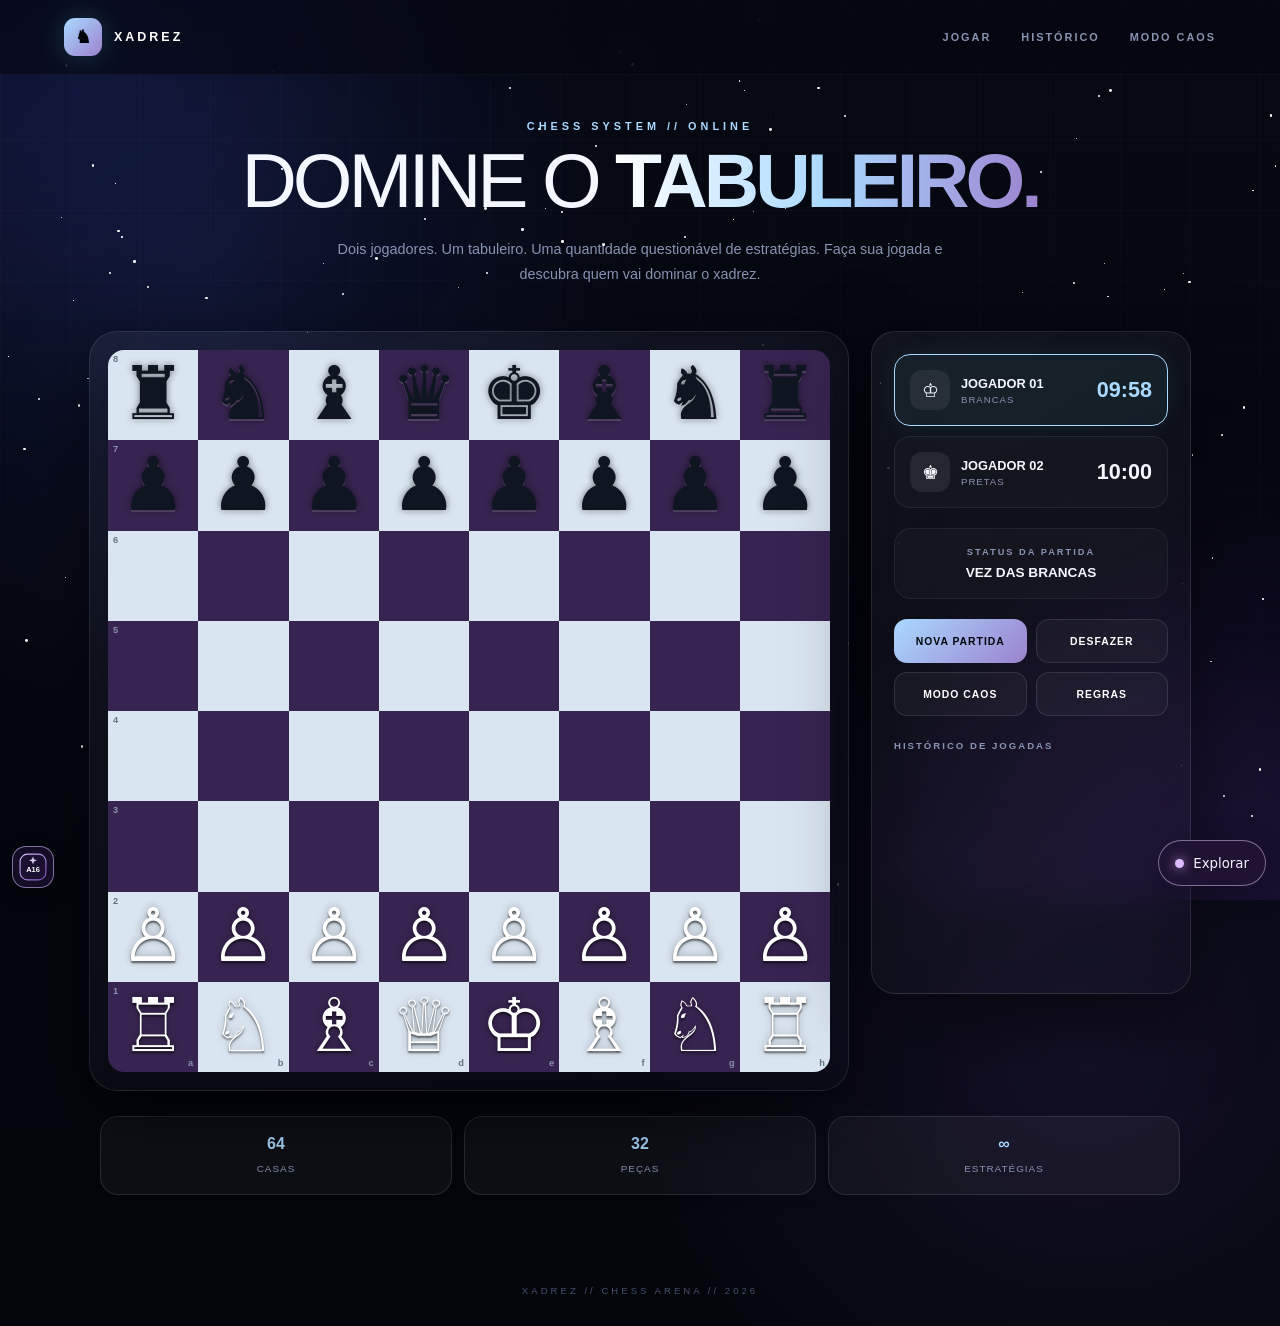
<file: chess.html>
<!DOCTYPE html>
<html lang="pt-BR">
<head>
<meta charset="UTF-8">
<meta name="viewport" content="width=device-width, initial-scale=1.0">
<title>Xadrez | Purple Dreams</title>

<style>
:root {
    --bg:#160b2d;
    --bg2:#211238;
    --white:#f4f7ff;
    --muted:#8993b2;
    --cyan:#63f4ff;
    --blue:#5577ff;
    --purple:#9a6cff;
    --green:#50e7a4;
    --red:#ff586b;
    --light-square:#d9e5f1;
    --dark-square:#382450;
    --panel:rgba(255,255,255,.045);
    --border:rgba(255,255,255,.11);
    --shadow:0 25px 80px rgba(0,0,0,.5);
}

* {
    margin:0;
    padding:0;
    box-sizing:border-box;
}

html {
    scroll-behavior:smooth;
}

body {
    min-height:100vh;
    overflow-x:hidden;
    color:var(--white);
    font-family:Inter,sans-serif;
    background:
        radial-gradient(circle at 15% 20%,rgba(85,119,255,.12),transparent 30%),
        radial-gradient(circle at 85% 80%,rgba(154,108,255,.1),transparent 30%),
        linear-gradient(180deg,#060813,#03050b);
}

.background {
    position:fixed;
    inset:0;
    z-index:-5;
    overflow:hidden;
}

.background::before {
    content:"";
    position:absolute;
    inset:0;
    background-image:
        linear-gradient(rgba(255,255,255,.025) 1px,transparent 1px),
        linear-gradient(90deg,rgba(255,255,255,.025) 1px,transparent 1px);
    background-size:70px 70px;
    mask-image:linear-gradient(to bottom,black,transparent);
}

.glow {
    position:absolute;
    width:500px;
    height:500px;
    border-radius:50%;
    filter:blur(130px);
    opacity:.12;
    animation:floatingGlow 12s ease-in-out infinite alternate;
}

.glow.one {
    background:#405cff;
    left:-200px;
    top:-200px;
}

.glow.two {
    background:#a34dff;
    right:-200px;
    bottom:-200px;
    animation-delay:-5s;
}

@keyframes floatingGlow {
    from {transform:translate(0,0) scale(1)}
    to {transform:translate(80px,60px) scale(1.15)}
}

#stars {
    position:fixed;
    inset:0;
    z-index:-4;
    pointer-events:none;
}

.star {
    position:absolute;
    width:2px;
    height:2px;
    background:white;
    border-radius:50%;
    animation:twinkle var(--duration) infinite;
}

@keyframes twinkle {
    0%,100% {
        opacity:.15;
        transform:scale(.5);
    }
    50% {
        opacity:1;
        transform:scale(1.5);
        box-shadow:0 0 10px white;
    }
}

header {
    position:fixed;
    top:0;
    left:0;
    width:100%;
    height:75px;
    z-index:100;
    display:flex;
    align-items:center;
    justify-content:space-between;
    padding:0 5%;
    background:rgba(5,7,17,.65);
    backdrop-filter:blur(18px);
    border-bottom:1px solid rgba(255,255,255,.04);
}

.logo {
    display:flex;
    align-items:center;
    gap:12px;
    color:white;
    text-decoration:none;
}

.logo-mark {
    width:38px;
    height:38px;
    display:grid;
    place-items:center;
    border-radius:11px;
    color:#02050c;
    font-size:18px;
    font-weight:900;
    background:linear-gradient(135deg,var(--cyan),var(--blue));
    box-shadow:0 0 30px rgba(99,244,255,.2);
}

.logo-text {
    font-size:.78rem;
    font-weight:800;
    letter-spacing:3px;
}

nav {
    display:flex;
    gap:30px;
}

nav a {
    color:var(--muted);
    text-decoration:none;
    font-size:.68rem;
    font-weight:700;
    letter-spacing:2px;
    transition:.25s;
}

nav a:hover {
    color:var(--cyan);
}

main {
    width:min(1250px,92%);
    margin:auto;
    padding-top:120px;
    padding-bottom:60px;
}

.hero {
    text-align:center;
    margin-bottom:45px;
}

.eyebrow {
    color:var(--cyan);
    font-size:.68rem;
    font-weight:800;
    letter-spacing:4px;
    margin-bottom:14px;
}

.hero h1 {
    font-size:clamp(2.7rem,6vw,5.5rem);
    line-height:.9;
    letter-spacing:-4px;
    font-weight:300;
}

.hero h1 strong {
    font-weight:900;
    background:linear-gradient(90deg,#fff,var(--cyan),var(--blue));
    background-clip:text;
    -webkit-background-clip:text;
    color:transparent;
}

.hero p {
    max-width:650px;
    margin:22px auto 0;
    color:var(--muted);
    line-height:1.7;
    font-size:.9rem;
}

.game-layout {
    display:grid;
    grid-template-columns:minmax(0,760px) 320px;
    gap:22px;
    align-items:start;
    justify-content:center;
}

.board-container {
    padding:18px;
    border:1px solid var(--border);
    border-radius:28px;
    background:linear-gradient(145deg,rgba(255,255,255,.06),rgba(255,255,255,.015));
    box-shadow:var(--shadow);
    backdrop-filter:blur(18px);
}

.board {
    width:100%;
    aspect-ratio:1;
    display:grid;
    grid-template-columns:1fr;
    grid-template-rows:repeat(8,minmax(0,1fr));
    overflow:hidden;
    border-radius:16px;
    box-shadow:0 20px 50px rgba(0,0,0,.4),0 0 50px rgba(85,119,255,.08);
}

.board-row {
    display:grid;
    grid-template-columns:repeat(8,minmax(0,1fr));
    min-height:0;
}

.square {
    position:relative;
    display:grid;
    place-items:center;
    cursor:pointer;
    user-select:none;
    touch-action:manipulation;
    transition:filter .15s,transform .15s;
}

.square:focus-visible,
.btn:focus-visible,
.close:focus-visible,
nav a:focus-visible,
.logo:focus-visible {
    outline:3px solid var(--cyan);
    outline-offset:2px;
    z-index:3;
}

.square.light {
    background:var(--light-square);
}

.square.dark {
    background:var(--dark-square);
}

.square:hover {
    filter:brightness(1.08);
}

.square.selected {
    box-shadow:
        inset 0 0 0 4px var(--cyan),
        inset 0 0 30px rgba(99,244,255,.35);
}

.square.valid::after {
    content:"";
    width:22%;
    height:22%;
    border-radius:50%;
    background:rgba(20,40,60,.45);
    position:absolute;
}

.square.capture::after {
    content:"";
    position:absolute;
    inset:8%;
    border-radius:50%;
    border:5px solid rgba(255,70,90,.55);
}

.square.check {
    box-shadow:
        inset 0 0 0 5px var(--red),
        inset 0 0 35px rgba(255,60,80,.65);
    animation:kingCheck .8s infinite alternate;
}

@keyframes kingCheck {
    from {filter:brightness(1)}
    to {filter:brightness(1.2)}
}

.piece {
    position:relative;
    z-index:2;
    font-family:"Segoe UI Symbol","Noto Sans Symbols 2",serif;
    font-size:clamp(2rem,7vw,4.6rem);
    line-height:1;
    transition:transform .15s,filter .15s;
}

.square:hover .piece {
    transform:scale(1.06);
}

.piece.white {
    color:#fff;
    text-shadow:0 2px 2px rgba(0,0,0,.55),0 0 8px rgba(0,0,0,.3);
}

.piece.black {
    color:#101621;
    text-shadow:0 2px 0 rgba(255,255,255,.15),0 0 7px rgba(0,0,0,.5);
}

.coordinate {
    position:absolute;
    font-size:.58rem;
    font-weight:800;
    pointer-events:none;
    opacity:.65;
}

.coordinate.rank {
    left:5px;
    top:4px;
}

.coordinate.file {
    right:5px;
    bottom:4px;
}

.light .coordinate {
    color:#26364e;
}

.dark .coordinate {
    color:#b7c6df;
}

.panel {
    border:1px solid var(--border);
    border-radius:24px;
    background:linear-gradient(145deg,rgba(255,255,255,.055),rgba(255,255,255,.015));
    backdrop-filter:blur(18px);
    padding:22px;
    box-shadow:var(--shadow);
}

.player {
    display:flex;
    align-items:center;
    justify-content:space-between;
    padding:15px;
    border:1px solid rgba(255,255,255,.07);
    border-radius:16px;
    background:rgba(255,255,255,.025);
    margin-bottom:10px;
    transition:.3s;
}

.player.active {
    border-color:var(--cyan);
    background:rgba(99,244,255,.06);
    box-shadow:0 0 25px rgba(99,244,255,.08);
}

.player-info {
    display:flex;
    align-items:center;
    gap:11px;
}

.player-icon {
    width:40px;
    height:40px;
    display:grid;
    place-items:center;
    border-radius:12px;
    background:rgba(255,255,255,.07);
    font-size:1.2rem;
}

.player-name {
    font-size:.8rem;
    font-weight:700;
}

.player-side {
    color:var(--muted);
    font-size:.6rem;
    letter-spacing:1px;
    margin-top:3px;
}

.timer {
    font-size:1.35rem;
    font-weight:800;
    font-variant-numeric:tabular-nums;
}

.active .timer {
    color:var(--cyan);
}

.status {
    margin:20px 0;
    padding:18px;
    border-radius:17px;
    text-align:center;
    background:rgba(255,255,255,.025);
    border:1px solid rgba(255,255,255,.06);
}

.status.check {
    border-color:rgba(255,88,107,.7);
    background:rgba(255,88,107,.08);
}

.status.mate {
    border-color:var(--red);
    background:rgba(255,88,107,.13);
}

.status.stalemate {
    border-color:var(--purple);
    background:rgba(154,108,255,.1);
}

.status-label {
    color:var(--muted);
    font-size:.58rem;
    font-weight:700;
    letter-spacing:2px;
    margin-bottom:8px;
}

.status-text {
    font-size:.85rem;
    font-weight:800;
}

.buttons {
    display:grid;
    grid-template-columns:1fr 1fr;
    gap:9px;
}

button {
    font-family:inherit;
}

.btn {
    border:1px solid var(--border);
    border-radius:13px;
    padding:13px 10px;
    color:white;
    background:rgba(255,255,255,.04);
    cursor:pointer;
    font-size:.65rem;
    font-weight:800;
    letter-spacing:1px;
    transition:.25s;
    min-height:44px;
}

.btn:hover {
    transform:translateY(-2px);
    border-color:var(--cyan);
    background:rgba(99,244,255,.07);
}

.btn.primary {
    color:#02070b;
    border:none;
    background:linear-gradient(135deg,var(--cyan),var(--blue));
}

.history-title {
    margin-top:24px;
    color:var(--muted);
    font-size:.6rem;
    font-weight:800;
    letter-spacing:2px;
}

.history {
    height:210px;
    overflow-y:auto;
    margin-top:10px;
    padding-right:5px;
}

.history::-webkit-scrollbar {
    width:4px;
}

.history::-webkit-scrollbar-thumb {
    background:#33415e;
    border-radius:10px;
}

.move {
    display:grid;
    grid-template-columns:30px 1fr 1fr;
    padding:8px 4px;
    border-bottom:1px solid rgba(255,255,255,.04);
    color:#aeb8d4;
    font-size:.68rem;
}

.move-number {
    color:#56617e;
}

.move-check {
    color:var(--red);
    font-weight:900;
}

footer {
    text-align:center;
    padding:30px;
    color:#46506d;
    font-size:.6rem;
    letter-spacing:3px;
}

.bottom-info {
    max-width:1080px;
    margin:25px auto 0;
    display:grid;
    grid-template-columns:repeat(3,1fr);
    gap:12px;
}

.info {
    padding:18px;
    border:1px solid var(--border);
    border-radius:18px;
    background:var(--panel);
    text-align:center;
}

.info strong {
    display:block;
    color:var(--cyan);
    font-size:1rem;
    margin-bottom:5px;
}

.info span {
    color:var(--muted);
    font-size:.62rem;
    letter-spacing:1px;
}

.modal {
    position:fixed;
    inset:0;
    z-index:999;
    display:grid;
    place-items:center;
    padding:20px;
    background:rgba(0,0,0,.8);
    backdrop-filter:blur(15px);
    opacity:0;
    pointer-events:none;
    transition:.3s;
}

.modal.active {
    opacity:1;
    pointer-events:auto;
}

.modal-box {
    width:min(500px,100%);
    padding:35px;
    border-radius:25px;
    border:1px solid var(--border);
    background:#090d1b;
    text-align:center;
    box-shadow:0 30px 100px rgba(0,0,0,.7);
    transform:scale(.9) translateY(20px);
    transition:.3s;
}

.modal.active .modal-box {
    transform:scale(1) translateY(0);
}

.modal-box h2 {
    font-size:2rem;
    margin-bottom:12px;
}

.modal-box p {
    color:var(--muted);
    line-height:1.7;
    font-size:.85rem;
}

.close {
    float:right;
    width:35px;
    height:35px;
    border:none;
    border-radius:50%;
    color:white;
    background:rgba(255,255,255,.07);
    cursor:pointer;
    font-size:1.2rem;
}

.chaos {
    position:fixed;
    z-index:9999;
    pointer-events:none;
    font-size:1.8rem;
    animation:chaosFly 2.5s ease-out forwards;
}

@keyframes chaosFly {
    0% {
        transform:translate(0,0) scale(.2) rotate(0);
        opacity:1;
    }
    100% {
        transform:translate(var(--x),-500px) scale(1.5) rotate(400deg);
        opacity:0;
    }
}

@media(max-width:1000px) {
    .game-layout {
        grid-template-columns:1fr;
    }

    .panel {
        max-width:760px;
        margin:auto;
        width:100%;
    }

    .bottom-info {
        grid-template-columns:1fr;
    }
}

@media(max-width:650px) {
    header {
        padding:0 20px;
    }

    nav {
        display:none;
    }

    main {
        width:100%;
        padding-top:105px;
    }

    .hero,
    .panel,
    .bottom-info {
        margin-left:12px;
        margin-right:12px;
    }

    .panel {
        width:calc(100% - 24px);
    }

    .bottom-info {
        width:calc(100% - 24px);
        margin-left:auto;
        margin-right:auto;
    }

    .game-layout {
        gap:14px;
    }

    .hero h1 {
        letter-spacing:-2px;
    }

    .board-container {
        padding:5px;
        border-radius:18px;
    }

    .board {
        border-radius:10px;
    }

    .piece {
        font-size:clamp(1.8rem,10vw,3.5rem);
    }

    .coordinate {
        font-size:.45rem;
    }

    .panel {
        padding:15px;
    }

    .btn {
        min-height:48px;
        padding:12px 8px;
        letter-spacing:.5px;
    }
}
</style>
  <link rel="stylesheet" href="assets/css/purple-dreams-brand.css">
    <link rel="stylesheet" href="assets/css/site-navigation.css">
  <link rel="icon" type="image/svg+xml" href="assets/images/a16-mark.svg">
  <link rel="stylesheet" href="assets/css/a16-mark.css">
  <link rel="stylesheet" href="assets/vendor/bootstrap-icons/font/bootstrap-icons.min.css">
</head>

<body>
<a class="a16-signature" href="index.html" aria-label="A16 — voltar ao início"><img src="assets/images/a16-mark.svg" alt="A16"></a>


<div class="background">
    <div class="glow one"></div>
    <div class="glow two"></div>
</div>

<div id="stars"></div>

<header>
    <a href="#" class="logo">
        <div class="logo-mark">♞</div>
        <span class="logo-text">XADREZ</span>
    </a>

    <nav>
        <a href="#jogo">JOGAR</a>
        <a href="#historico">HISTÓRICO</a>
        <a href="#" onclick="ativarCaos();return false;">MODO CAOS</a>
    </nav>
</header>

<main>

<section class="hero">
    <div class="eyebrow">CHESS SYSTEM // ONLINE</div>

    <h1>
        DOMINE O <strong>TABULEIRO.</strong>
    </h1>

    <p>
        Dois jogadores. Um tabuleiro.
        Uma quantidade questionável de estratégias.
            Faça sua jogada e descubra quem vai dominar o xadrez.
    </p>
</section>

<section id="jogo">

<div class="game-layout">

<div class="board-container">
    <div class="board" id="board" role="grid" aria-label="Tabuleiro de xadrez. Use as setas para navegar pelas casas e Enter ou Espaço para selecionar."></div>
</div>

<aside class="panel">

<div class="player active" id="whitePlayer">
    <div class="player-info">
        <div class="player-icon">♔</div>

        <div>
            <div class="player-name">JOGADOR 01</div>
            <div class="player-side">BRANCAS</div>
        </div>
    </div>

    <div class="timer" id="whiteTimer">10:00</div>
</div>

<div class="player" id="blackPlayer">
    <div class="player-info">
        <div class="player-icon">♚</div>

        <div>
            <div class="player-name">JOGADOR 02</div>
            <div class="player-side">PRETAS</div>
        </div>
    </div>

    <div class="timer" id="blackTimer">10:00</div>
</div>

<div class="status" id="statusBox">
    <div class="status-label">STATUS DA PARTIDA</div>
        <div class="status-text" id="status" aria-live="polite" aria-atomic="true">
        VEZ DAS BRANCAS
    </div>
</div>

<div class="buttons">
    <button class="btn primary" onclick="novoJogo()">
        NOVA PARTIDA
    </button>

    <button class="btn" onclick="desfazerJogada()">
        DESFAZER
    </button>

    <button class="btn" onclick="ativarCaos()">
        MODO CAOS
    </button>

    <button class="btn" onclick="mostrarRegras()">
        REGRAS
    </button>
</div>

<div id="historico">
    <div class="history-title">
        HISTÓRICO DE JOGADAS
    </div>

    <div class="history" id="history"></div>
</div>

</aside>

</div>

</section>

<div class="bottom-info">
    <div class="info">
        <strong>64</strong>
        <span>CASAS</span>
    </div>

    <div class="info">
        <strong>32</strong>
        <span>PEÇAS</span>
    </div>

    <div class="info">
        <strong>∞</strong>
        <span>ESTRATÉGIAS</span>
    </div>
</div>

</main>

<footer>
    XADREZ // CHESS ARENA // 2026
</footer>

<div class="modal" id="modal" aria-hidden="true" inert>
    <div class="modal-box" role="dialog" aria-modal="true" aria-labelledby="modalTitle" aria-describedby="modalText" tabindex="-1">

        <button class="close" type="button" aria-label="Fechar diálogo" onclick="fecharModal()">
            ×
        </button>

        <h2 id="modalTitle">
            XADREZ
        </h2>

        <p id="modalText">
            Informação.
        </p>

    </div>
</div>

<script>

/* =========================================================
   ESTRELAS
========================================================= */

const stars = document.getElementById("stars");

for(let i = 0; i < 180; i++){

    const star = document.createElement("div");

    star.className = "star";

    const size = Math.random() * 2.5 + .5;

    star.style.width = size + "px";
    star.style.height = size + "px";

    star.style.left = Math.random() * 100 + "%";
    star.style.top = Math.random() * 100 + "%";

    star.style.setProperty(
        "--duration",
        Math.random() * 4 + 2 + "s"
    );

    stars.appendChild(star);
}


/* =========================================================
   TABULEIRO INICIAL
========================================================= */

const initialBoard = [
    ["♜","♞","♝","♛","♚","♝","♞","♜"],
    ["♟","♟","♟","♟","♟","♟","♟","♟"],
    ["","","","","","","",""],
    ["","","","","","","",""],
    ["","","","","","","",""],
    ["","","","","","","",""],
    ["♙","♙","♙","♙","♙","♙","♙","♙"],
    ["♖","♘","♗","♕","♔","♗","♘","♖"]
];

let boardState;

let currentPlayer = "white";

let selectedSquare = null;

let validMoves = [];

let moveHistory = [];

let gameOver = false;

let castlingRights = {
    whiteKingSide:true,
    whiteQueenSide:true,
    blackKingSide:true,
    blackQueenSide:true
};

let enPassantTarget = null;

let focusedSquare = {row:7,col:0};

let timers = {
    white:600,
    black:600
};

let timerInterval;

const files = [
    "a","b","c","d",
    "e","f","g","h"
];


/* =========================================================
   IDENTIFICAÇÃO DE PEÇAS
========================================================= */

function getPieceColor(piece){

    if(!piece) return null;

    return "♔♕♖♗♘♙".includes(piece)
        ? "white"
        : "black";
}


function getOpponent(color){
    return color === "white"
        ? "black"
        : "white";
}


function clearRookCastlingRight(row,col,color){
    const homeRow = color === "white" ? 7 : 0;
    if(row !== homeRow) return;
    if(col === 7) castlingRights[color + "KingSide"] = false;
    if(col === 0) castlingRights[color + "QueenSide"] = false;
}


function isKing(piece){
    return piece === "♔" || piece === "♚";
}


function isPawn(piece){
    return piece === "♙" || piece === "♟";
}


function getPieceName(piece){
    const names = {
        "♔":"rei branco","♕":"dama branca","♖":"torre branca",
        "♗":"bispo branco","♘":"cavalo branco","♙":"peão branco",
        "♚":"rei preto","♛":"dama preta","♜":"torre preta",
        "♝":"bispo preto","♞":"cavalo preto","♟":"peão preto"
    };
    return names[piece] || "casa vazia";
}


/* =========================================================
   POSIÇÃO
========================================================= */

function inside(row,col){
    return (
        row >= 0 &&
        row < 8 &&
        col >= 0 &&
        col < 8
    );
}


function cloneBoard(board){
    return board.map(row => [...row]);
}


/* =========================================================
   ENCONTRA O REI
========================================================= */

function findKing(color){

    const king = color === "white"
        ? "♔"
        : "♚";

    for(let row = 0; row < 8; row++){

        for(let col = 0; col < 8; col++){

            if(boardState[row][col] === king){

                return {
                    row,
                    col
                };
            }
        }
    }

    return null;
}


/* =========================================================
   ATAQUES
   IMPORTANTE:
   Aqui descobrimos se uma casa está sendo atacada.
========================================================= */

function isSquareAttacked(row,col,attackerColor){

    /*
        PEÕES
    */

    const pawn = attackerColor === "white"
        ? "♙"
        : "♟";

    const pawnDirection =
        attackerColor === "white"
        ? -1
        : 1;

    const pawnRow = row - pawnDirection;

    for(const dc of [-1,1]){

        const pc = col + dc;

        if(
            inside(pawnRow,pc) &&
            boardState[pawnRow][pc] === pawn
        ){
            return true;
        }
    }


    /*
        CAVALOS
    */

    const knight = attackerColor === "white"
        ? "♘"
        : "♞";

    const knightMoves = [
        [-2,-1],
        [-2,1],
        [-1,-2],
        [-1,2],
        [1,-2],
        [1,2],
        [2,-1],
        [2,1]
    ];

    for(const [dr,dc] of knightMoves){

        const r = row + dr;
        const c = col + dc;

        if(
            inside(r,c) &&
            boardState[r][c] === knight
        ){
            return true;
        }
    }


    /*
        REI
    */

    const king = attackerColor === "white"
        ? "♔"
        : "♚";

    for(let dr = -1; dr <= 1; dr++){

        for(let dc = -1; dc <= 1; dc++){

            if(dr === 0 && dc === 0)
                continue;

            const r = row + dr;
            const c = col + dc;

            if(
                inside(r,c) &&
                boardState[r][c] === king
            ){
                return true;
            }
        }
    }


    /*
        TORRES / DAMAS
    */

    const rook = attackerColor === "white"
        ? "♖"
        : "♜";

    const queen = attackerColor === "white"
        ? "♕"
        : "♛";

    const straightDirections = [
        [-1,0],
        [1,0],
        [0,-1],
        [0,1]
    ];

    for(const [dr,dc] of straightDirections){

        let r = row + dr;
        let c = col + dc;

        while(inside(r,c)){

            const piece = boardState[r][c];

            if(piece){

                if(
                    piece === rook ||
                    piece === queen
                ){
                    return true;
                }

                break;
            }

            r += dr;
            c += dc;
        }
    }


    /*
        BISPOS / DAMAS
    */

    const bishop = attackerColor === "white"
        ? "♗"
        : "♝";

    const diagonalDirections = [
        [-1,-1],
        [-1,1],
        [1,-1],
        [1,1]
    ];

    for(const [dr,dc] of diagonalDirections){

        let r = row + dr;
        let c = col + dc;

        while(inside(r,c)){

            const piece = boardState[r][c];

            if(piece){

                if(
                    piece === bishop ||
                    piece === queen
                ){
                    return true;
                }

                break;
            }

            r += dr;
            c += dc;
        }
    }

    return false;
}


/* =========================================================
   XEQUE
========================================================= */

function isInCheck(color){

    const kingPosition = findKing(color);

    /*
        Se o rei não existir, consideramos a posição
        inválida para aquele lado.
    */

    if(!kingPosition){
        return true;
    }

    return isSquareAttacked(
        kingPosition.row,
        kingPosition.col,
        getOpponent(color)
    );
}


/* =========================================================
   MOVIMENTOS BÁSICOS
========================================================= */

function getPseudoMoves(row,col){

    const piece = boardState[row][col];

    if(!piece)
        return [];

    const color = getPieceColor(piece);

    let moves = [];


    /* ===============================
       PEÃO
    =============================== */

    if(isPawn(piece)){

        const direction =
            color === "white"
            ? -1
            : 1;

        const startRow =
            color === "white"
            ? 6
            : 1;

        const nextRow =
            row + direction;

        /*
            Movimento normal
        */

        if(
            inside(nextRow,col) &&
            !boardState[nextRow][col]
        ){

            moves.push({
                row:nextRow,
                col
            });

            /*
                Dois quadrados
            */

            const doubleRow =
                row + direction * 2;

            if(
                row === startRow &&
                !boardState[doubleRow][col]
            ){

                moves.push({
                    row:doubleRow,
                    col
                });
            }
        }

        /*
            Capturas
        */

        for(const dc of [-1,1]){

            const nr = row + direction;
            const nc = col + dc;

            if(
                inside(nr,nc) &&
                boardState[nr][nc] &&
                getPieceColor(boardState[nr][nc]) !== color
            ){

                moves.push({
                    row:nr,
                    col:nc
                });
            }

            if(
                enPassantTarget &&
                enPassantTarget.row === nr &&
                enPassantTarget.col === nc &&
                !boardState[nr][nc]
            ){
                moves.push({row:nr,col:nc,enPassant:true});
            }
        }
    }


    /* ===============================
       TORRE
    =============================== */

    if(piece === "♖" || piece === "♜"){

        moves.push(
            ...lineMoves(
                row,
                col,
                color,
                [
                    [-1,0],
                    [1,0],
                    [0,-1],
                    [0,1]
                ]
            )
        );
    }


    /* ===============================
       BISPO
    =============================== */

    if(piece === "♗" || piece === "♝"){

        moves.push(
            ...lineMoves(
                row,
                col,
                color,
                [
                    [-1,-1],
                    [-1,1],
                    [1,-1],
                    [1,1]
                ]
            )
        );
    }


    /* ===============================
       DAMA
    =============================== */

    if(piece === "♕" || piece === "♛"){

        moves.push(
            ...lineMoves(
                row,
                col,
                color,
                [
                    [-1,0],
                    [1,0],
                    [0,-1],
                    [0,1],
                    [-1,-1],
                    [-1,1],
                    [1,-1],
                    [1,1]
                ]
            )
        );
    }


    /* ===============================
       CAVALO
    =============================== */

    if(piece === "♘" || piece === "♞"){

        const jumps = [
            [-2,-1],
            [-2,1],
            [-1,-2],
            [-1,2],
            [1,-2],
            [1,2],
            [2,-1],
            [2,1]
        ];

        for(const [dr,dc] of jumps){

            const nr = row + dr;
            const nc = col + dc;

            if(
                inside(nr,nc) &&
                (
                    !boardState[nr][nc] ||
                    getPieceColor(boardState[nr][nc]) !== color
                )
            ){

                moves.push({
                    row:nr,
                    col:nc
                });
            }
        }
    }


    /* ===============================
       REI
    =============================== */

    if(piece === "♔" || piece === "♚"){

        for(let dr = -1; dr <= 1; dr++){

            for(let dc = -1; dc <= 1; dc++){

                if(dr === 0 && dc === 0)
                    continue;

                const nr = row + dr;
                const nc = col + dc;

                if(
                    inside(nr,nc) &&
                    (
                        !boardState[nr][nc] ||
                        getPieceColor(boardState[nr][nc]) !== color
                    )
                ){

                    moves.push({
                        row:nr,
                        col:nc
                    });
                }
            }
        }

        const homeRow = color === "white" ? 7 : 0;
        if(row === homeRow && col === 4 && !isInCheck(color)){
            const kingSideKey = color + "KingSide";
            const queenSideKey = color + "QueenSide";
            const rook = color === "white" ? "♖" : "♜";

            if(
                castlingRights[kingSideKey] &&
                boardState[homeRow][7] === rook &&
                !boardState[homeRow][5] &&
                !boardState[homeRow][6] &&
                isCastlePathSafe(homeRow,5,color) &&
                isCastlePathSafe(homeRow,6,color)
            ){
                moves.push({row:homeRow,col:6,castle:"kingSide"});
            }

            if(
                castlingRights[queenSideKey] &&
                boardState[homeRow][0] === rook &&
                !boardState[homeRow][1] &&
                !boardState[homeRow][2] &&
                !boardState[homeRow][3] &&
                isCastlePathSafe(homeRow,3,color) &&
                isCastlePathSafe(homeRow,2,color)
            ){
                moves.push({row:homeRow,col:2,castle:"queenSide"});
            }
        }
    }

    return moves;
}


function isCastlePathSafe(row,col,color){
    const previousBoard = boardState;
    const simulated = cloneBoard(boardState);
    simulated[row][col] = simulated[row][4];
    simulated[row][4] = "";
    boardState = simulated;
    const safe = !isSquareAttacked(row,col,getOpponent(color));
    boardState = previousBoard;
    return safe;
}


/* =========================================================
   MOVIMENTOS DE LINHA
========================================================= */

function lineMoves(row,col,color,directions){

    const moves = [];

    for(const [dr,dc] of directions){

        let r = row + dr;
        let c = col + dc;

        while(inside(r,c)){

            if(!boardState[r][c]){

                moves.push({
                    row:r,
                    col:c
                });

            }else{

                if(
                    getPieceColor(boardState[r][c]) !== color
                ){

                    moves.push({
                        row:r,
                        col:c
                    });
                }

                break;
            }

            r += dr;
            c += dc;
        }
    }

    return moves;
}


/* =========================================================
   SIMULA MOVIMENTO
========================================================= */

function simulateMove(fromRow,fromCol,toRow,toCol){

    const oldBoard = boardState;

    const simulated = cloneBoard(boardState);

    simulated[toRow][toCol] =
        simulated[fromRow][fromCol];

    simulated[fromRow][fromCol] = "";

    boardState = simulated;

    return oldBoard;
}


/* =========================================================
   MOVIMENTOS LEGAIS
   AQUI ESTÁ O CORAÇÃO DO CHECKMATE.
========================================================= */

function getLegalMoves(row,col){

    const piece = boardState[row][col];

    if(!piece)
        return [];

    const color = getPieceColor(piece);

    /*
        Primeiro pegamos todos os movimentos possíveis
        da peça.
    */

    const pseudoMoves =
        getPseudoMoves(row,col);

    const legalMoves = [];


    for(const move of pseudoMoves){

        const oldBoard = boardState;

        /*
            Simula o movimento.
        */

        boardState = cloneBoard(boardState);

        boardState[move.row][move.col] =
            boardState[row][col];

        boardState[row][col] = "";

        if(move.enPassant){
            boardState[row][move.col] = "";
        }

        if(move.castle){
            const rookFromCol = move.castle === "kingSide" ? 7 : 0;
            const rookToCol = move.castle === "kingSide" ? 5 : 3;
            boardState[row][rookToCol] = boardState[row][rookFromCol];
            boardState[row][rookFromCol] = "";
        }


        /*
            Se o movimento deixa o próprio rei em xeque,
            ele é ILEGAL.
        */

        const stillInCheck =
            isInCheck(color);


        /*
            Restaura o tabuleiro.
        */

        boardState = oldBoard;


        if(!stillInCheck){

            legalMoves.push(move);
        }
    }

    return legalMoves;
}


/* =========================================================
   TODOS OS MOVIMENTOS DO JOGADOR
========================================================= */

function getAllLegalMoves(color){

    const moves = [];

    for(let row = 0; row < 8; row++){

        for(let col = 0; col < 8; col++){

            const piece = boardState[row][col];

            if(
                piece &&
                getPieceColor(piece) === color
            ){

                const legal =
                    getLegalMoves(row,col);

                if(legal.length){

                    moves.push({
                        from:{
                            row,
                            col
                        },
                        moves:legal
                    });
                }
            }
        }
    }

    return moves;
}


/* =========================================================
   TEM MOVIMENTO?
========================================================= */

function hasLegalMoves(color){

    const allMoves =
        getAllLegalMoves(color);

    return allMoves.length > 0;
}


/* =========================================================
   XEQUE-MATE
========================================================= */

function isCheckmate(color){

    return (
        isInCheck(color) &&
        !hasLegalMoves(color)
    );
}


/* =========================================================
   AFOGAMENTO / STALEMATE
========================================================= */

function isStalemate(color){

    return (
        !isInCheck(color) &&
        !hasLegalMoves(color)
    );
}


/* =========================================================
   RENDER DO TABULEIRO
========================================================= */

function renderBoard(){

    const board =
        document.getElementById("board");

    const hadBoardFocus = board.contains(document.activeElement);
    if(hadBoardFocus){
        focusedSquare = {
            row:Number(document.activeElement.dataset.row),
            col:Number(document.activeElement.dataset.col)
        };
    }

    board.innerHTML = "";


    const checkedColor =
        isInCheck(currentPlayer)
        ? currentPlayer
        : null;


    for(let row = 0; row < 8; row++){

        const rowElement = document.createElement("div");
        rowElement.className = "board-row";
        rowElement.setAttribute("role","row");

        for(let col = 0; col < 8; col++){

            const square =
                document.createElement("div");

            square.className =
                "square " +
                (
                    (row + col) % 2 === 0
                    ? "light"
                    : "dark"
                );

            square.dataset.row = row;
            square.dataset.col = col;
            square.setAttribute("role","gridcell");
            square.tabIndex =
                focusedSquare.row === row && focusedSquare.col === col
                ? 0
                : -1;
            square.setAttribute(
                "aria-label",
                `${files[col]}${8-row}, ${getPieceName(boardState[row][col])}`
            );
            square.setAttribute(
                "aria-selected",
                Boolean(selectedSquare && selectedSquare.row === row && selectedSquare.col === col)
            );


            /*
                Coordenada vertical
            */

            if(col === 0){

                const rank =
                    document.createElement("span");

                rank.className =
                    "coordinate rank";

                rank.textContent =
                    8 - row;

                square.appendChild(rank);
            }


            /*
                Coordenada horizontal
            */

            if(row === 7){

                const file =
                    document.createElement("span");

                file.className =
                    "coordinate file";

                file.textContent =
                    files[col];

                square.appendChild(file);
            }


            const piece =
                boardState[row][col];


            /*
                Marca o rei em xeque.
            */

            if(
                checkedColor &&
                piece === (
                    checkedColor === "white"
                    ? "♔"
                    : "♚"
                )
            ){

                square.classList.add("check");
            }


            /*
                Peça
            */

            if(piece){

                const pieceElement =
                    document.createElement("span");

                pieceElement.className =
                    "piece " +
                    getPieceColor(piece);

                pieceElement.textContent =
                    piece;

                square.appendChild(pieceElement);
            }


            /*
                Seleção
            */

            if(
                selectedSquare &&
                selectedSquare.row === row &&
                selectedSquare.col === col
            ){

                square.classList.add("selected");
            }


            /*
                Movimentos possíveis
            */

            if(
                validMoves.some(
                    move =>
                        move.row === row &&
                        move.col === col
                )
            ){

                if(boardState[row][col]){

                    square.classList.add("capture");

                }else{

                    square.classList.add("valid");
                }
            }


            square.addEventListener(
                "click",
                () => handleSquareClick(row,col)
            );

            square.addEventListener("keydown", event => {
                const offsets = {
                    ArrowUp:[-1,0],ArrowDown:[1,0],
                    ArrowLeft:[0,-1],ArrowRight:[0,1]
                };
                if(offsets[event.key]){
                    event.preventDefault();
                    const [rowOffset,colOffset] = offsets[event.key];
                    const nextRow = Math.max(0,Math.min(7,row+rowOffset));
                    const nextCol = Math.max(0,Math.min(7,col+colOffset));
                    focusedSquare = {row:nextRow,col:nextCol};
                    board.querySelectorAll(".square").forEach(cell => {
                        cell.tabIndex = Number(cell.dataset.row) === nextRow && Number(cell.dataset.col) === nextCol ? 0 : -1;
                    });
                    board.querySelector(`.square[data-row="${nextRow}"][data-col="${nextCol}"]`).focus();
                }else if(event.key === "Enter" || event.key === " "){
                    event.preventDefault();
                    handleSquareClick(row,col);
                }
            });

            rowElement.appendChild(square);
        }

        board.appendChild(rowElement);
    }

    if(hadBoardFocus){
        board.querySelector(`.square[data-row="${focusedSquare.row}"][data-col="${focusedSquare.col}"]`).focus({preventScroll:true});
    }
}


/* =========================================================
   CLIQUE
========================================================= */

function handleSquareClick(row,col){

    if(gameOver)
        return;


    const piece =
        boardState[row][col];


    /*
        Se já existe uma peça selecionada
        e clicamos num movimento válido:
    */

    if(
        selectedSquare &&
        validMoves.some(
            move =>
                move.row === row &&
                move.col === col
        )
    ){

        makeMove(
            selectedSquare.row,
            selectedSquare.col,
            row,
            col
        );

        return;
    }


    /*
        Seleciona peça do jogador atual.
    */

    if(piece){

        const color =
            getPieceColor(piece);

        if(color === currentPlayer){

            selectedSquare = {
                row,
                col
            };

            validMoves =
                getLegalMoves(row,col);

            renderBoard();

            return;
        }
    }


    /*
        Clicou no vazio.
    */

    selectedSquare = null;

    validMoves = [];

    renderBoard();
}


/* =========================================================
   MOVIMENTO
========================================================= */

function makeMove(
    fromRow,
    fromCol,
    toRow,
    toCol
){

    const piece =
        boardState[fromRow][fromCol];

    const move = validMoves.find(
        candidate => candidate.row === toRow && candidate.col === toCol
    ) || {};

    const isEnPassant = Boolean(move.enPassant);
    const isCastle = move.castle || null;
    const captured = isEnPassant
        ? boardState[fromRow][toCol]
        : boardState[toRow][toCol];


    /*
        Salva estado completo para DESFAZER.
    */

    moveHistory.push({

        board:cloneBoard(boardState),

        castlingRights:{...castlingRights},

        enPassantTarget:enPassantTarget ? {...enPassantTarget} : null,

        currentPlayer,

        timers:{
            ...timers
        },

        gameOver,

        historyHTML:
            document.getElementById("history").innerHTML
    });

    if(isKing(piece)){
        castlingRights[currentPlayer + "KingSide"] = false;
        castlingRights[currentPlayer + "QueenSide"] = false;
    }

    if(piece === "♖" || piece === "♜"){
        clearRookCastlingRight(fromRow,fromCol,getPieceColor(piece));
    }

    if(captured === "♖" || captured === "♜"){
        clearRookCastlingRight(toRow,toCol,getPieceColor(captured));
    }

    enPassantTarget = null;


    /*
        Faz o movimento.
    */

    boardState[toRow][toCol] =
        piece;

    boardState[fromRow][fromCol] =
        "";

    if(isEnPassant){
        boardState[fromRow][toCol] = "";
    }

    if(isCastle){
        const rookFromCol = isCastle === "kingSide" ? 7 : 0;
        const rookToCol = isCastle === "kingSide" ? 5 : 3;
        boardState[toRow][rookToCol] = boardState[toRow][rookFromCol];
        boardState[toRow][rookFromCol] = "";
    }

    if(isPawn(piece) && Math.abs(toRow - fromRow) === 2){
        enPassantTarget = {
            row:(fromRow + toRow) / 2,
            col:fromCol
        };
    }


    /*
        PROMOÇÃO AUTOMÁTICA
        Peão chegando no final vira Dama.
    */

    if(piece === "♙" && toRow === 0){

        boardState[toRow][toCol] =
            "♕";
    }

    if(piece === "♟" && toRow === 7){

        boardState[toRow][toCol] =
            "♛";
    }


    /*
        Notação visual.
    */

    const fromNotation =
        files[fromCol] +
        (8 - fromRow);

    const toNotation =
        files[toCol] +
        (8 - toRow);


    let notation =
        `${fromNotation} → ${toNotation}`;

    if(isCastle) notation += " (roque)";
    if(isEnPassant) notation += " × e.p.";
    if(isPawn(piece) && (toRow === 0 || toRow === 7)){
        notation += " = Dama";
    }


    if(captured){

        notation += " ×";
    }


    /*
        Troca jogador.
    */

    currentPlayer =
        getOpponent(currentPlayer);


    /*
        Verifica situação do novo jogador.
    */

    const opponentInCheck =
        isInCheck(currentPlayer);

    const opponentCheckmate =
        isCheckmate(currentPlayer);

    const opponentStalemate =
        isStalemate(currentPlayer);


    /*
        CHECKMATE
    */

    if(opponentCheckmate){

        gameOver = true;

        clearInterval(timerInterval);

        notation += " ♚";

        appendHistory(
            notation,
            true
        );

        updatePanel(
            "checkmate"
        );

        renderBoard();

        mostrarFimDeJogo(
            "XEQUE-MATE!",
            currentPlayer === "white"
                ? "As Pretas venceram!"
                : "As Brancas venceram!"
        );

        return;
    }


    /*
        AFOGAMENTO
    */

    if(opponentStalemate){

        gameOver = true;

        clearInterval(timerInterval);

        appendHistory(
            notation
        );

        updatePanel(
            "stalemate"
        );

        renderBoard();

        mostrarFimDeJogo(
            "EMPATE!",
            "A partida terminou por afogamento."
        );

        return;
    }


    /*
        XEQUE
    */

    if(opponentInCheck){

        notation += " +";
    }


    appendHistory(
        notation,
        opponentInCheck
    );


    selectedSquare = null;

    validMoves = [];


    updatePanel(
        opponentInCheck
            ? "check"
            : "normal"
    );

    renderBoard();
}


/* =========================================================
   HISTÓRICO
========================================================= */

function appendHistory(
    text,
    check = false
){

    const historyEl =
        document.getElementById("history");

    const moveCount =
        historyEl.children.length + 1;

    const div =
        document.createElement("div");

    div.className = "move";

    div.innerHTML = `
        <span class="move-number">
            ${moveCount}.
        </span>

        <span class="${check ? "move-check" : ""}">
            ${text}
        </span>

        <span></span>
    `;

    historyEl.appendChild(div);

    historyEl.scrollTop =
        historyEl.scrollHeight;
}


/* =========================================================
   PAINEL
========================================================= */

function updatePanel(mode = "normal"){

    const whitePlayer =
        document.getElementById("whitePlayer");

    const blackPlayer =
        document.getElementById("blackPlayer");

    const statusText =
        document.getElementById("status");

    const statusBox =
        document.getElementById("statusBox");


    whitePlayer.classList.toggle(
        "active",
        currentPlayer === "white"
    );

    blackPlayer.classList.toggle(
        "active",
        currentPlayer === "black"
    );


    statusBox.classList.remove(
        "check",
        "mate",
        "stalemate"
    );


    if(mode === "check"){

        statusBox.classList.add("check");

        statusText.textContent =
            currentPlayer === "white"
            ? "⚠ XEQUE NAS BRANCAS"
            : "⚠ XEQUE NAS PRETAS";

        return;
    }


    if(mode === "checkmate"){

        statusBox.classList.add("mate");

        statusText.textContent =
            currentPlayer === "white"
            ? "♚ XEQUE-MATE — PRETAS VENCERAM"
            : "♔ XEQUE-MATE — BRANCAS VENCERAM";

        return;
    }


    if(mode === "stalemate"){

        statusBox.classList.add("stalemate");

        statusText.textContent =
            "EMPATE — AFOGAMENTO";

        return;
    }


    statusText.textContent =
        currentPlayer === "white"
        ? "VEZ DAS BRANCAS"
        : "VEZ DAS PRETAS";
}


/* =========================================================
   CRONÔMETRO
========================================================= */

function startTimer(){

    if(timerInterval)
        clearInterval(timerInterval);


    timerInterval =
        setInterval(() => {

            if(gameOver)
                return;


            timers[currentPlayer]--;

            updateTimersDisplay();


            if(timers[currentPlayer] <= 0){

                timers[currentPlayer] = 0;

                gameOver = true;

                clearInterval(timerInterval);

                const loser =
                    currentPlayer;

                const winner =
                    getOpponent(loser);


                document.getElementById("status").textContent =
                    `TEMPO ESGOTADO — ${
                        winner === "white"
                        ? "BRANCAS"
                        : "PRETAS"
                    } VENCERAM`;


                mostrarFimDeJogo(
                    "TEMPO ESGOTADO",
                    winner === "white"
                        ? "As Brancas venceram no tempo."
                        : "As Pretas venceram no tempo."
                );
            }

        },1000);
}


/* =========================================================
   DISPLAY DO TEMPO
========================================================= */

function updateTimersDisplay(){

    const formatTime =
        seconds => {

            const m =
                Math.floor(seconds / 60)
                .toString()
                .padStart(2,"0");

            const s =
                (seconds % 60)
                .toString()
                .padStart(2,"0");

            return `${m}:${s}`;
        };


    document.getElementById(
        "whiteTimer"
    ).textContent =
        formatTime(timers.white);


    document.getElementById(
        "blackTimer"
    ).textContent =
        formatTime(timers.black);
}


/* =========================================================
   NOVA PARTIDA
========================================================= */

function novoJogo(){

    boardState =
        cloneBoard(initialBoard);

    currentPlayer =
        "white";

    selectedSquare =
        null;

    validMoves =
        [];

    moveHistory =
        [];

    gameOver =
        false;

    castlingRights = {
        whiteKingSide:true,
        whiteQueenSide:true,
        blackKingSide:true,
        blackQueenSide:true
    };

    enPassantTarget = null;

    timers = {
        white:600,
        black:600
    };


    document.getElementById(
        "history"
    ).innerHTML = "";


    updatePanel();

    updateTimersDisplay();

    renderBoard();

    startTimer();
}


/* =========================================================
   DESFAZER
========================================================= */

function desfazerJogada(){

    if(moveHistory.length === 0)
        return;


    const lastState =
        moveHistory.pop();


    boardState =
        cloneBoard(lastState.board);

    castlingRights = {...lastState.castlingRights};

    enPassantTarget = lastState.enPassantTarget
        ? {...lastState.enPassantTarget}
        : null;


    currentPlayer =
        lastState.currentPlayer;


    timers = {
        ...lastState.timers
    };


    gameOver =
        lastState.gameOver;


    selectedSquare =
        null;

    validMoves =
        [];


    document.getElementById(
        "history"
    ).innerHTML =
        lastState.historyHTML;


    /*
        Se estava em xeque antes de desfazer,
        restaura o texto correto.
    */

    let mode = "normal";

    if(isCheckmate(currentPlayer)){
        mode = "checkmate";
    }else if(isInCheck(currentPlayer)){
        mode = "check";
    }else if(isStalemate(currentPlayer)){
        mode = "stalemate";
    }


    updatePanel(mode);

    updateTimersDisplay();

    renderBoard();


    if(!gameOver){

        startTimer();
    }
}


/* =========================================================
   MODAL DE FIM DE JOGO
========================================================= */

function mostrarFimDeJogo(
    title,
    text
){

    document.getElementById(
        "modalTitle"
    ).textContent = title;


    document.getElementById(
        "modalText"
    ).textContent = text;


    abrirModal();
}


/* =========================================================
   MODO CAOS
========================================================= */

function ativarCaos(){

    const emojis = [
        "💥",
        "🔥",
        "⚡",
        "✨",
        "🚀",
        "♛",
        "♞",
        "♜",
        "🧨",
        "💀"
    ];


    for(let i = 0; i < 15; i++){

        const chaos =
            document.createElement("div");

        chaos.className =
            "chaos";

        chaos.textContent =
            emojis[
                Math.floor(
                    Math.random() *
                    emojis.length
                )
            ];


        chaos.style.left =
            Math.random() *
            window.innerWidth +
            "px";


        chaos.style.top =
            window.innerHeight - 100 +
            "px";


        chaos.style.setProperty(
            "--x",
            Math.random() * 300 - 150 +
            "px"
        );


        document.body.appendChild(chaos);


        setTimeout(
            () => chaos.remove(),
            2500
        );
    }
}


/* =========================================================
   REGRAS
========================================================= */

function mostrarRegras(){

    document.getElementById(
        "modalTitle"
    ).textContent =
        "REGRAS DO XADREZ";


    document.getElementById(
        "modalText"
    ).textContent =
        "Movimente as peças alternando entre Brancas e Pretas. O Rei não pode permanecer em xeque. Quando um Rei estiver em xeque e não existir nenhum movimento legal para escapar, acontece o XEQUE-MATE. Se o jogador não estiver em xeque mas também não possuir movimentos legais, ocorre AFOGAMENTO e a partida termina empatada. É permitido rocar se o Rei e a Torre ainda não se moveram e as casas do trajeto não estiverem sob ataque. O en passant só pode ser feito imediatamente após um peão adversário avançar duas casas. Peões que chegam ao final do tabuleiro são promovidos automaticamente a Dama.";


    abrirModal();
}


/* =========================================================
   FECHAR MODAL
========================================================= */

function fecharModal(){
    const modal = document.getElementById("modal");
    if(!modal.classList.contains("active")) return;
    modal.classList.remove("active");
    modal.setAttribute("aria-hidden", "true");
    modal.inert = true;
    if(modalReturnFocus && modalReturnFocus.isConnected && typeof modalReturnFocus.focus === "function"){
        modalReturnFocus.focus();
    }
    modalReturnFocus = null;
}


/* =========================================================
   FECHAR MODAL CLICANDO FORA
========================================================= */

let modalReturnFocus = null;

function abrirModal(){
    const modal = document.getElementById("modal");
    if(!modal.classList.contains("active")){
        modalReturnFocus = document.activeElement;
    }
    modal.inert = false;
    modal.setAttribute("aria-hidden", "false");
    modal.classList.add("active");
    modal.querySelector(".close").focus();
}

document.getElementById("modal")
    .addEventListener(
        "click",
        function(event){

            if(event.target === this){

                fecharModal();
            }
        }
    );


/* =========================================================
   TECLA ESC
========================================================= */

document.addEventListener(
    "keydown",
    event => {

        if(event.key === "Escape"){
            if(document.getElementById("modal").classList.contains("active")){
                event.preventDefault();
                fecharModal();
            }
        }

        if(event.key === "Tab" && document.getElementById("modal").classList.contains("active")){
            const closeButton = document.querySelector("#modal .close");
            event.preventDefault();
            closeButton.focus();
        }
    }
);


/* =========================================================
   INICIAR
========================================================= */

novoJogo();

</script>

    <script src="assets/js/site-navigation.js"></script>
</body>
</html>
</file>
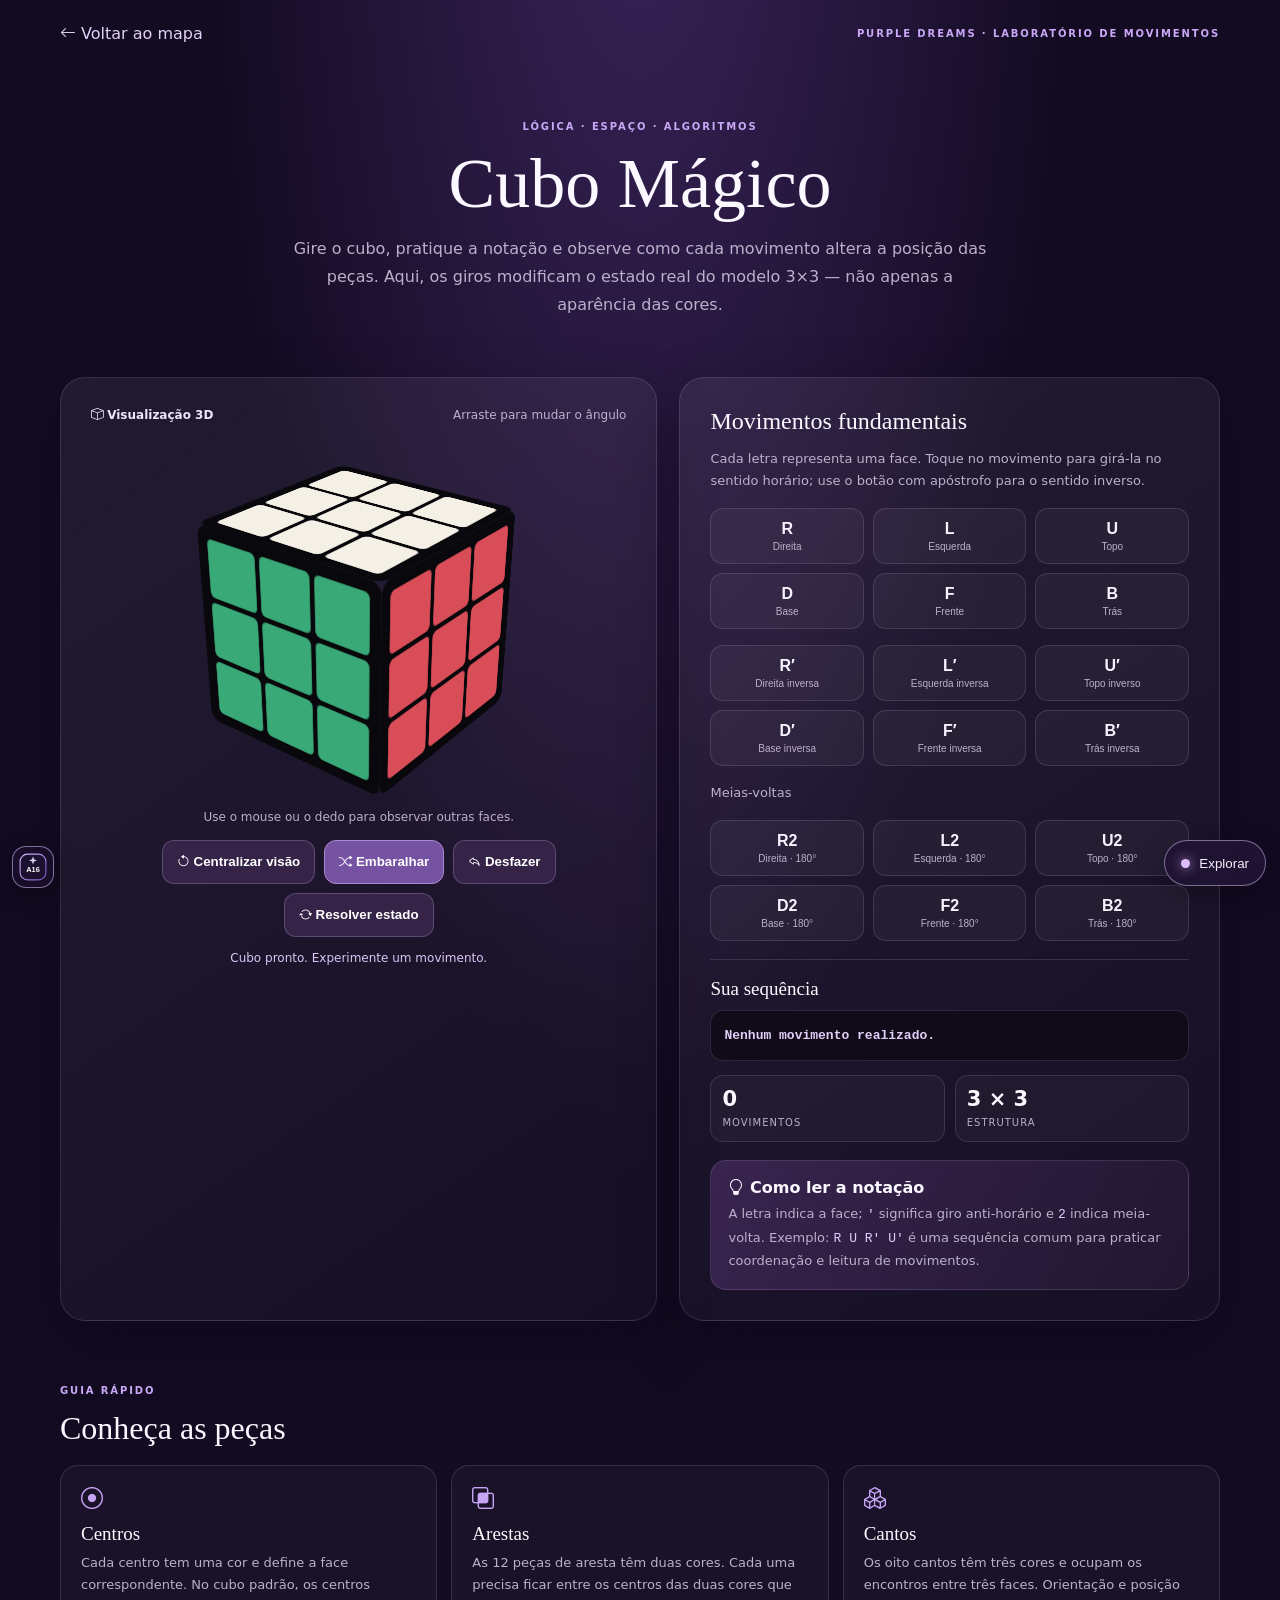
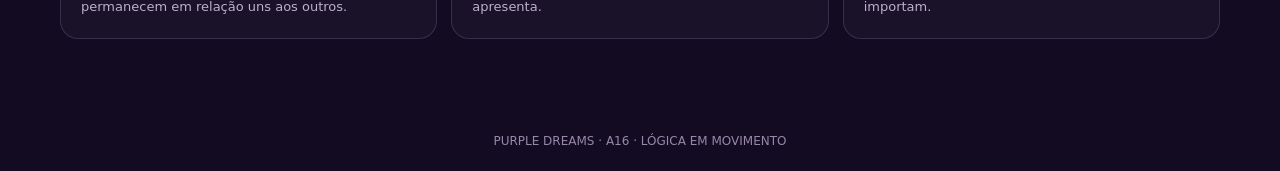
<file: cubo.html>
<!doctype html>
<html lang="pt-BR">
<head>
<meta charset="utf-8"><meta name="viewport" content="width=device-width,initial-scale=1"><meta name="theme-color" content="#160b2d">
<title>Cubo Mágico | Purple Dreams A16</title><meta name="description" content="Explore um cubo mágico 3×3 interativo, aprenda a notação e pratique movimentos reais.">
<link rel="icon" type="image/svg+xml" href="assets/images/a16-mark.svg"><link rel="stylesheet" href="assets/css/purple-dreams-brand.css"><link rel="stylesheet" href="assets/css/site-navigation.css"><link rel="stylesheet" href="assets/css/a16-mark.css"><link rel="stylesheet" href="assets/vendor/bootstrap-icons/font/bootstrap-icons.min.css">
<style>
:root{color-scheme:dark;--bg:#130b22;--panel:#201532;--panel2:#291b3d;--line:rgba(229,213,255,.14);--muted:#bcb0cb;--accent:#c7a5f6;--ink:#fbf8ff}*{box-sizing:border-box}body{margin:0;background:radial-gradient(ellipse at 50% -15%,#3b245b 0,transparent 48%),var(--bg);color:var(--ink);font-family:Inter,system-ui,sans-serif}.wrap{width:min(1160px,92%);margin:auto}.top{display:flex;align-items:center;justify-content:space-between;gap:16px;padding:24px 0}.top a{color:#e1d1f6;text-decoration:none}.eyebrow{font-size:10px;letter-spacing:.19em;font-weight:750;color:#c9a8f6}.hero{text-align:center;padding:48px 0 30px}.hero h1{font:500 clamp(40px,7vw,70px)/1.04 Georgia,serif;margin:14px 0}.hero p{max-width:700px;margin:auto;color:var(--muted);line-height:1.75}.workspace{display:grid;grid-template-columns:minmax(0,1.05fr) minmax(300px,.95fr);gap:22px;margin:28px auto 58px}.panel{min-width:0;background:linear-gradient(145deg,rgba(255,255,255,.065),rgba(255,255,255,.018));border:1px solid var(--line);border-radius:25px;padding:clamp(18px,3vw,30px);box-shadow:0 22px 60px #08040f55}.stage-head{display:flex;justify-content:space-between;align-items:center;gap:12px;color:var(--muted);font-size:12px}.stage-head strong{color:#eee4ff;font-weight:650}.cube-stage{height:390px;display:grid;place-items:center;perspective:1000px;overflow:hidden;touch-action:pan-y;cursor:grab;user-select:none}.cube-stage:active{cursor:grabbing}.cube{--size:216px;position:relative;width:var(--size);height:var(--size);transform-style:preserve-3d;transform:rotateX(-27deg) rotateY(-38deg);transition:transform .24s ease-out}.face{position:absolute;inset:0;display:grid;grid-template:repeat(3,1fr)/repeat(3,1fr);gap:5px;padding:7px;background:#09090d;border:5px solid #09090d;border-radius:12px;backface-visibility:hidden}.sticker{border-radius:6px;box-shadow:inset 0 0 0 1px #0003,0 1px 2px #0005}.front{transform:translateZ(calc(var(--size)/2))}.back{transform:rotateY(180deg) translateZ(calc(var(--size)/2))}.right{transform:rotateY(90deg) translateZ(calc(var(--size)/2))}.left{transform:rotateY(-90deg) translateZ(calc(var(--size)/2))}.topface{transform:rotateX(90deg) translateZ(calc(var(--size)/2))}.bottom{transform:rotateX(-90deg) translateZ(calc(var(--size)/2))}.white{background:#f4f0e6}.yellow{background:#f3d34f}.red{background:#d94d59}.orange{background:#ed9146}.blue{background:#397bc9}.green{background:#3aa978}.stage-hint{text-align:center;color:var(--muted);font-size:12px;margin:-2px 0 16px}.controls{display:flex;flex-wrap:wrap;justify-content:center;gap:9px}.btn{border:1px solid rgba(220,204,255,.23);background:#352448;color:#fff;border-radius:12px;padding:11px 14px;min-height:44px;font-weight:650;cursor:pointer;transition:background .18s,border-color .18s,transform .18s}.btn:hover{background:#493260;border-color:#9877c3}.btn:active{transform:translateY(1px)}.btn.primary{background:#7652a3;border-color:#a78acb}.btn:focus-visible,.move:focus-visible{outline:3px solid #eadbff;outline-offset:3px}.control-divider{height:1px;background:var(--line);margin:18px 0}.section-title{font:500 24px Georgia,serif;margin:0 0 10px}.muted{color:var(--muted);line-height:1.7;font-size:13px}.move-grid{display:grid;grid-template-columns:repeat(3,minmax(0,1fr));gap:9px;margin:16px 0}.move{min-width:0;padding:11px 7px;border-radius:13px;border:1px solid var(--line);background:rgba(255,255,255,.045);color:#f8f2ff;cursor:pointer;font-weight:750;font-size:16px}.move small{display:block;font-size:10px;color:var(--muted);font-weight:450;margin-top:3px}.move:active{background:#67488a}.sequence{font:600 13px/1.8 ui-monospace,monospace;color:#e0cff8;background:#100a19;border:1px solid var(--line);border-radius:13px;padding:13px;min-height:48px;overflow-wrap:anywhere}.stats{display:flex;gap:10px;margin-top:14px}.stat{flex:1;min-width:0;padding:11px;border-radius:13px;background:#ffffff08;border:1px solid var(--line)}.stat strong{display:block;font-size:21px}.stat span{font-size:10px;color:var(--muted);letter-spacing:.1em;text-transform:uppercase}.learn{margin:0 0 70px}.learn-grid{display:grid;grid-template-columns:repeat(3,1fr);gap:14px}.learn article{padding:20px;border:1px solid var(--line);border-radius:18px;background:#ffffff08}.learn .icon{font-size:22px;color:var(--accent)}.learn h3{font:500 19px Georgia,serif;margin:12px 0 7px}.learn p{font-size:13px;line-height:1.7;color:var(--muted);margin:0}.notation{margin-top:18px;padding:17px;border-radius:16px;background:linear-gradient(120deg,#39244f,#21162f);border:1px solid var(--line)}.notation strong{display:block;margin-bottom:6px}.notation code{color:#e2cfff}.status{min-height:22px;text-align:center;color:#d9c6f5;font-size:12px;margin:14px 0 0}footer{text-align:center;color:#9688a8;padding:25px;font-size:12px}@media(max-width:820px){.workspace{grid-template-columns:1fr}.cube-stage{height:340px}.cube{--size:190px}.learn-grid{grid-template-columns:1fr}}@media(max-width:430px){.top{align-items:flex-start;flex-direction:column}.hero{padding:34px 0 22px}.cube-stage{height:300px}.cube{--size:168px}.face{gap:4px;padding:6px;border-width:4px}.controls .btn{flex:1 1 calc(50% - 8px)}.panel{border-radius:19px}}@media(prefers-reduced-motion:reduce){*,*::before,*::after{scroll-behavior:auto!important;transition:none!important;animation:none!important}}
</style>
</head>
<body>
<a class="a16-signature" href="index.html" aria-label="A16 — voltar ao início"><img src="assets/images/a16-mark.svg" alt="A16"></a>
<header class="wrap top"><a href="page1.html"><i class="bi bi-arrow-left" aria-hidden="true"></i> Voltar ao mapa</a><span class="eyebrow">PURPLE DREAMS · LABORATÓRIO DE MOVIMENTOS</span></header>
<main class="wrap">
<section class="hero"><span class="eyebrow">LÓGICA · ESPAÇO · ALGORITMOS</span><h1>Cubo Mágico</h1><p>Gire o cubo, pratique a notação e observe como cada movimento altera a posição das peças. Aqui, os giros modificam o estado real do modelo 3×3 — não apenas a aparência das cores.</p></section>
<section class="workspace" aria-label="Simulador e controles do cubo">
<div class="panel"><div class="stage-head"><strong><i class="bi bi-box" aria-hidden="true"></i> Visualização 3D</strong><span>Arraste para mudar o ângulo</span></div><div class="cube-stage" id="cubeStage" aria-label="Área interativa: arraste para girar a visualização"><div class="cube" id="cube" aria-label="Cubo mágico tridimensional 3 por 3"><div class="face front" data-face="F"></div><div class="face back" data-face="B"></div><div class="face right" data-face="R"></div><div class="face left" data-face="L"></div><div class="face topface" data-face="U"></div><div class="face bottom" data-face="D"></div></div></div><p class="stage-hint">Use o mouse ou o dedo para observar outras faces.</p><div class="controls"><button class="btn" id="viewReset"><i class="bi bi-arrow-counterclockwise" aria-hidden="true"></i> Centralizar visão</button><button class="btn primary" id="shuffle"><i class="bi bi-shuffle" aria-hidden="true"></i> Embaralhar</button><button class="btn" id="undo"><i class="bi bi-reply" aria-hidden="true"></i> Desfazer</button><button class="btn" id="reset"><i class="bi bi-arrow-repeat" aria-hidden="true"></i> Resolver estado</button></div><p class="status" id="cubeStatus" role="status" aria-live="polite">Cubo pronto. Experimente um movimento.</p></div>
<div class="panel"><h2 class="section-title">Movimentos fundamentais</h2><p class="muted">Cada letra representa uma face. Toque no movimento para girá-la no sentido horário; use o botão com apóstrofo para o sentido inverso.</p><div class="move-grid" aria-label="Movimentos do cubo"> <button class="move" data-move="R">R <small>Direita</small></button><button class="move" data-move="L">L <small>Esquerda</small></button><button class="move" data-move="U">U <small>Topo</small></button><button class="move" data-move="D">D <small>Base</small></button><button class="move" data-move="F">F <small>Frente</small></button><button class="move" data-move="B">B <small>Trás</small></button></div><div class="move-grid" aria-label="Movimentos inversos"><button class="move" data-move="R'">R′ <small>Direita inversa</small></button><button class="move" data-move="L'">L′ <small>Esquerda inversa</small></button><button class="move" data-move="U'">U′ <small>Topo inverso</small></button><button class="move" data-move="D'">D′ <small>Base inversa</small></button><button class="move" data-move="F'">F′ <small>Frente inversa</small></button><button class="move" data-move="B'">B′ <small>Trás inversa</small></button></div><p class="muted" style="margin:4px 0 8px">Meias-voltas</p><div class="move-grid" aria-label="Meias-voltas"><button class="move" data-move="R2">R2 <small>Direita · 180°</small></button><button class="move" data-move="L2">L2 <small>Esquerda · 180°</small></button><button class="move" data-move="U2">U2 <small>Topo · 180°</small></button><button class="move" data-move="D2">D2 <small>Base · 180°</small></button><button class="move" data-move="F2">F2 <small>Frente · 180°</small></button><button class="move" data-move="B2">B2 <small>Trás · 180°</small></button></div><div class="control-divider"></div><h3 class="section-title" style="font-size:19px">Sua sequência</h3><div class="sequence" id="sequence">Nenhum movimento realizado.</div><div class="stats"><div class="stat"><strong id="moveCount">0</strong><span>Movimentos</span></div><div class="stat"><strong>3 × 3</strong><span>Estrutura</span></div></div><div class="notation"><strong><i class="bi bi-lightbulb" aria-hidden="true"></i> Como ler a notação</strong><p class="muted" style="margin:0">A letra indica a face; <code>′</code> significa giro anti-horário e <code>2</code> indica meia-volta. Exemplo: <code>R U R′ U′</code> é uma sequência comum para praticar coordenação e leitura de movimentos.</p></div></div>
</section>
<section class="learn"><span class="eyebrow">GUIA RÁPIDO</span><h2 class="section-title" style="font-size:32px;margin:12px 0 18px">Conheça as peças</h2><div class="learn-grid"><article><i class="bi bi-record-circle icon" aria-hidden="true"></i><h3>Centros</h3><p>Cada centro tem uma cor e define a face correspondente. No cubo padrão, os centros permanecem em relação uns aos outros.</p></article><article><i class="bi bi-intersect icon" aria-hidden="true"></i><h3>Arestas</h3><p>As 12 peças de aresta têm duas cores. Cada uma precisa ficar entre os centros das duas cores que apresenta.</p></article><article><i class="bi bi-boxes icon" aria-hidden="true"></i><h3>Cantos</h3><p>Os oito cantos têm três cores e ocupam os encontros entre três faces. Orientação e posição importam.</p></article></div></section>
</main><footer>PURPLE DREAMS · A16 · LÓGICA EM MOVIMENTO</footer>
<script>
(()=>{
const cube=document.getElementById('cube'),stage=document.getElementById('cubeStage'),status=document.getElementById('cubeStatus'),seqEl=document.getElementById('sequence'),countEl=document.getElementById('moveCount');
const faces={F:{n:[0,0,1],r:[1,0,0],d:[0,-1,0],color:'green'},B:{n:[0,0,-1],r:[-1,0,0],d:[0,-1,0],color:'blue'},R:{n:[1,0,0],r:[0,0,-1],d:[0,-1,0],color:'red'},L:{n:[-1,0,0],r:[0,0,1],d:[0,-1,0],color:'orange'},U:{n:[0,1,0],r:[1,0,0],d:[0,0,1],color:'white'},D:{n:[0,-1,0],r:[1,0,0],d:[0,0,-1],color:'yellow'}};
const colors=Object.fromEntries(Object.entries(faces).map(([k,v])=>[k,v.color]));let stickers=[],history=[],moves=[],rx=-27,ry=-38,drag=null;
const key=(p,n)=>p.join(',')+'|'+n.join(',');
function solved(){stickers=[];for(const [f,def] of Object.entries(faces)){for(let row=0;row<3;row++)for(let col=0;col<3;col++){const p=def.n.map((v,i)=>v+(col-1)*def.r[i]+(row-1)*def.d[i]);stickers.push({p,n:[...def.n],color:colors[f]});}}history=[];moves=[];render();update();}
function rot(v,axis,dir){const [x,y,z]=v;if(axis==='x')return dir===1?[x,-z,y]:[x,z,-y];if(axis==='y')return dir===1?[z,y,-x]:[-z,y,x];return dir===1?[-y,x,z]:[y,-x,z];}
function apply(token,record=true){const face=token[0],prime=token.includes("'"),twice=token.includes('2'),def=faces[face];if(!def)return; if(record)history.push(token);const axis=def.n[0]?'x':def.n[1]?'y':'z',sign=def.n[axis==='x'?0:axis==='y'?1:2],dir=(prime?1:-1)*sign,turns=twice?2:1;for(let t=0;t<turns;t++){for(const s of stickers){const coord=s.p[axis==='x'?0:axis==='y'?1:2];if(coord===sign){s.p=rot(s.p,axis,dir);s.n=rot(s.n,axis,dir);}}}if(record)moves.push(token);render();update();}
function render(){const map=new Map(stickers.map(s=>[key(s.p,s.n),s.color]));for(const [face,def] of Object.entries(faces)){const el=cube.querySelector(`[data-face="${face}"]`);el.replaceChildren();for(let row=0;row<3;row++)for(let col=0;col<3;col++){const p=def.n.map((v,i)=>v+(col-1)*def.r[i]+(row-1)*def.d[i]);const color=map.get(key(p,def.n))||'white';const tile=document.createElement('span');tile.className='sticker '+color;tile.setAttribute('aria-hidden','true');el.append(tile);}}}
function update(){countEl.textContent=moves.length;seqEl.textContent=moves.length?moves.join('  '):'Nenhum movimento realizado.';}
function say(message){status.textContent=message;}
document.querySelectorAll('[data-move]').forEach(b=>b.addEventListener('click',()=>{const t=b.dataset.move;apply(t);say(`Movimento ${t.replace("'",'′')} aplicado ao cubo.`);}));
document.getElementById('shuffle').addEventListener('click',()=>{const opts=['R','L','U','D','F','B'];let last='';for(let i=0;i<22;i++){let f=opts[Math.floor(Math.random()*opts.length)];while(f===last)f=opts[Math.floor(Math.random()*opts.length)];last=f;apply(f+(Math.random()<.5?"'":''));}say('Cubo embaralhado com 22 movimentos reais. Agora tente reorganizar as faces.');});
document.getElementById('undo').addEventListener('click',()=>{if(!history.length){say('Ainda não há movimentos para desfazer.');return;}const t=history.pop(),inv=t.includes("'")?t[0]:t[0]+"'";moves.pop();apply(inv,false);say(`Último movimento desfeito: ${t.replace("'",'′')}.`);});
document.getElementById('reset').addEventListener('click',()=>{solved();say('Cubo restaurado à configuração resolvida.');});
document.getElementById('viewReset').addEventListener('click',()=>{rx=-27;ry=-38;view();});
function view(){cube.style.transform=`rotateX(${rx}deg) rotateY(${ry}deg)`;}
stage.addEventListener('pointerdown',e=>{drag={x:e.clientX,y:e.clientY,rx,ry,id:e.pointerId};stage.setPointerCapture(e.pointerId);});stage.addEventListener('pointermove',e=>{if(!drag)return;const dx=e.clientX-drag.x,dy=e.clientY-drag.y;ry=drag.ry+dx*.55;rx=Math.max(-75,Math.min(75,drag.rx-dy*.45));view();});function endDrag(){drag=null;}stage.addEventListener('pointerup',endDrag);stage.addEventListener('pointercancel',endDrag);stage.addEventListener('lostpointercapture',endDrag);
solved();view();
})();
</script><script src="assets/js/site-navigation.js"></script>
</body></html>
</file>
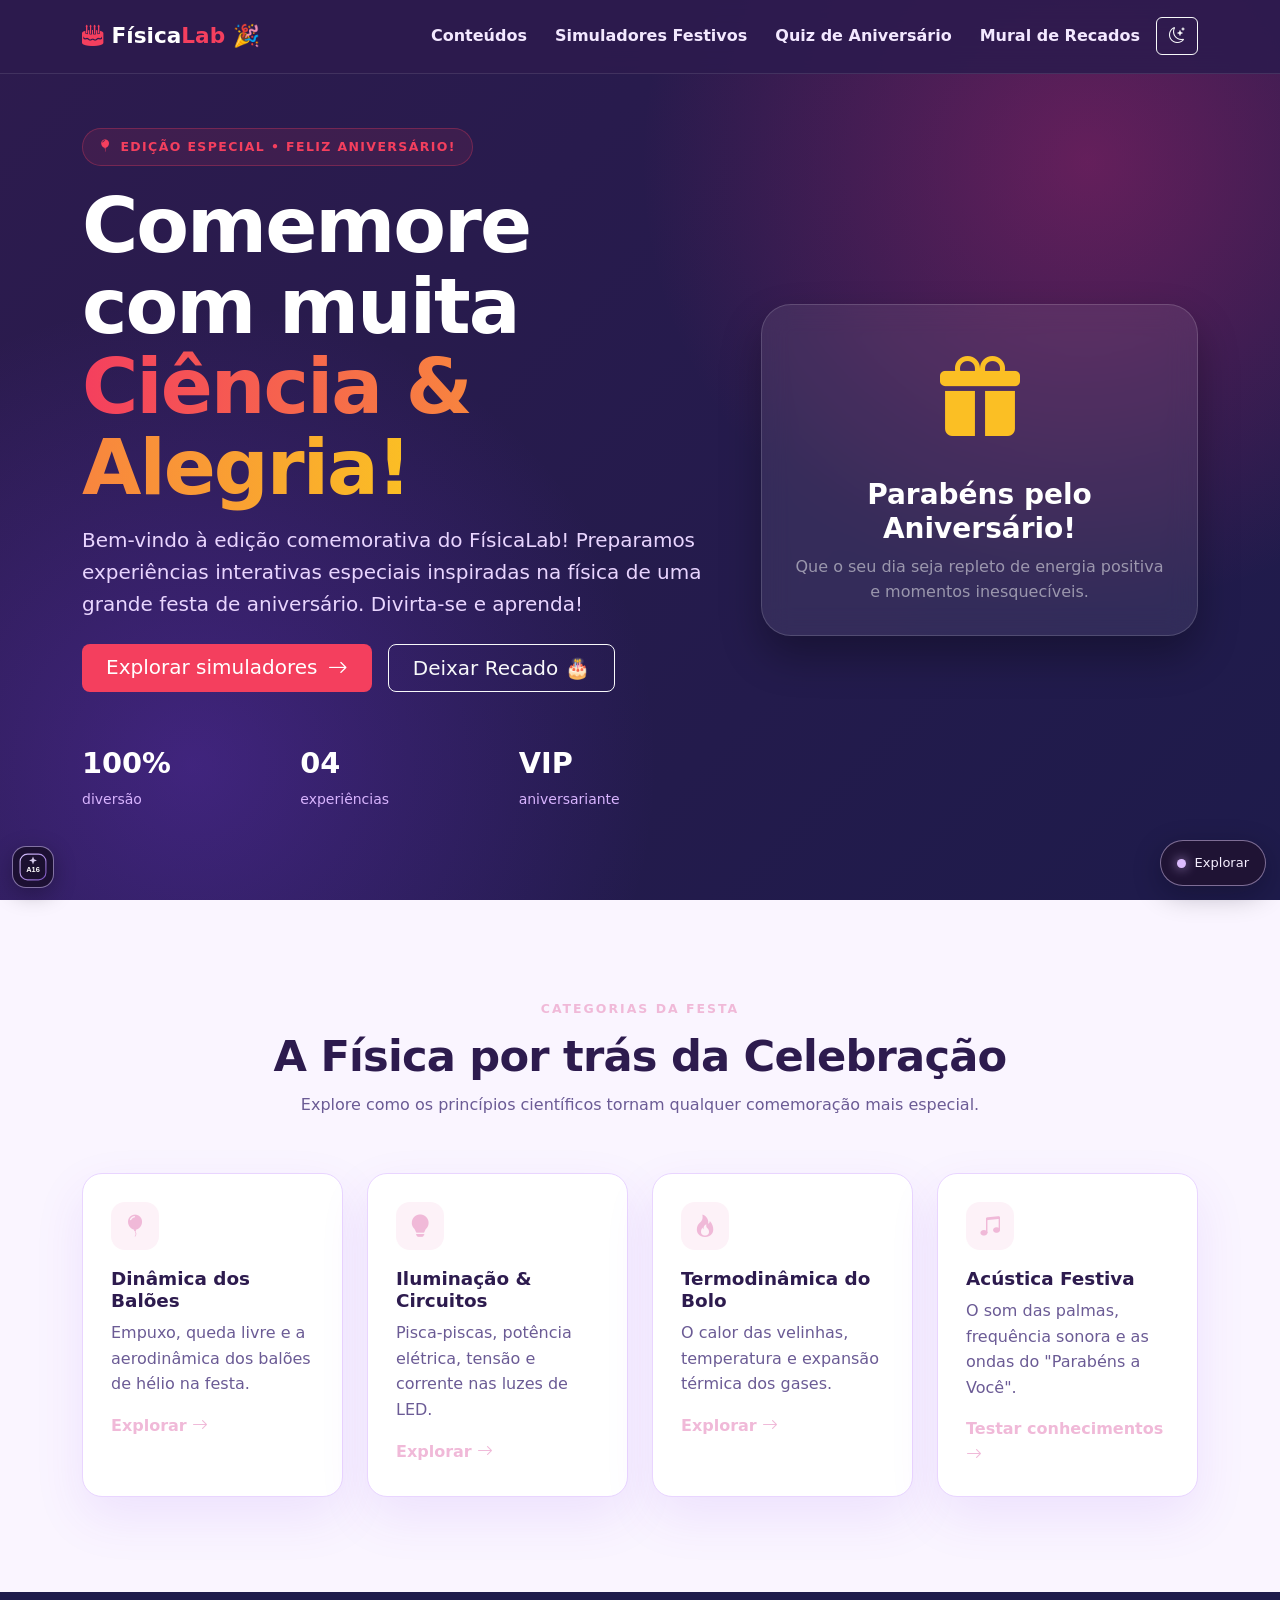
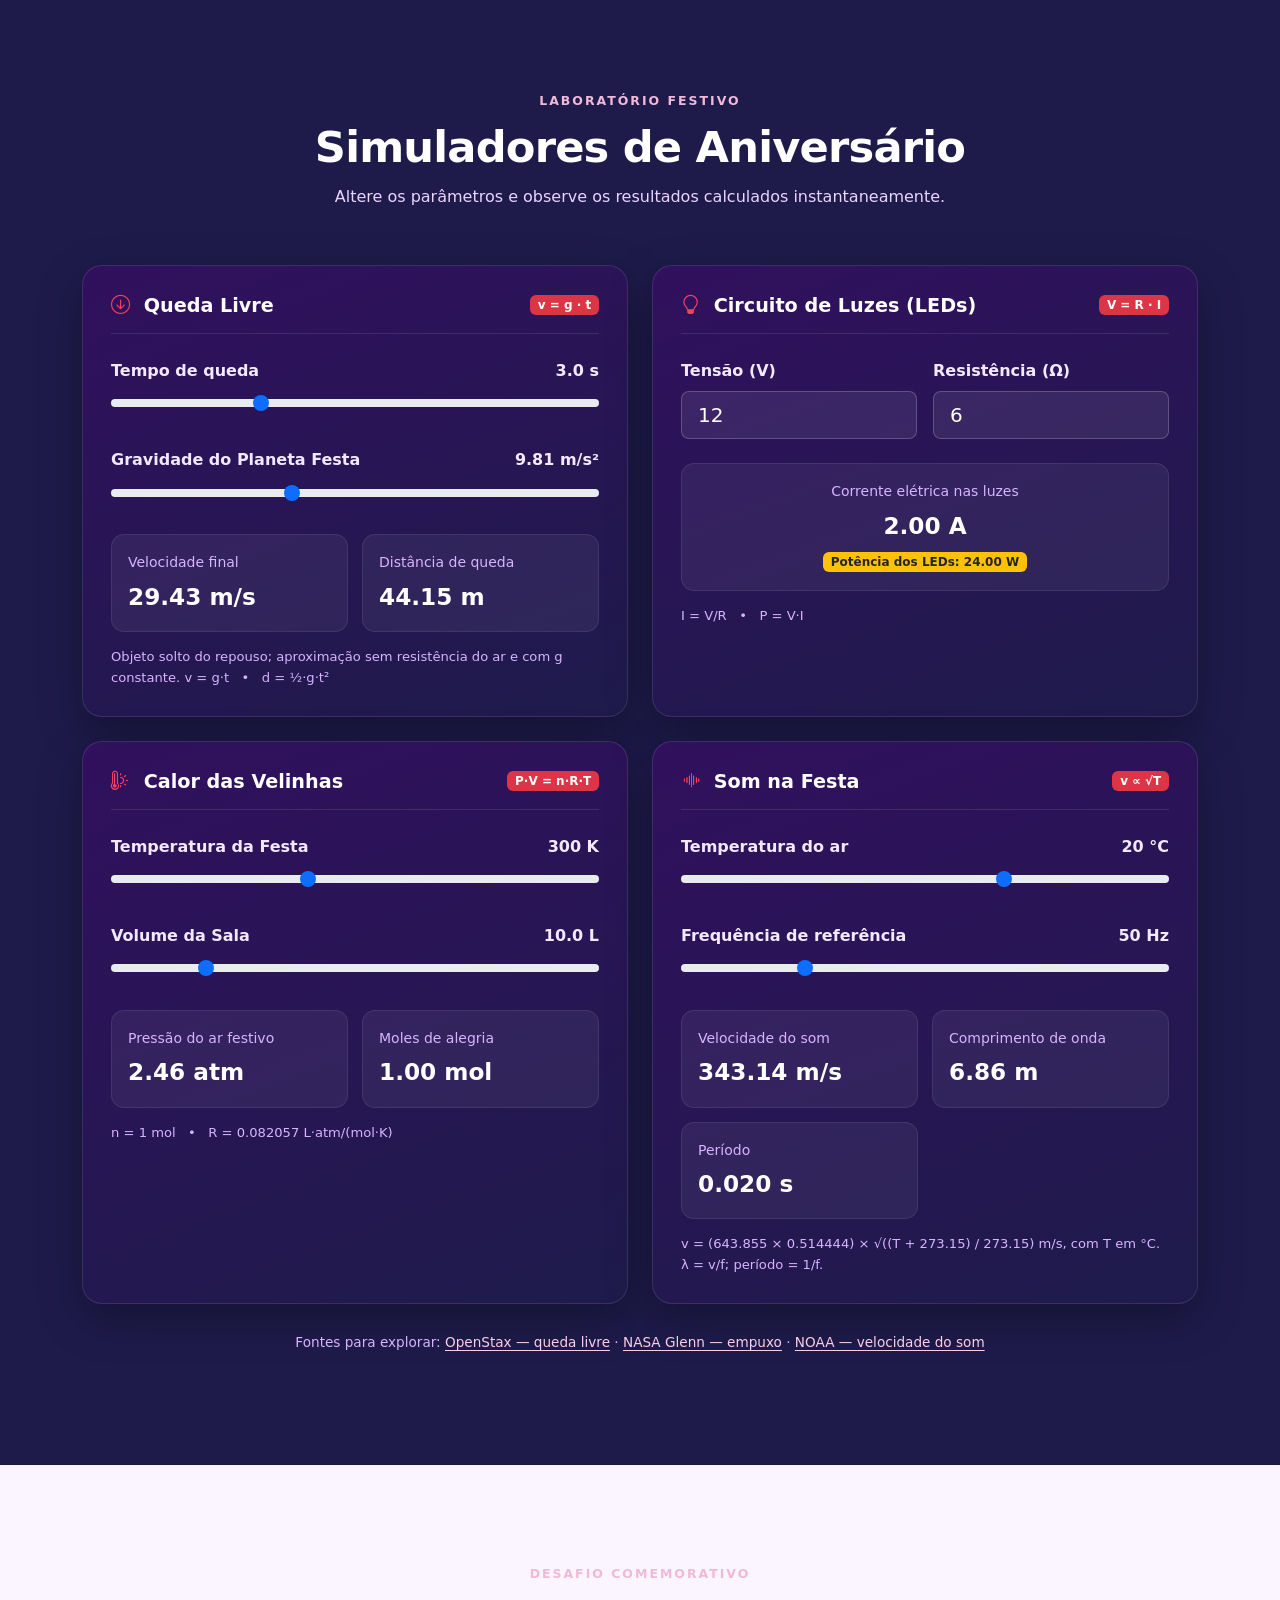
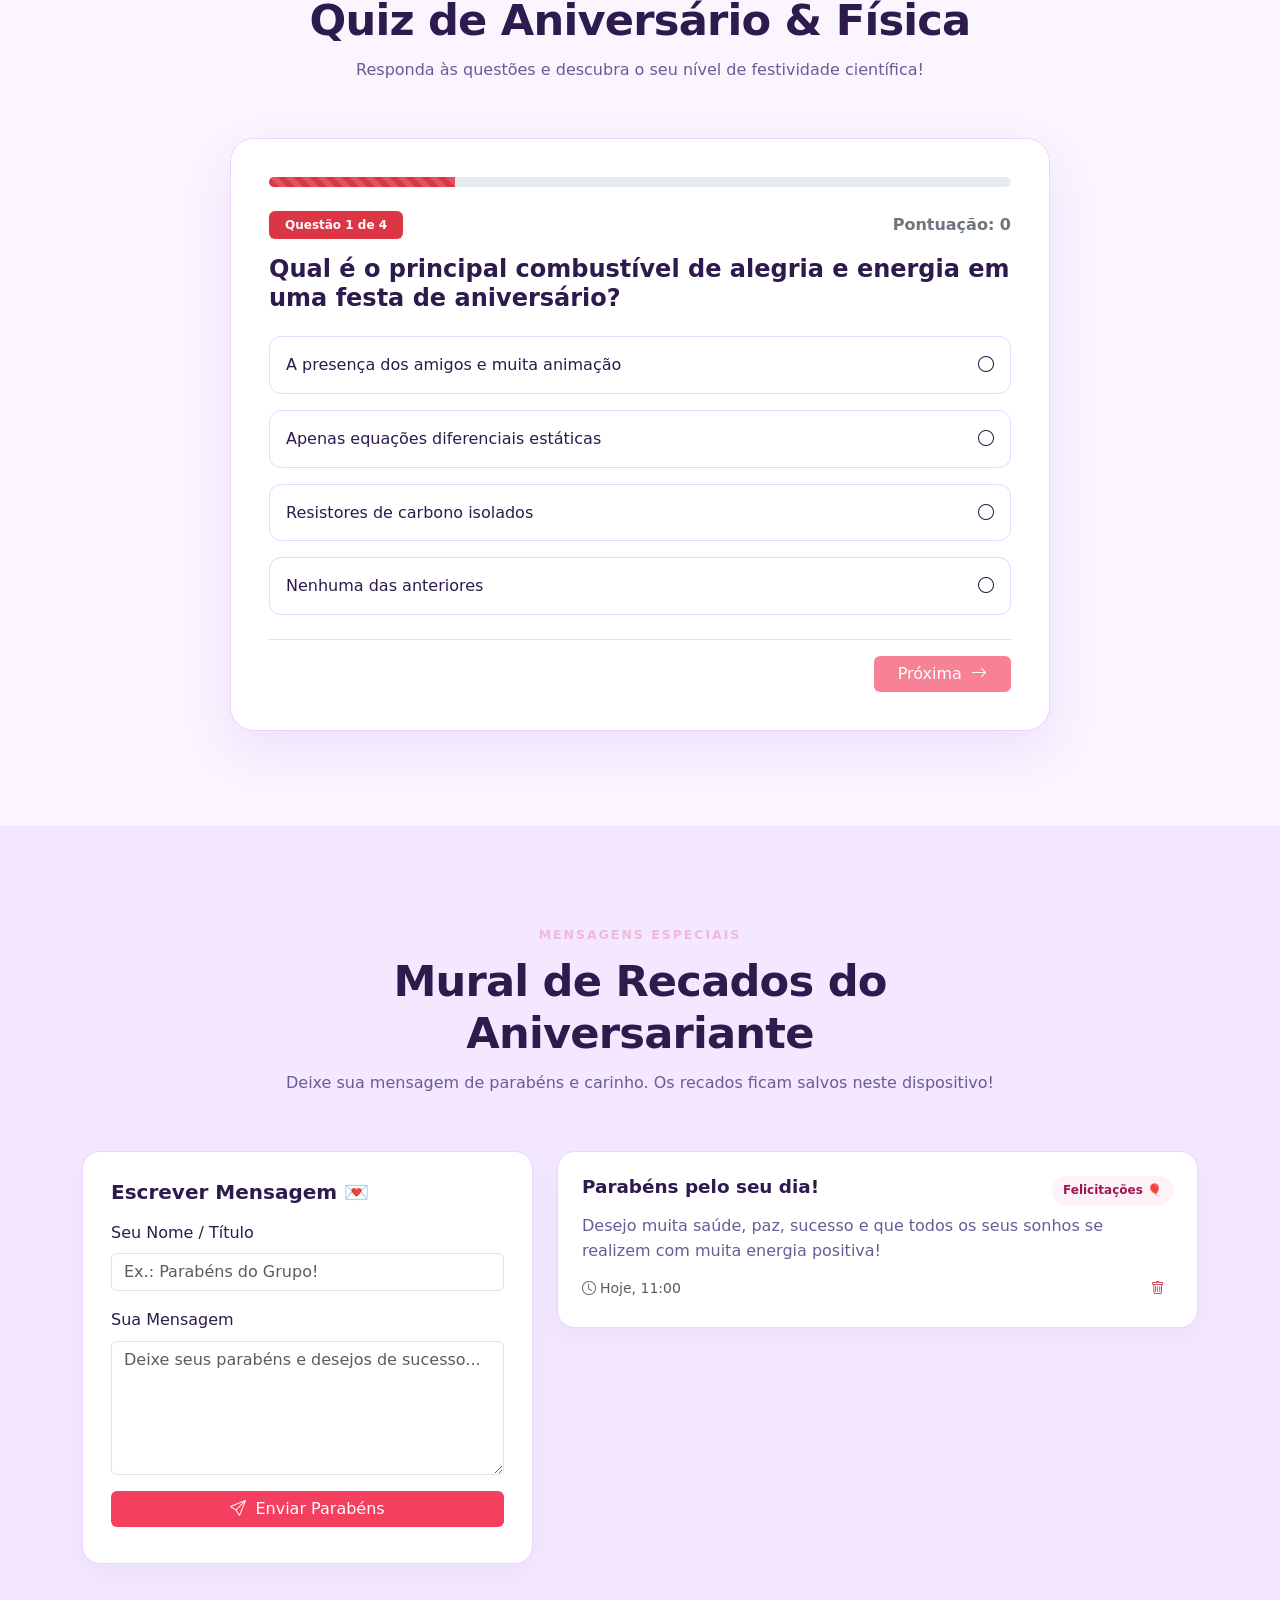
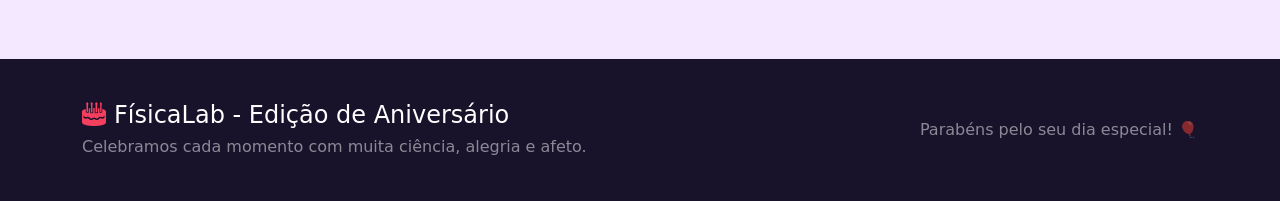
<file: fisica.html>
<!DOCTYPE html>
<html lang="pt-BR">
<head>
  <meta charset="UTF-8">
  <meta name="viewport" content="width=device-width, initial-scale=1.0">
  <meta name="description" content="FísicaLab Especial de Aniversário — Um laboratório virtual interativo e festivo.">
  <title>FísicaLab | Edição de Aniversário 🎂</title>

  <link href="assets/vendor/bootstrap/css/bootstrap.min.css" rel="stylesheet">
  <link href="assets/vendor/bootstrap-icons/font/bootstrap-icons.min.css" rel="stylesheet">

  <style>
    :root {
      --bg: #faf5ff;
      --surface: #ffffff;
      --surface-soft: #f3e8ff;
      --text: #2d1b4e;
      --muted: #6b5b95;
      --party-purple: #7c3aed;
      --party-pink: #db2777;
      --party-gold: #d97706;
      --cyan: #06b6d4;
      --success: #059669;
      --danger: #dc2626;
      --border: #e9d5ff;
      --shadow: 0 20px 50px rgba(124, 58, 237, .1);
    }

    html { scroll-behavior: smooth; }
    body {
      margin: 0;
      font-family: Inter, "Segoe UI", system-ui, -apple-system, sans-serif;
      background: var(--bg);
      color: var(--text);
      line-height: 1.6;
      transition: background .25s ease, color .25s ease;
    }

    section, header { scroll-margin-top: 80px; }

    .navbar {
      background: rgba(45, 27, 78, .9);
      backdrop-filter: blur(16px);
      border-bottom: 1px solid rgba(255,255,255,.1);
      padding: 14px 0;
    }

    .navbar-brand {
      color: #fff !important;
      font-weight: 800;
      font-size: 1.35rem;
    }
    .navbar-brand span, .navbar-brand i { color: #f43f5e; }
    .nav-link {
      color: #f3e8ff !important;
      margin-left: .75rem;
      font-weight: 600;
    }
    .nav-link:hover { color: #f43f5e !important; }

    .hero {
      min-height: 100vh;
      padding: 110px 0 70px;
      display: flex;
      align-items: center;
      color: #fff;
      background:
        radial-gradient(circle at 85% 18%, rgba(219,39,119,.35), transparent 34%),
        radial-gradient(circle at 15% 85%, rgba(124,58,237,.3), transparent 35%),
        linear-gradient(135deg, #2d1b4e, #1e1b4b);
      overflow: hidden;
      position: relative;
    }

    .badge-custom {
      display: inline-flex;
      gap: 8px;
      align-items: center;
      padding: 8px 16px;
      border: 1px solid rgba(244,63,94,.3);
      border-radius: 999px;
      color: #f43f5e;
      background: rgba(244,63,94,.1);
      font-size: .78rem;
      font-weight: 800;
      letter-spacing: 1.4px;
      text-transform: uppercase;
    }

    .hero h1 {
      margin: 20px 0 16px;
      max-width: 780px;
      font-size: clamp(2.7rem, 6vw, 4.8rem);
      line-height: 1.05;
      font-weight: 850;
      letter-spacing: -2px;
    }
    .hero h1 span {
      background: linear-gradient(90deg, #f43f5e, #fbbf24);
      -webkit-background-clip: text;
      background-clip: text;
      -webkit-text-fill-color: transparent;
    }
    .hero .lead { color: #e9d5ff; max-width: 680px; }

    .stat { display: block; font-size: 1.8rem; color: #fff; font-weight: 800; }
    .stat + small { color: #d8b4fe; }

    .party-box {
      min-height: 450px;
      position: relative;
      display: flex;
      align-items: center;
      justify-content: center;
    }
    .cake-badge {
      padding: 30px;
      border-radius: 30px;
      background: rgba(255,255,255,.08);
      border: 1px solid rgba(255,255,255,.15);
      backdrop-filter: blur(14px);
      text-align: center;
      box-shadow: 0 20px 40px rgba(0,0,0,.3);
      animation: float 4s ease-in-out infinite alternate;
    }
    .cake-badge i { font-size: 5rem; color: #fbbf24; }
    .cake-badge h3 { margin-top: 15px; font-weight: 800; color: #fff; }

    @keyframes float {
      from { transform: translateY(0); }
      to { transform: translateY(-12px); }
    }

    .section { padding: 95px 0; }
    .section-title { max-width: 760px; margin: 0 auto 55px; text-align: center; }
    .section-title > span {
      color: var(--party-pink);
      font-size: .78rem;
      font-weight: 800;
      letter-spacing: 2px;
    }
    .section-title h2 {
      margin: 10px 0;
      font-size: clamp(2rem, 4vw, 2.7rem);
      font-weight: 850;
      letter-spacing: -.8px;
    }
    .section-title p { color: var(--muted); margin: 0; }

    .topic-card {
      height: 100%;
      padding: 28px;
      background: var(--surface);
      border: 1px solid var(--border);
      border-radius: 20px;
      box-shadow: var(--shadow);
      transition: transform .25s ease, border-color .25s ease;
    }
    .topic-card:hover {
      transform: translateY(-5px);
      border-color: var(--party-pink);
    }
    .topic-card > i {
      display: inline-grid;
      width: 48px;
      height: 48px;
      place-items: center;
      margin-bottom: 18px;
      border-radius: 14px;
      color: var(--party-pink);
      background: #fdf2f8;
      font-size: 1.4rem;
    }
    .topic-card h3 { font-size: 1.15rem; font-weight: 800; }
    .topic-card p { color: var(--muted); }
    .topic-card a { color: var(--party-pink); font-weight: 700; text-decoration: none; }

    .simulator-section {
      color: #fff;
      background: #1e1b4b;
    }
    .simulator-section .section-title h2 { color: #fff; }
    .simulator-section .section-title p { color: #e9d5ff; }

    .simulator-card {
      height: 100%;
      padding: 28px;
      border-radius: 20px;
      background: linear-gradient(160deg, #31105e, #1e1b4b);
      border: 1px solid rgba(255,255,255,.1);
      box-shadow: 0 15px 45px rgba(0,0,0,.3);
    }
    .simulator-header {
      display: flex;
      justify-content: space-between;
      align-items: center;
      gap: 12px;
      margin-bottom: 24px;
      padding-bottom: 16px;
      border-bottom: 1px solid rgba(255,255,255,.1);
    }
    .simulator-header h3 { margin: 0; font-size: 1.2rem; font-weight: 800; }
    .simulator-header h3 i { color: #f43f5e; margin-right: 7px; }

    .simulator-card .form-label { color: #f3e8ff; font-weight: 600; }
    .simulator-card .form-control {
      border: 1px solid rgba(255,255,255,.2);
      background: rgba(255,255,255,.08);
      color: #fff;
    }
    .simulator-card .form-control:focus {
      border-color: #f43f5e;
      box-shadow: 0 0 0 .2rem rgba(244,63,94,.2);
    }
    .simulator-card .form-range { accent-color: #f43f5e; }

    .result-grid {
      display: grid;
      grid-template-columns: repeat(2, minmax(0,1fr));
      gap: 14px;
      margin-top: 22px;
    }
    .result-box {
      padding: 16px;
      border-radius: 13px;
      background: rgba(255,255,255,.06);
      border: 1px solid rgba(255,255,255,.08);
    }
    .result-box small { display: block; color: #d8b4fe; }
    .result-box strong { display: block; margin-top: 4px; color: #fff; font-size: 1.45rem; }

    .formula-note {
      margin-top: 14px;
      color: #d8b4fe;
      font-size: .82rem;
    }

    .science-sources {
      margin-top: 28px;
      color: #d8b4fe;
      font-size: .85rem;
      text-align: center;
    }
    .science-sources a { color: #fbcfe8; text-underline-offset: 3px; }

    .quiz-card {
      max-width: 820px;
      margin: auto;
      padding: 38px;
      background: var(--surface);
      border: 1px solid var(--border);
      border-radius: 24px;
      box-shadow: var(--shadow);
    }
    .answer-btn {
      width: 100%;
      padding: 15px 16px;
      display: flex;
      justify-content: space-between;
      align-items: center;
      gap: 12px;
      border: 1px solid var(--border);
      border-radius: 12px;
      background: var(--surface);
      color: var(--text);
      text-align: left;
      transition: .2s ease;
    }
    .answer-btn:hover:not(:disabled) {
      border-color: var(--party-pink);
      background: #fdf2f8;
      transform: translateX(2px);
    }
    .answer-btn.correct { background: #ecfdf5; border-color: #059669; }
    .answer-btn.wrong { background: #fef2f2; border-color: var(--danger); }
    .answer-btn:disabled { cursor: default; opacity: 1; }

    .forum-section { background: var(--surface-soft); }
    .new-post, .post {
      background: var(--surface);
      border: 1px solid var(--border);
      border-radius: 18px;
      box-shadow: 0 10px 30px rgba(0,0,0,.04);
    }
    .new-post { padding: 28px; }
    .post { padding: 24px; margin-bottom: 14px; }
    .post h3 { font-size: 1.15rem; }
    .post p { color: var(--muted); margin-bottom: 10px; }
    .tag {
      display: inline-block;
      padding: 5px 11px;
      border-radius: 999px;
      color: #9d174d;
      background: #fdf2f8;
      font-size: .75rem;
      font-weight: 700;
    }

    footer { padding: 42px 0; background: #18122b; color: #bca8df; }
    footer h4 { color: #fff; }
    footer i { color: #f43f5e; }

    .dark-mode {
      --bg: #110c1d;
      --surface: #1e1535;
      --surface-soft: #17102b;
      --text: #f5f3ff;
      --muted: #c4b5fd;
      --border: #3b2863;
      --shadow: 0 18px 50px rgba(0,0,0,.3);
    }
    .dark-mode .topic-card > i { background: #2e1d52; }
    .dark-mode .answer-btn { background: var(--surface); color: #fff; }
    .dark-mode .answer-btn:hover:not(:disabled) { background: #2e1d52; }
    .dark-mode .forum-section { background: var(--surface-soft); }
    .dark-mode .post p { color: #c4b5fd; }
    .dark-mode .form-control { background: #17102b; }

    @media (max-width: 991px) {
      .hero { padding-top: 100px; }
      .party-box { min-height: 360px; }
    }
    @media (max-width: 575px) {
      .section { padding: 70px 0; }
      .quiz-card, .simulator-card { padding: 22px; }
      .party-box { display: none; }
      .result-grid { grid-template-columns: 1fr; }
      .hero h1 { letter-spacing: -1px; }
    }
  </style>
  <link rel="stylesheet" href="assets/css/purple-dreams-brand.css">
    <link rel="stylesheet" href="assets/css/site-navigation.css">
  <link rel="icon" type="image/svg+xml" href="assets/images/a16-mark.svg">
  <link rel="stylesheet" href="assets/css/a16-mark.css">
</head>

<body>
<a class="a16-signature" href="index.html" aria-label="A16 — voltar ao início"><img src="assets/images/a16-mark.svg" alt="A16"></a>

  <nav class="navbar navbar-expand-lg navbar-dark fixed-top">
    <div class="container">
      <a class="navbar-brand" href="#inicio"><i class="bi bi-cake2-fill"></i> Física<span>Lab</span> 🎉</a>
      <button class="navbar-toggler" type="button" data-bs-toggle="collapse" data-bs-target="#menu"
              aria-controls="menu" aria-expanded="false" aria-label="Abrir menu">
        <span class="navbar-toggler-icon"></span>
      </button>

      <div class="collapse navbar-collapse" id="menu">
        <ul class="navbar-nav ms-auto align-items-lg-center">
          <li class="nav-item"><a class="nav-link" href="#conteudos">Conteúdos</a></li>
          <li class="nav-item"><a class="nav-link" href="#simuladores">Simuladores Festivos</a></li>
          <li class="nav-item"><a class="nav-link" href="#quiz">Quiz de Aniversário</a></li>
          <li class="nav-item"><a class="nav-link" href="#forum">Mural de Recados</a></li>
          <li class="nav-item ms-lg-2">
            <button id="themeBtn" class="btn btn-outline-light" type="button" aria-label="Alternar tema">
              <i class="bi bi-moon-stars"></i>
            </button>
          </li>
        </ul>
      </div>
    </div>
  </nav>

  <header id="inicio" class="hero">
    <div class="container">
      <div class="row align-items-center g-5">
        <div class="col-lg-7">
          <span class="badge-custom"><i class="bi bi-balloon-fill"></i> Edição Especial • Feliz Aniversário!</span>
          <h1>Comemore com muita <span>Ciência & Alegria!</span></h1>
          <p class="lead">
            Bem-vindo à edição comemorativa do FísicaLab! Preparamos experiências interativas especiais
            inspiradas na física de uma grande festa de aniversário. Divirta-se e aprenda!
          </p>

          <div class="d-flex flex-wrap gap-3 mt-4">
            <a href="#simuladores" class="btn btn-danger btn-lg px-4" style="background-color: #f43f5e; border: none;">
              Explorar simuladores <i class="bi bi-arrow-right ms-1"></i>
            </a>
            <a href="#forum" class="btn btn-outline-light btn-lg px-4">Deixar Recado 🎂</a>
          </div>

          <div class="row mt-5">
            <div class="col-4"><strong class="stat">100%</strong><small>diversão</small></div>
            <div class="col-4"><strong class="stat">04</strong><small>experiências</small></div>
            <div class="col-4"><strong class="stat">VIP</strong><small>aniversariante</small></div>
          </div>
        </div>

        <div class="col-lg-5">
          <div class="party-box" aria-hidden="true">
            <div class="cake-badge">
              <i class="bi bi-gift-fill"></i>
              <h3>Parabéns pelo Aniversário!</h3>
              <p class="text-white-50 mb-0">Que o seu dia seja repleto de energia positiva e momentos inesquecíveis.</p>
            </div>
          </div>
        </div>
      </div>
    </div>
  </header>

  <section id="conteudos" class="section">
    <div class="container">
      <div class="section-title">
        <span>CATEGORIAS DA FESTA</span>
        <h2>A Física por trás da Celebração</h2>
        <p>Explore como os princípios científicos tornam qualquer comemoração mais especial.</p>
      </div>

      <div class="row g-4">
        <div class="col-md-6 col-lg-3">
          <article class="topic-card">
            <i class="bi bi-balloon-fill"></i>
            <h3>Dinâmica dos Balões</h3>
            <p>Empuxo, queda livre e a aerodinâmica dos balões de hélio na festa.</p>
            <a href="#simuladores">Explorar <i class="bi bi-arrow-right"></i></a>
          </article>
        </div>
        <div class="col-md-6 col-lg-3">
          <article class="topic-card">
            <i class="bi bi-lightbulb-fill"></i>
            <h3>Iluminação & Circuitos</h3>
            <p>Pisca-piscas, potência elétrica, tensão e corrente nas luzes de LED.</p>
            <a href="#simuladores">Explorar <i class="bi bi-arrow-right"></i></a>
          </article>
        </div>
        <div class="col-md-6 col-lg-3">
          <article class="topic-card">
            <i class="bi bi-fire"></i>
            <h3>Termodinâmica do Bolo</h3>
            <p>O calor das velinhas, temperatura e expansão térmica dos gases.</p>
            <a href="#simuladores">Explorar <i class="bi bi-arrow-right"></i></a>
          </article>
        </div>
        <div class="col-md-6 col-lg-3">
          <article class="topic-card">
            <i class="bi bi-music-note-beamed"></i>
            <h3>Acústica Festiva</h3>
            <p>O som das palmas, frequência sonora e as ondas do "Parabéns a Você".</p>
            <a href="#quiz">Testar conhecimentos <i class="bi bi-arrow-right"></i></a>
          </article>
        </div>
      </div>
    </div>
  </section>

  <section id="simuladores" class="section simulator-section">
    <div class="container">
      <div class="section-title">
        <span>LABORATÓRIO FESTIVO</span>
        <h2>Simuladores de Aniversário</h2>
        <p>Altere os parâmetros e observe os resultados calculados instantaneamente.</p>
      </div>

      <div class="row g-4">
        <!-- QUEDA LIVRE -->
        <div class="col-lg-6">
          <article class="simulator-card">
            <div class="simulator-header">
              <h3><i class="bi bi-arrow-down-circle"></i> Queda Livre</h3>
              <span class="badge text-bg-danger">v = g · t</span>
            </div>

            <div class="mb-4">
              <label for="time" class="form-label d-flex justify-content-between">
                <span>Tempo de queda</span><strong><span id="timeValue">3.0</span> s</strong>
              </label>
              <input id="time" class="form-range" type="range" min="0" max="10" step="0.1" value="3">
            </div>

            <div class="mb-3">
              <label for="gravity" class="form-label d-flex justify-content-between">
                <span>Gravidade do Planeta Festa</span><strong><span id="gravityValue">9.81</span> m/s²</strong>
              </label>
              <input id="gravity" class="form-range" type="range" min="1" max="25" step="0.01" value="9.81">
            </div>

            <div class="result-grid">
              <div class="result-box"><small>Velocidade final</small><strong id="velocity">29.43 m/s</strong></div>
              <div class="result-box"><small>Distância de queda</small><strong id="distance">44.15 m</strong></div>
            </div>
            <div class="formula-note">Objeto solto do repouso; aproximação sem resistência do ar e com g constante. v = g·t &nbsp; • &nbsp; d = ½·g·t²</div>
          </article>
        </div>

        <!-- PISCA-PISCAS (LEI DE OHM) -->
        <div class="col-lg-6">
          <article class="simulator-card">
            <div class="simulator-header">
              <h3><i class="bi bi-lightbulb"></i> Circuito de Luzes (LEDs)</h3>
              <span class="badge text-bg-danger">V = R · I</span>
            </div>

            <div class="row g-3 mb-4">
              <div class="col-6">
                <label for="voltage" class="form-label">Tensão (V)</label>
                <input id="voltage" class="form-control form-control-lg" type="number" value="12" min="0" step="0.5">
              </div>
              <div class="col-6">
                <label for="resistance" class="form-label">Resistência (Ω)</label>
                <input id="resistance" class="form-control form-control-lg" type="number" value="6" min="0.1" step="0.5">
              </div>
            </div>

            <div class="result-box text-center">
              <small>Corrente elétrica nas luzes</small>
              <strong id="current">2.00 A</strong>
              <span id="power" class="badge text-bg-warning mt-2 text-dark">Potência dos LEDs: 24.00 W</span>
            </div>
            <div class="formula-note">I = V/R &nbsp; • &nbsp; P = V·I</div>
          </article>
        </div>

        <!-- AMBIENTE DO BOLO (GASES IDEAIS) -->
        <div class="col-lg-6">
          <article class="simulator-card">
            <div class="simulator-header">
              <h3><i class="bi bi-thermometer-sun"></i> Calor das Velinhas</h3>
              <span class="badge text-bg-danger">P·V = n·R·T</span>
            </div>

            <div class="mb-4">
              <label for="temperature" class="form-label d-flex justify-content-between">
                <span>Temperatura da Festa</span><strong><span id="tempValue">300</span> K</strong>
              </label>
              <input id="temperature" class="form-range" type="range" min="100" max="600" step="5" value="300">
            </div>

            <div class="mb-3">
              <label for="volume" class="form-label d-flex justify-content-between">
                <span>Volume da Sala</span><strong><span id="volumeValue">10.0</span> L</strong>
              </label>
              <input id="volume" class="form-range" type="range" min="1" max="50" step="0.5" value="10">
            </div>

            <div class="result-grid">
              <div class="result-box"><small>Pressão do ar festivo</small><strong id="pressure">2.46 atm</strong></div>
              <div class="result-box"><small>Moles de alegria</small><strong>1.00 mol</strong></div>
            </div>
            <div class="formula-note">n = 1 mol &nbsp; • &nbsp; R = 0.082057 L·atm/(mol·K)</div>
          </article>
        </div>

        <!-- SOM DE ANIVERSÁRIO -->
        <div class="col-lg-6">
          <article class="simulator-card">
            <div class="simulator-header">
              <h3><i class="bi bi-soundwave"></i> Som na Festa</h3>
              <span class="badge text-bg-danger">v ∝ √T</span>
            </div>

            <div class="mb-4">
              <label for="airTemperature" class="form-label d-flex justify-content-between">
                <span>Temperatura do ar</span><strong><span id="airTempValue">20</span> °C</strong>
              </label>
              <input id="airTemperature" class="form-range" type="range" min="-20" max="40" step="1" value="20">
            </div>

            <div class="mb-3">
              <label for="frequency" class="form-label d-flex justify-content-between">
                <span>Frequência de referência</span><strong><span id="freqValue">50</span> Hz</strong>
              </label>
              <input id="frequency" class="form-range" type="range" min="1" max="200" step="1" value="50">
            </div>

            <div class="result-grid">
              <div class="result-box"><small>Velocidade do som</small><strong id="waveSpeed">343.10 m/s</strong></div>
              <div class="result-box"><small>Comprimento de onda</small><strong id="waveLength">6.86 m</strong></div>
              <div class="result-box"><small>Período</small><strong id="wavePeriod">0.020 s</strong></div>
            </div>
            <div class="formula-note">v = (643.855 × 0.514444) × √((T + 273.15) / 273.15) m/s, com T em °C. λ = v/f; período = 1/f.</div>
          </article>
        </div>
      </div>
      <p class="science-sources">Fontes para explorar: <a href="https://openstax.org/books/college-physics-2e/pages/2-7-falling-objects" target="_blank" rel="noopener noreferrer">OpenStax — queda livre</a> · <a href="https://www.grc.nasa.gov/www/k-12/WindTunnel/Activities/buoy_Archimedes.html" target="_blank" rel="noopener noreferrer">NASA Glenn — empuxo</a> · <a href="https://www.weather.gov/epz/wxcalc_speedofsound" target="_blank" rel="noopener noreferrer">NOAA — velocidade do som</a></p>
    </div>
  </section>

  <section id="quiz" class="section">
    <div class="container">
      <div class="section-title">
        <span>DESAFIO COMEMORATIVO</span>
        <h2>Quiz de Aniversário & Física</h2>
        <p>Responda às questões e descubra o seu nível de festividade científica!</p>
      </div>

      <div class="quiz-card">
          <div class="progress mb-4" style="height:10px;">
            <div id="progress" class="progress-bar progress-bar-striped progress-bar-animated bg-danger"
               role="progressbar" aria-label="Progresso do quiz" style="width:25%" aria-valuenow="25" aria-valuemin="0" aria-valuemax="100" aria-valuetext="Questão 1 de 4"></div>
        </div>

        <div class="d-flex justify-content-between align-items-center mb-3">
          <span id="questionCount" class="badge text-bg-danger px-3 py-2">Questão 1 de 4</span>
          <span id="scoreText" class="fw-bold text-secondary">Pontuação: 0</span>
        </div>

        <p id="quizAnnouncement" class="visually-hidden" role="status" aria-live="polite" aria-atomic="true"></p>
        <h3 id="question" class="fs-4 fw-bold mb-4"></h3>
        <div id="answers" class="d-flex flex-column gap-3 mb-4"></div>

        <div class="pt-3 border-top d-flex justify-content-between align-items-center">
          <button id="restartBtn" class="btn btn-outline-secondary d-none" type="button">
            <i class="bi bi-arrow-counterclockwise me-1"></i> Reiniciar
          </button>
          <button id="nextBtn" class="btn btn-danger px-4 ms-auto" type="button" disabled style="background-color: #f43f5e; border: none;">
            Próxima <i class="bi bi-arrow-right ms-1"></i>
          </button>
        </div>
      </div>
    </div>
  </section>

  <section id="forum" class="section forum-section">
    <div class="container">
      <div class="section-title">
        <span>MENSAGENS ESPECIAIS</span>
        <h2>Mural de Recados do Aniversariante</h2>
        <p>Deixe sua mensagem de parabéns e carinho. Os recados ficam salvos neste dispositivo!</p>
      </div>

      <div class="row g-4">
        <div class="col-lg-5">
          <div class="new-post">
            <h3 class="h5 fw-bold mb-3">Escrever Mensagem 💌</h3>

            <label class="form-label" for="postTitle">Seu Nome / Título</label>
            <input id="postTitle" class="form-control mb-3" maxlength="100" placeholder="Ex.: Parabéns do Grupo!">

            <label class="form-label" for="postBody">Sua Mensagem</label>
            <textarea id="postBody" class="form-control mb-3" rows="5" maxlength="500"
                      placeholder="Deixe seus parabéns e desejos de sucesso..."></textarea>

            <button id="publishBtn" class="btn btn-danger w-100" type="button" style="background-color: #f43f5e; border: none;">
              <i class="bi bi-send me-1"></i> Enviar Parabéns
            </button>
            <div id="postMessage" class="small mt-2" role="status" aria-live="polite"></div>
          </div>
        </div>

        <div class="col-lg-7">
          <div id="posts" aria-live="polite"></div>
        </div>
      </div>
    </div>
  </section>

  <footer>
    <div class="container">
      <div class="row align-items-center gy-3">
        <div class="col-md-6 text-center text-md-start">
          <h4 class="mb-1"><i class="bi bi-cake2-fill me-2"></i>FísicaLab - Edição de Aniversário</h4>
          <p class="mb-0 text-white-50">Celebramos cada momento com muita ciência, alegria e afeto.</p>
        </div>
        <div class="col-md-6 text-center text-md-end">
          <p class="mb-0 text-white-50">Parabéns pelo seu dia especial! 🎈</p>
        </div>
      </div>
    </div>
  </footer>

  <script src="assets/vendor/bootstrap/js/bootstrap.bundle.min.js"></script>

  <script>
    "use strict";

    document.addEventListener("DOMContentLoaded", () => {
      initFreeFall();
      initOhm();
      initGasLaw();
      initWave();
      initQuiz();
      initForum();
      initTheme();
      initMobileMenu();
    });

    const $ = (selector) => document.querySelector(selector);

    const numberValue = (element, fallback = 0) => {
      const value = Number.parseFloat(element?.value);
      return Number.isFinite(value) ? value : fallback;
    };

    function initFreeFall() {
      const time = $("#time");
      const gravity = $("#gravity");
      if (!time || !gravity) return;

      const timeValue = $("#timeValue");
      const gravityValue = $("#gravityValue");
      const velocity = $("#velocity");
      const distance = $("#distance");

      function update() {
        const t = numberValue(time);
        const g = numberValue(gravity);

        const v = g * t;
        const h = Math.round((0.5 * g * t * t + Number.EPSILON) * 100) / 100;

        timeValue.textContent = t.toFixed(1);
        gravityValue.textContent = g.toFixed(2);
        velocity.textContent = `${v.toFixed(2)} m/s`;
        distance.textContent = `${h.toFixed(2)} m`;
      }

      time.addEventListener("input", update);
      gravity.addEventListener("input", update);
      update();
    }

    function initOhm() {
      const voltage = $("#voltage");
      const resistance = $("#resistance");
      if (!voltage || !resistance) return;

      const current = $("#current");
      const power = $("#power");

      function update() {
        const V = Math.max(0, numberValue(voltage));
        const R = Math.max(0.01, numberValue(resistance, 0.01));

        const I = V / R;
        const P = V * I;

        current.textContent = `${I.toFixed(2)} A`;
        power.textContent = `Potência dos LEDs: ${P.toFixed(2)} W`;
      }

      voltage.addEventListener("input", update);
      resistance.addEventListener("input", update);
      update();
    }

    function initGasLaw() {
      const temperature = $("#temperature");
      const volume = $("#volume");
      if (!temperature || !volume) return;

      const tempValue = $("#tempValue");
      const volumeValue = $("#volumeValue");
      const pressure = $("#pressure");

      const n = 1;
      const R = 0.082057;

      function update() {
        const T = Math.max(1, numberValue(temperature));
        const V = Math.max(0.01, numberValue(volume, 0.01));
        const P = (n * R * T) / V;

        tempValue.textContent = T.toFixed(0);
        volumeValue.textContent = V.toFixed(1);
        pressure.textContent = `${P.toFixed(2)} atm`;
      }

      temperature.addEventListener("input", update);
      volume.addEventListener("input", update);
      update();
    }

    function initWave() {
      const airTemperature = $("#airTemperature");
      const frequency = $("#frequency");
      if (!airTemperature || !frequency) return;

      const airTempValue = $("#airTempValue");
      const freqValue = $("#freqValue");
      const waveSpeed = $("#waveSpeed");
      const waveLength = $("#waveLength");
      const wavePeriod = $("#wavePeriod");

      function update() {
        const tempC = numberValue(airTemperature, 20);
        const f = Math.max(0.01, numberValue(frequency, 0.01));
        const v = (643.855 * 0.514444) * Math.sqrt((tempC + 273.15) / 273.15);
        const lambda = v / f;
        const period = 1 / f;

        airTempValue.textContent = tempC.toFixed(0);
        freqValue.textContent = f.toFixed(0);
        waveSpeed.textContent = `${v.toFixed(2)} m/s`;
        waveLength.textContent = `${lambda.toFixed(2)} m`;
        wavePeriod.textContent = `${period.toFixed(3)} s`;
      }

      airTemperature.addEventListener("input", update);
      frequency.addEventListener("input", update);
      update();
    }

    const quizQuestions = [
      {
        question: "Qual é o principal combustível de alegria e energia em uma festa de aniversário?",
        answers: [
          { text: "A presença dos amigos e muita animação", correct: true },
          { text: "Apenas equações diferenciais estáticas", correct: false },
          { text: "Resistores de carbono isolados", correct: false },
          { text: "Nenhuma das anteriores", correct: false }
        ]
      },
      {
        question: "O ar aquecido pelas velinhas tende a subir e circular. Qual processo de transferência de calor descreve esse movimento?",
        answers: [
          { text: "Convecção natural", correct: true },
          { text: "Fusão nuclear controlada", correct: false },
          { text: "Indução eletromagnética pura", correct: false },
          { text: "Condensação estelar instantânea", correct: false }
        ]
      },
      {
        question: "Se a festa está cheia de balões com gás hélio, por que eles tendem a subir?",
        answers: [
          { text: "Porque o empuxo do ar supera o peso do balão cheio de hélio", correct: true },
          { text: "Porque eles sofrem atração magnética terrestre", correct: false },
          { text: "Devido à inércia quântica do látex", correct: false },
          { text: "Por causa da velocidade da luz", correct: false }
        ]
      },
      {
        question: "Qual unidade do SI mede a potência elétrica de uma guirlanda de luzes?",
        answers: [
          { text: "Watt (W)", correct: true },
          { text: "Volt por segundo", correct: false },
          { text: "Quilograma (kg)", correct: false },
          { text: "Newton (N)", correct: false }
        ]
      }
    ];

    function initQuiz() {
      let currentQuestion = 0;
      let score = 0;
      let answered = false;

      const questionEl = $("#question");
      const answersEl = $("#answers");
      const progressEl = $("#progress");
      const announcementEl = $("#quizAnnouncement");
      const questionCountEl = $("#questionCount");
      const scoreTextEl = $("#scoreText");
      const nextBtn = $("#nextBtn");
      const restartBtn = $("#restartBtn");

      if (!questionEl || !answersEl) return;

      function loadQuestion() {
        answered = false;
        nextBtn.disabled = true;
        
        const q = quizQuestions[currentQuestion];
        questionCountEl.textContent = `Questão ${currentQuestion + 1} de ${quizQuestions.length}`;
        const progress = ((currentQuestion + 1) / quizQuestions.length) * 100;
        progressEl.style.width = `${progress}%`;
        progressEl.setAttribute("aria-valuenow", String(progress));
        progressEl.setAttribute("aria-valuetext", questionCountEl.textContent);
        scoreTextEl.textContent = `Pontuação: ${score}`;
        questionEl.textContent = q.question;
        announcementEl.textContent = `${questionCountEl.textContent}. ${q.question}`;
        
        answersEl.innerHTML = "";
        q.answers.forEach((ans) => {
          const btn = document.createElement("button");
          btn.className = "answer-btn";
          btn.type = "button";
          btn.innerHTML = `<span>${ans.text}</span><i class="bi bi-circle"></i>`;
          btn.addEventListener("click", () => selectAnswer(ans, btn));
          answersEl.appendChild(btn);
        });
      }

      function selectAnswer(ans, btn) {
        if (answered) return;
        answered = true;

        const buttons = answersEl.querySelectorAll("button");
        buttons.forEach(b => b.disabled = true);

        if (ans.correct) {
          score++;
          btn.classList.add("correct");
          btn.querySelector("i").className = "bi bi-check-circle-fill text-success";
        } else {
          btn.classList.add("wrong");
          btn.querySelector("i").className = "bi bi-x-circle-fill text-danger";
        }
        scoreTextEl.textContent = `Pontuação: ${score}`;
        announcementEl.textContent = `${ans.correct ? "Resposta correta." : "Resposta incorreta."} Pontuação: ${score}.`;
        nextBtn.disabled = false;

        if (currentQuestion === quizQuestions.length - 1) {
          nextBtn.innerHTML = `Ver resultado <i class="bi bi-flag ms-1"></i>`;
        }
      }

      nextBtn.addEventListener("click", () => {
        currentQuestion++;
        if (currentQuestion < quizQuestions.length) {
          loadQuestion();
        } else {
          showResults();
        }
      });

      function showResults() {
        questionEl.textContent = `Parabéns! Você concluiu o Quiz com ${score} de ${quizQuestions.length} acertos!`;
        announcementEl.textContent = questionEl.textContent;
        answersEl.innerHTML = `<div class="alert alert-success text-center py-4">🎂 Você é um verdadeiro expert em celebrar a vida e a física com alegria!</div>`;
        nextBtn.classList.add("d-none");
        restartBtn.classList.remove("d-none");
      }

      restartBtn.addEventListener("click", () => {
        currentQuestion = 0;
        score = 0;
        nextBtn.classList.remove("d-none");
        restartBtn.classList.add("d-none");
        nextBtn.innerHTML = `Próxima <i class="bi bi-arrow-right ms-1"></i>`;
        loadQuestion();
      });

      loadQuestion();
    }

    function initForum() {
      const postTitle = $("#postTitle");
      const postBody = $("#postBody");
      const publishBtn = $("#publishBtn");
      const postsContainer = $("#posts");
      const postMessage = $("#postMessage");

      if (!postTitle || !publishBtn || !postsContainer) return;

      let posts = JSON.parse(localStorage.getItem("fisicalab_birthday_posts") || "[]");

      if (posts.length === 0) {
        posts = [
          { title: "Parabéns pelo seu dia!", body: "Desejo muita saúde, paz, sucesso e que todos os seus sonhos se realizem com muita energia positiva!", time: "Hoje, 11:00" }
        ];
        savePosts();
      }

      function savePosts() {
        localStorage.setItem("fisicalab_birthday_posts", JSON.stringify(posts));
      }

      function renderPosts() {
        postsContainer.innerHTML = "";
        posts.forEach((p, index) => {
          const article = document.createElement("article");
          article.className = "post";
          article.innerHTML = `
            <div class="d-flex justify-content-between align-items-start mb-2">
              <h3 class="fw-bold mb-0">${escapeHtml(p.title)}</h3>
              <span class="tag">Felicitações 🎈</span>
            </div>
            <p>${escapeHtml(p.body)}</p>
            <div class="d-flex justify-content-between align-items-center text-muted small">
              <span><i class="bi bi-clock me-1"></i>${escapeHtml(p.time)}</span>
              <button class="btn btn-sm btn-outline-danger border-0 delete-post" data-index="${index}"><i class="bi bi-trash"></i></button>
            </div>
          `;
          postsContainer.appendChild(article);
        });

        postsContainer.querySelectorAll(".delete-post").forEach(btn => {
          btn.addEventListener("click", (e) => {
            const idx = e.currentTarget.getAttribute("data-index");
            posts.splice(idx, 1);
            savePosts();
            renderPosts();
          });
        });
      }

      function escapeHtml(str) {
        return str.replace(/&/g, "&amp;").replace(/</g, "&lt;").replace(/>/g, "&gt;");
      }

      publishBtn.addEventListener("click", () => {
        const title = postTitle.value.trim();
        const body = postBody.value.trim();

        if (!title || !body) {
          postMessage.className = "small mt-2 text-danger";
          postMessage.textContent = "Preencha seu nome e a mensagem de parabéns.";
          return;
        }

        posts.unshift({
          title,
          body,
          time: "Agora mesmo"
        });

        savePosts();
        renderPosts();

        postTitle.value = "";
        postBody.value = "";
        postMessage.className = "small mt-2 text-success";
        postMessage.textContent = "Mensagem enviada com sucesso! 🎂";
        setTimeout(() => postMessage.textContent = "", 3000);
      });

      renderPosts();
    }

    function initTheme() {
      const themeBtn = $("#themeBtn");
      if (!themeBtn) return;

      const currentTheme = localStorage.getItem("fisicalab_birthday_theme");
      if (currentTheme === "dark") {
        document.body.classList.add("dark-mode");
        themeBtn.innerHTML = `<i class="bi bi-sun"></i>`;
      }

      themeBtn.addEventListener("click", () => {
        document.body.classList.toggle("dark-mode");
        const isDark = document.body.classList.contains("dark-mode");
        localStorage.setItem("fisicalab_birthday_theme", isDark ? "dark" : "light");
        themeBtn.innerHTML = isDark ? `<i class="bi bi-sun"></i>` : `<i class="bi bi-moon-stars"></i>`;
      });
    }

    function initMobileMenu() {
      const navLinks = document.querySelectorAll(".navbar-nav .nav-link");
      const menuCollapse = $("#menu");
      if (!menuCollapse) return;

      navLinks.forEach(link => {
        link.addEventListener("click", () => {
          if (menuCollapse.classList.contains("show")) {
            const bsCollapse = bootstrap.Collapse.getInstance(menuCollapse);
            if (bsCollapse) bsCollapse.hide();
          }
        });
      });
    }
  </script>
    <script src="assets/js/site-navigation.js"></script>
</body>
</html>
</file>
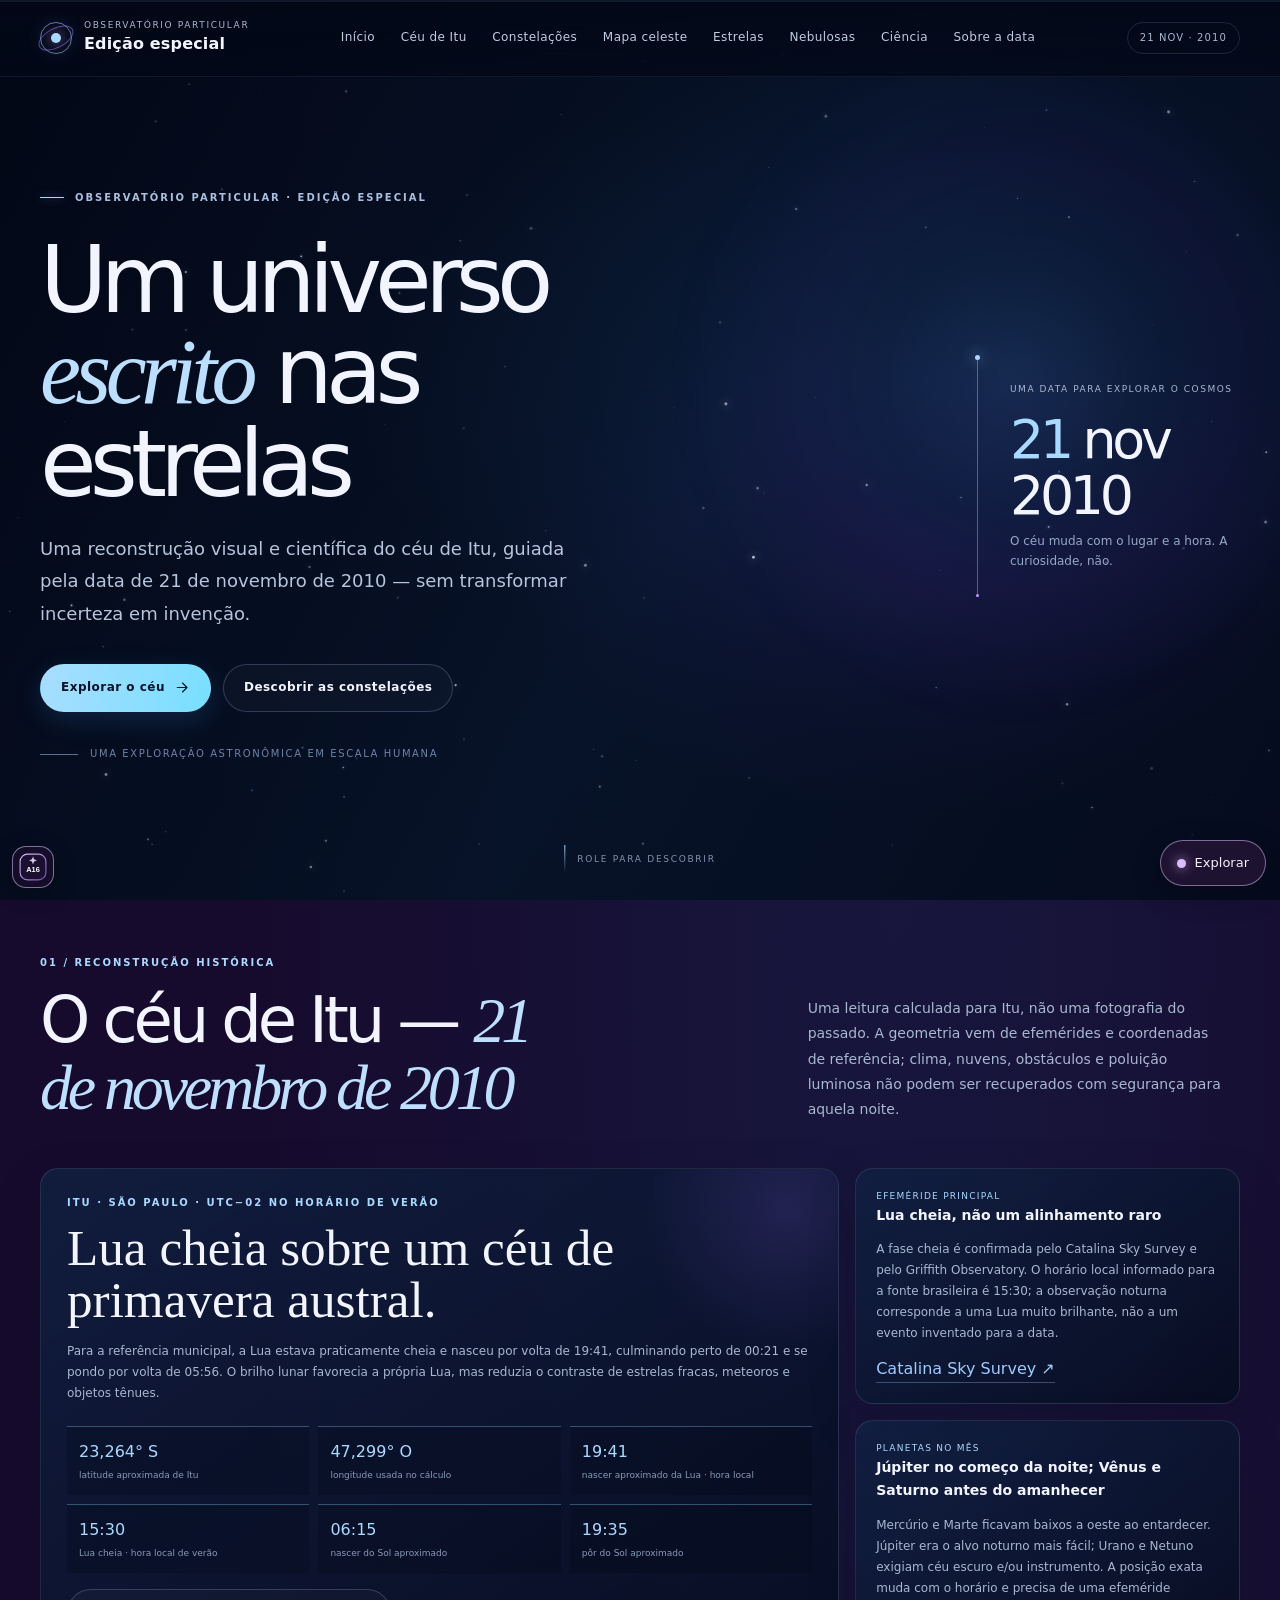
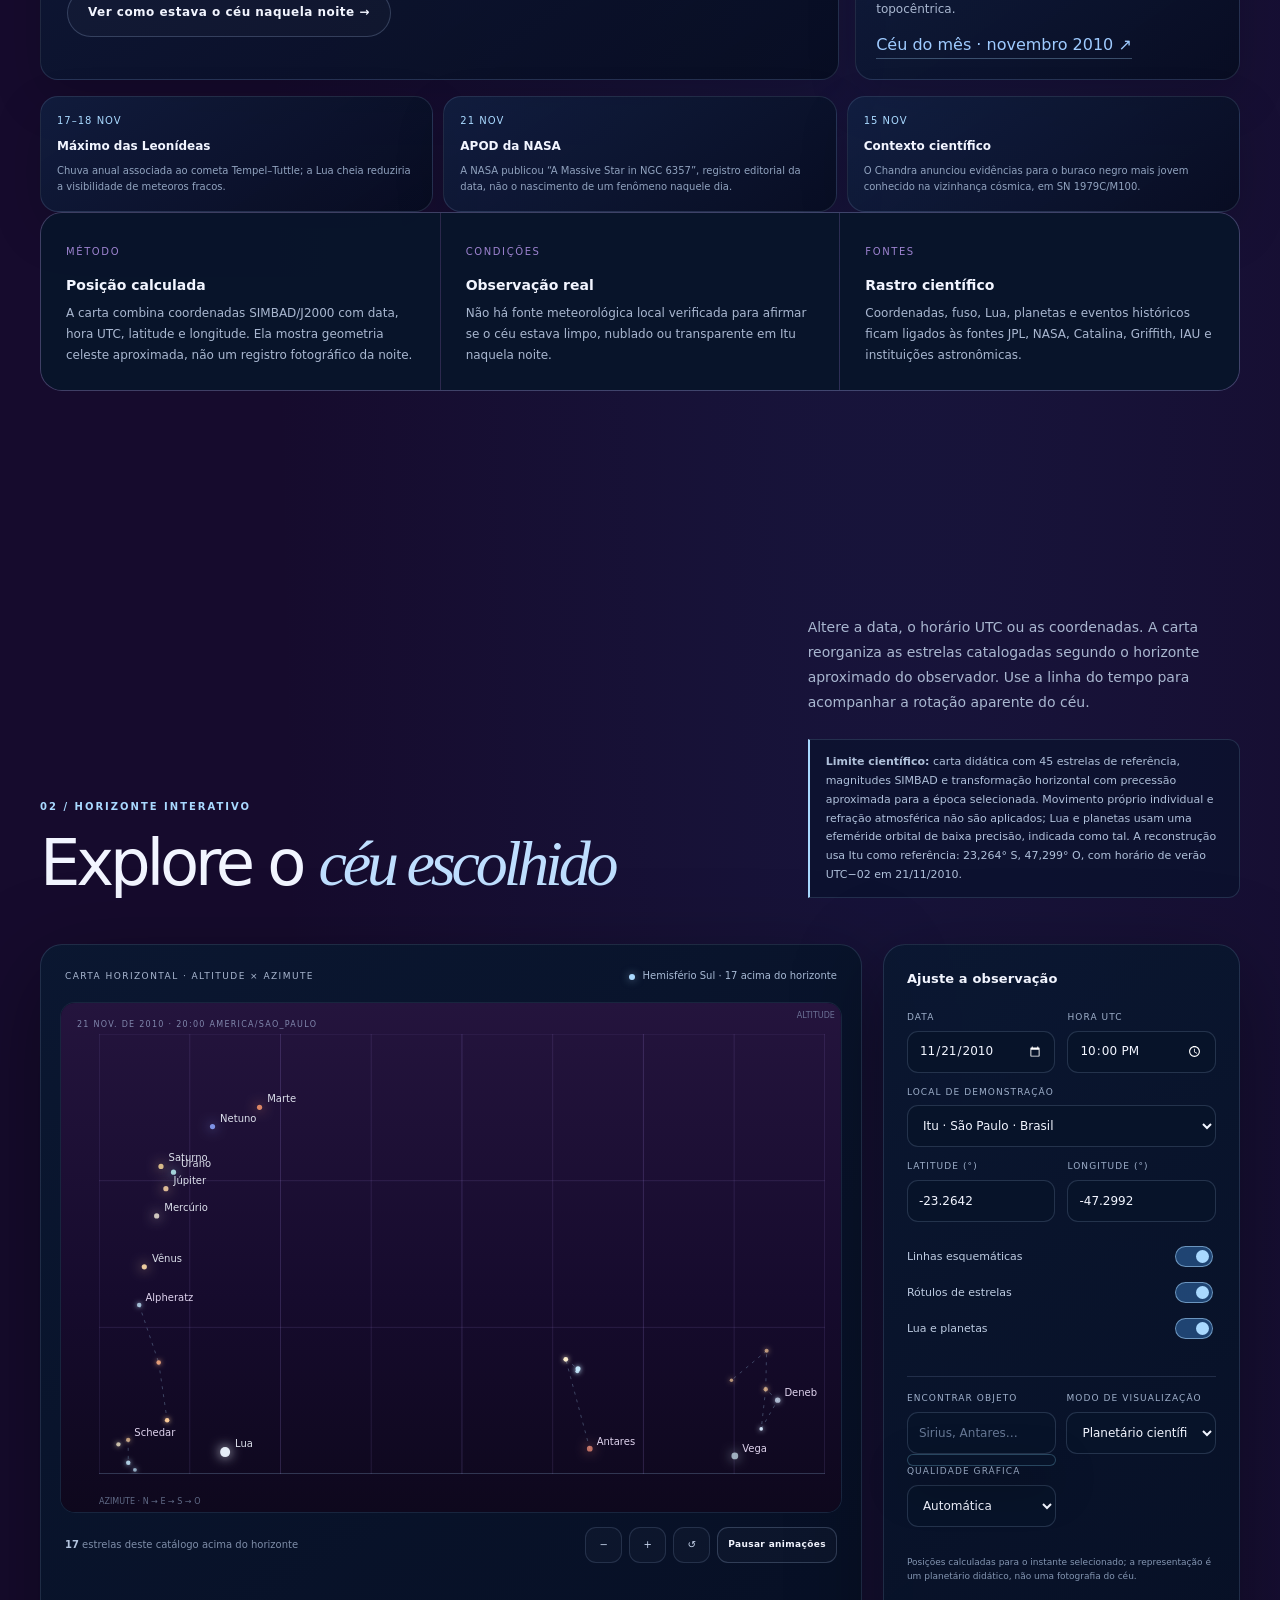
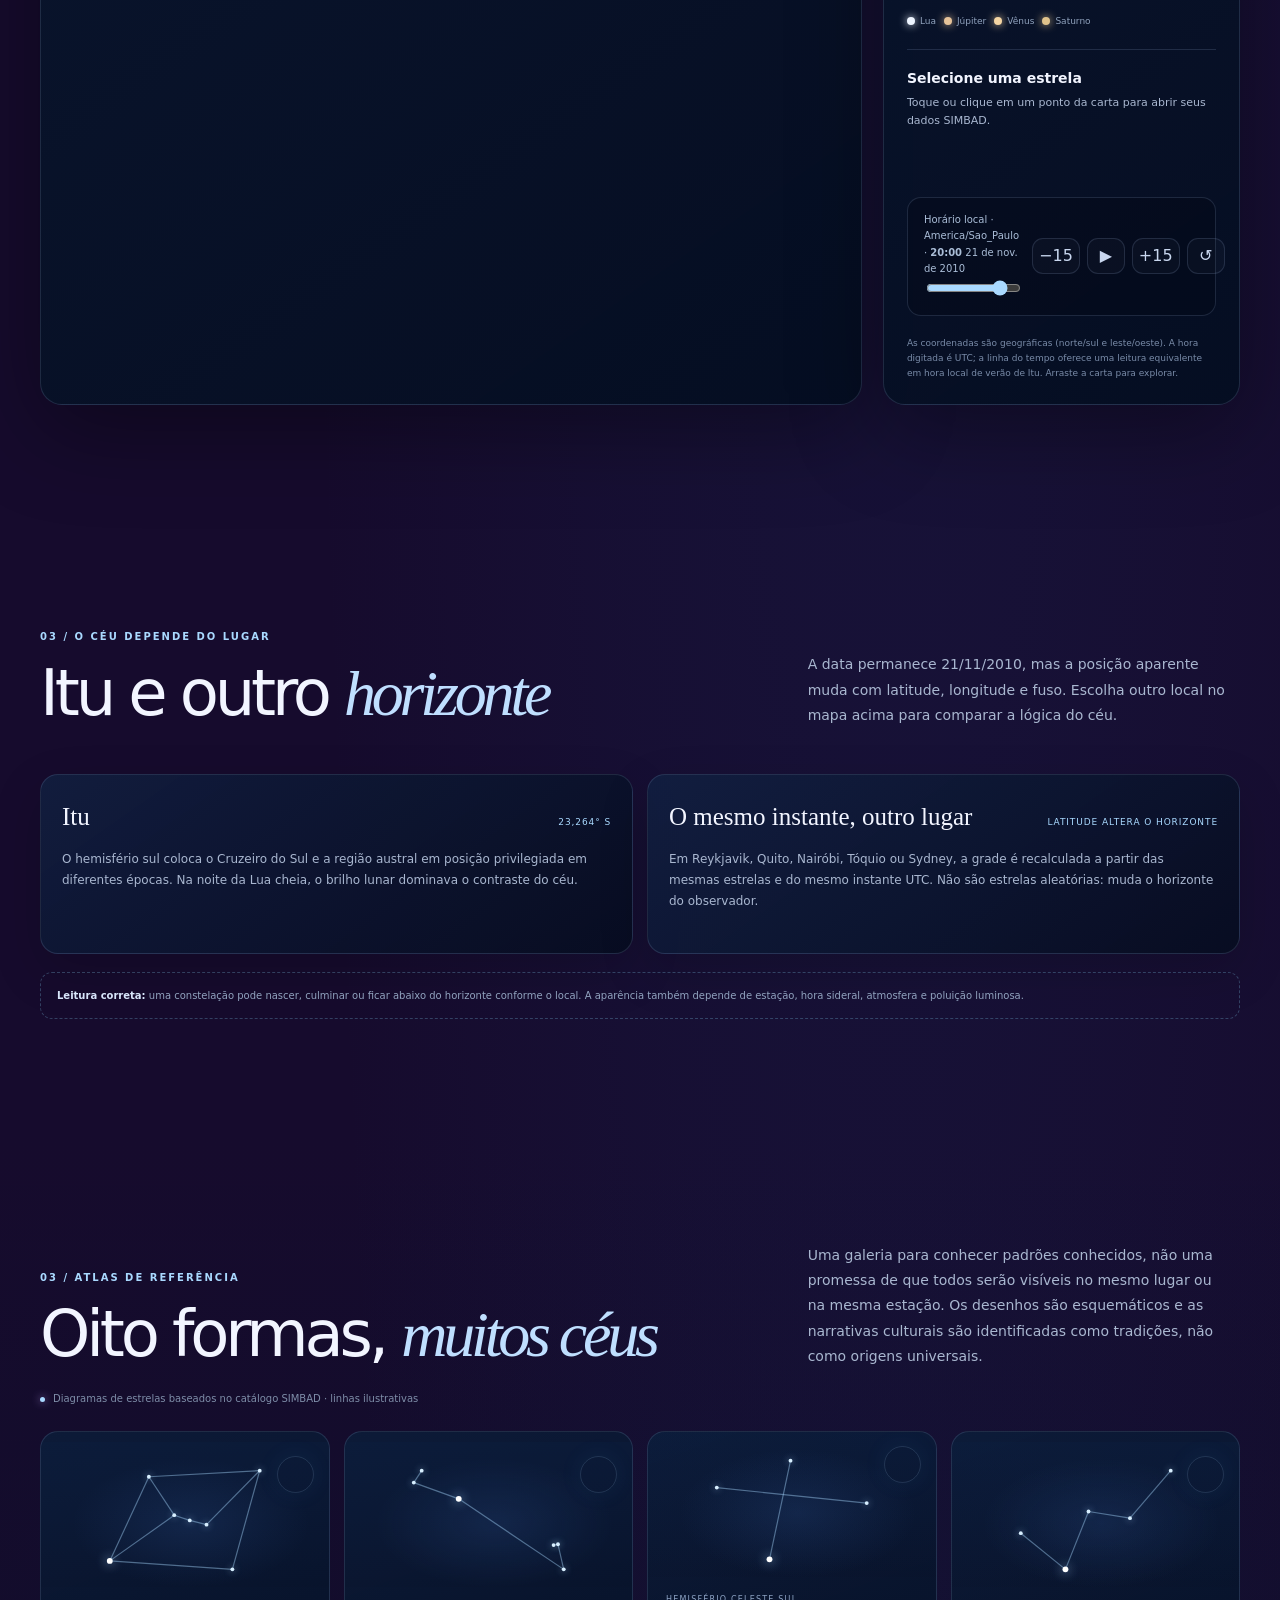
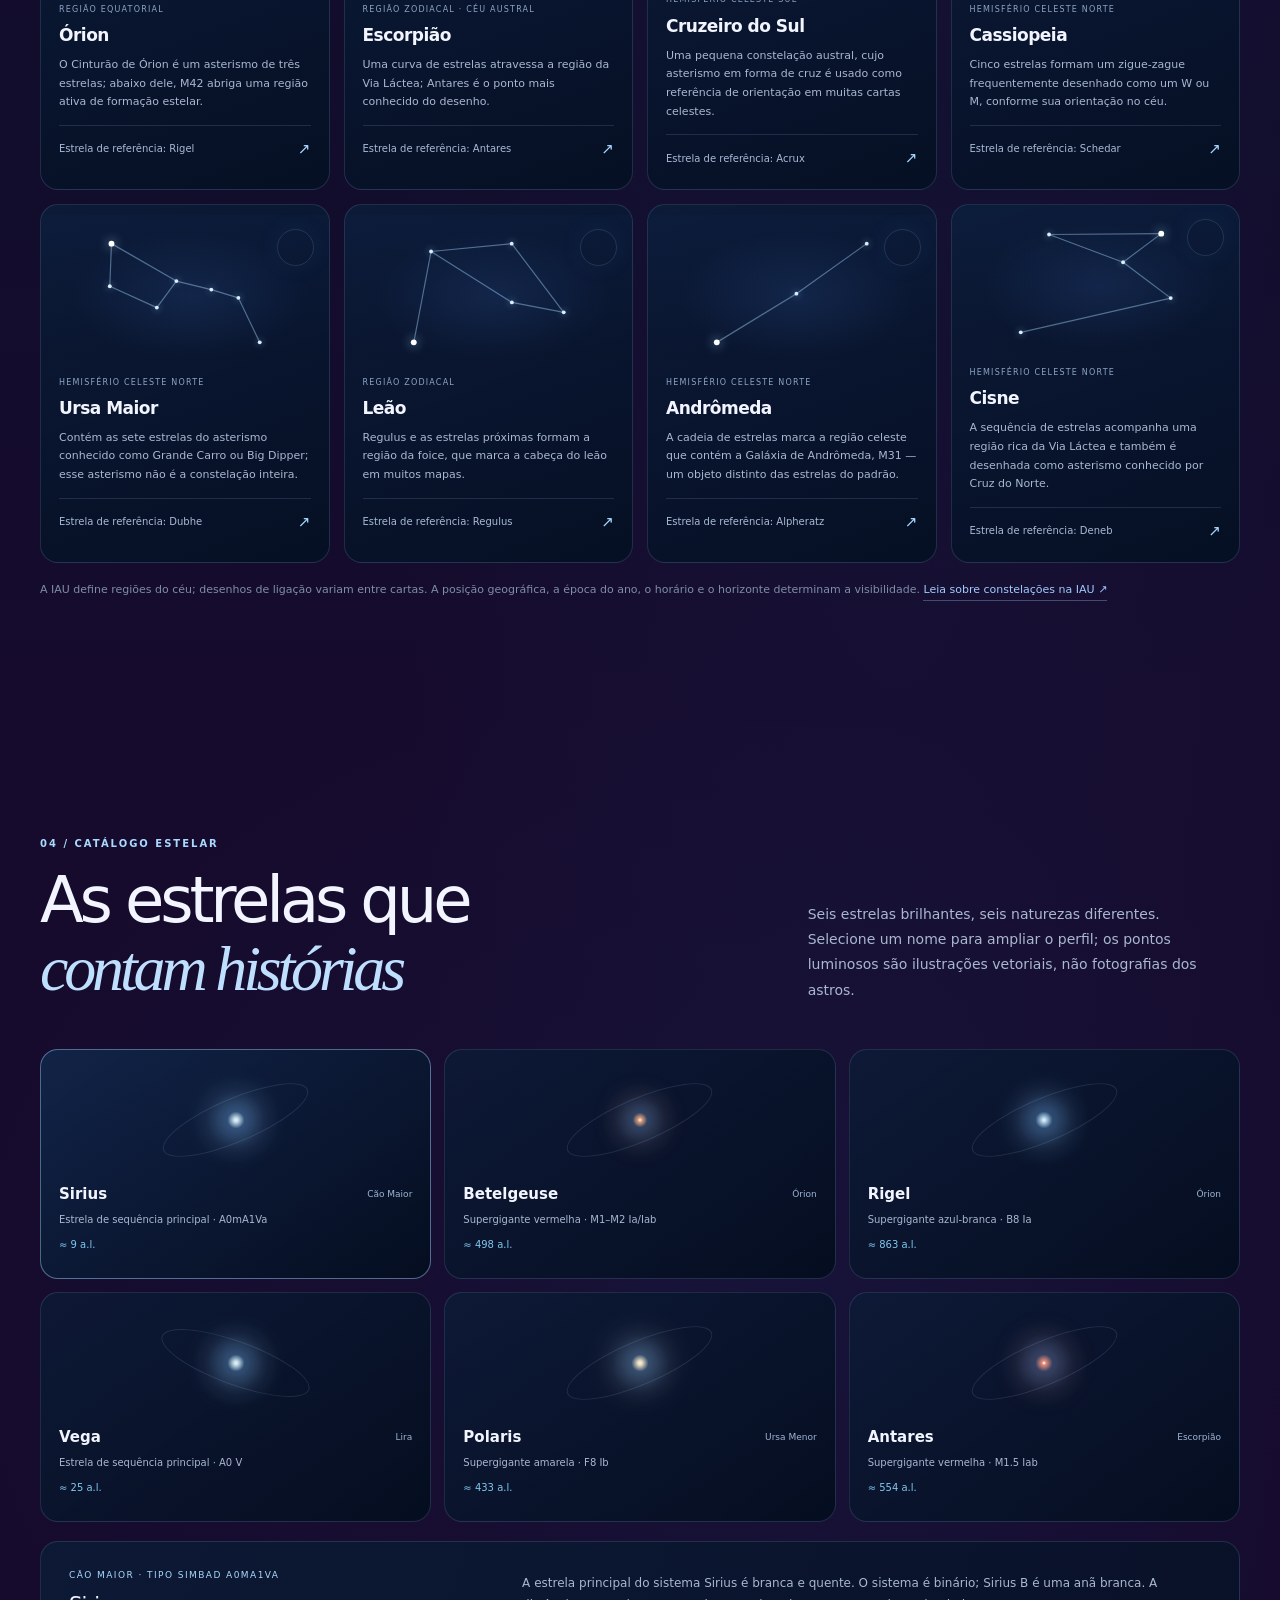
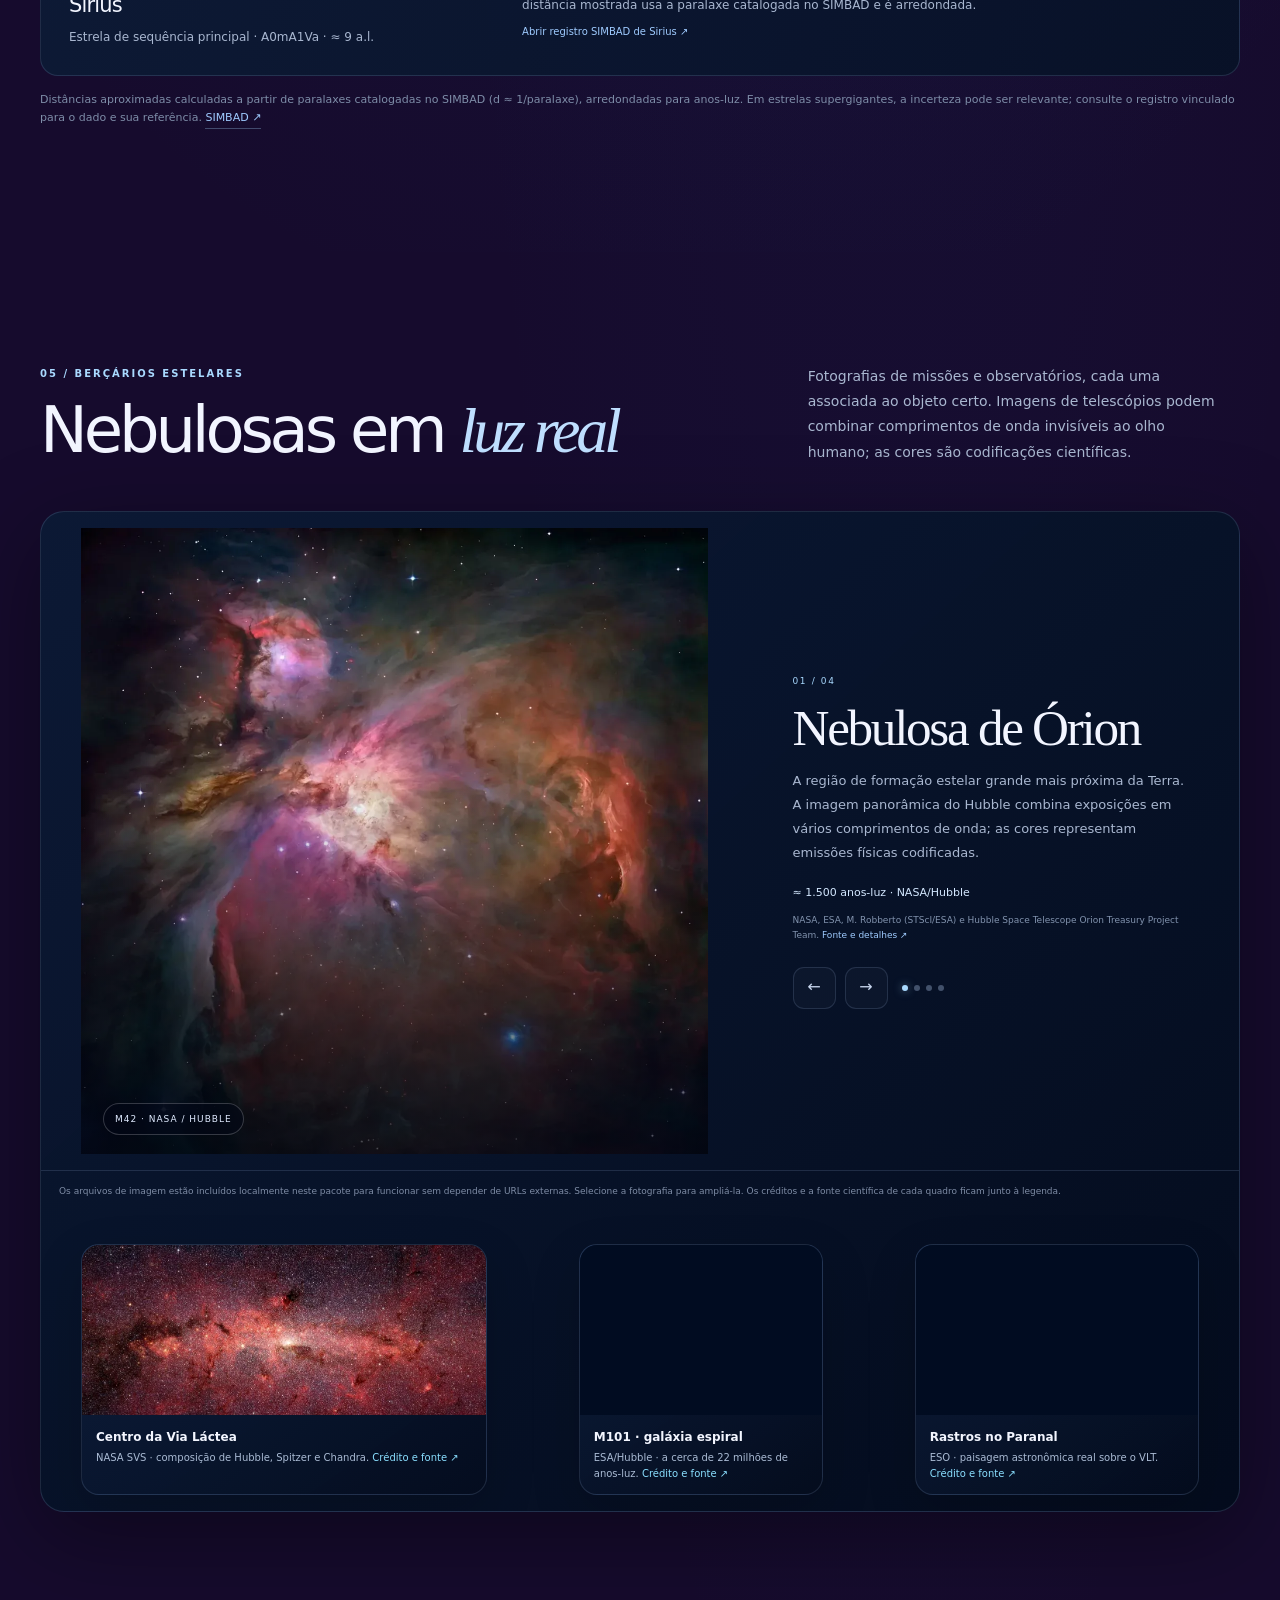
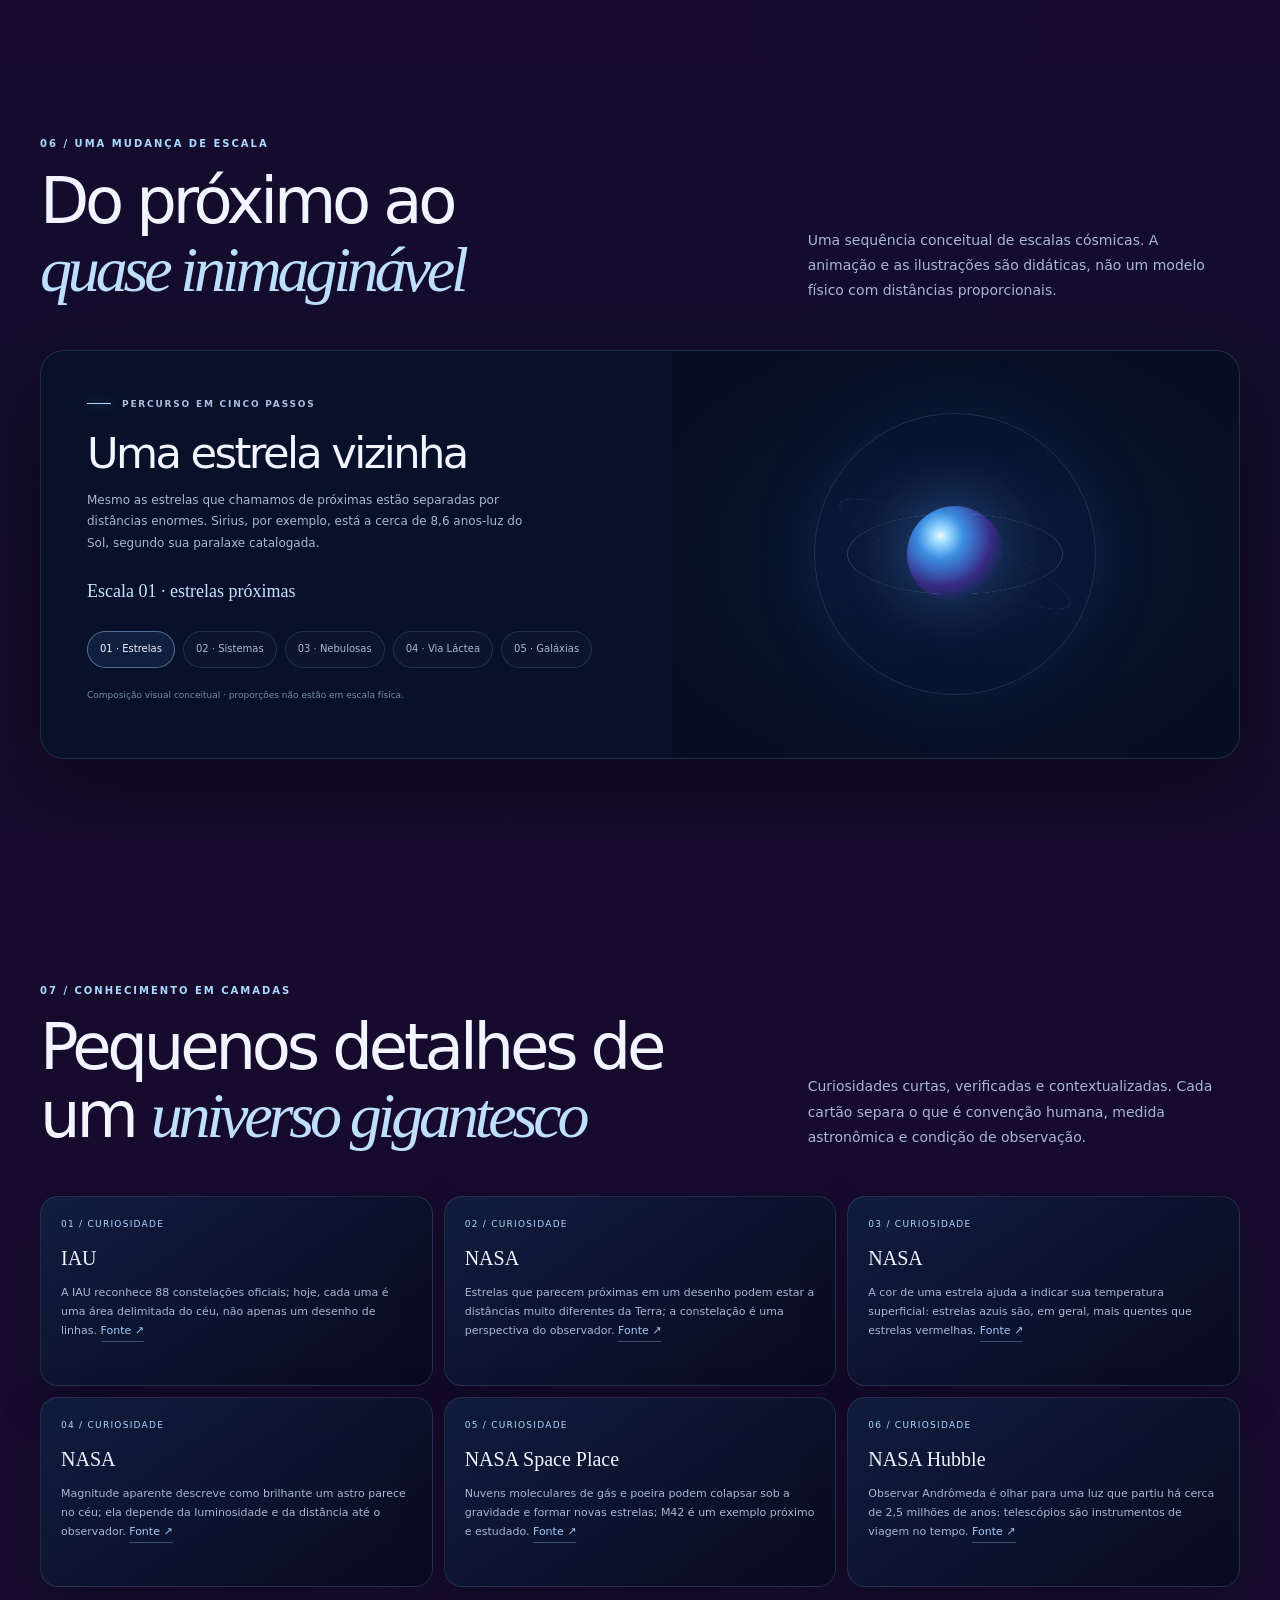
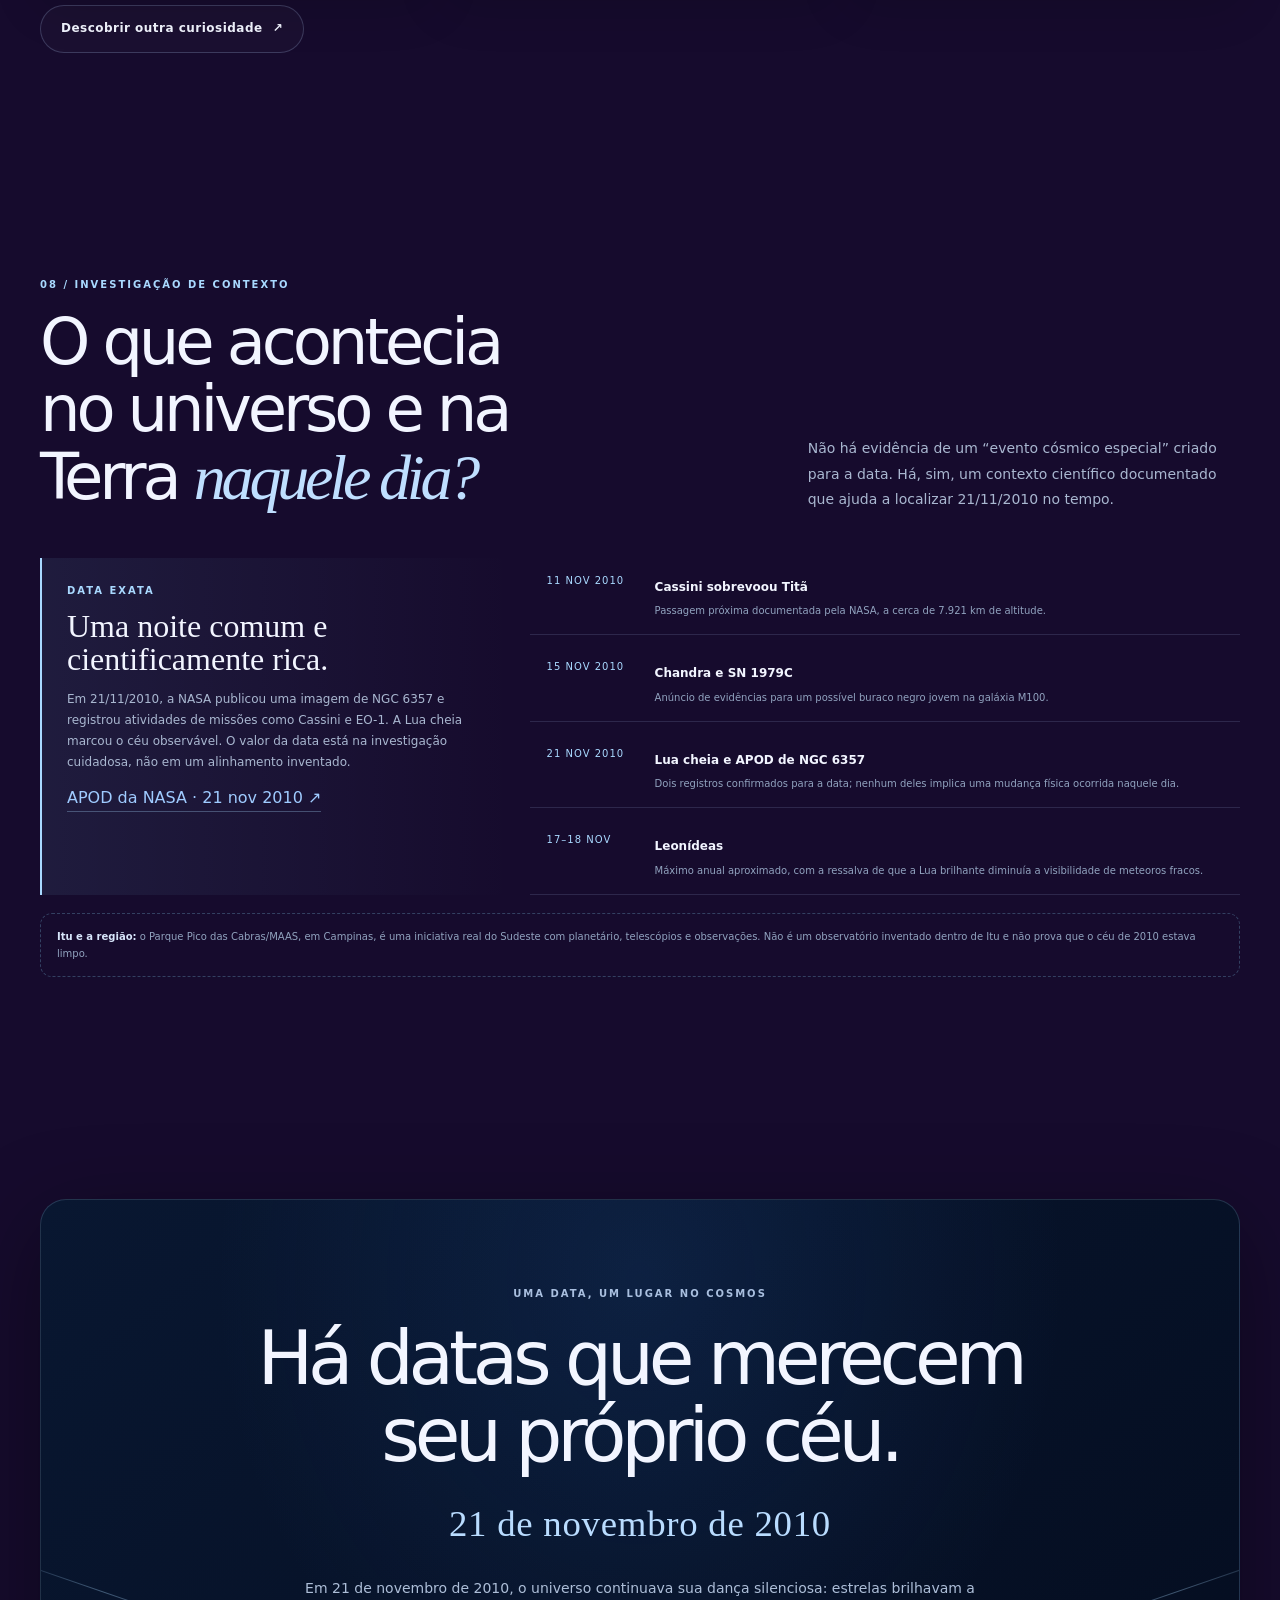
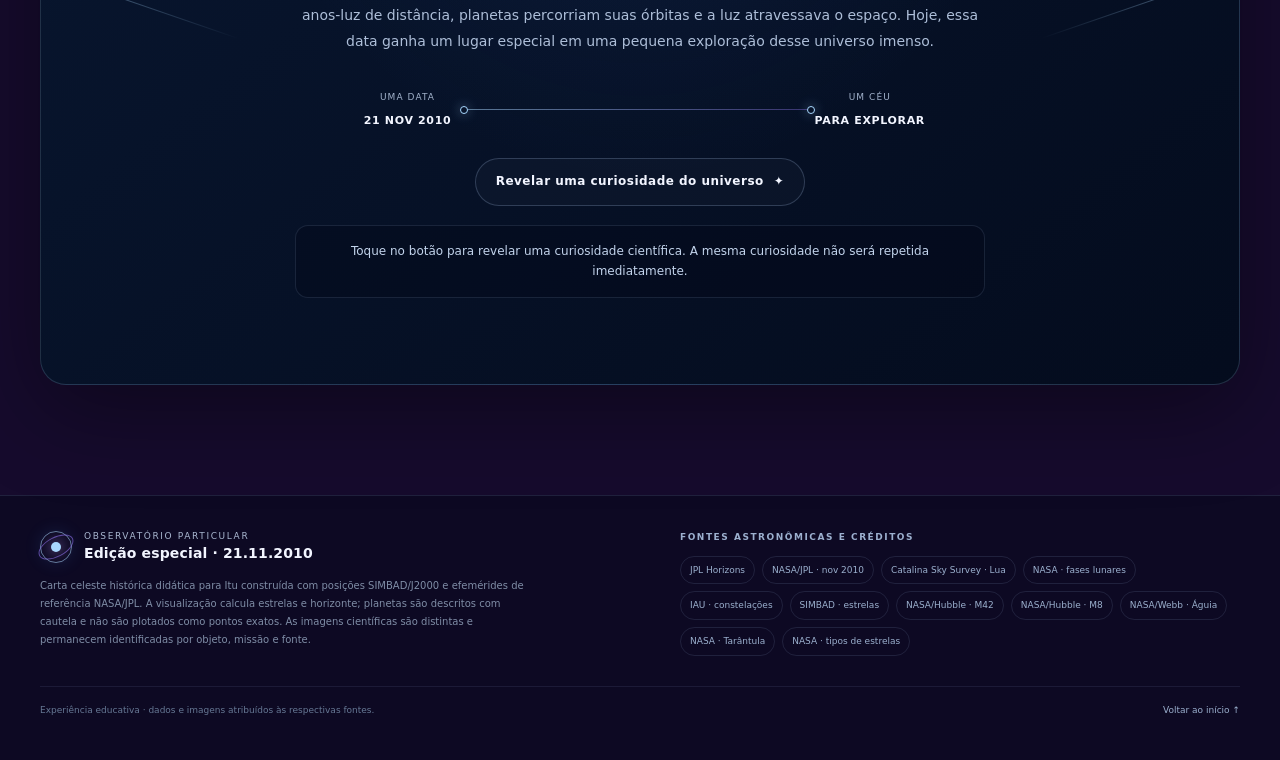
<file: index (2).html>
<!doctype html>
<html lang="pt-BR">
<head>
  <meta charset="utf-8">
  <meta name="viewport" content="width=device-width, initial-scale=1, viewport-fit=cover">
  <meta name="theme-color" content="#030817">
  <meta name="description" content="Um observatório particular para explorar o céu, as constelações e a astronomia em torno de 21 de novembro de 2010.">
  <title>Um universo escrito nas estrelas — 21.11.2010</title>
  <style>
    :root{
      color-scheme:dark;
      --ink:#160b2d;--deep:#211238;--surface:#291a40;--surface-2:#321f4b;
      --blue:#a78bd7;--cyan:#a9d9ff;--purple:#b99aff;--text:#f2f5ff;--muted:#a9b7d0;
      --soft:#7e8da8;--line:rgba(174,202,246,.15);--line-bright:rgba(174,202,246,.28);
      --shadow:0 24px 90px rgba(0,0,0,.38);--sans:Inter,Manrope,"Space Grotesk",system-ui,-apple-system,"Segoe UI",sans-serif;
      --serif:Georgia,"Times New Roman",serif;--radius:22px;--content:1200px;
    }
    *{box-sizing:border-box}
    html{scroll-behavior:smooth;scroll-padding-top:92px;background:var(--ink)}
    body{margin:0;color:var(--text);font-family:var(--sans);font-size:16px;line-height:1.65;background:radial-gradient(ellipse at 70% 0%,rgba(32,78,148,.17),transparent 40rem),var(--ink);overflow-x:hidden}
    body::before{content:"";position:fixed;inset:0;z-index:-1;pointer-events:none;background:radial-gradient(circle at 8% 33%,rgba(46,109,200,.055),transparent 28rem),radial-gradient(circle at 92% 71%,rgba(84,40,168,.045),transparent 26rem)}
    img{display:block;max-width:100%}button,input,select{font:inherit}button{color:inherit}a{color:inherit;text-decoration:none}button:focus-visible,a:focus-visible,input:focus-visible,select:focus-visible,canvas:focus-visible{outline:2px solid var(--cyan);outline-offset:4px}
    .skip-link{position:fixed;top:8px;left:8px;z-index:1000;padding:10px 16px;background:var(--text);color:var(--ink);border-radius:10px;transform:translateY(-150%)}.skip-link:focus{transform:translateY(0)}
    .container{width:min(var(--content),calc(100% - 48px));margin-inline:auto}
    .progress-track{position:fixed;top:0;left:0;width:100%;height:2px;z-index:120;background:rgba(169,217,255,.08)}.progress-fill{height:100%;width:100%;background:linear-gradient(90deg,var(--blue),var(--cyan),var(--purple));transform:scaleX(0);transform-origin:left}
    .site-header{position:fixed;inset:0 0 auto;z-index:100;backdrop-filter:blur(18px);background:linear-gradient(180deg,rgba(3,8,23,.92),rgba(3,8,23,.73));border-bottom:1px solid rgba(180,209,255,.08)}
    .header-inner{height:76px;display:flex;align-items:center;justify-content:space-between;gap:26px}
    .brand{display:inline-flex;align-items:center;gap:12px;font-weight:650;letter-spacing:.01em;white-space:nowrap}.brand-mark{width:32px;height:32px;border-radius:50%;border:1px solid rgba(169,217,255,.55);display:grid;place-items:center;position:relative;box-shadow:0 0 18px rgba(77,163,255,.12)}.brand-mark::before{content:"";width:10px;height:10px;background:var(--cyan);border-radius:50%;box-shadow:0 0 14px var(--blue)}.brand-mark::after{content:"";position:absolute;inset:5px -4px;border:1px solid rgba(155,123,255,.55);border-radius:50%;transform:rotate(-28deg)}.brand small{display:block;font-weight:500;font-size:9px;letter-spacing:.18em;color:var(--muted);line-height:1.35;text-transform:uppercase}
    .main-nav{display:flex;align-items:center;gap:clamp(12px,2vw,27px)}.main-nav a{font-size:12px;color:#c0cce0;letter-spacing:.035em;transition:color .2s}.main-nav a:hover,.main-nav a[aria-current="location"]{color:var(--cyan)}
    .header-utility{display:flex;align-items:center;gap:12px}.date-pill{border:1px solid var(--line);border-radius:999px;padding:7px 12px;color:var(--muted);font-size:10px;letter-spacing:.11em;white-space:nowrap}.menu-toggle{display:none;width:44px;height:44px;border:1px solid var(--line);border-radius:50%;background:rgba(255,255,255,.035);cursor:pointer}.menu-toggle span,.menu-toggle span::before,.menu-toggle span::after{display:block;width:16px;height:1px;background:var(--text);position:relative;margin:auto;transition:transform .2s}.menu-toggle span::before,.menu-toggle span::after{content:"";position:absolute;left:0}.menu-toggle span::before{transform:translateY(-5px)}.menu-toggle span::after{transform:translateY(5px)}
    .hero{min-height:760px;min-height:100svh;position:relative;isolation:isolate;display:flex;align-items:center;padding:130px 0 78px;overflow:hidden;background:radial-gradient(ellipse at 72% 42%,rgba(40,91,160,.16),transparent 36rem),linear-gradient(120deg,#030817 5%,#071329 54%,#050b1d 100%)}
    .hero::before{content:"";position:absolute;z-index:-2;inset:0;background:linear-gradient(90deg,rgba(3,8,23,.16),transparent 55%),radial-gradient(ellipse at 73% 62%,rgba(84,40,168,.12),transparent 27rem)}
    .hero-canvas{position:absolute;inset:0;width:100%;height:100%;z-index:-1;pointer-events:none;opacity:.88}
    .hero-aura{position:absolute;width:min(52vw,710px);aspect-ratio:1;border-radius:50%;right:-3%;top:7%;z-index:-1;pointer-events:none;background:radial-gradient(circle at 55% 47%,rgba(78,137,224,.14),rgba(39,78,158,.07) 27%,rgba(84,40,168,.07) 42%,transparent 68%);filter:blur(12px);transform:translate3d(var(--px,0),var(--py,0),0);transition:transform .45s ease-out}
    .hero-grid{display:grid;grid-template-columns:minmax(0,1.15fr) minmax(290px,.75fr);align-items:center;gap:clamp(48px,8vw,112px);position:relative;z-index:2}
    .eyebrow{display:flex;align-items:center;gap:11px;color:#a9bfdf;text-transform:uppercase;font-size:10px;font-weight:600;letter-spacing:.2em}.eyebrow::before{content:"";width:24px;height:1px;background:var(--cyan);box-shadow:0 0 8px rgba(169,217,255,.5)}
    .hero h1{font-size:clamp(3.2rem,7.2vw,6.65rem);font-weight:500;letter-spacing:-.075em;line-height:.99;max-width:820px;margin:29px 0 23px;text-wrap:balance}.hero h1 em{font-family:var(--serif);font-weight:400;color:#bcdfff;letter-spacing:-.06em}.hero-copy{color:#b6c4dc;max-width:540px;font-size:clamp(15px,1.5vw,18px);line-height:1.8}.hero-actions{display:flex;flex-wrap:wrap;gap:12px;margin-top:34px}
    .button{border:1px solid transparent;display:inline-flex;align-items:center;justify-content:center;gap:10px;min-height:48px;padding:0 20px;border-radius:999px;font-size:12px;font-weight:650;letter-spacing:.04em;cursor:pointer;transition:transform .22s ease,background .22s ease,border-color .22s ease,box-shadow .22s ease}.button:hover{transform:translateY(-2px)}.button-primary{color:#071329;background:linear-gradient(105deg,#a8ddff,#78dfff);box-shadow:0 8px 28px rgba(77,163,255,.16)}.button-primary:hover{box-shadow:0 12px 35px rgba(77,163,255,.27)}.button-secondary{color:var(--text);border-color:rgba(178,204,244,.22);background:rgba(255,255,255,.025)}.button-secondary:hover{background:rgba(169,217,255,.075);border-color:rgba(169,217,255,.45)}.button svg{width:15px;height:15px}
    .hero-date{position:relative;padding:27px 0 25px 32px;border-left:1px solid rgba(169,217,255,.38);max-width:390px;margin-left:auto}.hero-date::before{content:"";position:absolute;top:0;left:-3px;width:5px;height:5px;border-radius:50%;background:var(--cyan);box-shadow:0 0 14px var(--cyan)}.hero-date::after{content:"";position:absolute;bottom:0;left:-2px;width:3px;height:3px;border-radius:50%;background:var(--purple)}.date-overline{color:var(--muted);letter-spacing:.17em;text-transform:uppercase;font-size:9px}.date-hero{font-size:clamp(2.7rem,4.2vw,4.55rem);font-weight:450;letter-spacing:-.08em;line-height:1.04;margin:15px 0 8px;color:var(--text)}.date-hero span{color:var(--cyan)}.date-caption{color:#97a8c6;font-size:12px;max-width:230px}.hero-index{display:flex;align-items:center;gap:12px;margin-top:34px;color:#6e83a7;font-size:10px;letter-spacing:.16em;text-transform:uppercase}.hero-index::before{content:"";width:38px;height:1px;background:rgba(169,217,255,.5)}.scroll-cue{position:absolute;bottom:27px;left:50%;transform:translateX(-50%);display:flex;align-items:center;gap:12px;color:#8392ad;font-size:9px;letter-spacing:.19em;text-transform:uppercase}.scroll-cue i{display:block;width:1px;height:28px;background:linear-gradient(var(--cyan),transparent);animation:cue 1.9s ease-in-out infinite}@keyframes cue{0%,100%{transform:scaleY(.55);transform-origin:top;opacity:.55}50%{transform:scaleY(1);opacity:1}}
    .section{padding:112px 0;position:relative}.section-kicker{font-size:10px;letter-spacing:.2em;text-transform:uppercase;color:var(--cyan);font-weight:600}.section-head{display:grid;grid-template-columns:minmax(0,1.1fr) minmax(250px,.65fr);align-items:end;gap:36px;margin-bottom:46px}.section-head h2{font-size:clamp(2.35rem,5vw,4.45rem);line-height:1.06;font-weight:500;letter-spacing:-.065em;margin:15px 0 0;text-wrap:balance}.section-head h2 em{font-family:var(--serif);font-weight:400;color:#bfdfff}.section-head p{max-width:420px;margin:0;color:var(--muted);font-size:14px;line-height:1.8}.fine-note{font-size:11px;color:var(--soft);line-height:1.7}.inline-source{display:inline-flex;align-items:center;gap:5px;color:#9fcbff;border-bottom:1px solid rgba(169,217,255,.3);font-size:inherit}.inline-source:hover{color:var(--cyan);border-color:var(--cyan)}
    .context-section{padding-top:55px}.date-context{display:grid;grid-template-columns:1.1fr .9fr;gap:24px;margin-bottom:27px}.date-feature,.context-card{background:linear-gradient(142deg,rgba(13,28,56,.84),rgba(7,19,41,.78));border:1px solid var(--line);border-radius:var(--radius);box-shadow:var(--shadow)}.date-feature{min-height:290px;padding:34px;position:relative;overflow:hidden;display:flex;flex-direction:column;justify-content:space-between}.date-feature::after{content:"21";position:absolute;right:14px;bottom:-88px;font-family:var(--serif);font-size:310px;line-height:1;color:rgba(169,217,255,.035);pointer-events:none}.date-feature .big-date{font-size:clamp(2.4rem,5.4vw,5rem);font-weight:450;letter-spacing:-.085em;line-height:1}.date-feature .big-date span{color:var(--cyan)}.date-feature p{max-width:470px;color:#b4c4dc;font-size:14px;line-height:1.8;position:relative;z-index:1;margin:18px 0 0}.moon-fact{border-left:1px solid rgba(169,217,255,.36);padding-left:23px;margin-top:14px;color:var(--muted);font-size:12px}.moon-fact strong{display:block;font-size:18px;color:var(--text);font-weight:550;margin-bottom:3px}.context-side{display:grid;gap:24px}.context-card{padding:26px 28px;display:flex;gap:18px;align-items:flex-start}.context-icon{width:42px;height:42px;flex:0 0 auto;display:grid;place-items:center;border:1px solid rgba(169,217,255,.18);border-radius:14px;background:rgba(77,163,255,.07);color:var(--cyan)}.context-icon svg{width:20px;height:20px}.context-card h3{font-size:14px;margin:1px 0 7px;font-weight:600}.context-card p{font-size:12px;color:var(--muted);margin:0;line-height:1.7}.concept-grid{display:grid;grid-template-columns:repeat(3,1fr);gap:1px;border:1px solid var(--line);background:var(--line);border-radius:var(--radius);overflow:hidden}.concept{background:rgba(7,19,41,.96);padding:24px 25px}.concept .number{color:var(--blue);font-size:10px;letter-spacing:.16em}.concept h3{font-weight:550;font-size:14px;margin:10px 0 6px}.concept p{color:var(--muted);font-size:12px;line-height:1.75;margin:0}
    .explorer-section{padding-top:112px}.sky-intro{max-width:690px}.sky-intro p{color:var(--muted)}.sky-note{padding:13px 16px;border:1px solid rgba(169,217,255,.15);border-left:2px solid var(--cyan);background:rgba(8,20,44,.64);border-radius:0 12px 12px 0;color:#afc0da;font-size:11px;line-height:1.7;margin-top:24px}.sky-layout{display:grid;grid-template-columns:minmax(0,1.45fr) minmax(275px,.63fr);gap:21px;align-items:stretch}.sky-panel,.control-panel{border:1px solid var(--line);border-radius:var(--radius);background:linear-gradient(145deg,rgba(10,24,49,.95),rgba(5,14,33,.96));box-shadow:var(--shadow)}.sky-panel{padding:19px;min-width:0}.sky-panel-top{display:flex;justify-content:space-between;align-items:center;gap:12px;padding:4px 5px 17px}.panel-eyebrow{color:var(--muted);font-size:9px;letter-spacing:.16em;text-transform:uppercase}.sky-status{display:inline-flex;align-items:center;gap:8px;font-size:10px;color:#a8bad5}.status-dot{width:6px;height:6px;border-radius:50%;background:var(--cyan);box-shadow:0 0 9px rgba(169,217,255,.55)}.sky-canvas-wrap{width:100%;position:relative;border:1px solid rgba(129,175,239,.16);border-radius:15px;overflow:hidden;background:#040b1b;aspect-ratio:1.53;min-height:300px}.sky-canvas{position:absolute;inset:0;width:100%;height:100%;touch-action:none;cursor:grab}.sky-canvas:active{cursor:grabbing}.sky-overlay-label{position:absolute;top:15px;left:16px;pointer-events:none;color:rgba(190,212,247,.6);font-size:8px;letter-spacing:.16em;text-transform:uppercase}.sky-caption{display:flex;justify-content:space-between;gap:15px;align-items:center;padding:14px 5px 2px;color:var(--soft);font-size:10px}.sky-caption strong{font-weight:550;color:#b3c4de}.chart-controls{display:flex;gap:7px;align-items:center}.icon-button{min-width:37px;height:36px;border:1px solid var(--line);border-radius:11px;background:rgba(255,255,255,.025);color:#c9d7ef;cursor:pointer;transition:background .2s,border-color .2s}.icon-button:hover{background:rgba(169,217,255,.09);border-color:rgba(169,217,255,.4)}.icon-button:disabled{opacity:.45;cursor:not-allowed}.control-panel{padding:23px;display:flex;flex-direction:column;gap:20px}.control-title{font-size:13px;font-weight:600;letter-spacing:.01em;margin:0}.field-grid{display:grid;grid-template-columns:1fr 1fr;gap:12px}.field{display:grid;gap:6px}.field.full{grid-column:1/-1}.field label{font-size:9px;color:#9eafca;letter-spacing:.12em;text-transform:uppercase}.field input,.field select{width:100%;height:42px;padding:0 11px;border-radius:11px;background:#071329;color:var(--text);border:1px solid rgba(175,204,245,.17);font-size:12px}.field select{appearance:auto}.field input::placeholder{color:#667794}.control-toggles{display:grid;gap:9px;padding-top:1px}.toggle-row{display:flex;align-items:center;justify-content:space-between;gap:12px;color:#bdcbe1;font-size:11px;cursor:pointer}.switch{appearance:none;width:38px;height:21px;border:1px solid rgba(174,202,246,.2);border-radius:999px;background:#101d35;position:relative;cursor:pointer;transition:background .2s,border .2s;flex:0 0 auto}.switch::after{content:"";position:absolute;left:3px;top:3px;width:13px;height:13px;border-radius:50%;background:#7f90aa;transition:transform .2s,background .2s}.switch:checked{background:rgba(77,163,255,.34);border-color:rgba(169,217,255,.55)}.switch:checked::after{transform:translateX(17px);background:var(--cyan)}.object-info{border-top:1px solid var(--line);padding-top:17px;min-height:112px}.object-info h4{font-size:14px;margin:0 0 4px;font-weight:600}.object-info p{font-size:11px;color:var(--muted);line-height:1.7;margin:0}.object-info a{display:inline-block;margin-top:7px;font-size:10px;color:#9fcbff}.control-foot{margin-top:auto;color:#798ba8;font-size:9px;line-height:1.65}.touch-note{display:none}
    .atlas-section{background:linear-gradient(180deg,transparent,rgba(7,19,41,.25),transparent)}.atlas-legend{display:flex;align-items:center;gap:8px;color:var(--soft);font-size:10px;margin:-24px 0 24px}.legend-star{width:5px;height:5px;border-radius:50%;background:var(--cyan);box-shadow:0 0 9px var(--blue)}.constellation-grid{display:grid;grid-template-columns:repeat(4,minmax(0,1fr));gap:14px}.constellation-card{padding:0;border:1px solid var(--line);border-radius:18px;background:linear-gradient(160deg,rgba(12,28,57,.94),rgba(6,16,36,.97));text-align:left;overflow:hidden;cursor:pointer;transition:transform .28s ease,border-color .28s ease,box-shadow .28s ease;min-width:0}.constellation-card:hover{transform:translateY(-4px);border-color:rgba(169,217,255,.4);box-shadow:0 18px 44px rgba(0,0,0,.28)}.constellation-art{height:145px;padding:14px 16px 3px;position:relative;background:radial-gradient(ellipse at 52% 56%,rgba(61,111,191,.16),transparent 56%),linear-gradient(180deg,rgba(11,31,64,.34),rgba(3,8,23,.05))}.constellation-art::after{content:"";position:absolute;right:15px;top:14px;width:35px;height:35px;border:1px solid rgba(169,217,255,.14);border-radius:50%;box-shadow:0 0 24px rgba(77,163,255,.08)}.constellation-art svg{position:relative;z-index:1;width:100%;height:100%;overflow:visible}.atlas-star-line{stroke:rgba(169,217,255,.43);stroke-width:.65;fill:none}.atlas-star-dot{fill:#d8efff;filter:drop-shadow(0 0 2px rgba(169,217,255,.72))}.atlas-star-dot.bright{fill:#fff;filter:drop-shadow(0 0 3px rgba(169,217,255,.95))}.atlas-card-content{padding:16px 18px 18px}.card-meta{font-size:8px;letter-spacing:.15em;text-transform:uppercase;color:#8da3c4}.atlas-card-content h3{font-size:17px;font-weight:550;letter-spacing:-.03em;margin:5px 0 7px}.atlas-card-content p{min-height:54px;color:var(--muted);font-size:11px;line-height:1.7;margin:0 0 13px}.card-foot{display:flex;align-items:center;justify-content:space-between;border-top:1px solid var(--line);padding-top:11px;font-size:10px;color:#a9bad5}.card-foot span:last-child{color:var(--cyan);font-size:15px;transition:transform .2s}.constellation-card:hover .card-foot span:last-child{transform:translateX(3px)}.atlas-note{margin-top:18px}
    .stars-section{background:radial-gradient(ellipse at 52% 52%,rgba(31,67,128,.09),transparent 45rem)}.star-grid{display:grid;grid-template-columns:repeat(3,minmax(0,1fr));gap:13px}.star-card{position:relative;min-height:230px;border:1px solid var(--line);border-radius:18px;text-align:left;padding:18px;background:linear-gradient(145deg,rgba(12,27,55,.85),rgba(5,14,32,.98));cursor:pointer;overflow:hidden;transition:border-color .22s,transform .22s,background .22s}.star-card:hover,.star-card[aria-pressed="true"]{border-color:rgba(169,217,255,.44);transform:translateY(-2px);background:linear-gradient(145deg,rgba(17,38,74,.9),rgba(5,14,32,.98))}.star-art{height:104px;position:relative;display:grid;place-items:center;margin:-6px 0 10px;overflow:hidden}.star-art::before{content:"";width:92px;height:92px;border-radius:50%;background:radial-gradient(circle,rgba(255,255,255,.98) 0 1.2%,var(--star-color) 3%,rgba(77,163,255,.23) 13%,rgba(77,163,255,.04) 44%,transparent 70%);filter:drop-shadow(0 0 15px var(--star-color));opacity:.92}.star-art::after{content:"";position:absolute;width:155px;height:42px;border:1px solid rgba(169,217,255,.13);border-radius:50%;transform:rotate(-23deg)}.star-card:nth-child(2) .star-art::before{width:80px;height:80px}.star-card:nth-child(4) .star-art::after{transform:rotate(20deg)}.star-label{display:flex;align-items:center;justify-content:space-between;gap:10px}.star-label h3{font-size:15px;font-weight:550;margin:0}.star-label span{font-size:9px;color:#9fb4d3}.star-kind{font-size:10px;color:var(--muted);margin-top:5px}.star-distance{font-size:10px;color:#80c8ef;margin-top:8px}.star-detail{display:grid;grid-template-columns:.62fr 1fr;gap:26px;align-items:center;margin-top:19px;padding:25px 28px;border:1px solid var(--line);border-radius:18px;background:linear-gradient(110deg,rgba(12,27,54,.9),rgba(7,18,39,.9));min-height:135px}.star-detail .detail-overline{font-size:9px;letter-spacing:.16em;text-transform:uppercase;color:var(--cyan)}.star-detail h3{font-size:21px;font-weight:500;letter-spacing:-.04em;margin:5px 0}.star-detail p{font-size:12px;line-height:1.8;color:var(--muted);margin:0}.star-detail a{font-size:10px;color:#9fcbff}.star-caveat{margin-top:15px}
    .nebula-section{overflow:hidden}.nebula-shell{border:1px solid var(--line);border-radius:24px;background:linear-gradient(138deg,rgba(11,26,53,.95),rgba(4,12,29,.98));box-shadow:var(--shadow);overflow:hidden}.nebula-layout{display:grid;grid-template-columns:minmax(0,1.15fr) minmax(280px,.8fr);min-height:470px}.nebula-visual{position:relative;min-height:380px;background:#071329;overflow:hidden}.nebula-visual img{width:100%;height:100%;min-height:380px;object-fit:cover;transition:opacity .35s ease,transform 1.1s ease;cursor:zoom-in}.nebula-visual:hover img{transform:scale(1.025)}.nebula-visual::after{content:"";position:absolute;inset:40% 0 0;background:linear-gradient(transparent,rgba(3,8,23,.72));pointer-events:none}.nebula-image-tag{position:absolute;left:22px;bottom:19px;z-index:1;padding:8px 11px;border:1px solid rgba(255,255,255,.2);background:rgba(3,8,23,.48);backdrop-filter:blur(12px);border-radius:999px;color:#e0ebff;font-size:9px;letter-spacing:.11em;text-transform:uppercase}.nebula-info{padding:clamp(25px,4vw,45px);display:flex;flex-direction:column;justify-content:center}.nebula-count{font-size:9px;color:var(--cyan);letter-spacing:.18em;text-transform:uppercase}.nebula-info h3{font-family:var(--serif);font-size:clamp(2.2rem,4vw,3.5rem);font-weight:400;letter-spacing:-.045em;line-height:1.06;margin:13px 0}.nebula-info p{font-size:13px;line-height:1.85;color:var(--muted);margin:0}.nebula-distance{font-size:11px;color:#d4e8ff;margin-top:19px}.nebula-credit{color:#8293ae;font-size:9px;line-height:1.7;margin-top:11px}.nebula-credit a{color:#9fcbff}.nebula-controls{display:flex;align-items:center;gap:9px;margin-top:23px}.nebula-controls .icon-button{width:43px;height:42px}.nebula-dots{display:flex;align-items:center;gap:6px;margin-left:5px}.nebula-dot{width:6px;height:6px;border:none;border-radius:50%;background:#42516b;padding:0;cursor:pointer}.nebula-dot[aria-current="true"]{background:var(--cyan);box-shadow:0 0 9px rgba(169,217,255,.5)}.nebula-footnote{padding:13px 18px;border-top:1px solid var(--line);color:#7e8ca5;font-size:9px;line-height:1.6}
    .journey-section{background:linear-gradient(180deg,transparent,rgba(9,23,48,.22),transparent)}.journey-shell{display:grid;grid-template-columns:minmax(0,1fr) minmax(320px,.9fr);border:1px solid var(--line);border-radius:24px;overflow:hidden;background:rgba(7,19,41,.88);box-shadow:var(--shadow)}.journey-copy{padding:clamp(27px,4vw,46px)}.journey-copy .eyebrow{font-size:9px}.journey-copy h3{font-size:clamp(1.75rem,3.4vw,2.7rem);line-height:1.12;font-weight:500;letter-spacing:-.06em;margin:18px 0 11px}.journey-copy p{font-size:12px;color:var(--muted);line-height:1.8;max-width:460px}.journey-scale{font-family:var(--serif);font-size:18px;color:#c4e4ff;margin-top:22px}.journey-visual{min-height:335px;position:relative;display:grid;place-items:center;overflow:hidden;background:radial-gradient(ellipse at center,rgba(26,59,119,.34),rgba(7,19,41,.3) 48%,rgba(3,8,23,.4));transition:background .4s}.journey-visual::before{content:"";position:absolute;width:280px;height:280px;border-radius:50%;border:1px solid rgba(169,217,255,.15);box-shadow:0 0 80px rgba(77,163,255,.08),inset 0 0 80px rgba(77,163,255,.04);transition:all .5s}.journey-object{position:relative;width:96px;height:96px;border-radius:50%;background:radial-gradient(circle at 35% 31%,#e8f8ff,#9ad9ff 9%,#3d8fe3 25%,rgba(84,40,168,.55) 56%,transparent 73%);filter:drop-shadow(0 0 34px rgba(77,163,255,.45));transition:all .45s}.journey-object::before,.journey-object::after{content:"";position:absolute;inset:-60px;border:1px solid rgba(169,217,255,.21);border-radius:50%;transform:rotateX(68deg)}.journey-object::after{inset:-78px;border-color:rgba(155,123,255,.18);transform:rotateY(65deg) rotateX(64deg)}.journey-visual[data-kind="system"] .journey-object{width:55px;height:55px;background:radial-gradient(circle at 35% 30%,#fff,#9fdcff 13%,#3c88df 54%,#123064 72%)}.journey-visual[data-kind="nebula"] .journey-object{width:200px;height:125px;border-radius:50%;filter:blur(5px);background:radial-gradient(ellipse,#9f8dff 0,rgba(76,145,255,.62) 24%,rgba(111,70,198,.34) 48%,transparent 76%)}.journey-visual[data-kind="galaxy"] .journey-object{width:210px;height:90px;border-radius:50%;transform:rotate(-24deg);background:repeating-conic-gradient(from 30deg at 50% 50%,rgba(121,193,255,.05) 0 12deg,rgba(124,89,222,.38) 17deg 22deg,rgba(255,255,255,.64) 23deg 24deg,transparent 26deg 41deg);filter:drop-shadow(0 0 28px rgba(77,163,255,.42))}.journey-visual[data-kind="deep"] .journey-object{width:50px;height:50px;background:radial-gradient(circle,#e8f7ff 0 3%,rgba(169,217,255,.8) 5%,rgba(77,163,255,.17) 15%,transparent 56%);box-shadow:170px -70px 0 -15px rgba(169,217,255,.8),-150px 50px 0 -19px rgba(155,123,255,.7),-55px -140px 0 -21px rgba(212,236,255,.8),120px 125px 0 -18px rgba(169,217,255,.5)}.journey-steps{display:flex;flex-wrap:wrap;gap:8px;margin-top:25px}.journey-step{padding:9px 12px;border:1px solid var(--line);border-radius:999px;background:rgba(255,255,255,.02);color:#aab9d0;font-size:10px;cursor:pointer;transition:all .2s}.journey-step:hover,.journey-step[aria-pressed="true"]{border-color:rgba(169,217,255,.42);color:var(--text);background:rgba(77,163,255,.1)}.journey-note{font-size:9px!important;color:#7789a5!important;margin-top:19px!important}
    .birthday-section{padding-top:110px;padding-bottom:110px}.birthday-card{position:relative;overflow:hidden;border:1px solid rgba(169,217,255,.17);border-radius:26px;padding:clamp(33px,7vw,86px);background:radial-gradient(ellipse at 50% 10%,rgba(39,92,167,.18),transparent 50%),linear-gradient(142deg,rgba(9,24,50,.96),rgba(4,12,29,.98));box-shadow:var(--shadow);text-align:center}.birthday-card::before,.birthday-card::after{content:"";position:absolute;top:50%;width:22vw;height:1px;background:linear-gradient(90deg,transparent,rgba(169,217,255,.35),transparent)}.birthday-card::before{left:-6vw;transform:rotate(19deg)}.birthday-card::after{right:-6vw;transform:rotate(-19deg)}.birthday-card .eyebrow{justify-content:center}.birthday-card .eyebrow::before{display:none}.birthday-card h2{font-size:clamp(2.3rem,5.8vw,5rem);font-weight:450;letter-spacing:-.07em;line-height:1.04;max-width:830px;margin:18px auto 20px;text-wrap:balance}.birthday-date{font-family:var(--serif);font-size:clamp(1.45rem,3vw,2.3rem);color:#b9dcff;letter-spacing:.02em;margin:0 auto 20px}.birthday-card>p{max-width:680px;margin:0 auto;color:#adbed8;font-size:14px;line-height:1.9}.timeline{display:flex;align-items:center;justify-content:center;gap:0;max-width:570px;margin:35px auto 28px}.timeline-node{min-width:105px;color:#a1b1ca;font-size:9px;letter-spacing:.12em;text-transform:uppercase}.timeline-node strong{display:block;color:var(--text);font-size:11px;letter-spacing:.06em;margin-top:7px}.timeline-point{width:8px;height:8px;border:1px solid var(--cyan);border-radius:50%;background:#071329;box-shadow:0 0 12px rgba(169,217,255,.42);flex:0 0 auto}.timeline-line{height:1px;width:min(20vw,150px);background:linear-gradient(90deg,rgba(169,217,255,.5),rgba(155,123,255,.35));flex:1}.curiosity-box{min-height:63px;max-width:690px;margin:19px auto 0;padding:15px 18px;border:1px solid rgba(174,202,246,.12);border-radius:13px;background:rgba(3,8,23,.35);color:#c2d3eb;font-size:12px;line-height:1.7}.curiosity-box a{color:var(--cyan);border-bottom:1px solid rgba(169,217,255,.4)}
    .site-footer{padding:34px 0 42px;border-top:1px solid rgba(174,202,246,.12);background:rgba(3,8,23,.45)}.footer-top{display:flex;justify-content:space-between;gap:30px;align-items:flex-start}.footer-brand{font-size:14px}.footer-note{max-width:490px;color:#7f8da6;font-size:10px;line-height:1.8;margin-top:12px}.footer-sources{max-width:560px}.footer-sources h3{font-size:9px;letter-spacing:.17em;text-transform:uppercase;color:#9cb0cf;font-weight:600;margin:0 0 11px}.source-links{display:flex;flex-wrap:wrap;gap:7px}.source-links a{font-size:9px;color:#9bb0ce;padding:6px 9px;border:1px solid rgba(174,202,246,.12);border-radius:999px;transition:all .2s}.source-links a:hover{color:var(--cyan);border-color:rgba(169,217,255,.35)}.footer-bottom{display:flex;justify-content:space-between;gap:16px;margin-top:27px;padding-top:16px;border-top:1px solid rgba(174,202,246,.09);color:#667894;font-size:9px}.back-top{color:#9bb0ce}.back-top:hover{color:var(--cyan)}
    dialog{color:var(--text)}.detail-dialog{width:min(780px,calc(100vw - 26px));max-width:none;max-height:min(90dvh,920px);padding:0;border:1px solid rgba(169,217,255,.24);border-radius:22px;background:#071329;box-shadow:0 30px 120px rgba(0,0,0,.72);overflow:hidden}.detail-dialog::backdrop{background:rgba(1,5,16,.78);backdrop-filter:blur(8px)}.dialog-header{position:sticky;top:0;z-index:2;display:flex;justify-content:space-between;align-items:flex-start;gap:20px;padding:19px 23px;border-bottom:1px solid var(--line);background:rgba(7,19,41,.94);backdrop-filter:blur(12px)}.dialog-kicker{font-size:9px;letter-spacing:.17em;color:var(--cyan);text-transform:uppercase}.dialog-header h2{font-size:22px;font-weight:500;letter-spacing:-.04em;margin:4px 0 0}.dialog-close{width:38px;height:38px;border-radius:50%;border:1px solid var(--line);background:rgba(255,255,255,.03);font-size:20px;line-height:1;cursor:pointer;color:#c6d5ec;flex:0 0 auto}.dialog-body{padding:24px;overflow:auto;max-height:calc(90dvh - 78px)}.dialog-grid{display:grid;grid-template-columns:minmax(220px,.78fr) minmax(0,1fr);gap:22px;align-items:start}.dialog-map{border:1px solid var(--line);border-radius:15px;padding:12px;background:radial-gradient(ellipse at center,rgba(48,94,168,.17),rgba(3,8,23,.55))}.dialog-map svg{width:100%;height:210px}.dialog-copy h3{font-family:var(--serif);font-size:28px;font-weight:400;line-height:1.12;margin:0 0 10px}.dialog-copy p{font-size:12px;line-height:1.8;color:var(--muted);margin:0 0 12px}.dialog-facts{display:grid;gap:8px;margin-top:15px}.dialog-fact{padding:10px 12px;border:1px solid rgba(174,202,246,.11);border-radius:11px;background:rgba(255,255,255,.02);font-size:11px;color:#bccce3}.dialog-fact strong{color:var(--text);font-weight:600}.dialog-stars{display:grid;grid-template-columns:repeat(2,1fr);gap:7px;margin-top:16px}.dialog-star{padding:10px;border:1px solid rgba(174,202,246,.11);border-radius:10px;font-size:10px;color:#b7c7df}.dialog-star strong{display:block;font-size:11px;color:var(--text);font-weight:550;margin-bottom:3px}.dialog-star a{font-size:9px;color:#91c4ff}.dialog-credit{font-size:9px;color:#8192ad;margin-top:14px;line-height:1.6}.lightbox-image{width:100%;max-height:72vh;object-fit:contain;border-radius:12px;background:#030817}.lightbox-caption{color:#aabbd4;font-size:11px;line-height:1.7;margin-top:13px}.modal-actions{display:flex;justify-content:flex-end;margin-top:20px}
    .reveal{opacity:0;transform:translateY(20px);transition:opacity .75s ease,transform .75s cubic-bezier(.2,.7,.2,1)}.reveal.is-visible{opacity:1;transform:translateY(0)}.delay-1{transition-delay:.1s}.delay-2{transition-delay:.18s}.delay-3{transition-delay:.26s}
    @media(max-width:1050px){.main-nav{gap:13px}.main-nav a{font-size:11px}.date-pill{display:none}.hero-grid{gap:45px}.constellation-grid{grid-template-columns:repeat(4,minmax(0,1fr))}.atlas-card-content p{min-height:72px}}
    @media(max-width:850px){.header-inner{height:68px}.menu-toggle{display:grid;place-items:center}.header-utility{margin-left:auto}.main-nav{display:none;position:absolute;top:68px;left:12px;right:12px;padding:14px;border:1px solid var(--line);border-radius:16px;background:rgba(5,14,32,.98);box-shadow:var(--shadow);align-items:stretch;flex-direction:column;gap:0}.main-nav.is-open{display:flex}.main-nav a{padding:12px 10px;border-bottom:1px solid rgba(174,202,246,.08);font-size:12px}.main-nav a:last-child{border-bottom:0}.hero-grid{grid-template-columns:1fr .7fr;gap:35px}.hero h1{font-size:clamp(3rem,8vw,5.2rem)}.date-hero{font-size:clamp(2.5rem,5.5vw,3.6rem)}.section{padding:88px 0}.context-section{padding-top:50px}.sky-layout{grid-template-columns:1fr}.control-panel{display:grid;grid-template-columns:1fr 1fr;align-items:start}.control-panel>.control-title,.control-foot{grid-column:1/-1}.control-toggles{border-left:1px solid var(--line);padding-left:18px}.object-info{border-top:0;padding-top:0}.constellation-grid{grid-template-columns:repeat(2,minmax(0,1fr))}.atlas-card-content p{min-height:42px}.star-grid{grid-template-columns:repeat(2,minmax(0,1fr))}.nebula-layout{grid-template-columns:1fr .9fr}.nebula-visual,.nebula-visual img{min-height:360px}}
    @media(max-width:620px){.container{width:min(100% - 34px,var(--content))}.hero{min-height:800px;min-height:100svh;padding:120px 0 68px}.hero-grid{grid-template-columns:1fr;gap:32px}.hero h1{font-size:clamp(3.05rem,14vw,4.9rem);max-width:560px;margin-top:22px}.hero-copy{font-size:14px}.hero-date{margin-left:7px;margin-right:auto;padding:17px 0 17px 21px;max-width:330px}.date-hero{font-size:3rem;margin:9px 0 4px}.hero-index{margin-top:20px}.hero-aura{width:100vw;right:-34%;top:18%}.scroll-cue{bottom:17px}.section{padding:76px 0}.section-head{grid-template-columns:1fr;gap:14px;margin-bottom:32px}.section-head h2{font-size:clamp(2.25rem,10vw,3.4rem)}.section-head p{font-size:13px}.context-section{padding-top:36px}.date-context{grid-template-columns:1fr;gap:13px}.date-feature{min-height:265px;padding:25px}.date-feature::after{font-size:245px;bottom:-72px}.context-side{gap:13px}.context-card{padding:19px}.concept-grid{grid-template-columns:1fr}.concept{padding:18px 20px}.concept p{font-size:11px}.sky-panel{padding:12px}.sky-panel-top{padding:4px 3px 13px}.sky-canvas-wrap{aspect-ratio:1.05;min-height:310px}.sky-caption{align-items:flex-start;flex-direction:column;padding:12px 4px 3px}.touch-note{display:inline;color:#7184a3;font-size:9px}.control-panel{grid-template-columns:1fr;padding:19px;gap:18px}.control-panel>.control-title,.control-foot{grid-column:auto}.control-toggles{border-left:0;border-top:1px solid var(--line);padding:14px 0 0}.object-info{border-top:1px solid var(--line);padding-top:14px}.field-grid{gap:10px}.atlas-legend{margin:-12px 0 19px}.constellation-grid{grid-template-columns:repeat(2,minmax(0,1fr));gap:9px}.constellation-art{height:120px;padding:11px 10px}.atlas-card-content{padding:13px}.atlas-card-content h3{font-size:15px}.atlas-card-content p{font-size:10px;min-height:67px}.card-foot{font-size:9px}.star-grid{grid-template-columns:repeat(2,minmax(0,1fr));gap:9px}.star-card{padding:13px;min-height:210px}.star-art{height:85px}.star-art::before{width:73px;height:73px}.star-art::after{width:125px}.star-label h3{font-size:13px}.star-label span{font-size:8px}.star-kind,.star-distance{font-size:9px}.star-detail{grid-template-columns:1fr;gap:9px;padding:20px}.nebula-layout{grid-template-columns:1fr}.nebula-visual,.nebula-visual img{min-height:290px;height:290px}.nebula-info{padding:24px}.nebula-info h3{font-size:2.4rem}.journey-shell{grid-template-columns:1fr}.journey-visual{min-height:270px;grid-row:1}.journey-visual::before{width:230px;height:230px}.journey-copy{padding:24px}.journey-step{font-size:9px;padding:8px 10px}.birthday-card{padding:39px 21px}.birthday-card h2{font-size:clamp(2.35rem,11vw,3.5rem)}.birthday-card>p{font-size:12px}.timeline-node{min-width:86px;font-size:8px}.timeline-line{width:12vw}.footer-top{flex-direction:column}.footer-bottom{flex-direction:column;gap:8px}.dialog-body{padding:16px}.dialog-grid{grid-template-columns:1fr}.dialog-map svg{height:175px}.dialog-stars{grid-template-columns:repeat(2,1fr)}.dialog-header{padding:15px 17px}.dialog-header h2{font-size:18px}}
    @media(max-width:380px){.container{width:calc(100% - 26px)}.constellation-card .card-foot{gap:6px}.constellation-art{height:108px}.atlas-card-content p{min-height:78px}.field-grid{grid-template-columns:1fr 1fr}.hero-actions .button{padding:0 15px;font-size:10px}}
    @media(prefers-reduced-motion:reduce){html{scroll-behavior:auto}*,*::before,*::after{animation-duration:.01ms!important;animation-iteration-count:1!important;transition-duration:.01ms!important;scroll-behavior:auto!important}.reveal{opacity:1;transform:none}.scroll-cue i{animation:none}}


    .historical-grid{display:grid;grid-template-columns:1.35fr .65fr;gap:16px;margin-top:30px}.historical-card,.evidence-card,.science-card,.photo-card,.compare-card,.timeline-event{border:1px solid rgba(174,202,246,.14);border-radius:18px;background:linear-gradient(145deg,rgba(16,35,68,.72),rgba(4,12,29,.78));box-shadow:0 18px 50px rgba(0,0,0,.16)}.historical-card{padding:26px;min-height:310px;position:relative;overflow:hidden}.historical-card:before{content:"";position:absolute;width:300px;height:300px;right:-100px;top:-110px;border-radius:50%;background:radial-gradient(circle,rgba(118,84,207,.2),transparent 68%)}.historical-card h3{font-family:var(--serif);font-size:clamp(2rem,4vw,3.7rem);font-weight:400;line-height:1.02;max-width:570px;margin:10px 0 15px}.historical-card p,.evidence-card p,.compare-card p,.science-card p{font-size:12px;line-height:1.75;color:var(--muted)}.metric-grid{display:grid;grid-template-columns:repeat(3,1fr);gap:9px;margin-top:22px}.metric{padding:12px;border-top:1px solid rgba(138,223,255,.32);background:rgba(3,8,23,.28)}.metric strong{display:block;color:var(--cyan);font-size:16px;font-weight:500}.metric span{display:block;color:#899ab6;font-size:9px;line-height:1.5;margin-top:4px}.evidence-stack{display:grid;gap:16px}.evidence-card{padding:20px}.evidence-card h3,.compare-card h3,.science-card h3{font-size:14px;font-weight:600;margin:0 0 8px}.evidence-label{font-size:9px;letter-spacing:.14em;text-transform:uppercase;color:var(--cyan)}.event-strip{display:grid;grid-template-columns:repeat(3,1fr);gap:10px;margin-top:16px}.timeline-event{padding:16px}.timeline-event time{display:block;color:var(--cyan);font-size:10px;letter-spacing:.1em;margin-bottom:8px}.timeline-event strong{display:block;font-size:12px;margin-bottom:6px}.timeline-event p{font-size:10px;line-height:1.6;color:#91a3bf;margin:0}.sim-controls{display:grid;grid-template-columns:1fr auto;gap:13px;align-items:center;margin-top:16px;padding:14px 16px;border:1px solid var(--line);border-radius:14px;background:rgba(3,8,23,.42)}.sim-controls label{font-size:10px;color:#aabdD7}.sim-controls input[type=range]{width:100%;accent-color:var(--cyan)}.sim-buttons{display:flex;gap:7px}.sim-buttons button{min-width:38px}.compare-grid{display:grid;grid-template-columns:repeat(2,1fr);gap:14px;margin-top:26px}.compare-card{padding:21px;min-height:180px}.compare-card .compare-top{display:flex;justify-content:space-between;gap:10px;align-items:baseline;margin-bottom:12px}.compare-card .compare-top strong{font-family:var(--serif);font-size:25px;font-weight:400}.compare-card .compare-top span{font-size:9px;color:var(--cyan);letter-spacing:.1em;text-transform:uppercase}.photo-strip{display:grid;grid-template-columns:1.2fr .8fr .9fr;gap:12px;margin-top:16px}.photo-card{overflow:hidden;min-height:235px}.photo-card img{width:100%;height:170px;display:block;object-fit:cover;filter:saturate(.9) contrast(1.06)}.photo-card figcaption{padding:13px 14px;font-size:10px;line-height:1.55;color:#aabbd4}.photo-card strong{display:block;color:#f3f6ff;font-size:12px;margin-bottom:4px}.photo-card a{color:#8adfff}.science-intro{max-width:690px}.science-grid{display:grid;grid-template-columns:repeat(3,1fr);gap:11px;margin-top:28px}.science-card{padding:20px;min-height:190px}.science-card .fact-index{font-size:9px;color:var(--cyan);letter-spacing:.14em}.science-card h3{font-family:var(--serif);font-size:20px;font-weight:400;margin:10px 0 8px}.science-card p{font-size:11px;margin:0}.filters{display:flex;flex-wrap:wrap;gap:8px;margin:16px 0}.filter-chip{border:1px solid var(--line);border-radius:999px;background:rgba(255,255,255,.03);color:#a8b8d1;padding:8px 11px;font-size:9px;cursor:pointer}.filter-chip.is-active,.filter-chip:hover{border-color:rgba(138,223,255,.55);color:var(--cyan);background:rgba(138,223,255,.08)}.history-layout{display:grid;grid-template-columns:.8fr 1.2fr;gap:16px;margin-top:28px}.history-lead{padding:25px;border-left:2px solid var(--cyan);background:linear-gradient(90deg,rgba(138,223,255,.08),transparent);border-radius:0 18px 18px 0}.history-lead h3{font-family:var(--serif);font-size:32px;font-weight:400;line-height:1.05;margin:10px 0}.history-lead p{font-size:12px;line-height:1.75;color:var(--muted)}.history-list{display:grid;gap:9px}.history-item{padding:15px 17px;border-bottom:1px solid var(--line);display:grid;grid-template-columns:92px 1fr;gap:16px}.history-item time{color:var(--cyan);font-size:10px;letter-spacing:.1em}.history-item strong{font-size:12px}.history-item p{font-size:10px;line-height:1.6;color:#91a3bf;margin:4px 0 0}.location-note{margin-top:18px;padding:14px 16px;border:1px dashed rgba(138,223,255,.25);border-radius:12px;font-size:10px;line-height:1.7;color:#91a3bf}.location-note strong{color:#d8e6fb}.photo-card img{background:#071329}.historical-link{display:inline-flex;margin-top:16px}
    @media(max-width:850px){.historical-grid,.history-layout{grid-template-columns:1fr}.science-grid{grid-template-columns:repeat(2,1fr)}.photo-strip{grid-template-columns:1fr 1fr}.photo-card:first-child{grid-column:1/-1}.compare-grid{grid-template-columns:1fr}}
    @media(max-width:620px){.historical-card{padding:21px}.metric-grid,.event-strip,.science-grid,.photo-strip{grid-template-columns:1fr}.photo-card:first-child{grid-column:auto}.sim-controls{grid-template-columns:1fr}.sim-buttons{justify-content:flex-start}.history-item{grid-template-columns:1fr;gap:6px}.historical-card h3{font-size:2.5rem}}


    .planetarium-tools{display:grid;grid-template-columns:1fr 1fr;gap:10px;margin-top:14px;padding-top:14px;border-top:1px solid var(--line)}.planetarium-tools .field{min-width:0}.planetarium-tools input,.planetarium-tools select{width:100%}.sky-mode-note{font-size:9px;color:#8395b1;line-height:1.55;margin-top:9px}.search-results{position:relative}.search-results-list{position:absolute;z-index:5;left:0;right:0;top:100%;display:grid;gap:3px;padding:5px;border:1px solid rgba(138,223,255,.25);border-radius:10px;background:#071329;box-shadow:0 18px 44px rgba(0,0,0,.4)}.search-results-list button{border:0;border-radius:7px;padding:9px;text-align:left;background:transparent;color:#cbd9ee;font-size:10px;cursor:pointer}.search-results-list button:hover,.search-results-list button:focus{background:rgba(138,223,255,.1);color:var(--cyan)}.solar-legend{display:flex;flex-wrap:wrap;gap:8px;margin-top:10px;font-size:9px;color:#90a2bd}.solar-legend span{display:inline-flex;align-items:center;gap:5px}.solar-dot{display:inline-block;width:8px;height:8px;border-radius:50%;background:var(--dot);box-shadow:0 0 9px var(--dot)}.mode-observation .sky-canvas{filter:saturate(.78) brightness(.82)}.mode-technical .sky-canvas{filter:saturate(.9) contrast(1.08)}
    @media(max-width:620px){.planetarium-tools{grid-template-columns:1fr}.solar-legend{gap:6px}}
  </style>
  <link rel="stylesheet" href="assets/css/purple-dreams-brand.css">
    <link rel="stylesheet" href="assets/css/site-navigation.css">
  <link rel="icon" type="image/svg+xml" href="assets/images/a16-mark.svg">
  <link rel="stylesheet" href="assets/css/a16-mark.css">
  <link rel="stylesheet" href="assets/vendor/bootstrap-icons/font/bootstrap-icons.min.css">
</head>
<body>
<a class="a16-signature" href="index.html" aria-label="A16 — voltar ao início"><img src="assets/images/a16-mark.svg" alt="A16"></a>

  <a class="skip-link" href="#conteudo">Pular para o conteúdo</a>
  <div class="progress-track" aria-hidden="true"><div class="progress-fill" id="progressFill"></div></div>
  <header class="site-header">
    <div class="container header-inner">
      <a class="brand" href="#inicio" aria-label="Observatório Particular — início"><span class="brand-mark" aria-hidden="true"></span><span><small>Observatório particular</small>Edição especial</span></a>
      <nav class="main-nav" id="mainNav" aria-label="Navegação principal">
        <a href="#inicio">Início</a><a href="#data">Céu de Itu</a><a href="#constelacoes">Constelações</a><a href="#mapa">Mapa celeste</a><a href="#estrelas">Estrelas</a><a href="#nebulosas">Nebulosas</a><a href="#ciencia">Ciência</a><a href="#aniversario">Sobre a data</a>
      </nav>
      <div class="header-utility"><span class="date-pill">21 NOV · 2010</span><button class="menu-toggle" id="menuToggle" type="button" aria-label="Abrir menu" aria-expanded="false" aria-controls="mainNav"><span aria-hidden="true"></span></button></div>
    </div>
  </header>

  <main id="conteudo">
    <section class="hero" id="inicio" aria-labelledby="heroTitle">
      <canvas class="hero-canvas" id="heroCanvas" aria-hidden="true"></canvas><div class="hero-aura" id="heroAura" aria-hidden="true"></div>
      <div class="container hero-grid">
        <div class="hero-main">
          <div class="eyebrow"><span>OBSERVATÓRIO PARTICULAR · EDIÇÃO ESPECIAL</span></div>
          <h1 id="heroTitle">Um universo <em>escrito</em> nas estrelas</h1>
          <p class="hero-copy">Uma reconstrução visual e científica do céu de Itu, guiada pela data de 21 de novembro de 2010 — sem transformar incerteza em invenção.</p>
          <div class="hero-actions">
            <a class="button button-primary" href="#mapa">Explorar o céu <svg viewBox="0 0 20 20" fill="none" aria-hidden="true"><path d="M3 10h13M10 4l6 6-6 6" stroke="currentColor" stroke-width="1.5" stroke-linecap="round" stroke-linejoin="round"/></svg></a>
            <a class="button button-secondary" href="#constelacoes">Descobrir as constelações</a>
          </div>
          <div class="hero-index">Uma exploração astronômica em escala humana</div>
        </div>
        <div class="hero-date" aria-label="Data em destaque: 21 de novembro de 2010">
          <div class="date-overline">Uma data para explorar o cosmos</div>
          <div class="date-hero"><span>21</span> nov<br>2010</div>
          <div class="date-caption">O céu muda com o lugar e a hora. A curiosidade, não.</div>
        </div>
      </div>
      <a class="scroll-cue" href="#data" aria-label="Rolar até a próxima seção"><i aria-hidden="true"></i>Role para descobrir</a>
    </section>

    <section class="section context-section" id="data" aria-labelledby="dataTitle">
      <div class="container">
        <div class="section-head reveal">
          <div><div class="section-kicker">01 / Reconstrução histórica</div><h2 id="dataTitle">O céu de Itu — <em>21 de novembro de 2010</em></h2></div>
          <p>Uma leitura calculada para Itu, não uma fotografia do passado. A geometria vem de efemérides e coordenadas de referência; clima, nuvens, obstáculos e poluição luminosa não podem ser recuperados com segurança para aquela noite.</p>
        </div>
        <div class="historical-grid">
          <article class="historical-card reveal"><div class="section-kicker">Itu · São Paulo · UTC−02 no horário de verão</div><h3>Lua cheia sobre um céu de primavera austral.</h3><p>Para a referência municipal, a Lua estava praticamente cheia e nasceu por volta de 19:41, culminando perto de 00:21 e se pondo por volta de 05:56. O brilho lunar favorecia a própria Lua, mas reduzia o contraste de estrelas fracas, meteoros e objetos tênues.</p><div class="metric-grid"><div class="metric"><strong>23,264° S</strong><span>latitude aproximada de Itu</span></div><div class="metric"><strong>47,299° O</strong><span>longitude usada no cálculo</span></div><div class="metric"><strong>19:41</strong><span>nascer aproximado da Lua · hora local</span></div><div class="metric"><strong>15:30</strong><span>Lua cheia · hora local de verão</span></div><div class="metric"><strong>06:15</strong><span>nascer do Sol aproximado</span></div><div class="metric"><strong>19:35</strong><span>pôr do Sol aproximado</span></div></div><a class="button button-secondary historical-link" href="#mapa">Ver como estava o céu naquela noite →</a></article>
          <div class="evidence-stack"><article class="evidence-card reveal delay-1"><div class="evidence-label">Efeméride principal</div><h3>Lua cheia, não um alinhamento raro</h3><p>A fase cheia é confirmada pelo Catalina Sky Survey e pelo Griffith Observatory. O horário local informado para a fonte brasileira é 15:30; a observação noturna corresponde a uma Lua muito brilhante, não a um evento inventado para a data.</p><a class="inline-source" href="https://catalina.lpl.arizona.edu/moon-phases/month/2010-11" target="_blank" rel="noopener noreferrer">Catalina Sky Survey ↗</a></article><article class="evidence-card reveal delay-2"><div class="evidence-label">Planetas no mês</div><h3>Júpiter no começo da noite; Vênus e Saturno antes do amanhecer</h3><p>Mercúrio e Marte ficavam baixos a oeste ao entardecer. Júpiter era o alvo noturno mais fácil; Urano e Netuno exigiam céu escuro e/ou instrumento. A posição exata muda com o horário e precisa de uma efeméride topocêntrica.</p><a class="inline-source" href="https://astro2009.wordpress.com/o_ceu_do_mes/ano-de-2010/o-ceu-do-mes-novembro-de-2010/" target="_blank" rel="noopener noreferrer">Céu do mês · novembro 2010 ↗</a></article></div>
        </div>
        <div class="event-strip reveal"><article class="timeline-event"><time>17–18 NOV</time><strong>Máximo das Leonídeas</strong><p>Chuva anual associada ao cometa Tempel–Tuttle; a Lua cheia reduziria a visibilidade de meteoros fracos.</p></article><article class="timeline-event"><time>21 NOV</time><strong>APOD da NASA</strong><p>A NASA publicou “A Massive Star in NGC 6357”, registro editorial da data, não o nascimento de um fenômeno naquele dia.</p></article><article class="timeline-event"><time>15 NOV</time><strong>Contexto científico</strong><p>O Chandra anunciou evidências para o buraco negro mais jovem conhecido na vizinhança cósmica, em SN 1979C/M100.</p></article></div>
        <div class="concept-grid reveal" aria-label="Limites e método da reconstrução"><article class="concept"><span class="number">MÉTODO</span><h3>Posição calculada</h3><p>A carta combina coordenadas SIMBAD/J2000 com data, hora UTC, latitude e longitude. Ela mostra geometria celeste aproximada, não um registro fotográfico da noite.</p></article><article class="concept"><span class="number">CONDIÇÕES</span><h3>Observação real</h3><p>Não há fonte meteorológica local verificada para afirmar se o céu estava limpo, nublado ou transparente em Itu naquela noite.</p></article><article class="concept"><span class="number">FONTES</span><h3>Rastro científico</h3><p>Coordenadas, fuso, Lua, planetas e eventos históricos ficam ligados às fontes JPL, NASA, Catalina, Griffith, IAU e instituições astronômicas.</p></article></div>
      </div>
    </section>

    <section class="section explorer-section" id="mapa" aria-labelledby="mapTitle">
      <div class="container">
        <div class="section-head reveal">
          <div><div class="section-kicker">02 / Horizonte interativo</div><h2 id="mapTitle">Explore o <em>céu escolhido</em></h2></div>
          <div class="sky-intro"><p>Altere a data, o horário UTC ou as coordenadas. A carta reorganiza as estrelas catalogadas segundo o horizonte aproximado do observador. Use a linha do tempo para acompanhar a rotação aparente do céu.</p><div class="sky-note"><strong>Limite científico:</strong> carta didática com 45 estrelas de referência, magnitudes SIMBAD e transformação horizontal com precessão aproximada para a época selecionada. Movimento próprio individual e refração atmosférica não são aplicados; Lua e planetas usam uma efeméride orbital de baixa precisão, indicada como tal. A reconstrução usa Itu como referência: 23,264° S, 47,299° O, com horário de verão UTC−02 em 21/11/2010.</div></div>
        </div>
        <div class="sky-layout reveal delay-1">
          <div class="sky-panel">
            <div class="sky-panel-top"><span class="panel-eyebrow">Carta horizontal · altitude × azimute</span><span class="sky-status"><i class="status-dot" aria-hidden="true"></i><span id="skyStatus">Preparando a carta</span></span></div>
            <div class="sky-canvas-wrap"><canvas class="sky-canvas" id="skyCanvas" tabindex="0" role="application" aria-label="Mapa celeste interativo. Use as setas para percorrer as estrelas acima do horizonte e Enter para inspecionar. Arraste para mover; use os botões mais e menos para zoom."></canvas><span class="sky-overlay-label" id="skyOverlayLabel">21 nov 2010 · 20:00 America/Sao_Paulo</span></div>
            <div class="sky-caption"><span><strong id="visibleCount">—</strong> estrelas deste catálogo acima do horizonte</span><span class="touch-note">Arraste para mover · toque numa estrela para inspecionar</span><div class="chart-controls"><button class="icon-button" id="zoomOut" type="button" aria-label="Diminuir zoom">−</button><button class="icon-button" id="zoomIn" type="button" aria-label="Aumentar zoom">+</button><button class="icon-button" id="resetView" type="button" aria-label="Restaurar visualização inicial">↺</button><button class="button button-secondary" id="motionToggle" type="button" aria-pressed="false" style="min-height:36px;padding:0 10px;font-size:9px;border-radius:11px">Pausar animações</button></div></div>
          </div>
          <aside class="control-panel" aria-label="Controles da carta celeste">
            <h3 class="control-title">Ajuste a observação</h3>
            <div class="field-grid">
              <div class="field"><label for="skyDate">Data</label><input id="skyDate" type="date" value="2010-11-21"></div>
              <div class="field"><label for="skyTime">Hora UTC</label><input id="skyTime" type="time" value="22:00"></div>
              <div class="field full"><label for="locationPreset">Local de demonstração</label><select id="locationPreset"><option value="itu">Itu · São Paulo · Brasil</option><option value="sao-paulo">São Paulo · Brasil</option><option value="reykjavik">Reykjavík · Islândia</option><option value="quito">Quito · Equador</option><option value="nairobi">Nairóbi · Quênia</option><option value="tokyo">Tóquio · Japão</option><option value="sydney">Sydney · Austrália</option><option value="manual">Coordenadas manuais</option></select></div>
              <div class="field"><label for="latitude">Latitude (°)</label><input id="latitude" type="number" min="-90" max="90" step="0.01" value="-23.2642" inputmode="decimal"></div>
              <div class="field"><label for="longitude">Longitude (°)</label><input id="longitude" type="number" min="-180" max="180" step="0.01" value="-47.2992" inputmode="decimal"></div>
            </div>
            <div class="control-toggles">
              <label class="toggle-row" for="toggleLines"><span>Linhas esquemáticas</span><input class="switch" id="toggleLines" type="checkbox" checked></label>
              <label class="toggle-row" for="toggleLabels"><span>Rótulos de estrelas</span><input class="switch" id="toggleLabels" type="checkbox" checked></label>
              <label class="toggle-row" for="toggleSolar"><span>Lua e planetas</span><input class="switch" id="toggleSolar" type="checkbox" checked></label>
            </div>
            <div class="planetarium-tools">
              <div class="field search-results"><label for="starSearch">Encontrar objeto</label><input id="starSearch" type="search" placeholder="Sirius, Antares…" autocomplete="off"><div id="searchResults" class="search-results-list" hidden></div></div>
              <div class="field"><label for="skyMode">Modo de visualização</label><select id="skyMode"><option value="planetarium">Planetário científico</option><option value="horizon">Horizonte local</option><option value="observation">Observação a olho nu</option><option value="technical">Visão técnica</option></select></div>
              <div class="field"><label for="qualityMode">Qualidade gráfica</label><select id="qualityMode"><option value="auto">Automática</option><option value="high">Alta</option><option value="low">Economia de bateria</option></select></div>
            </div>
            <div class="sky-mode-note" id="skyModeNote">Posições calculadas para o instante selecionado; a representação é um planetário didático, não uma fotografia do céu.</div>
            <div class="solar-legend" id="solarLegend" aria-label="Legenda dos objetos do Sistema Solar"></div>
            <div class="object-info" id="objectInfo" aria-live="polite"><h4>Selecione uma estrela</h4><p>Toque ou clique em um ponto da carta para abrir seus dados SIMBAD.</p></div>
            <div class="sim-controls"><label for="skyTimeSlider">Horário local · America/Sao_Paulo · <strong id="skyTimeReadout">20:00</strong> <span id="skyLocalDateReadout">21 nov. 2010</span><input id="skyTimeSlider" type="range" min="0" max="1439" step="15" value="1200"></label><div class="sim-buttons"><button class="icon-button" id="skyBack" type="button" aria-label="Retroceder quinze minutos">−15</button><button class="icon-button" id="skyPlay" type="button" aria-label="Reproduzir a simulação">▶</button><button class="icon-button" id="skyForward" type="button" aria-label="Avançar quinze minutos">+15</button><button class="icon-button" id="skyReset" type="button" aria-label="Voltar ao horário inicial">↺</button></div></div><div class="control-foot">As coordenadas são geográficas (norte/sul e leste/oeste). A hora digitada é UTC; a linha do tempo oferece uma leitura equivalente em hora local de verão de Itu. Arraste a carta para explorar.</div>
          </aside>
        </div>
      </div>
    </section>

    <section class="section comparison-section" id="comparacao" aria-labelledby="compareTitle"><div class="container"><div class="section-head reveal"><div><div class="section-kicker">03 / O céu depende do lugar</div><h2 id="compareTitle">Itu e outro <em>horizonte</em></h2></div><p>A data permanece 21/11/2010, mas a posição aparente muda com latitude, longitude e fuso. Escolha outro local no mapa acima para comparar a lógica do céu.</p></div><div class="compare-grid"><article class="compare-card reveal"><div class="compare-top"><strong>Itu</strong><span>23,264° S</span></div><p>O hemisfério sul coloca o Cruzeiro do Sul e a região austral em posição privilegiada em diferentes épocas. Na noite da Lua cheia, o brilho lunar dominava o contraste do céu.</p></article><article class="compare-card reveal delay-1"><div class="compare-top"><strong>O mesmo instante, outro lugar</strong><span>latitude altera o horizonte</span></div><p>Em Reykjavik, Quito, Nairóbi, Tóquio ou Sydney, a grade é recalculada a partir das mesmas estrelas e do mesmo instante UTC. Não são estrelas aleatórias: muda o horizonte do observador.</p></article></div><div class="location-note reveal"><strong>Leitura correta:</strong> uma constelação pode nascer, culminar ou ficar abaixo do horizonte conforme o local. A aparência também depende de estação, hora sideral, atmosfera e poluição luminosa.</div></div></section>

    <section class="section atlas-section" id="constelacoes" aria-labelledby="atlasTitle">
      <div class="container">
        <div class="section-head reveal">
          <div><div class="section-kicker">03 / Atlas de referência</div><h2 id="atlasTitle">Oito formas, <em>muitos céus</em></h2></div>
          <p>Uma galeria para conhecer padrões conhecidos, não uma promessa de que todos serão visíveis no mesmo lugar ou na mesma estação. Os desenhos são esquemáticos e as narrativas culturais são identificadas como tradições, não como origens universais.</p>
        </div>
        <div class="atlas-legend"><span class="legend-star" aria-hidden="true"></span> Diagramas de estrelas baseados no catálogo SIMBAD · linhas ilustrativas</div>
        <div class="constellation-grid" id="constellationGrid" aria-label="Atlas de oito constelações"></div>
        <p class="fine-note atlas-note">A IAU define regiões do céu; desenhos de ligação variam entre cartas. A posição geográfica, a época do ano, o horário e o horizonte determinam a visibilidade. <a class="inline-source" href="https://www.iau.org/IAU/IAU/Astronomy-FAQs/Constellations.aspx" target="_blank" rel="noopener noreferrer">Leia sobre constelações na IAU ↗</a></p>
      </div>
    </section>

    <section class="section stars-section" id="estrelas" aria-labelledby="starsTitle">
      <div class="container">
        <div class="section-head reveal">
          <div><div class="section-kicker">04 / Catálogo estelar</div><h2 id="starsTitle">As estrelas que <em>contam histórias</em></h2></div>
          <p>Seis estrelas brilhantes, seis naturezas diferentes. Selecione um nome para ampliar o perfil; os pontos luminosos são ilustrações vetoriais, não fotografias dos astros.</p>
        </div>
        <div class="star-grid" id="starGrid" aria-label="Perfis de seis estrelas"></div>
        <div class="star-detail" id="starDetail" aria-live="polite"></div>
        <p class="fine-note star-caveat">Distâncias aproximadas calculadas a partir de paralaxes catalogadas no SIMBAD (d ≈ 1/paralaxe), arredondadas para anos-luz. Em estrelas supergigantes, a incerteza pode ser relevante; consulte o registro vinculado para o dado e sua referência. <a class="inline-source" href="https://simbad.cds.unistra.fr/simbad/" target="_blank" rel="noopener noreferrer">SIMBAD ↗</a></p>
      </div>
    </section>

    <section class="section nebula-section" id="nebulosas" aria-labelledby="nebulaTitle">
      <div class="container">
        <div class="section-head reveal">
          <div><div class="section-kicker">05 / Berçários estelares</div><h2 id="nebulaTitle">Nebulosas em <em>luz real</em></h2></div>
          <p>Fotografias de missões e observatórios, cada uma associada ao objeto certo. Imagens de telescópios podem combinar comprimentos de onda invisíveis ao olho humano; as cores são codificações científicas.</p>
        </div>
        <div class="nebula-shell reveal delay-1">
          <div class="nebula-layout">
            <figure class="nebula-visual" id="nebulaFigure"><img id="nebulaImage" alt="" loading="lazy" decoding="async"><figcaption class="nebula-image-tag" id="nebulaImageTag">Imagem de observatório</figcaption></figure>
            <div class="nebula-info"><div class="nebula-count" id="nebulaCount">01 / 04</div><h3 id="nebulaName">Nebulosa de Órion</h3><p id="nebulaDescription"></p><div class="nebula-distance" id="nebulaDistance"></div><div class="nebula-credit" id="nebulaCredit"></div><div class="nebula-controls"><button class="icon-button" id="nebulaPrev" type="button" aria-label="Nebulosa anterior">←</button><button class="icon-button" id="nebulaNext" type="button" aria-label="Próxima nebulosa">→</button><div class="nebula-dots" id="nebulaDots" aria-label="Selecionar nebulosa"></div></div></div>
          </div>
          <div class="nebula-footnote">Os arquivos de imagem estão incluídos localmente neste pacote para funcionar sem depender de URLs externas. Selecione a fotografia para ampliá-la. Os créditos e a fonte científica de cada quadro ficam junto à legenda.</div>
        <div class="photo-strip reveal" aria-label="Fotografias astronômicas complementares"><figure class="photo-card"><img src="assets/observatory/optimized/galaxy-center.webp" alt="Centro da Via Láctea em múltiplos comprimentos de onda, imagem NASA" loading="lazy" decoding="async"><figcaption><strong>Centro da Via Láctea</strong>NASA SVS · composição de Hubble, Spitzer e Chandra. <a href="https://svs.gsfc.nasa.gov/30961/" target="_blank" rel="noopener noreferrer">Crédito e fonte ↗</a></figcaption></figure><figure class="photo-card"><img src="assets/observatory/optimized/m101-spiral.webp" alt="Galáxia espiral M101, imagem ESA/Hubble" loading="lazy" decoding="async"><figcaption><strong>M101 · galáxia espiral</strong>ESA/Hubble · a cerca de 22 milhões de anos-luz. <a href="https://esahubble.org/images/opo0907h/" target="_blank" rel="noopener noreferrer">Crédito e fonte ↗</a></figcaption></figure><figure class="photo-card"><img src="assets/observatory/optimized/paranal-stars.webp" alt="Rastros de estrelas sobre os telescópios do Paranal, ESO" loading="lazy" decoding="async"><figcaption><strong>Rastros no Paranal</strong>ESO · paisagem astronômica real sobre o VLT. <a href="https://www.eso.org/public/images/potw1350a/" target="_blank" rel="noopener noreferrer">Crédito e fonte ↗</a></figcaption></figure></div>
      </div>
    </section>

    <section class="section journey-section" id="viagem" aria-labelledby="journeyTitle">
      <div class="container">
        <div class="section-head reveal">
          <div><div class="section-kicker">06 / Uma mudança de escala</div><h2 id="journeyTitle">Do próximo ao <em>quase inimaginável</em></h2></div>
          <p>Uma sequência conceitual de escalas cósmicas. A animação e as ilustrações são didáticas, não um modelo físico com distâncias proporcionais.</p>
        </div>
        <div class="journey-shell reveal delay-1">
          <div class="journey-copy"><div class="eyebrow">Percurso em cinco passos</div><h3 id="journeyHeading">Uma estrela vizinha</h3><p id="journeyDescription">Mesmo as estrelas que chamamos de próximas estão separadas por distâncias enormes. Sirius, por exemplo, está a cerca de 8,6 anos-luz do Sol, segundo sua paralaxe catalogada.</p><div class="journey-scale" id="journeyScale">Escala 01 · estrelas próximas</div><div class="journey-steps" id="journeySteps" role="group" aria-label="Escolher escala cósmica"></div><p class="journey-note">Composição visual conceitual · proporções não estão em escala física.</p></div>
          <div class="journey-visual" id="journeyVisual" data-kind="near" role="img" aria-label="Ilustração conceitual de estrelas próximas"><div class="journey-object" aria-hidden="true"></div></div>
        </div>
      </div>
    </section>

    <section class="section science-section" id="ciencia" aria-labelledby="scienceTitle"><div class="container"><div class="section-head reveal"><div><div class="section-kicker">07 / Conhecimento em camadas</div><h2 id="scienceTitle">Pequenos detalhes de um <em>universo gigantesco</em></h2></div><p class="science-intro">Curiosidades curtas, verificadas e contextualizadas. Cada cartão separa o que é convenção humana, medida astronômica e condição de observação.</p></div><div class="science-grid" id="scienceGrid"></div><button class="button button-secondary" id="scienceNext" type="button" style="margin-top:18px">Descobrir outra curiosidade <span aria-hidden="true">↗</span></button></div></section>

    <section class="section history-section" id="historia" aria-labelledby="historyTitle"><div class="container"><div class="section-head reveal"><div><div class="section-kicker">08 / Investigação de contexto</div><h2 id="historyTitle">O que acontecia no universo e na Terra <em>naquele dia?</em></h2></div><p>Não há evidência de um “evento cósmico especial” criado para a data. Há, sim, um contexto científico documentado que ajuda a localizar 21/11/2010 no tempo.</p></div><div class="history-layout"><article class="history-lead reveal"><div class="section-kicker">Data exata</div><h3>Uma noite comum e cientificamente rica.</h3><p>Em 21/11/2010, a NASA publicou uma imagem de NGC 6357 e registrou atividades de missões como Cassini e EO-1. A Lua cheia marcou o céu observável. O valor da data está na investigação cuidadosa, não em um alinhamento inventado.</p><a class="inline-source" href="https://science.nasa.gov/image-article/apod-2010-november-21-a-massive-star-in-ngc-6357/" target="_blank" rel="noopener noreferrer">APOD da NASA · 21 nov 2010 ↗</a></article><div class="history-list reveal delay-1"><div class="history-item"><time>11 NOV 2010</time><div><strong>Cassini sobrevoou Titã</strong><p>Passagem próxima documentada pela NASA, a cerca de 7.921 km de altitude.</p></div></div><div class="history-item"><time>15 NOV 2010</time><div><strong>Chandra e SN 1979C</strong><p>Anúncio de evidências para um possível buraco negro jovem na galáxia M100.</p></div></div><div class="history-item"><time>21 NOV 2010</time><div><strong>Lua cheia e APOD de NGC 6357</strong><p>Dois registros confirmados para a data; nenhum deles implica uma mudança física ocorrida naquele dia.</p></div></div><div class="history-item"><time>17–18 NOV</time><div><strong>Leonídeas</strong><p>Máximo anual aproximado, com a ressalva de que a Lua brilhante diminuía a visibilidade de meteoros fracos.</p></div></div></div></div><div class="location-note reveal"><strong>Itu e a região:</strong> o Parque Pico das Cabras/MAAS, em Campinas, é uma iniciativa real do Sudeste com planetário, telescópios e observações. Não é um observatório inventado dentro de Itu e não prova que o céu de 2010 estava limpo.</div></div></section>

    <section class="section birthday-section" id="aniversario" aria-labelledby="birthdayTitle">
      <div class="container">
        <div class="birthday-card reveal">
          <div class="eyebrow">Uma data, um lugar no cosmos</div>
          <h2 id="birthdayTitle">Há datas que merecem seu próprio céu.</h2>
          <div class="birthday-date">21 de novembro de 2010</div>
          <p>Em 21 de novembro de 2010, o universo continuava sua dança silenciosa: estrelas brilhavam a anos-luz de distância, planetas percorriam suas órbitas e a luz atravessava o espaço. Hoje, essa data ganha um lugar especial em uma pequena exploração desse universo imenso.</p>
          <div class="timeline" aria-label="Linha do tempo simbólica"><div class="timeline-node">Uma data<strong>21 nov 2010</strong></div><span class="timeline-point" aria-hidden="true"></span><span class="timeline-line" aria-hidden="true"></span><span class="timeline-point" aria-hidden="true"></span><div class="timeline-node">Um céu<strong>para explorar</strong></div></div>
          <button class="button button-secondary" id="curiosityButton" type="button">Revelar uma curiosidade do universo <span aria-hidden="true">✦</span></button>
          <div class="curiosity-box" id="curiosityBox" aria-live="polite">Toque no botão para revelar uma curiosidade científica. A mesma curiosidade não será repetida imediatamente.</div>
        </div>
      </div>
    </section>
  </main>

  <footer class="site-footer">
    <div class="container">
      <div class="footer-top">
        <div><a class="brand footer-brand" href="#inicio"><span class="brand-mark" aria-hidden="true"></span><span><small>Observatório particular</small>Edição especial · 21.11.2010</span></a><p class="footer-note">Carta celeste histórica didática para Itu construída com posições SIMBAD/J2000 e efemérides de referência NASA/JPL. A visualização calcula estrelas e horizonte; planetas são descritos com cautela e não são plotados como pontos exatos. As imagens científicas são distintas e permanecem identificadas por objeto, missão e fonte.</p></div>
        <div class="footer-sources"><h3>Fontes astronômicas e créditos</h3><div class="source-links"><a href="https://ssd.jpl.nasa.gov/horizons/" target="_blank" rel="noopener noreferrer">JPL Horizons</a><a href="https://www.jpl.nasa.gov/videos/whats-up-november-2010-venus-gas-giants-and-meteors/" target="_blank" rel="noopener noreferrer">NASA/JPL · nov 2010</a><a href="https://catalina.lpl.arizona.edu/moon-phases/month/2010-11" target="_blank" rel="noopener noreferrer">Catalina Sky Survey · Lua</a><a href="https://science.nasa.gov/moon/moon-phases/" target="_blank" rel="noopener noreferrer">NASA · fases lunares</a><a href="https://www.iau.org/IAU/IAU/Astronomy-FAQs/Constellations.aspx" target="_blank" rel="noopener noreferrer">IAU · constelações</a><a href="https://simbad.cds.unistra.fr/simbad/" target="_blank" rel="noopener noreferrer">SIMBAD · estrelas</a><a href="https://science.nasa.gov/mission/hubble/science/explore-the-night-sky/hubble-messier-catalog/messier-42/" target="_blank" rel="noopener noreferrer">NASA/Hubble · M42</a><a href="https://science.nasa.gov/mission/hubble/science/explore-the-night-sky/hubble-messier-catalog/messier-8/" target="_blank" rel="noopener noreferrer">NASA/Hubble · M8</a><a href="https://science.nasa.gov/missions/webb/nasas-webb-takes-star-filled-portrait-of-pillars-of-creation/" target="_blank" rel="noopener noreferrer">NASA/Webb · Águia</a><a href="https://www.nasa.gov/image-article/colorful-collage-of-tarantula-nebula/" target="_blank" rel="noopener noreferrer">NASA · Tarântula</a><a href="https://science.nasa.gov/universe/stars/types/" target="_blank" rel="noopener noreferrer">NASA · tipos de estrelas</a></div></div>
      </div>
      <div class="footer-bottom"><span>Experiência educativa · dados e imagens atribuídos às respectivas fontes.</span><a class="back-top" href="#inicio">Voltar ao início ↑</a></div>
    </div>
  </footer>

  <dialog class="detail-dialog" id="detailDialog" aria-labelledby="dialogTitle"><div class="dialog-header"><div><div class="dialog-kicker" id="dialogKicker">Atlas do céu</div><h2 id="dialogTitle">Detalhes</h2></div><button class="dialog-close" id="dialogClose" type="button" aria-label="Fechar janela">×</button></div><div class="dialog-body" id="dialogBody"></div></dialog>

  <script>
    const simbadRows = [{"id":"* alf And","main_id":"* alf And","ra":"2.0969161856756404","dec":"29.090431118059698","sp_type":"B8IV-VHgMn","plx_value":"33.62"},{"id":"* alf Cas","main_id":"* alf Cas","ra":"10.126846007691249","dec":"56.537329217042775","sp_type":"K0-IIIa","plx_value":"14.091"},{"id":"* alf CMa","main_id":"* alf CMa","ra":"101.28715533333335","dec":"-16.71611586111111","sp_type":"A0mA1Va","plx_value":"379.21"},{"id":"* alf Cru","main_id":"* alf Cru","ra":"186.64956340120452","dec":"-63.099092857925115","sp_type":"B0.5IV+B1V","plx_value":"10.13"},{"id":"* alf Cyg","main_id":"* alf Cyg","ra":"310.35797975307673","dec":"45.280338806527574","sp_type":"A2Ia","plx_value":"2.31"},{"id":"* alf Leo","main_id":"* alf Leo","ra":"152.09296243828146","dec":"11.967208776100023","sp_type":"B8IVn","plx_value":"41.13"},{"id":"* alf Lyr","main_id":"* alf Lyr","ra":"279.234734787025","dec":"38.783688956244","sp_type":"A0V","plx_value":"130.23"},{"id":"* alf Ori","main_id":"* alf Ori","ra":"88.79293899077537","dec":"7.407063995272694","sp_type":"M1-M2Ia-Iab","plx_value":"6.55"},{"id":"* alf Sco","main_id":"* alf Sco","ra":"247.3519154198264","dec":"-26.432002611950832","sp_type":"M1.5Iab+B2Vn","plx_value":"5.89"},{"id":"* alf UMa","main_id":"* alf UMa","ra":"165.9319646738126","dec":"61.751034687818226","sp_type":"G9III+A7.5","plx_value":"26.54"},{"id":"* alf UMi","main_id":"* alf UMi","ra":"37.954560670189856","dec":"89.26410896994187","sp_type":"F8Ib","plx_value":"7.54"},{"id":"* bet And","main_id":"* bet And","ra":"17.43301617293042","dec":"35.62055765052624","sp_type":"M0+IIIa","plx_value":"16.52"},{"id":"* bet Cas","main_id":"* bet Cas","ra":"2.2945215777878776","dec":"59.14978109800713","sp_type":"F2III","plx_value":"59.58"},{"id":"* bet Cru","main_id":"* bet Cru","ra":"191.9302865619529","dec":"-59.68877199622606","sp_type":"B1IV","plx_value":"11.71"},{"id":"* bet Leo","main_id":"* bet Leo","ra":"177.26490975591017","dec":"14.572058064829658","sp_type":"A3Va","plx_value":"90.91"},{"id":"* bet Ori","main_id":"* bet Ori","ra":"78.63446706693006","dec":"-8.201638364722209","sp_type":"B8Ia","plx_value":"3.78"},{"id":"* bet Sco","main_id":"* bet Sco","ra":"241.35929166666665","dec":"-19.80538888888889","sp_type":"B1V+B2V","plx_value":""},{"id":"* bet UMa","main_id":"* bet UMa","ra":"165.46033229797294","dec":"56.382433649496384","sp_type":"A1IVps","plx_value":"38.6031"},{"id":"* del Cas","main_id":"* del Cas","ra":"21.453964462083334","dec":"60.23528402972222","sp_type":"A5IV","plx_value":"32.81"},{"id":"* del Cru","main_id":"* del Cru","ra":"183.78632699611498","dec":"-58.748924076838335","sp_type":"B2IV","plx_value":"7.1681"},{"id":"* del Cyg","main_id":"* del Cyg","ra":"296.24365384430797","dec":"45.13081463141527","sp_type":"B9.5IV","plx_value":"21.1474"},{"id":"* del Leo","main_id":"* del Leo","ra":"168.52708926588556","dec":"20.523718139047475","sp_type":"A5IV(n)","plx_value":"55.82"},{"id":"* del Ori","main_id":"* del Ori","ra":"83.00166705557675","dec":"-0.29909510708333326","sp_type":"O9.5IINwk","plx_value":"4.71"},{"id":"* del Sco","main_id":"* del Sco","ra":"240.08335534565887","dec":"-22.621706426005783","sp_type":"B0.3IV","plx_value":"6.64"},{"id":"* del UMa","main_id":"* del UMa","ra":"183.85649936126705","dec":"57.03261697773611","sp_type":"A2Vn","plx_value":"40.3279"},{"id":"* eps Cas","main_id":"* eps Cas","ra":"28.5988920257","dec":"63.670100066329994","sp_type":"B3Vp_sh","plx_value":"7.0037"},{"id":"* eps Cyg","main_id":"* eps Cyg","ra":"311.55280115351087","dec":"33.97032834364584","sp_type":"K0III","plx_value":"43.1769"},{"id":"* eps Ori","main_id":"* eps Ori","ra":"84.05338894077023","dec":"-1.2019191358333312","sp_type":"B0Ia","plx_value":"1.65"},{"id":"* eps UMa","main_id":"* eps UMa","ra":"193.5072899675","dec":"55.95982295694445","sp_type":"A1III-IVpkB9","plx_value":"39.51"},{"id":"* eta UMa","main_id":"* eta UMa","ra":"206.88515734206297","dec":"49.31326672942533","sp_type":"B3V","plx_value":"31.38"},{"id":"* gam And","main_id":"* gam01 And","ra":"30.97480120653972","dec":"42.32972842352701","sp_type":"K2+IIb","plx_value":"8.3"},{"id":"* gam Cas","main_id":"* gam Cas","ra":"14.17721289375","dec":"60.71674002472222","sp_type":"B0.5IVpe","plx_value":"5.94"},{"id":"* gam Cru","main_id":"* gam Cru","ra":"187.79149837560794","dec":"-57.11321345705891","sp_type":"M3.5III","plx_value":"36.83"},{"id":"* gam Cyg","main_id":"* gam Cyg","ra":"305.55709098208337","dec":"40.25667915638889","sp_type":"F8Ib","plx_value":"1.78"},{"id":"* gam Leo","main_id":"* gam Leo","ra":"154.99312733272745","dec":"19.84148521911754","sp_type":"K1-III+G7IIIb","plx_value":"25.07"},{"id":"* gam Ori","main_id":"* gam Ori","ra":"81.28276355652378","dec":"6.3497032644440665","sp_type":"B2III","plx_value":"12.92"},{"id":"* gam UMa","main_id":"* gam UMa","ra":"178.45769715249997","dec":"53.69475972916666","sp_type":"A0V","plx_value":"39.21"},{"id":"* kap Ori","main_id":"* kap Ori","ra":"86.93912016833333","dec":"-9.66960491861111","sp_type":"B0.5Ia","plx_value":"5.04"},{"id":"* lam Sco","main_id":"* lam Sco","ra":"263.40216718438023","dec":"-37.10382355111976","sp_type":"B2IV+DA7.9","plx_value":"5.71"},{"id":"NAME Albireo","main_id":"* bet01 Cyg","ra":"292.68031501400833","dec":"27.959673631221666","sp_type":"K3II+B9.5V","plx_value":"8.9816"},{"id":"* tet Leo","main_id":"* tet Leo","ra":"168.56002362722833","dec":"15.429571086424442","sp_type":"A2IV","plx_value":"20.316"},{"id":"* tet Sco","main_id":"* tet Sco","ra":"264.3297077207907","dec":"-42.99782799333082","sp_type":"F1III","plx_value":"10.86"},{"id":"* ups Sco","main_id":"* ups Sco","ra":"262.6909880116666","dec":"-37.295813475277775","sp_type":"B2IV","plx_value":"5.66"},{"id":"* zet Ori","main_id":"* zet Ori","ra":"85.18969442793068","dec":"-1.9425735859722049","sp_type":"O9.7Ib+B0III","plx_value":"4.43"},{"id":"* zet UMa","main_id":"* zet UMa","ra":"200.98141866666666","dec":"54.92535197222222","sp_type":"","plx_value":"38.01"}];
    const IMAGE_DATA = {"orion":"assets/observatory/optimized/nebula-orion.webp","lagoon":"assets/observatory/optimized/nebula-lagoon.webp","eagle":"assets/observatory/optimized/nebula-eagle.webp","tarantula":"assets/observatory/optimized/nebula-tarantula.webp"};
    const STAR_META = {
      "* alf Ori":{name:"Betelgeuse",group:"orion",constellation:"Órion",mag:.5,tone:"#ffb083",label:true},"* bet Ori":{name:"Rigel",group:"orion",constellation:"Órion",mag:.13,tone:"#c6eaff",label:true},"* gam Ori":{name:"Bellatrix",group:"orion",constellation:"Órion",mag:1.64,tone:"#b9ddff"},"* kap Ori":{name:"Saiph",group:"orion",constellation:"Órion",mag:2.07,tone:"#c6eaff"},"* zet Ori":{name:"Alnitak",group:"orion",constellation:"Órion",mag:1.74,tone:"#c6eaff"},"* eps Ori":{name:"Alnilam",group:"orion",constellation:"Órion",mag:1.69,tone:"#d7eaff"},"* del Ori":{name:"Mintaka",group:"orion",constellation:"Órion",mag:2.23,tone:"#d7eaff"},
      "* alf Sco":{name:"Antares",group:"scorpius",constellation:"Escorpião",mag:.96,tone:"#ff967d",label:true},"* del Sco":{name:"Dschubba",group:"scorpius",constellation:"Escorpião",mag:2.32,tone:"#c6eaff"},"* bet Sco":{name:"Acrab",group:"scorpius",constellation:"Escorpião",mag:2.62,tone:"#c6eaff"},"* tet Sco":{name:"Sargas",group:"scorpius",constellation:"Escorpião",mag:1.87,tone:"#fff1cf"},"* lam Sco":{name:"Shaula",group:"scorpius",constellation:"Escorpião",mag:1.63,tone:"#c6eaff"},"* ups Sco":{name:"Lesath",group:"scorpius",constellation:"Escorpião",mag:2.7,tone:"#c6eaff"},
      "* alf Cru":{name:"Acrux",group:"crux",constellation:"Cruzeiro do Sul",mag:.76,tone:"#c6eaff",label:true},"* bet Cru":{name:"Mimosa",group:"crux",constellation:"Cruzeiro do Sul",mag:1.25,tone:"#c6eaff"},"* gam Cru":{name:"Gacrux",group:"crux",constellation:"Cruzeiro do Sul",mag:1.63,tone:"#ffb083"},"* del Cru":{name:"Delta Crucis",group:"crux",constellation:"Cruzeiro do Sul",mag:2.8,tone:"#c6eaff"},
      "* alf Cas":{name:"Schedar",group:"cassiopeia",constellation:"Cassiopeia",mag:2.23,tone:"#ffcf9b"},"* bet Cas":{name:"Caph",group:"cassiopeia",constellation:"Cassiopeia",mag:2.28,tone:"#fff1cf"},"* gam Cas":{name:"Gamma Cassiopeiae",group:"cassiopeia",constellation:"Cassiopeia",mag:2.15,tone:"#c6eaff"},"* del Cas":{name:"Ruchbah",group:"cassiopeia",constellation:"Cassiopeia",mag:2.68,tone:"#c6eaff"},"* eps Cas":{name:"Segin",group:"cassiopeia",constellation:"Cassiopeia",mag:3.37,tone:"#c6eaff"},
      "* alf UMa":{name:"Dubhe",group:"ursa-major",constellation:"Ursa Maior",mag:1.79,tone:"#ffcf9b",label:true},"* bet UMa":{name:"Merak",group:"ursa-major",constellation:"Ursa Maior",mag:2.37,tone:"#d7eaff"},"* gam UMa":{name:"Phecda",group:"ursa-major",constellation:"Ursa Maior",mag:2.44,tone:"#d7eaff"},"* del UMa":{name:"Megrez",group:"ursa-major",constellation:"Ursa Maior",mag:3.3,tone:"#d7eaff"},"* eps UMa":{name:"Alioth",group:"ursa-major",constellation:"Ursa Maior",mag:1.77,tone:"#d7eaff"},"* zet UMa":{name:"Mizar",group:"ursa-major",constellation:"Ursa Maior",mag:2.23,tone:"#d7eaff"},"* eta UMa":{name:"Alkaid",group:"ursa-major",constellation:"Ursa Maior",mag:1.86,tone:"#d7eaff"},
      "* alf Leo":{name:"Regulus",group:"leo",constellation:"Leão",mag:1.35,tone:"#c6eaff",label:true},"* gam Leo":{name:"Algieba",group:"leo",constellation:"Leão",mag:2.08,tone:"#ffcf9b"},"* del Leo":{name:"Zosma",group:"leo",constellation:"Leão",mag:2.56,tone:"#d7eaff"},"* tet Leo":{name:"Chertan",group:"leo",constellation:"Leão",mag:3.34,tone:"#d7eaff"},"* bet Leo":{name:"Denebola",group:"leo",constellation:"Leão",mag:2.14,tone:"#d7eaff"},
      "* alf And":{name:"Alpheratz",group:"andromeda",constellation:"Andrômeda",mag:2.06,tone:"#c6eaff"},"* bet And":{name:"Mirach",group:"andromeda",constellation:"Andrômeda",mag:2.05,tone:"#ffb083"},"* gam And":{name:"Almach",group:"andromeda",constellation:"Andrômeda",mag:2.1,tone:"#ffcf9b"},
      "* alf Cyg":{name:"Deneb",group:"cygnus",constellation:"Cisne",mag:1.25,tone:"#d7eaff",label:true},"* gam Cyg":{name:"Sadr",group:"cygnus",constellation:"Cisne",mag:2.23,tone:"#ffcf9b"},"* eps Cyg":{name:"Gienah",group:"cygnus",constellation:"Cisne",mag:2.48,tone:"#ffcf9b"},"* del Cyg":{name:"Delta Cygni",group:"cygnus",constellation:"Cisne",mag:2.87,tone:"#d7eaff"},"NAME Albireo":{name:"Albireo",group:"cygnus",constellation:"Cisne",mag:3.05,tone:"#ffcf9b"},
      "* alf CMa":{name:"Sirius",group:"canis-major",constellation:"Cão Maior",mag:-1.46,tone:"#d9f4ff",label:true},"* alf Lyr":{name:"Vega",group:"lyra",constellation:"Lira",mag:.03,tone:"#d9f4ff",label:true},"* alf UMi":{name:"Polaris",group:"ursa-minor",constellation:"Ursa Menor",mag:1.98,tone:"#fff1cf",label:true}
    };
    const stars = simbadRows.map(row=>{const m=STAR_META[row.id];return m?{...m,id:row.id,ra:Number(row.ra),dec:Number(row.dec),spectralType:row.sp_type||"não informado",parallax:row.plx_value?Number(row.plx_value):null}:null}).filter(Boolean);
    const starsByName = Object.fromEntries(stars.map(s=>[s.name,s]));
    const simbadLink = id => "https://simbad.cds.unistra.fr/simbad/sim-id?Ident="+encodeURIComponent(id);
    const groups = [
      {id:"orion",title:"Órion",latin:"Orion",region:"Região equatorial",primary:"Rigel",starNames:["Betelgeuse","Rigel","Bellatrix","Saiph","Alnitak","Alnilam","Mintaka"],lines:[["Betelgeuse","Bellatrix"],["Betelgeuse","Saiph"],["Bellatrix","Rigel"],["Saiph","Rigel"],["Alnitak","Alnilam"],["Alnilam","Mintaka"],["Betelgeuse","Alnitak"],["Bellatrix","Mintaka"],["Mintaka","Rigel"]],desc:"O Cinturão de Órion é um asterismo de três estrelas; abaixo dele, M42 abriga uma região ativa de formação estelar.",tradition:"Na tradição greco-romana, representa o caçador Órion. Esta é uma leitura cultural específica, não universal.",features:"A figura é reconhecida pelo Cinturão e por estrelas de brilho e cor diferentes. A Nebulosa de Órion fica dentro dos limites da constelação."},
      {id:"scorpius",title:"Escorpião",latin:"Scorpius",region:"Região zodiacal · céu austral",primary:"Antares",starNames:["Antares","Dschubba","Acrab","Sargas","Shaula","Lesath"],lines:[["Acrab","Dschubba"],["Dschubba","Antares"],["Antares","Sargas"],["Sargas","Shaula"],["Shaula","Lesath"]],desc:"Uma curva de estrelas atravessa a região da Via Láctea; Antares é o ponto mais conhecido do desenho.",tradition:"Na tradição greco-romana, o escorpião aparece associado ao mito de Órion. Tradições de outras culturas reconhecem outros padrões no céu.",features:"Antares é uma supergigante vermelha. A silhueta do escorpião é um desenho esquemático e sua visibilidade muda com latitude, estação e horário."},
      {id:"crux",title:"Cruzeiro do Sul",latin:"Crux",region:"Hemisfério celeste sul",primary:"Acrux",starNames:["Acrux","Mimosa","Gacrux","Delta Crucis"],lines:[["Gacrux","Acrux"],["Mimosa","Delta Crucis"]],desc:"Uma pequena constelação austral, cujo asterismo em forma de cruz é usado como referência de orientação em muitas cartas celestes.",tradition:"O nome e a figura de cruz são uma convenção histórica em cartas europeias e náuticas; diferentes povos também interpretam a região de outras maneiras.",features:"Quatro estrelas brilhantes compõem o desenho esquemático do Cruzeiro. Ser uma constelação austral não significa que seja visível de qualquer latitude sul."},
      {id:"cassiopeia",title:"Cassiopeia",latin:"Cassiopeia",region:"Hemisfério celeste norte",primary:"Schedar",starNames:["Caph","Schedar","Gamma Cassiopeiae","Ruchbah","Segin"],lines:[["Caph","Schedar"],["Schedar","Gamma Cassiopeiae"],["Gamma Cassiopeiae","Ruchbah"],["Ruchbah","Segin"]],desc:"Cinco estrelas formam um zigue-zague frequentemente desenhado como um W ou M, conforme sua orientação no céu.",tradition:"Na tradição grega, Cassiopeia é uma rainha da mitologia. Esse relato pertence a uma tradição cultural, não é uma explicação astronômica.",features:"Sua figura de zigue-zague é um padrão visual, enquanto a constelação oficial é uma região delimitada do céu."},
      {id:"ursa-major",title:"Ursa Maior",latin:"Ursa Major",region:"Hemisfério celeste norte",primary:"Dubhe",starNames:["Dubhe","Merak","Phecda","Megrez","Alioth","Mizar","Alkaid"],lines:[["Dubhe","Merak"],["Merak","Phecda"],["Phecda","Megrez"],["Megrez","Dubhe"],["Megrez","Alioth"],["Alioth","Mizar"],["Mizar","Alkaid"]],desc:"Contém as sete estrelas do asterismo conhecido como Grande Carro ou Big Dipper; esse asterismo não é a constelação inteira.",tradition:"A figura da ursa pertence à tradição greco-romana. As sete estrelas receberam outros nomes e leituras em diferentes culturas.",features:"A IAU cita o grupo de sete estrelas da Ursa Maior como exemplo de asterismo: um desenho conhecido dentro de uma região maior."},
      {id:"leo",title:"Leão",latin:"Leo",region:"Região zodiacal",primary:"Regulus",starNames:["Regulus","Algieba","Zosma","Chertan","Denebola"],lines:[["Regulus","Algieba"],["Algieba","Zosma"],["Zosma","Denebola"],["Algieba","Chertan"],["Chertan","Denebola"]],desc:"Regulus e as estrelas próximas formam a região da foice, que marca a cabeça do leão em muitos mapas.",tradition:"A figura de leão é uma associação tradicional de cartas greco-romanas; não representa uma leitura universal das estrelas.",features:"Leo inclui várias estrelas brilhantes e uma região próxima à eclíptica. A posição visível depende do momento e do horizonte local."},
      {id:"andromeda",title:"Andrômeda",latin:"Andromeda",region:"Hemisfério celeste norte",primary:"Alpheratz",starNames:["Alpheratz","Mirach","Almach"],lines:[["Alpheratz","Mirach"],["Mirach","Almach"]],desc:"A cadeia de estrelas marca a região celeste que contém a Galáxia de Andrômeda, M31 — um objeto distinto das estrelas do padrão.",tradition:"Andrômeda é uma personagem da mitologia grega. O nome latino oficial identifica uma região do céu, não a história em si.",features:"A galáxia M31 é um objeto extragaláctico próximo em termos cosmológicos; esta carta mostra apenas estrelas de referência e não desenha sua posição."},
      {id:"cygnus",title:"Cisne",latin:"Cygnus",region:"Hemisfério celeste norte",primary:"Deneb",starNames:["Deneb","Sadr","Gienah","Delta Cygni","Albireo"],lines:[["Deneb","Sadr"],["Sadr","Gienah"],["Gienah","Albireo"],["Sadr","Delta Cygni"],["Delta Cygni","Deneb"]],desc:"A sequência de estrelas acompanha uma região rica da Via Láctea e também é desenhada como asterismo conhecido por Cruz do Norte.",tradition:"O cisne é uma associação mitológica greco-romana comum em cartas europeias. Outros repertórios culturais descrevem padrões diferentes.",features:"Deneb compõe o asterismo do Triângulo de Verão junto com Vega e Altair, que pertencem a outras constelações."}
    ];
    const groupById=Object.fromEntries(groups.map(g=>[g.id,g]));
    const profileData = {
      "Sirius":{kind:"Estrela de sequência principal · A0mA1Va",summary:"A estrela principal do sistema Sirius é branca e quente. O sistema é binário; Sirius B é uma anã branca. A distância mostrada usa a paralaxe catalogada no SIMBAD e é arredondada."},
      "Betelgeuse":{kind:"Supergigante vermelha · M1–M2 Ia/Iab",summary:"Uma supergigante vermelha variável em Órion, em estágio avançado de evolução estelar. A paralaxe de estrelas muito luminosas e variáveis tem limitações; a distância é uma estimativa aproximada."},
      "Rigel":{kind:"Supergigante azul-branca · B8 Ia",summary:"Uma estrela muito luminosa da constelação de Órion. Seu tipo espectral B8 Ia descreve uma supergigante azul-branca; a distância exibida é derivada da paralaxe listada no SIMBAD."},
      "Vega":{kind:"Estrela de sequência principal · A0 V",summary:"Vega é uma estrela branca da constelação da Lira. Sua distância aproximada vem da paralaxe registrada no SIMBAD, convertida e arredondada para anos-luz."},
      "Polaris":{kind:"Supergigante amarela · F8 Ib",summary:"Polaris está muito próxima do polo norte celeste, mas não coincide exatamente com ele. O valor de distância é aproximado e vem da paralaxe catalogada no SIMBAD."},
      "Antares":{kind:"Supergigante vermelha · M1.5 Iab",summary:"Antares é uma supergigante vermelha em Escorpião; o registro SIMBAD também identifica uma companheira quente do tipo B. Sua distância é aproximada a partir da paralaxe catalogada."}
    };
    const starProfiles=["Sirius","Betelgeuse","Rigel","Vega","Polaris","Antares"];
    const nebulae=[
      {name:"Nebulosa de Órion",tag:"M42 · NASA / Hubble",key:"orion",description:"A região de formação estelar grande mais próxima da Terra. A imagem panorâmica do Hubble combina exposições em vários comprimentos de onda; as cores representam emissões físicas codificadas.",distance:"≈ 1.500 anos-luz · NASA/Hubble",credit:"NASA, ESA, M. Robberto (STScI/ESA) e Hubble Space Telescope Orion Treasury Project Team.",source:"https://science.nasa.gov/mission/hubble/science/explore-the-night-sky/hubble-messier-catalog/messier-42/",alt:"Imagem do Hubble da Nebulosa de Órion, M42: nuvens de gás e poeira em tons de azul, rosa e laranja, com estrelas jovens",src:null},
      {name:"Nebulosa da Águia",tag:"Pilares da Criação · Webb / NIRCam",key:"eagle",description:"Os Pilares da Criação são colunas de gás e poeira dentro da Nebulosa da Águia, uma região onde novas estrelas se formam. Esta vista foi observada em infravermelho próximo pelo Webb.",distance:"Nebulosa da Águia ≈ 6.500 anos-luz · NASA",credit:"NASA, ESA, CSA e STScI · imagem NIRCam do James Webb Space Telescope.",source:"https://science.nasa.gov/missions/webb/nasas-webb-takes-star-filled-portrait-of-pillars-of-creation/",alt:"Pilares da Criação, colunas de gás e poeira da Nebulosa da Águia observadas em infravermelho pelo telescópio Webb",src:null},
      {name:"Nebulosa da Lagoa",tag:"M8 · NASA / Hubble",key:"lagoon",description:"Uma nuvem de gás interestelar e poeira onde estrelas jovens ionizam o material ao redor. A imagem do centro de M8 mapeia emissões do gás; as cores não correspondem necessariamente à visão humana.",distance:"≈ 5.200 anos-luz · NASA/Hubble",credit:"NASA Science · imagem do catálogo Messier do Hubble.",source:"https://science.nasa.gov/mission/hubble/science/explore-the-night-sky/hubble-messier-catalog/messier-8/",alt:"Vista do Hubble da Nebulosa da Lagoa, M8, com nuvens escuras de poeira e gás iluminado por estrelas jovens",src:null},
      {name:"Nebulosa da Tarântula",tag:"30 Doradus · imagem composta NASA",key:"tarantula",description:"Uma região de formação estelar na Grande Nuvem de Magalhães. A imagem composta reúne observações de raios X, infravermelho e luz visível de diferentes telescópios da NASA e parceiros.",distance:"≈ 160.000 anos-luz · fonte NASA",credit:"Raios X: NASA/CXC/Ohio State Univ./J. Rodriguez et al.; infravermelho: NASA/ESA/CSA/STScI; óptico: NASA/ESA/STScI; processamento: NASA/CXC/SAO/P. Edmonds.",source:"https://www.nasa.gov/image-article/colorful-collage-of-tarantula-nebula/",alt:"Imagem composta da Nebulosa da Tarântula, 30 Doradus, com gás luminoso, poeira e estrelas jovens em diferentes cores de observação",src:null}
    ];
    const locations={"itu":{name:"Itu, São Paulo, Brasil",lat:-23.2642,lon:-47.2992},"sao-paulo":{name:"São Paulo, Brasil",lat:-23.55,lon:-46.63},reykjavik:{name:"Reykjavík, Islândia",lat:64.15,lon:-21.94},quito:{name:"Quito, Equador",lat:-0.18,lon:-78.47},nairobi:{name:"Nairóbi, Quênia",lat:-1.29,lon:36.82},tokyo:{name:"Tóquio, Japão",lat:35.68,lon:139.69},sydney:{name:"Sydney, Austrália",lat:-33.87,lon:151.21}};
    const curatedFacts=[
      {text:"A IAU reconhece 88 constelações oficiais; hoje, cada uma é uma área delimitada do céu, não apenas um desenho de linhas.",label:"IAU · constelações",url:"https://www.iau.org/IAU/IAU/Astronomy-FAQs/Constellations.aspx"},
      {text:"Estrelas que parecem próximas em um desenho podem estar a distâncias muito diferentes da Terra; a constelação é uma perspectiva do observador.",label:"NASA · constelações",url:"https://spaceplace.nasa.gov/constellations/"},
      {text:"A cor de uma estrela ajuda a indicar sua temperatura superficial: estrelas azuis são, em geral, mais quentes que estrelas vermelhas.",label:"NASA · tipos de estrelas",url:"https://science.nasa.gov/universe/stars/types/"},
      {text:"Magnitude aparente descreve como brilhante um astro parece no céu; ela depende da luminosidade e da distância até o observador.",label:"NASA · estrelas",url:"https://science.nasa.gov/universe/stars/"},
      {text:"Nuvens moleculares de gás e poeira podem colapsar sob a gravidade e formar novas estrelas; M42 é um exemplo próximo e estudado.",label:"NASA Space Place · nebulosas",url:"https://spaceplace.nasa.gov/nebula/"},
      {text:"Observar Andrômeda é olhar para uma luz que partiu há cerca de 2,5 milhões de anos: telescópios são instrumentos de viagem no tempo.",label:"NASA Hubble · história cósmica",url:"https://science.nasa.gov/mission/hubble/science/science-behind-the-discoveries/time-travel-observing-cosmic-history/"},
      {text:"O ano-luz é unidade de distância: quase 9,5 trilhões de quilômetros percorridos pela luz em um ano.",label:"NASA · escalas",url:"https://science.nasa.gov/universe/stars/"},
      {text:"A Via Láctea contém mais de 100 bilhões de estrelas e o Sistema Solar leva cerca de 240 milhões de anos para orbitar seu centro.",label:"NASA · galáxias",url:"https://science.nasa.gov/universe/galaxies/"},
      {text:"O céu urbano fica mais claro por causa do skyglow: a luz espalhada reduz a visibilidade de estrelas fracas e da Via Láctea.",label:"NASA · bons lugares para observar",url:"https://science.nasa.gov/solar-system/how-to-find-good-places-to-stargaze/"},
      {text:"Planetas podem parecer estrelas a olho nu, mas mudam de posição aparente em relação ao fundo de estrelas ao longo das noites.",label:"NASA · observar o céu",url:"https://science.nasa.gov/skywatching/"},
      {text:"A atmosfera pode fazer estrelas cintilarem mais que planetas, porque a luz de uma estrela chega de uma fonte angular muito pequena.",label:"NASA · FAQ de observação",url:"https://science.nasa.gov/skywatching/faq/"},
      {text:"Em Itu, a Lua cheia de 21/11/2010 favorecia a observação lunar, mas dificultava objetos tênues; geometria acima do horizonte não garante céu limpo.",label:"JPL Horizons · efemérides",url:"https://ssd.jpl.nasa.gov/horizons/"}
    ];
    const scaleSteps=[
      {kind:"near",heading:"Uma estrela vizinha",description:"Mesmo as estrelas que chamamos de próximas estão separadas por distâncias enormes. Sirius, por exemplo, está a cerca de 8,6 anos-luz do Sol, segundo sua paralaxe catalogada.",scale:"Escala 01 · estrelas próximas"},
      {kind:"system",heading:"Sistemas estelares",description:"Uma estrela pode fazer parte de um sistema com companheiras e planetas. O sistema Sirius, por exemplo, inclui Sirius A e a anã branca Sirius B.",scale:"Escala 02 · sistemas estelares"},
      {kind:"nebula",heading:"Nebulosas",description:"Nuvens de gás e poeira podem colapsar e formar novas estrelas. M42, a Nebulosa de Órion, é um dos exemplos próximos mais conhecidos.",scale:"Escala 03 · nebulosas"},
      {kind:"galaxy",heading:"A Via Láctea",description:"Nossa galáxia reúne estrelas, gás, poeira e sistemas planetários. As distâncias galácticas são tão vastas que usamos anos-luz e outras unidades astronômicas.",scale:"Escala 04 · a Via Láctea"},
      {kind:"deep",heading:"Galáxias distantes",description:"Em escalas extragalácticas, observatórios registram sistemas muito além da Via Láctea. A passagem entre etapas aqui é ilustrativa, sem proporção física ou tempo de viagem calculados.",scale:"Escala 05 · galáxias distantes"}
    ];
    const $=selector=>document.querySelector(selector);
    const $$=selector=>Array.from(document.querySelectorAll(selector));
    const clamp=(v,min,max)=>Math.min(max,Math.max(min,v));
    const mod=(n,m)=>((n%m)+m)%m;
    const esc=value=>String(value??"").replace(/[&<>"']/g,ch=>({"&":"&amp;","<":"&lt;",">":"&gt;","\"":"&quot;","'":"&#39;"}[ch]));
    function distanceLy(star){return star&&Number.isFinite(star.parallax)&&star.parallax>0?3261.56/star.parallax:null}
    function distanceText(star){const d=distanceLy(star);return d?"≈ "+Math.round(d).toLocaleString("pt-BR")+" anos-luz":"distância não exibida"}
    function formatDistanceShort(star){const d=distanceLy(star);return d?"≈ "+Math.round(d).toLocaleString("pt-BR")+" a.l.":"paralaxe indisponível"}
    function createConstellationSvg(group,large=false){
      const points=group.starNames.map(name=>starsByName[name]).filter(Boolean);
      if(!points.length)return "";
      const ras=points.map(s=>s.ra),decs=points.map(s=>s.dec),minRa=Math.min(...ras),maxRa=Math.max(...ras),minDec=Math.min(...decs),maxDec=Math.max(...decs);
      const xOf=s=>maxRa-minRa<.01?50:9+(s.ra-minRa)/(maxRa-minRa)*82;
      const yOf=s=>maxDec-minDec<.01?35:8+(maxDec-s.dec)/(maxDec-minDec)*54;
      const byName=Object.fromEntries(points.map(s=>[s.name,s]));
      const lines=group.lines.map(([a,b])=>byName[a]&&byName[b]?`<line class="atlas-star-line" x1="${xOf(byName[a]).toFixed(2)}" y1="${yOf(byName[a]).toFixed(2)}" x2="${xOf(byName[b]).toFixed(2)}" y2="${yOf(byName[b]).toFixed(2)}"/>`:"").join("");
      const dots=points.map(s=>`<circle class="atlas-star-dot ${s.name===group.primary?"bright":""}" cx="${xOf(s).toFixed(2)}" cy="${yOf(s).toFixed(2)}" r="${s.name===group.primary?1.6:1.05}"/>`).join("");
      return `<svg viewBox="0 0 100 70" role="img" aria-label="Mapa esquemático de ${esc(group.title)}">${large?"<title>Diagrama esquemático de "+esc(group.title)+"</title>":""}<g>${lines}${dots}</g></svg>`;
    }
    function renderConstellations(){
      const grid=$("#constellationGrid");
      grid.innerHTML=groups.map(g=>{const primary=starsByName[g.primary];return `<button class="constellation-card reveal" type="button" data-group="${g.id}" aria-label="Explorar a constelação ${esc(g.title)}"><div class="constellation-art">${createConstellationSvg(g)}</div><div class="atlas-card-content"><div class="card-meta">${esc(g.region)}</div><h3>${esc(g.title)}</h3><p>${esc(g.desc)}</p><div class="card-foot"><span>Estrela de referência: ${esc(g.primary)}</span><span aria-hidden="true">↗</span></div></div></button>`}).join("");
      grid.querySelectorAll("[data-group]").forEach(button=>button.addEventListener("click",()=>openConstellation(groupById[button.dataset.group],button)));
      observeReveals(grid);
    }
    const dialog=$("#detailDialog");let lastDialogFocus=null;
    function showDialog(kicker,title,html,focusReturn=document.activeElement){lastDialogFocus=focusReturn;$("#dialogKicker").textContent=kicker;$("#dialogTitle").textContent=title;$("#dialogBody").innerHTML=html;if(typeof dialog.showModal==="function")dialog.showModal();else dialog.setAttribute("open","")}
    function closeDialog(){if(dialog.open&&typeof dialog.close==="function")dialog.close();else dialog.removeAttribute("open")}
    function openConstellation(group,button){
      const primary=starsByName[group.primary];
      const names=group.starNames.map(name=>{const s=starsByName[name];if(!s)return "";return `<div class="dialog-star"><strong>${esc(s.name)}</strong>${esc(s.spectralType)} · ${esc(formatDistanceShort(s))}<br><a href="${simbadLink(s.id)}" target="_blank" rel="noopener noreferrer">Registro SIMBAD ↗</a></div>`}).join("");
      const body=`<div class="dialog-grid"><div class="dialog-map">${createConstellationSvg(group,true)}<p class="fine-note">Mapa esquemático · coordenadas estelares J2000</p></div><div class="dialog-copy"><h3>${esc(group.title)}</h3><p>${esc(group.features)}</p><div class="dialog-facts"><div class="dialog-fact"><strong>Região:</strong> ${esc(group.region)}. Visibilidade depende da localização e do horário.</div><div class="dialog-fact"><strong>Estrela de referência:</strong> ${esc(group.primary)} · ${esc(primary?.spectralType||"tipo espectral não informado")}.</div><div class="dialog-fact"><strong>Tradição cultural:</strong> ${esc(group.tradition)}</div><div class="dialog-fact"><strong>Curiosidade:</strong> ${esc(group.desc)}</div></div></div></div><h3 style="font-size:13px;font-weight:600;margin:22px 0 10px">Estrelas principais do diagrama</h3><div class="dialog-stars">${names}</div><p class="dialog-credit">As distâncias são estimativas calculadas a partir das paralaxes listadas no SIMBAD, quando disponíveis. Os desenhos e as ligações são esquemáticos e não representam limites oficiais da IAU.</p>`;
      showDialog("Atlas de referência · diagrama esquemático",group.title,body,button);
    }
    $("#dialogClose").addEventListener("click",closeDialog);
    dialog.addEventListener("click",event=>{if(event.target===dialog)closeDialog()});
    dialog.addEventListener("close",()=>{if(lastDialogFocus&&typeof lastDialogFocus.focus==="function")lastDialogFocus.focus()});

    function renderStarCards(){
      const grid=$("#starGrid");
      grid.innerHTML=starProfiles.map((name,index)=>{const s=starsByName[name],p=profileData[name];return `<button class="star-card reveal ${index%3===1?"delay-1":""}" type="button" data-profile="${esc(name)}" aria-pressed="${index===0?"true":"false"}" style="--star-color:${s.tone}" aria-label="Ver perfil de ${esc(name)}"><div class="star-art" aria-hidden="true"></div><div class="star-label"><h3>${esc(name)}</h3><span>${esc(s.constellation)}</span></div><div class="star-kind">${esc(p.kind)}</div><div class="star-distance">${esc(formatDistanceShort(s))}</div></button>`}).join("");
      grid.querySelectorAll("[data-profile]").forEach(button=>button.addEventListener("click",()=>selectProfile(button.dataset.profile)));
      observeReveals(grid);selectProfile("Sirius");
    }
    function selectProfile(name){
      const star=starsByName[name],profile=profileData[name];if(!star||!profile)return;
      $$(".star-card").forEach(card=>card.setAttribute("aria-pressed",String(card.dataset.profile===name)));
      $("#starDetail").innerHTML=`<div><div class="detail-overline">${esc(star.constellation)} · tipo SIMBAD ${esc(star.spectralType)}</div><h3>${esc(star.name)}</h3><p>${esc(profile.kind)} · ${esc(formatDistanceShort(star))}</p></div><div><p>${esc(profile.summary)}</p><a href="${simbadLink(star.id)}" target="_blank" rel="noopener noreferrer">Abrir registro SIMBAD de ${esc(star.name)} ↗</a></div>`;
    }

    let currentNebula=0;
    function renderNebula(){
      const item=nebulae[currentNebula];item.src=IMAGE_DATA[item.key];
      const image=$("#nebulaImage");image.alt=item.alt;image.src=item.src;image.loading="lazy";image.decoding="async";
      $("#nebulaImageTag").textContent=item.tag;$("#nebulaCount").textContent=String(currentNebula+1).padStart(2,"0")+" / "+String(nebulae.length).padStart(2,"0");$("#nebulaName").textContent=item.name;$("#nebulaDescription").textContent=item.description;$("#nebulaDistance").textContent=item.distance;$("#nebulaCredit").innerHTML=esc(item.credit)+` <a href="${item.source}" target="_blank" rel="noopener noreferrer">Fonte e detalhes ↗</a>`;
      $("#nebulaDots").innerHTML=nebulae.map((n,i)=>`<button class="nebula-dot" type="button" data-nebula-index="${i}" aria-label="Mostrar ${esc(n.name)}" aria-current="${i===currentNebula}"></button>`).join("");
      $("#nebulaDots").querySelectorAll("button").forEach(button=>button.addEventListener("click",()=>{currentNebula=Number(button.dataset.nebulaIndex);renderNebula()}));
    }
    function shiftNebula(delta){currentNebula=mod(currentNebula+delta,nebulae.length);renderNebula()}
    $("#nebulaPrev").addEventListener("click",()=>shiftNebula(-1));$("#nebulaNext").addEventListener("click",()=>shiftNebula(1));
    function openNebulaLightbox(){const item=nebulae[currentNebula];showDialog("Imagem científica · ampliação",item.name,`<img class="lightbox-image" src="${item.src}" alt="${esc(item.alt)}"><p class="lightbox-caption">${esc(item.credit)} <a class="inline-source" href="${item.source}" target="_blank" rel="noopener noreferrer">Fonte NASA ↗</a></p>`,$("#nebulaImage"))}
    $("#nebulaImage").addEventListener("click",openNebulaLightbox);$("#nebulaImage").setAttribute("tabindex","0");$("#nebulaImage").setAttribute("role","button");$("#nebulaImage").setAttribute("aria-label","Ampliar imagem da nebulosa atual");$("#nebulaImage").addEventListener("keydown",e=>{if(e.key==="Enter"||e.key===" "){e.preventDefault();openNebulaLightbox()}});

    let currentScale=0;
    function renderScale(){
      $("#journeySteps").innerHTML=scaleSteps.map((step,i)=>`<button class="journey-step" type="button" data-scale-index="${i}" aria-pressed="${i===currentScale}">${String(i+1).padStart(2,"0")} · ${esc(step.kind==="near"?"Estrelas":step.kind==="system"?"Sistemas":step.kind==="nebula"?"Nebulosas":step.kind==="galaxy"?"Via Láctea":"Galáxias")}</button>`).join("");
      $("#journeySteps").querySelectorAll("button").forEach(button=>button.addEventListener("click",()=>{currentScale=Number(button.dataset.scaleIndex);renderScale()}));
      const step=scaleSteps[currentScale],visual=$("#journeyVisual");visual.dataset.kind=step.kind;visual.setAttribute("aria-label","Ilustração conceitual: "+step.heading.toLowerCase());$("#journeyHeading").textContent=step.heading;$("#journeyDescription").textContent=step.description;$("#journeyScale").textContent=step.scale;
      $("#journeySteps").querySelectorAll("button").forEach(button=>button.setAttribute("aria-pressed",String(Number(button.dataset.scaleIndex)===currentScale)));
    }

    let scienceIndex=0;
    function renderScience(){const items=curatedFacts;const start=scienceIndex%items.length;const ordered=items.slice(start).concat(items.slice(0,start));$("#scienceGrid").innerHTML=ordered.slice(0,6).map((fact,i)=>`<article class="science-card reveal"><div class="fact-index">${String((start+i)%items.length+1).padStart(2,"0")} / CURIOSIDADE</div><h3>${esc(fact.label.split(" · ")[0])}</h3><p>${esc(fact.text)} <a class="inline-source" href="${fact.url}" target="_blank" rel="noopener noreferrer">Fonte ↗</a></p></article>`).join("");observeReveals($("#scienceGrid"))}
    $("#scienceNext")?.addEventListener("click",()=>{scienceIndex=(scienceIndex+1)%curatedFacts.length;renderScience()});
    let lastFact=-1;
    $("#curiosityButton").addEventListener("click",()=>{
      let index=Math.floor(Math.random()*curatedFacts.length);if(curatedFacts.length>1&&index===lastFact)index=(index+1+Math.floor(Math.random()*(curatedFacts.length-1)))%curatedFacts.length;lastFact=index;
      const fact=curatedFacts[index];$("#curiosityBox").innerHTML=esc(fact.text)+` <a href="${fact.url}" target="_blank" rel="noopener noreferrer">${esc(fact.label)} ↗</a>`;
    });

    const dateInput=$("#skyDate"),timeInput=$("#skyTime"),latInput=$("#latitude"),lonInput=$("#longitude"),presetInput=$("#locationPreset"),skyCanvas=$("#skyCanvas"),skyCtx=skyCanvas.getContext("2d");
    let showLines=true,showLabels=true,viewZoom=1,panX=0,panY=0,positions=[],solarPositions=[],hitPoints=[],skyInView=false,heroInView=true;
    const selectedLabelNames=new Set(["Betelgeuse","Rigel","Antares","Acrux","Regulus","Deneb","Sirius","Vega","Polaris","Dubhe","Schedar","Alpheratz"]);
    const SKY_TIME_ZONE="America/Sao_Paulo";
    const skySlider=$("#skyTimeSlider"),skyReadout=$("#skyTimeReadout"),skyLocalDateReadout=$("#skyLocalDateReadout");let skyPlaying=false,skyTimer=null;
    const zonedDateParts=new Intl.DateTimeFormat("en-CA",{timeZone:SKY_TIME_ZONE,year:"numeric",month:"2-digit",day:"2-digit",hour:"2-digit",minute:"2-digit",hourCycle:"h23"});
    function partsInSaoPaulo(date){const p=Object.fromEntries(zonedDateParts.formatToParts(date).map(x=>[x.type,x.value]));return {year:Number(p.year),month:Number(p.month),day:Number(p.day),hour:Number(p.hour),minute:Number(p.minute)}}
    function saoPauloOffsetMinutes(timestamp){const p=partsInSaoPaulo(new Date(timestamp));return (Date.UTC(p.year,p.month-1,p.day,p.hour,p.minute)-Math.floor(timestamp/60000)*60000)/60000}
    function utcFromSaoPauloParts(y,m,d,h,mi){const wall=Date.UTC(y,m-1,d,h,mi);let instant=wall;for(let i=0;i<4;i++)instant=wall-saoPauloOffsetMinutes(instant)*60000;return new Date(instant)}
    function updateUtcInputs(date){const iso=date.toISOString();dateInput.value=iso.slice(0,10);timeInput.value=iso.slice(11,16)}
    function syncSliderFromDateTime(){const date=currentDateTime(),p=partsInSaoPaulo(date),mins=p.hour*60+p.minute;if(skySlider)skySlider.value=String(mins);if(skyReadout)skyReadout.textContent=`${String(p.hour).padStart(2,"0")}:${String(p.minute).padStart(2,"0")}`;if(skyLocalDateReadout)skyLocalDateReadout.textContent=new Intl.DateTimeFormat("pt-BR",{day:"2-digit",month:"short",year:"numeric",timeZone:SKY_TIME_ZONE}).format(date)}
    function setLocalSlider(value){const current=partsInSaoPaulo(currentDateTime()),mins=clamp(Number(value),0,1439),hh=Math.floor(mins/60),mm=mins%60;updateUtcInputs(utcFromSaoPauloParts(current.year,current.month,current.day,hh,mm));syncSliderFromDateTime();renderSky()}
    function stepSky(delta){const next=new Date(currentDateTime().getTime()+delta*60000);updateUtcInputs(next);syncSliderFromDateTime();renderSky()}
    function toggleSkyPlay(){skyPlaying=!skyPlaying;$("#skyPlay").textContent=skyPlaying?"Ⅱ":"▶";$("#skyPlay").setAttribute("aria-label",skyPlaying?"Pausar a simulação":"Reproduzir a simulação");clearInterval(skyTimer);if(skyPlaying)skyTimer=setInterval(()=>stepSky(15),700)}
    let skyMode="planetarium",qualityMode="auto",showSolar=true,selectedStarName="";
    const RAD=Math.PI/180, DEG=180/Math.PI;
    function julianCenturies(date){return (julianDate(date)-2451545)/36525}
    function precessJ2000(ra,dec,date){const T=julianCenturies(date),zeta=(2306.2181*T+.30188*T*T+.017998*T*T*T)/3600*RAD,z=(2306.2181*T+1.09468*T*T+.018203*T*T*T)/3600*RAD,theta=(2004.3109*T-.42665*T*T-.041833*T*T*T)/3600*RAD;const a=ra*RAD,d=dec*RAD;const A=Math.cos(d)*Math.sin(a+zeta),B=Math.cos(theta)*Math.cos(d)*Math.cos(a+zeta)-Math.sin(theta)*Math.sin(d),C=Math.sin(theta)*Math.cos(d)*Math.cos(a+zeta)+Math.cos(theta)*Math.sin(d);return {ra:mod(Math.atan2(A,B)+z,2*Math.PI)/RAD,dec:Math.asin(clamp(C,-1,1))/RAD}}
    function solarObjects(date){
      const d=julianDate(date)-2451543.5,g=(357.529+0.98560028*d)%360,q=(280.459+0.98564736*d)%360,L=(q+1.915*Math.sin(g*RAD)+.020*Math.sin(2*g*RAD))%360,obl=23.4393-.00000036*d;
      const sunRa=Math.atan2(Math.cos(obl*RAD)*Math.sin(L*RAD),Math.cos(L*RAD))/RAD,sunDec=Math.asin(Math.sin(obl*RAD)*Math.sin(L*RAD))/RAD;
      const moonN=(125.1228-.0529538083*d)*RAD,moonI=5.1454*RAD,moonW=(318.0634+.1643573223*d)*RAD,moonEcc=.0549,moonM=(115.3654+13.0649929509*d)*RAD;
      let moonE=moonM+moonEcc*Math.sin(moonM)*(1+moonEcc*Math.cos(moonM));for(let k=0;k<5;k++)moonE-=(moonE-moonEcc*Math.sin(moonE)-moonM)/(1-moonEcc*Math.cos(moonE));
      const moonXv=Math.cos(moonE)-moonEcc,moonYv=Math.sqrt(1-moonEcc*moonEcc)*Math.sin(moonE),moonV=Math.atan2(moonYv,moonXv),moonR=Math.hypot(moonXv,moonYv),moonX=moonR*(Math.cos(moonN)*Math.cos(moonV+moonW)-Math.sin(moonN)*Math.sin(moonV+moonW)*Math.cos(moonI)),moonY=moonR*(Math.sin(moonN)*Math.cos(moonV+moonW)+Math.cos(moonN)*Math.sin(moonV+moonW)*Math.cos(moonI)),moonZ=moonR*Math.sin(moonV+moonW)*Math.sin(moonI),moonLon=Math.atan2(moonY,moonX),moonLat=Math.atan2(moonZ,Math.hypot(moonX,moonY)),oblRad=obl*RAD;
      const moonEqX=Math.cos(moonLon)*Math.cos(moonLat),moonEqY=Math.sin(moonLon)*Math.cos(moonLat)*Math.cos(oblRad)-Math.sin(moonLat)*Math.sin(oblRad),moonEqZ=Math.sin(moonLon)*Math.cos(moonLat)*Math.sin(oblRad)+Math.sin(moonLat)*Math.cos(oblRad),moonRa=mod(Math.atan2(moonEqY,moonEqX)/RAD,360),moonDec=Math.asin(clamp(moonEqZ,-1,1))/RAD,cosElong=clamp(Math.sin(sunDec*RAD)*Math.sin(moonDec*RAD)+Math.cos(sunDec*RAD)*Math.cos(moonDec*RAD)*Math.cos((moonRa-sunRa)*RAD),-1,1),illumination=(1-cosElong)/2,moonMag=-12.73+2.5*Math.log10(1/Math.max(illumination,.001));
      const list=[{name:"Sol",type:"sun",ra:mod(sunRa,360),dec:sunDec,mag:-26.7,color:"#ffe9a6",size:5,info:"Estrela do Sistema Solar; posição aproximada por longitude solar."},{name:"Lua",type:"moon",ra:moonRa,dec:moonDec,color:"#eef5ff",size:1.5+3.5*illumination,mag:moonMag,illumination,info:`Posição lunar orbital aproximada; ${Math.round(illumination*100)}% do disco iluminado.`}];
      const bodies=[
        ["Mercúrio",48.3313,.00003289,7.0047,.0000005,29.1241,1.01444e-5,.387098,.0000000,.205635,.00000020,168.6562,4.0923344368,.0,.0,.0,-.42,"#d7d0c5"],
        ["Vênus",76.6799,2.46590e-5,3.3946,2.75e-8,54.8910,1.38374e-5,.72333,1.3e-6,.006773,-1.302e-9,48.0052,1.6021302244,.0,.0,.0,-4.0,"#f5d5a3"],
        ["Marte",49.5574,2.11081e-5,1.8497,-1.78e-8,286.5016,2.92961e-5,1.523688,.0000000,.093405,2.516e-9,18.6021,0.5240207766,.0,.0,.0,-1.5,"#e58b67"],
        ["Júpiter",100.4542,2.76854e-5,1.3030,-1.557e-7,273.8777,1.64505e-5,5.20256,-1.39e-6,.048498,4.469e-9,19.8950,.0830853001,.0,.0,.0,-2.3,"#e6c39a"],
        ["Saturno",113.6634,2.38980e-5,2.4886,-1.081e-7,339.3939,2.97661e-5,9.55475,-2.138e-6,.055546,-9.499e-9,316.9670,.0334442282,.0,.0,.0,1.0,"#e0c38c"],
        ["Urano",74.0005,1.3978e-5,.7733,1.9e-8,96.6612,3.0565e-5,19.18171,-1.55e-8,.047318,7.45e-9,142.5905,.011725806,.0,.0,.0,5.7,"#a9dbe0"],
        ["Netuno",131.7806,3.0173e-5,1.77,-2.55e-7,272.8461,-6.027e-6,30.05826,3.313e-8,.008606,2.15e-9,260.2471,.005995147,.0,.0,.0,7.8,"#8299ed"]
      ];
      function heliocentric(el){const [N,Ndot,i,idot,w,wdot,a,adot,ec,edot,M,Mdot]=el;const NN=(N+Ndot*d)*RAD,ii=(i+idot*d)*RAD,ww=(w+wdot*d)*RAD,aa=a+adot*d,ee=ec+edot*d,MM=(M+Mdot*d)*RAD;let E=MM+ee*Math.sin(MM)*(1+ee*Math.cos(MM));for(let k=0;k<5;k++)E-=(E-ee*Math.sin(E)-MM)/(1-ee*Math.cos(E));const xv=aa*(Math.cos(E)-ee),yv=aa*Math.sqrt(1-ee*ee)*Math.sin(E),v=Math.atan2(yv,xv),r=Math.hypot(xv,yv),xv2=r*(Math.cos(NN)*Math.cos(v+ww)-Math.sin(NN)*Math.sin(v+ww)*Math.cos(ii)),yv2=r*(Math.sin(NN)*Math.cos(v+ww)+Math.cos(NN)*Math.sin(v+ww)*Math.cos(ii)),zv=r*Math.sin(v+ww)*Math.sin(ii);return {x:xv2,y:yv2,z:zv}}
      const earth=heliocentric([0,0,0,0,282.9404,4.70935e-5,1,0,0.016709,-1.151e-9,356.047,0.9856002585]);
      bodies.forEach(b=>{const [name,N,Nd,i,id,w,wd,a,ad,e,ed,M,Md,,,,mag,color]=b;const h=heliocentric([N,Nd,i,id,w,wd,a,ad,e,ed,M,Md]);const x=h.x-earth.x,y=h.y-earth.y,z=h.z-earth.z;const ob=Math.atan2(z,Math.hypot(x,y))/RAD;const lon=Math.atan2(y,x)/RAD;const ra=mod(Math.atan2(Math.sin(lon*RAD)*Math.cos(23.4393*RAD)-Math.tan(ob*RAD)*Math.sin(23.4393*RAD),Math.cos(lon*RAD))+0,360);const dec=Math.asin(clamp(Math.sin(ob*RAD)*Math.cos(23.4393*RAD)+Math.cos(ob*RAD)*Math.sin(23.4393*RAD)*Math.sin(lon*RAD),-1,1))/RAD;list.push({name,type:"planet",ra,dec,mag,color,size:2.6,info:`Efeméride orbital de baixa precisão; magnitude aproximada ${mag}.`})});return list;
    }
    function currentDateTime(){const d=dateInput.value||"2010-11-21",t=timeInput.value||"22:00";const value=new Date(`${d}T${t}:00Z`);return Number.isNaN(value.getTime())?new Date("2010-11-21T22:00:00Z"):value}
    function julianDate(date){return date.getTime()/86400000+2440587.5}
    function siderealDegrees(date,longitude){const jd=julianDate(date),T=(jd-2451545)/36525;const gmst=280.46061837+360.98564736629*(jd-2451545)+.000387933*T*T-T*T*T/38710000;return mod(gmst+longitude,360)}
    function horizontal(ra,dec,lat,lst){
      const rad=Math.PI/180,phi=lat*rad,delta=dec*rad,H=mod(lst-ra+180,360)*rad-Math.PI;
      const sinAlt=Math.sin(delta)*Math.sin(phi)+Math.cos(delta)*Math.cos(phi)*Math.cos(H);
      const altitude=Math.asin(clamp(sinAlt,-1,1))/rad;
      const azimuth=mod(Math.atan2(Math.sin(H),Math.cos(H)*Math.sin(phi)-Math.tan(delta)*Math.cos(phi))/rad+180,360);
      return {alt:altitude,az:azimuth};
    }
    function coordValue(input,min,max,fallback){const v=Number(input.value);return Number.isFinite(v)?clamp(v,min,max):fallback}
    function selectedLocation(){return {lat:coordValue(latInput,-90,90,-23.2642),lon:coordValue(lonInput,-180,180,-47.2992)}}
    function recomputeSky(){
      const date=currentDateTime(),loc=selectedLocation(),lst=siderealDegrees(date,loc.lon);
      positions=stars.map(star=>{const eq=precessJ2000(star.ra,star.dec,date);return {...star,...eq,...horizontal(eq.ra,eq.dec,loc.lat,lst),kind:"star"}});
      solarPositions=showSolar?solarObjects(date).map(obj=>({...obj,...horizontal(obj.ra,obj.dec,loc.lat,lst)})):[];
      const visible=positions.filter(p=>p.alt>0).length;
      $("#visibleCount").textContent=visible.toLocaleString("pt-BR");
      const hemis=loc.lat>0?"Hemisfério Norte":loc.lat<0?"Hemisfério Sul":"latitude equatorial";
      $("#skyStatus").textContent=`${hemis} · ${visible} acima do horizonte`;
      const dateLabel=new Intl.DateTimeFormat("pt-BR",{day:"2-digit",month:"short",year:"numeric",timeZone:SKY_TIME_ZONE}).format(date).replace(" de "," ");
      const localParts=partsInSaoPaulo(date),localClock=`${String(localParts.hour).padStart(2,"0")}:${String(localParts.minute).padStart(2,"0")}`;
      $("#skyOverlayLabel").textContent=`${dateLabel} · ${localClock} America/Sao_Paulo`;
      paintSky(performance.now());
    }
    function canvasSize(canvas,ctx){const rect=canvas.getBoundingClientRect();if(!rect.width||!rect.height)return null;const nativeDpr=window.devicePixelRatio||1,dpr=canvas===skyCanvas?(qualityMode==="low"?1:qualityMode==="high"?2:Math.min(nativeDpr,2)):Math.min(nativeDpr,2),w=Math.round(rect.width*dpr),h=Math.round(rect.height*dpr);if(canvas.width!==w||canvas.height!==h){canvas.width=w;canvas.height=h}ctx.setTransform(dpr,0,0,dpr,0,0);return {w:rect.width,h:rect.height}}
    function paintSky(time=0){
      const size=canvasSize(skyCanvas,skyCtx);if(!size)return;const {w,h}=size,ctx=skyCtx;ctx.clearRect(0,0,w,h);
      const palettes={planetarium:{top:"#24143d",mid:"#160b2d",bottom:"#0e081d",grid:"rgba(185,154,255,.12)",strong:"rgba(185,154,255,.18)",horizon:"rgba(169,217,255,.48)"},horizon:{top:"#101d35",mid:"#332340",bottom:"#765444",grid:"rgba(169,217,255,.15)",strong:"rgba(255,231,161,.25)",horizon:"rgba(255,231,161,.66)"},observation:{top:"#03040a",mid:"#070912",bottom:"#0b101b",grid:"rgba(169,217,255,.09)",strong:"rgba(169,217,255,.15)",horizon:"rgba(169,217,255,.34)"},technical:{top:"#180e2d",mid:"#201238",bottom:"#100a20",grid:"rgba(185,154,255,.18)",strong:"rgba(240,185,216,.27)",horizon:"rgba(255,231,161,.72)"}},palette=palettes[skyMode]||palettes.planetarium;const bg=ctx.createLinearGradient(0,0,0,h);bg.addColorStop(0,palette.top);bg.addColorStop(.58,palette.mid);bg.addColorStop(1,palette.bottom);ctx.fillStyle=bg;ctx.fillRect(0,0,w,h);
      const pad={l:38,r:16,t:31,b:38},iw=Math.max(10,w-pad.l-pad.r),ih=Math.max(10,h-pad.t-pad.b),cx=pad.l+iw/2,cy=pad.t+ih/2;
      const sx=x=>cx+(x-iw/2)*viewZoom+panX,sy=y=>cy+(y-ih/2)*viewZoom+panY;
      ctx.save();ctx.beginPath();ctx.rect(pad.l,pad.t,iw,ih);ctx.clip();
      const gridX=degrees=>degrees/360*iw;
      ctx.lineWidth=1;
      [0,30,60,90].forEach(alt=>{const y=sy(ih*(1-alt/90));ctx.strokeStyle=alt===0?palette.horizon:palette.grid;ctx.beginPath();ctx.moveTo(pad.l,y);ctx.lineTo(pad.l+iw,y);ctx.stroke();ctx.fillStyle="rgba(173,196,228,.45)";ctx.font="9px Inter,system-ui,sans-serif";ctx.fillText(`${alt}°`,5,y-4)});
      for(let az=0;az<360;az+=45){const base=gridX(az);for(const copy of [-iw,0,iw]){const x=sx(base+copy);ctx.strokeStyle=az%90===0?palette.strong:palette.grid;ctx.beginPath();ctx.moveTo(x,pad.t);ctx.lineTo(x,pad.t+ih);ctx.stroke();if(az%90===0){const compass=({0:"N",90:"E",180:"S",270:"O"})[az];ctx.fillStyle="rgba(195,215,244,.78)";ctx.font="10px Inter,system-ui,sans-serif";ctx.textAlign="center";ctx.fillText(compass,x,pad.t+ih+20)}}}
      const byName=Object.fromEntries(positions.map(p=>[p.name,p]));
      if(showLines){ctx.strokeStyle="rgba(169,217,255,.28)";ctx.lineWidth=1;ctx.setLineDash([3,5]);for(const group of groups){for(const [a,b] of group.lines){const p1=byName[a],p2=byName[b];if(!p1||!p2||p1.alt<=0||p2.alt<=0)continue;let x1=gridX(p1.az),x2=gridX(p2.az),diff=x2-x1;if(diff>iw/2)x2-=iw;if(diff<-iw/2)x2+=iw;const y1=ih*(1-p1.alt/90),y2=ih*(1-p2.alt/90);for(const copy of [-iw,0,iw]){ctx.beginPath();ctx.moveTo(sx(x1+copy),sy(y1));ctx.lineTo(sx(x2+copy),sy(y2));ctx.stroke()}}}ctx.setLineDash([])}
      hitPoints=[];
      for(const star of positions){if(star.alt<=0)continue;const baseX=gridX(star.az),baseY=ih*(1-star.alt/90);const radius=clamp(3.4-star.mag*.55,1.35,4.4)*(skyMode==="observation"?.78:1),twinkle=motionEnabled&&skyMode!=="observation"?(.82+.18*Math.sin(time*.0017+star.ra)):1;
        for(const copy of [-iw,0,iw]){const x=sx(baseX+copy),y=sy(baseY);if(x<pad.l-10||x>pad.l+iw+10||y<pad.t-12||y>pad.t+ih+12)continue;ctx.globalAlpha=twinkle;ctx.beginPath();ctx.fillStyle=star.tone;ctx.shadowColor=star.tone;ctx.shadowBlur=qualityMode==="low"||skyMode==="observation"?0:star.mag<1?11:5;ctx.arc(x,y,radius,0,Math.PI*2);ctx.fill();ctx.shadowBlur=0;ctx.globalAlpha=1;if(showLabels&&(selectedLabelNames.has(star.name)||skyMode==="technical")){ctx.font="10px Inter,system-ui,sans-serif";ctx.textAlign="left";ctx.fillStyle="rgba(241,229,255,.92)";const label=skyMode==="technical"?`${star.name} ${Number(star.ra).toFixed(1)}°/${Number(star.dec).toFixed(1)}°`:star.name;ctx.fillText(label,x+radius+4,y-4)}hitPoints.push({star,x,y,r:Math.max(18,radius+8)})}
      }
      if(showSolar){for(const obj of solarPositions){if(obj.alt<=0||(obj.type==="moon"&&obj.illumination<.012))continue;const baseX=gridX(obj.az),baseY=ih*(1-obj.alt/90);for(const copy of [-iw,0,iw]){const x=sx(baseX+copy),y=sy(baseY);ctx.globalAlpha=.95;ctx.fillStyle=obj.color;ctx.shadowColor=obj.color;ctx.shadowBlur=12;ctx.beginPath();ctx.arc(x,y,obj.size,0,Math.PI*2);ctx.fill();ctx.shadowBlur=0;ctx.globalAlpha=1;ctx.font="10px Inter,system-ui,sans-serif";ctx.fillStyle="rgba(241,246,255,.9)";ctx.fillText(obj.name,x+obj.size+5,y-5);hitPoints.push({star:obj,x,y,r:Math.max(10,obj.size+6)})}}}
      ctx.restore();
      ctx.fillStyle="rgba(164,187,220,.55)";ctx.font="8px Inter,system-ui,sans-serif";ctx.textAlign="left";ctx.fillText("AZIMUTE · N → E → S → O",pad.l,h-8);ctx.textAlign="right";ctx.fillText("ALTITUDE",w-6,15);
    }
    function setObjectInfo(star){
      if(!star){$("#objectInfo").innerHTML="<h4>Selecione um objeto</h4><p>Toque em uma estrela, planeta ou na Lua. Abaixo do horizonte, o objeto não aparece na carta.</p>";return}
      selectedStarName=star.name;
      const type=star.kind==="star"?`${esc(star.constellation)} · tipo espectral ${esc(star.spectralType)} · magnitude aparente ${Number(star.mag).toFixed(2)}`:`${esc(star.type==="moon"?"Satélite natural":"Sistema Solar")} · magnitude aproximada ${Number(star.mag).toFixed(1)}`;
      const coords=`RA ${Number(star.ra).toFixed(2)}° · Dec ${Number(star.dec).toFixed(2)}° · altitude ${Number(star.alt).toFixed(1)}° · azimute ${Number(star.az).toFixed(1)}°`;
      const source=star.kind==="star"?`<a href="${simbadLink(star.id)}" target="_blank" rel="noopener noreferrer">Registro SIMBAD ↗</a>`:`<span class="fine-note">Efeméride orbital aproximada · JPL/NASA como referência metodológica</span>`;
      $("#objectInfo").innerHTML=`<h4>${esc(star.name)}</h4><p>${type}</p><p>${coords}</p><p>${esc(star.info||"Dados catalogados para a visualização selecionada.")}</p>${source}`;paintSky(performance.now());
    }
    function renderSky(){recomputeSky()}
    [dateInput,timeInput,latInput,lonInput].forEach(input=>input.addEventListener("input",()=>{if(input===latInput||input===lonInput)presetInput.value="manual";else syncSliderFromDateTime();renderSky()}));
    skySlider?.addEventListener("input",e=>setLocalSlider(e.target.value));$("#skyBack")?.addEventListener("click",()=>stepSky(-15));$("#skyForward")?.addEventListener("click",()=>stepSky(15));$("#skyPlay")?.addEventListener("click",toggleSkyPlay);$("#skyReset")?.addEventListener("click",()=>{timeInput.value="22:00";syncSliderFromDateTime();renderSky()});
    $("#toggleSolar").addEventListener("change",e=>{showSolar=e.target.checked;renderSky()});$("#skyMode").addEventListener("change",e=>{skyMode=e.target.value;const layout=document.querySelector("#mapa .sky-layout");layout.classList.remove("mode-planetarium","mode-horizon","mode-observation","mode-technical");layout.classList.add(`mode-${skyMode}`);$("#skyModeNote").textContent={planetarium:"Posições calculadas para o instante selecionado; a representação é um planetário didático, não uma fotografia do céu.",horizon:"Modo horizonte: a grade enfatiza altitude e azimute em relação ao solo local.",observation:"Modo observação: brilho reduzido e sem promessa de representar a poluição luminosa histórica de Itu.",technical:"Modo técnico: use os dados do painel; precessão é aproximada e movimento próprio/refração não são aplicados."}[skyMode];paintSky(performance.now())});$("#qualityMode").addEventListener("change",e=>{qualityMode=e.target.value;paintSky(performance.now())});
    const searchInput=$("#starSearch"),searchResults=$("#searchResults");function updateSearch(){const q=(searchInput.value||"").trim().toLowerCase();if(!q){searchResults.hidden=true;return}const catalogue=[...positions,...solarPositions],hits=catalogue.filter(x=>x.name.toLowerCase().includes(q)||String(x.id||"").toLowerCase().includes(q)).slice(0,6);searchResults.innerHTML=hits.length?hits.map(x=>`<button type="button" data-search-name="${esc(x.name)}">${esc(x.name)} · ${esc(x.constellation||"Sistema Solar")}</button>`).join(""):"<span class='fine-note'>Nenhum objeto visível no catálogo local</span>";searchResults.hidden=false;searchResults.querySelectorAll("button").forEach(b=>b.addEventListener("click",()=>{const obj=[...positions,...solarPositions].find(x=>x.name===b.dataset.searchName);if(obj)setObjectInfo(obj);searchInput.value=obj?.name||"";searchResults.hidden=true}))}searchInput.addEventListener("input",updateSearch);searchInput.addEventListener("keydown",e=>{if(e.key==="Escape")searchResults.hidden=true});document.addEventListener("click",e=>{if(!e.target.closest(".search-results"))searchResults.hidden=true});
    presetInput.addEventListener("change",()=>{const place=locations[presetInput.value];if(place){latInput.value=place.lat;lonInput.value=place.lon}renderSky()});
    $("#toggleLines").addEventListener("change",e=>{showLines=e.target.checked;paintSky(performance.now())});$("#toggleLabels").addEventListener("change",e=>{showLabels=e.target.checked;paintSky(performance.now())});
    $("#zoomIn").addEventListener("click",()=>{viewZoom=clamp(viewZoom*1.25,1,4);paintSky(performance.now())});$("#zoomOut").addEventListener("click",()=>{viewZoom=clamp(viewZoom/1.25,1,4);paintSky(performance.now())});$("#resetView").addEventListener("click",()=>{viewZoom=1;panX=0;panY=0;renderSky()});
    let pointerState=null;
    skyCanvas.addEventListener("pointerdown",event=>{pointerState={x:event.clientX,y:event.clientY,lastX:event.clientX,lastY:event.clientY,moved:false};skyCanvas.setPointerCapture?.(event.pointerId)});
    skyCanvas.addEventListener("pointermove",event=>{if(!pointerState)return;const dx=event.clientX-pointerState.lastX,dy=event.clientY-pointerState.lastY;if(Math.abs(event.clientX-pointerState.x)+Math.abs(event.clientY-pointerState.y)>5)pointerState.moved=true;if(pointerState.moved){panX+=dx;panY+=dy;paintSky(performance.now())}pointerState.lastX=event.clientX;pointerState.lastY=event.clientY});
    skyCanvas.addEventListener("pointerup",event=>{if(!pointerState)return;const moved=pointerState.moved;if(!moved){const rect=skyCanvas.getBoundingClientRect(),x=event.clientX-rect.left,y=event.clientY-rect.top;let best=null,bestD=Infinity;for(const point of hitPoints){const d=Math.hypot(x-point.x,y-point.y);if(d<point.r&&d<bestD){best=point.star;bestD=d}}setObjectInfo(best)}pointerState=null});skyCanvas.addEventListener("pointercancel",()=>pointerState=null);
    skyCanvas.addEventListener("wheel",event=>{event.preventDefault();viewZoom=clamp(viewZoom*(event.deltaY<0?1.12:.89),1,4);paintSky(performance.now())},{passive:false});
    let keyboardStarIndex=-1;
    skyCanvas.addEventListener("keydown",event=>{
      const visibleStars=positions.filter(star=>star.alt>0);if(!visibleStars.length)return;
      if(["ArrowRight","ArrowDown","ArrowLeft","ArrowUp","Home","End"].includes(event.key)){
        event.preventDefault();
        if(event.key==="Home")keyboardStarIndex=0;else if(event.key==="End")keyboardStarIndex=visibleStars.length-1;else{const delta=event.key==="ArrowRight"||event.key==="ArrowDown"?1:-1;if(keyboardStarIndex<0)keyboardStarIndex=delta>0?-1:0;keyboardStarIndex=mod(keyboardStarIndex+delta,visibleStars.length)}
        setObjectInfo(visibleStars[keyboardStarIndex]);
      }else if((event.key==="Enter"||event.key===" ")&&keyboardStarIndex>=0){event.preventDefault();setObjectInfo(visibleStars[keyboardStarIndex])}
    });

    const heroCanvas=$("#heroCanvas"),heroCtx=heroCanvas.getContext("2d");let heroParticles=[],heroDimensions="";
    function drawHero(time=0){const size=canvasSize(heroCanvas,heroCtx);if(!size)return;const {w,h}=size,key=`${Math.round(w)}x${Math.round(h)}`;if(key!==heroDimensions){heroDimensions=key;const count=w<620?42:104;heroParticles=Array.from({length:count},()=>({x:Math.random()*w,y:Math.random()*h,r:.35+Math.random()*1.25,a:.2+Math.random()*.68,v:.05+Math.random()*.24,phase:Math.random()*Math.PI*2,blue:Math.random()>.72}))}heroCtx.clearRect(0,0,w,h);for(const star of heroParticles){if(motionEnabled){star.y-=star.v*.19;if(star.y<0)star.y=h}const pulse=motionEnabled?.68+.32*Math.sin(time*.0012+star.phase):.82;heroCtx.globalAlpha=star.a*pulse;heroCtx.fillStyle=star.blue?"#9bcfff":"#e7f2ff";heroCtx.shadowColor=star.blue?"#4da3ff":"#d6ecff";heroCtx.shadowBlur=star.r>1?8:3;heroCtx.beginPath();heroCtx.arc(star.x,star.y,star.r,0,Math.PI*2);heroCtx.fill()}heroCtx.globalAlpha=1;heroCtx.shadowBlur=0}
    const prefersReduced=window.matchMedia?.("(prefers-reduced-motion: reduce)").matches||false;let motionEnabled=!prefersReduced,animationId=0,lastFrame=0;
    function animationFrame(time){animationId=0;if(!motionEnabled||document.hidden)return;if(time-lastFrame>38){if(heroInView)drawHero(time);if(skyInView)paintSky(time);lastFrame=time}animationId=requestAnimationFrame(animationFrame)}
    function startMotion(){if(motionEnabled&&!document.hidden&&!animationId)animationId=requestAnimationFrame(animationFrame)}
    function stopMotion(){if(animationId){cancelAnimationFrame(animationId);animationId=0}}
    function updateMotionButton(){$("#motionToggle").textContent=motionEnabled?"Pausar animações":"Retomar animações";$("#motionToggle").setAttribute("aria-pressed",String(!motionEnabled))}
    document.addEventListener("visibilitychange",()=>{if(document.hidden)stopMotion();else{drawHero(performance.now());startMotion()}});
    if(prefersReduced){drawHero(0)}else startMotion();
    $("#motionToggle")?.addEventListener("click",()=>{motionEnabled=!motionEnabled;updateMotionButton();if(!motionEnabled){stopMotion();drawHero(performance.now());paintSky(performance.now())}else startMotion()});

    const menuToggle=$("#menuToggle"),mainNav=$("#mainNav"),siteHeader=$(".site-header");
    function setMenuOpen(open,returnFocus=false){mainNav.classList.toggle("is-open",open);menuToggle.setAttribute("aria-expanded",String(open));menuToggle.setAttribute("aria-label",open?"Fechar menu":"Abrir menu");if(returnFocus)menuToggle.focus()}
    menuToggle.addEventListener("click",()=>setMenuOpen(menuToggle.getAttribute("aria-expanded")!=="true"));
    mainNav.querySelectorAll("a").forEach(link=>link.addEventListener("click",()=>setMenuOpen(false)));
    document.addEventListener("keydown",event=>{if(event.key==="Escape"&&menuToggle.getAttribute("aria-expanded")==="true")setMenuOpen(false,true)});
    document.addEventListener("click",event=>{if(menuToggle.getAttribute("aria-expanded")==="true"&&!siteHeader.contains(event.target))setMenuOpen(false)});
    const progressFill=$("#progressFill");let scrollPending=false;
    window.addEventListener("scroll",()=>{if(scrollPending)return;scrollPending=true;requestAnimationFrame(()=>{const max=document.documentElement.scrollHeight-window.innerHeight;progressFill.style.transform=`scaleX(${max>0?window.scrollY/max:0})`;scrollPending=false})},{passive:true});
    const revealObserver="IntersectionObserver" in window?new IntersectionObserver(entries=>{entries.forEach(entry=>{if(entry.isIntersecting){entry.target.classList.add("is-visible");revealObserver.unobserve(entry.target)}})},{threshold:.12}):null;
    function observeReveals(root=document){root.querySelectorAll(".reveal:not(.is-visible)").forEach(el=>{if(revealObserver)revealObserver.observe(el);else el.classList.add("is-visible")})}
    if(revealObserver){document.querySelectorAll(".reveal").forEach(el=>revealObserver.observe(el));const viewObserver=new IntersectionObserver(entries=>{entries.forEach(entry=>{if(entry.target===$("#inicio"))heroInView=entry.isIntersecting;if(entry.target===$("#mapa"))skyInView=entry.isIntersecting;if(entry.isIntersecting){if(entry.target===$("#inicio"))drawHero(performance.now());if(entry.target===$("#mapa"))paintSky(performance.now())}})},{threshold:.05});viewObserver.observe($("#inicio"));viewObserver.observe($("#mapa"))}else{document.querySelectorAll(".reveal").forEach(el=>el.classList.add("is-visible"));drawHero(0)}
    window.addEventListener("resize",()=>{drawHero(performance.now());paintSky(performance.now())},{passive:true});
    if(window.matchMedia?.("(pointer:fine)").matches&&!prefersReduced){const hero=$(".hero");hero.addEventListener("pointermove",event=>{const r=hero.getBoundingClientRect(),x=(event.clientX-r.left)/r.width-.5,y=(event.clientY-r.top)/r.height-.5;hero.style.setProperty("--px",`${x*-12}px`);hero.style.setProperty("--py",`${y*-12}px`)});hero.addEventListener("pointerleave",()=>{hero.style.setProperty("--px","0px");hero.style.setProperty("--py","0px")})}

    renderConstellations();renderStarCards();renderNebula();renderScale();renderScience();syncSliderFromDateTime();renderSky();updateMotionButton();$("#solarLegend").innerHTML=["Lua","Júpiter","Vênus","Saturno"].map((n,i)=>`<span><i class="solar-dot" style="--dot:${["#eef5ff","#e6c39a","#f5d5a3","#e0c38c"][i]}"></i>${n}</span>`).join("");
  </script>
    <script src="assets/js/site-navigation.js"></script>
</body>
</html>
</file>
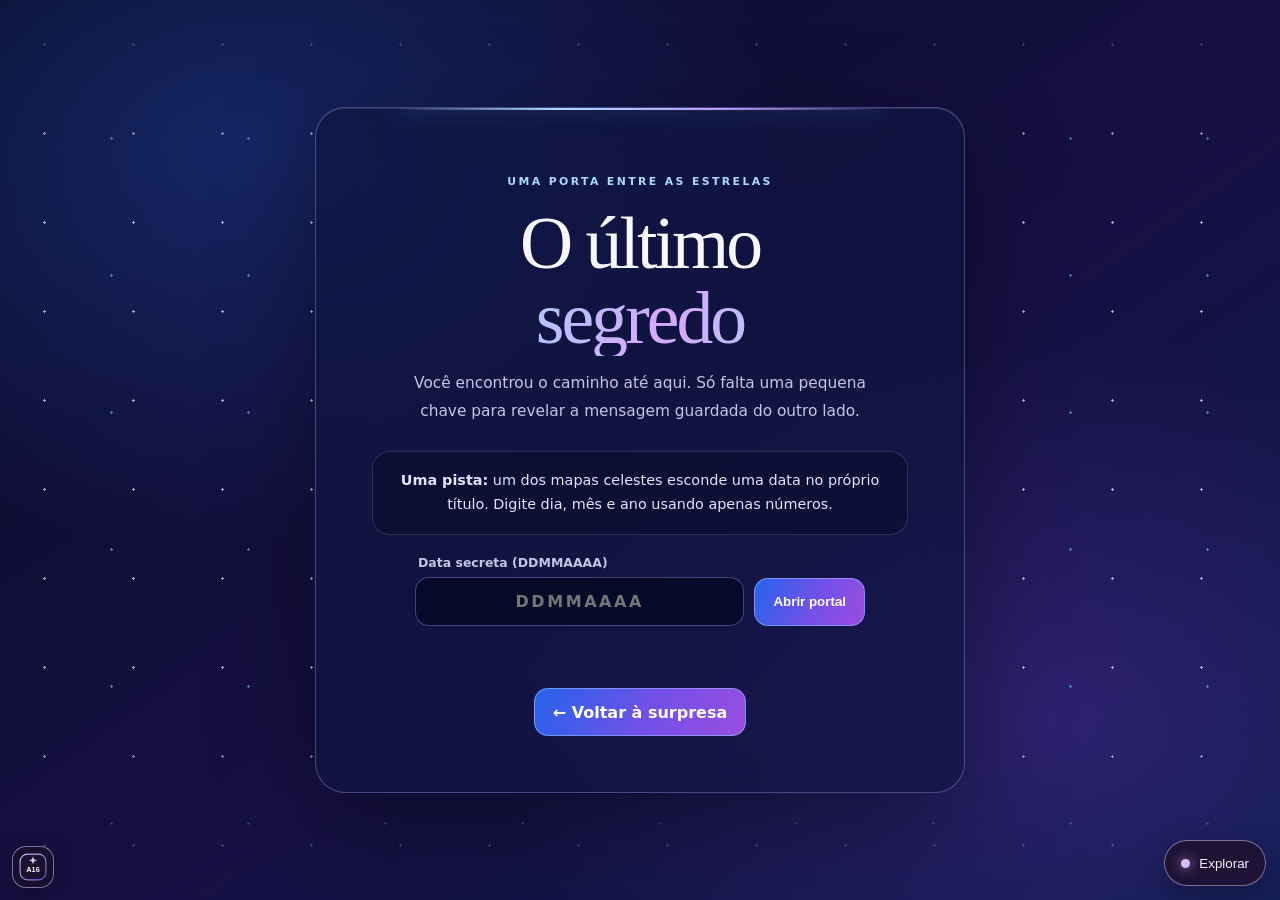
<file: jogo.html>
<!doctype html>
<html lang="pt-BR">
<head>
  <meta charset="utf-8">
  <meta name="viewport" content="width=device-width, initial-scale=1">
  <meta name="theme-color" content="#080d2d">
  <meta name="description" content="Uma porta discreta para a última surpresa do universo Purple Dreams.">
  <title>Portal dos Segredos — Purple Dreams</title>
  <style>
    :root{color-scheme:dark;--night:#160b2d;--violet:#a56bff;--cyan:#73e1ff;--lavender:#d6bdff;--muted:#c2c7e5}
    *{box-sizing:border-box}html{scroll-behavior:smooth}body{min-height:100vh;margin:0;display:grid;place-items:center;padding:24px;overflow-x:hidden;background:radial-gradient(ellipse at 18% 16%,rgba(49,111,255,.26),transparent 38%),radial-gradient(ellipse at 82% 80%,rgba(155,72,255,.22),transparent 38%),linear-gradient(145deg,#070b25,#171044 56%,#091b49);color:#f8f7ff;font-family:Inter,system-ui,sans-serif}
    .portal{width:min(100%,650px);position:relative;overflow:hidden;padding:clamp(28px,6vw,56px);border:1px solid rgba(171,157,255,.36);border-radius:30px;background:rgba(16,22,65,.72);backdrop-filter:blur(22px);box-shadow:0 30px 100px rgba(0,0,0,.38),inset 0 1px rgba(255,255,255,.1);text-align:center}
    .portal:before{content:"";position:absolute;top:0;left:12%;right:12%;height:2px;background:linear-gradient(90deg,transparent,var(--cyan),var(--lavender),transparent);box-shadow:0 0 20px rgba(115,225,255,.6)}
    .eyebrow{color:var(--cyan);font-size:.68rem;font-weight:800;letter-spacing:.22em;text-transform:uppercase}
    h1{margin:18px 0 14px;font-family:Georgia,serif;font-size:clamp(2.6rem,8vw,4.6rem);font-weight:500;line-height:1.02;letter-spacing:-.04em}h1 span{display:block;background:linear-gradient(110deg,#82eaff,#d7a8ff 55%,#82eaff);background-clip:text;color:transparent}
    .copy{max-width:470px;margin:0 auto;color:var(--muted);font-size:.96rem;line-height:1.8}.riddle{margin:26px auto 20px;padding:17px 20px;border:1px solid rgba(191,219,254,.17);border-radius:18px;background:rgba(6,12,40,.5);color:#e0e7ff;font-size:.9rem;line-height:1.65}
    form{display:flex;align-items:end;gap:10px;max-width:450px;margin:0 auto}.field{min-width:0;flex:1;text-align:left}.field label{display:block;margin:0 0 7px 3px;color:var(--muted);font-size:.78rem;font-weight:700}.code{width:100%;min-width:0;min-height:48px;padding:14px 16px;border:1px solid rgba(171,157,255,.38);border-radius:14px;background:rgba(3,7,30,.65);color:#fff;font:700 1rem/1.2 system-ui,sans-serif;letter-spacing:.16em;text-align:center}.code:focus-visible,.unlock:focus-visible,.back:focus-visible{outline:3px solid var(--cyan);outline-offset:3px}
    .unlock,.back{min-height:48px;padding:0 18px;border:1px solid rgba(155,211,255,.5);border-radius:14px;background:linear-gradient(115deg,#2563eb,#7350e8 55%,#9b4de0);color:#fff;font-weight:800;cursor:pointer;transition:transform .2s,box-shadow .2s}.unlock:hover,.back:hover{transform:translateY(-2px);box-shadow:0 12px 28px rgba(124,92,255,.28)}
    .feedback{min-height:1.7em;margin:15px auto 0;color:#fca5a5;font-size:.85rem} .reward{display:none;margin-top:26px;padding:24px;border:1px solid rgba(115,225,255,.34);border-radius:20px;background:linear-gradient(135deg,rgba(37,99,235,.18),rgba(124,58,237,.2));animation:appear .65s ease both}.reward.show{display:block}.reward h2{margin:0 0 10px;color:#fff;font:500 1.9rem Georgia,serif}.reward h2:focus-visible{outline:3px solid var(--cyan);outline-offset:4px}.reward p{margin:0;color:var(--muted);line-height:1.8}.back{display:inline-flex;align-items:center;justify-content:center;margin-top:24px;text-decoration:none}
    .stars{position:fixed;inset:0;pointer-events:none;opacity:.65;background-image:radial-gradient(#fff 1px,transparent 1.4px),radial-gradient(rgba(115,225,255,.8) 1px,transparent 1.5px);background-size:89px 89px,137px 137px;background-position:0 0,43px 70px;animation:drift 22s linear infinite;mask-image:linear-gradient(transparent,#000 18%,#000 80%,transparent)}
    @keyframes appear{from{opacity:0;transform:translateY(12px)}to{opacity:1;transform:translateY(0)}}@keyframes drift{to{background-position:89px 89px,180px 207px}}
    @media(max-width:520px){body{padding:14px}.portal{border-radius:23px}form{flex-direction:column}.unlock{width:100%}}
    @media(prefers-reduced-motion:reduce){*,*::before,*::after{animation-duration:.01ms!important;animation-iteration-count:1!important;scroll-behavior:auto!important;transition-duration:.01ms!important}}
  </style>
  <link rel="stylesheet" href="assets/css/purple-dreams-brand.css">
    <link rel="stylesheet" href="assets/css/site-navigation.css">
  <link rel="icon" type="image/svg+xml" href="assets/images/a16-mark.svg">
  <link rel="stylesheet" href="assets/css/a16-mark.css">
  <link rel="stylesheet" href="assets/vendor/bootstrap-icons/font/bootstrap-icons.min.css">
</head>
<body>
<a class="a16-signature" href="index.html" aria-label="A16 — voltar ao início"><img src="assets/images/a16-mark.svg" alt="A16"></a>

  <div class="stars" aria-hidden="true"></div>
  <main class="portal">
    <p class="eyebrow">Uma porta entre as estrelas</p>
    <h1>O último <span>segredo</span></h1>
    <p class="copy">Você encontrou o caminho até aqui. Só falta uma pequena chave para revelar a mensagem guardada do outro lado.</p>
    <div id="portalHint" class="riddle"><strong>Uma pista:</strong> um dos mapas celestes esconde uma data no próprio título. Digite dia, mês e ano usando apenas números.</div>
    <form id="portalForm" novalidate>
      <div class="field">
        <label for="portalCode">Data secreta (DDMMAAAA)</label>
        <input id="portalCode" class="code" type="text" inputmode="numeric" autocomplete="off" maxlength="8" placeholder="DDMMAAAA" aria-describedby="portalHint portalFeedback" aria-invalid="false" required>
      </div>
      <button class="unlock" type="submit">Abrir portal</button>
    </form>
    <p id="portalFeedback" class="feedback" role="status" aria-live="polite"></p>
    <section id="portalReward" class="reward" aria-live="polite">
      <h2 tabindex="-1">Você abriu o universo.</h2>
      <p>Obrigado por ser que você é, por tudo que você faz e por tudo que você representa na minha vida. Você é uma pessoa incrível e merece toda a felicidade do mundo.</p>
    </section>
    <a class="back" href="page1.html">← Voltar à surpresa</a>
  </main>
  <script>
    const form=document.getElementById('portalForm');
    const input=document.getElementById('portalCode');
    const feedback=document.getElementById('portalFeedback');
    const reward=document.getElementById('portalReward');
    const button=form.querySelector('button');
    const correctCode='21112010';

    function showReward(){
      reward.classList.add('show');
      feedback.textContent='A constelação se alinhou. A mensagem era sua.';
      input.disabled=true;
      button.disabled=true;
      button.textContent='Portal aberto';
      input.setAttribute('aria-invalid','false');
    }

    // Só restauramos o progresso salvo; a escrita acontece exclusivamente após acerto nesta sessão.
    try {
      if(localStorage.getItem('purpleDreamsPortalUnlocked')==='true') showReward();
    } catch (_) {
      // O portal continua utilizável mesmo quando o navegador bloqueia o armazenamento.
    }

    input.addEventListener('input',()=>{
      input.setAttribute('aria-invalid','false');
      feedback.textContent='';
    });

    form.addEventListener('submit',event=>{
      event.preventDefault();
      const guess=input.value;
      if(!/^\d{8}$/.test(guess)){
        input.setAttribute('aria-invalid','true');
        feedback.textContent='Formato inválido. Digite exatamente oito dígitos (DDMMAAAA), sem barras, espaços ou outros caracteres.';
        input.focus();
        input.select();
        return;
      }
      if(guess!==correctCode){
        input.setAttribute('aria-invalid','true');
        feedback.textContent='Ainda não é essa órbita. Procure a data escondida no mapa celeste e tente novamente.';
        input.focus();
        input.select();
        return;
      }
      showReward();
      reward.querySelector('h2').focus();
      try {
        localStorage.setItem('purpleDreamsPortalUnlocked','true');
      } catch (_) {
        // A revelação permanece na página até o fim desta sessão, mesmo sem persistência.
      }
    });
  </script>
    <script src="assets/js/site-navigation.js"></script>
</body>
</html>
</file>
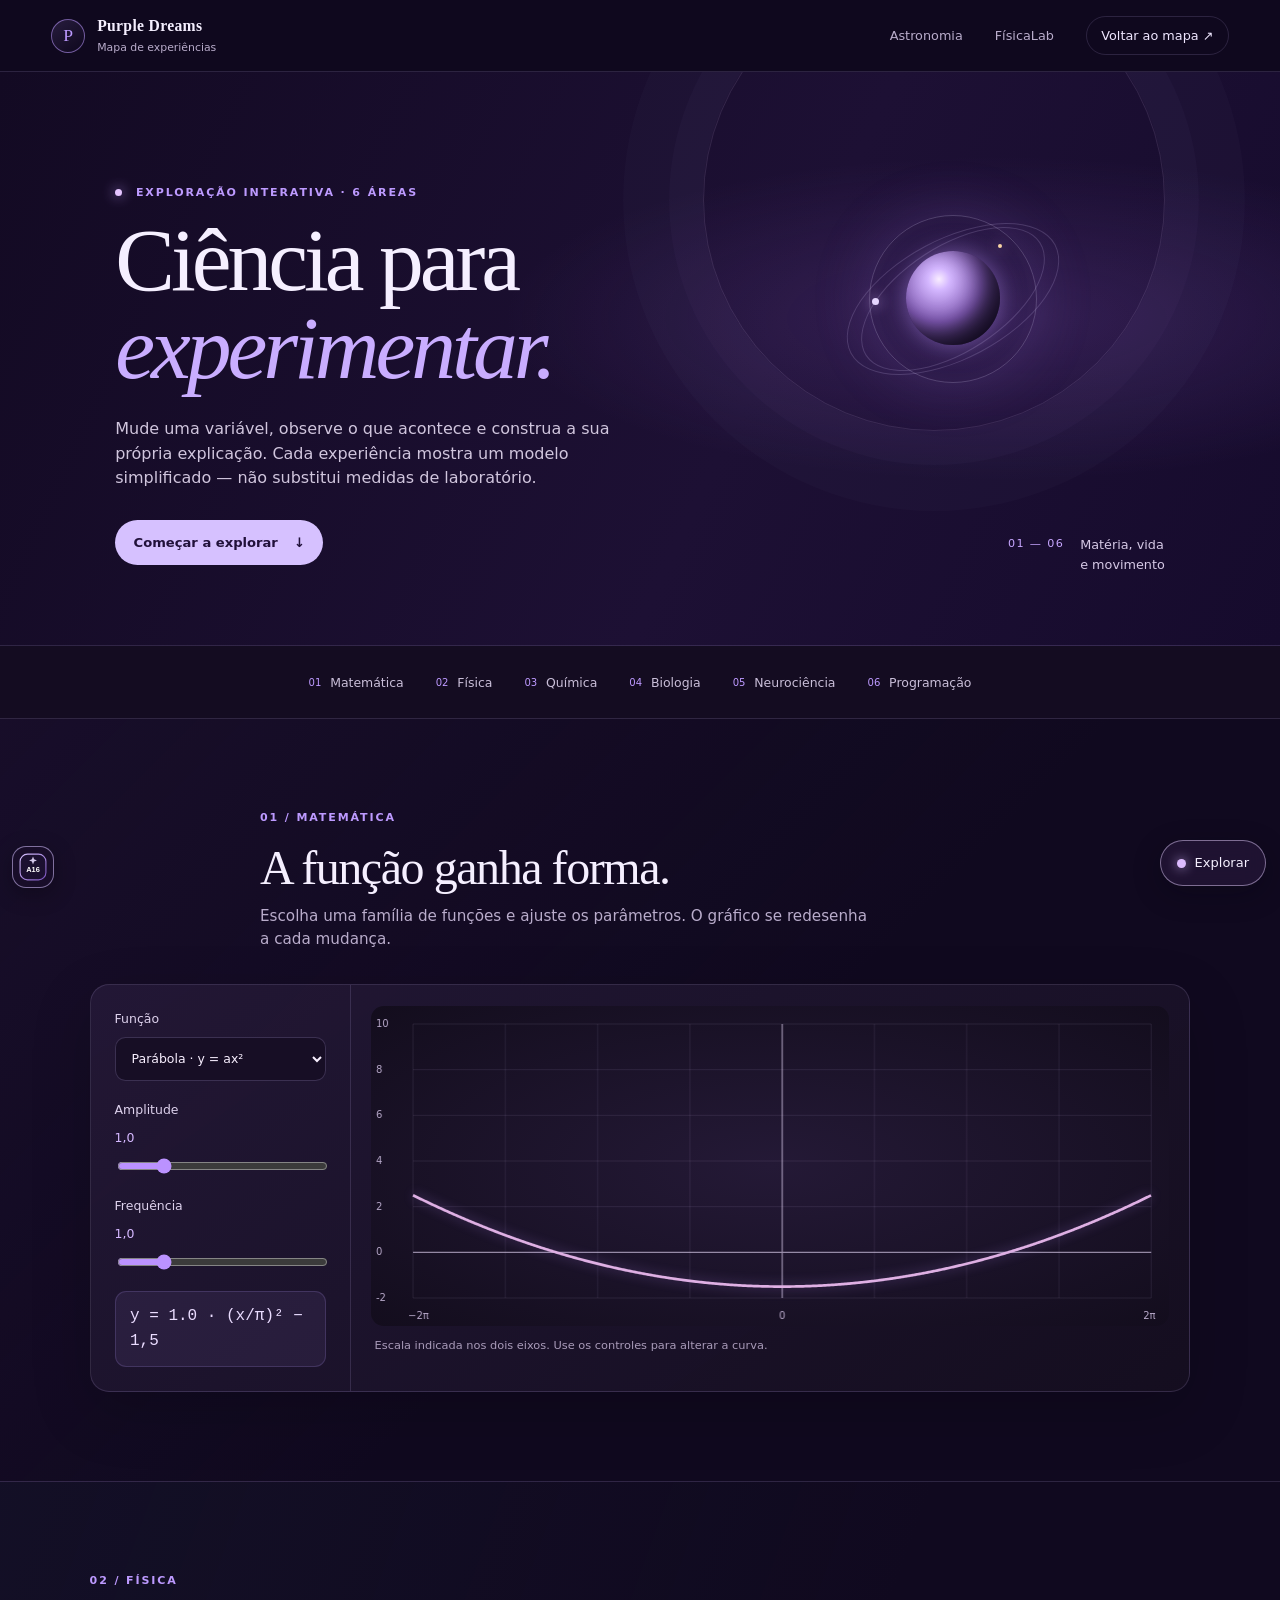
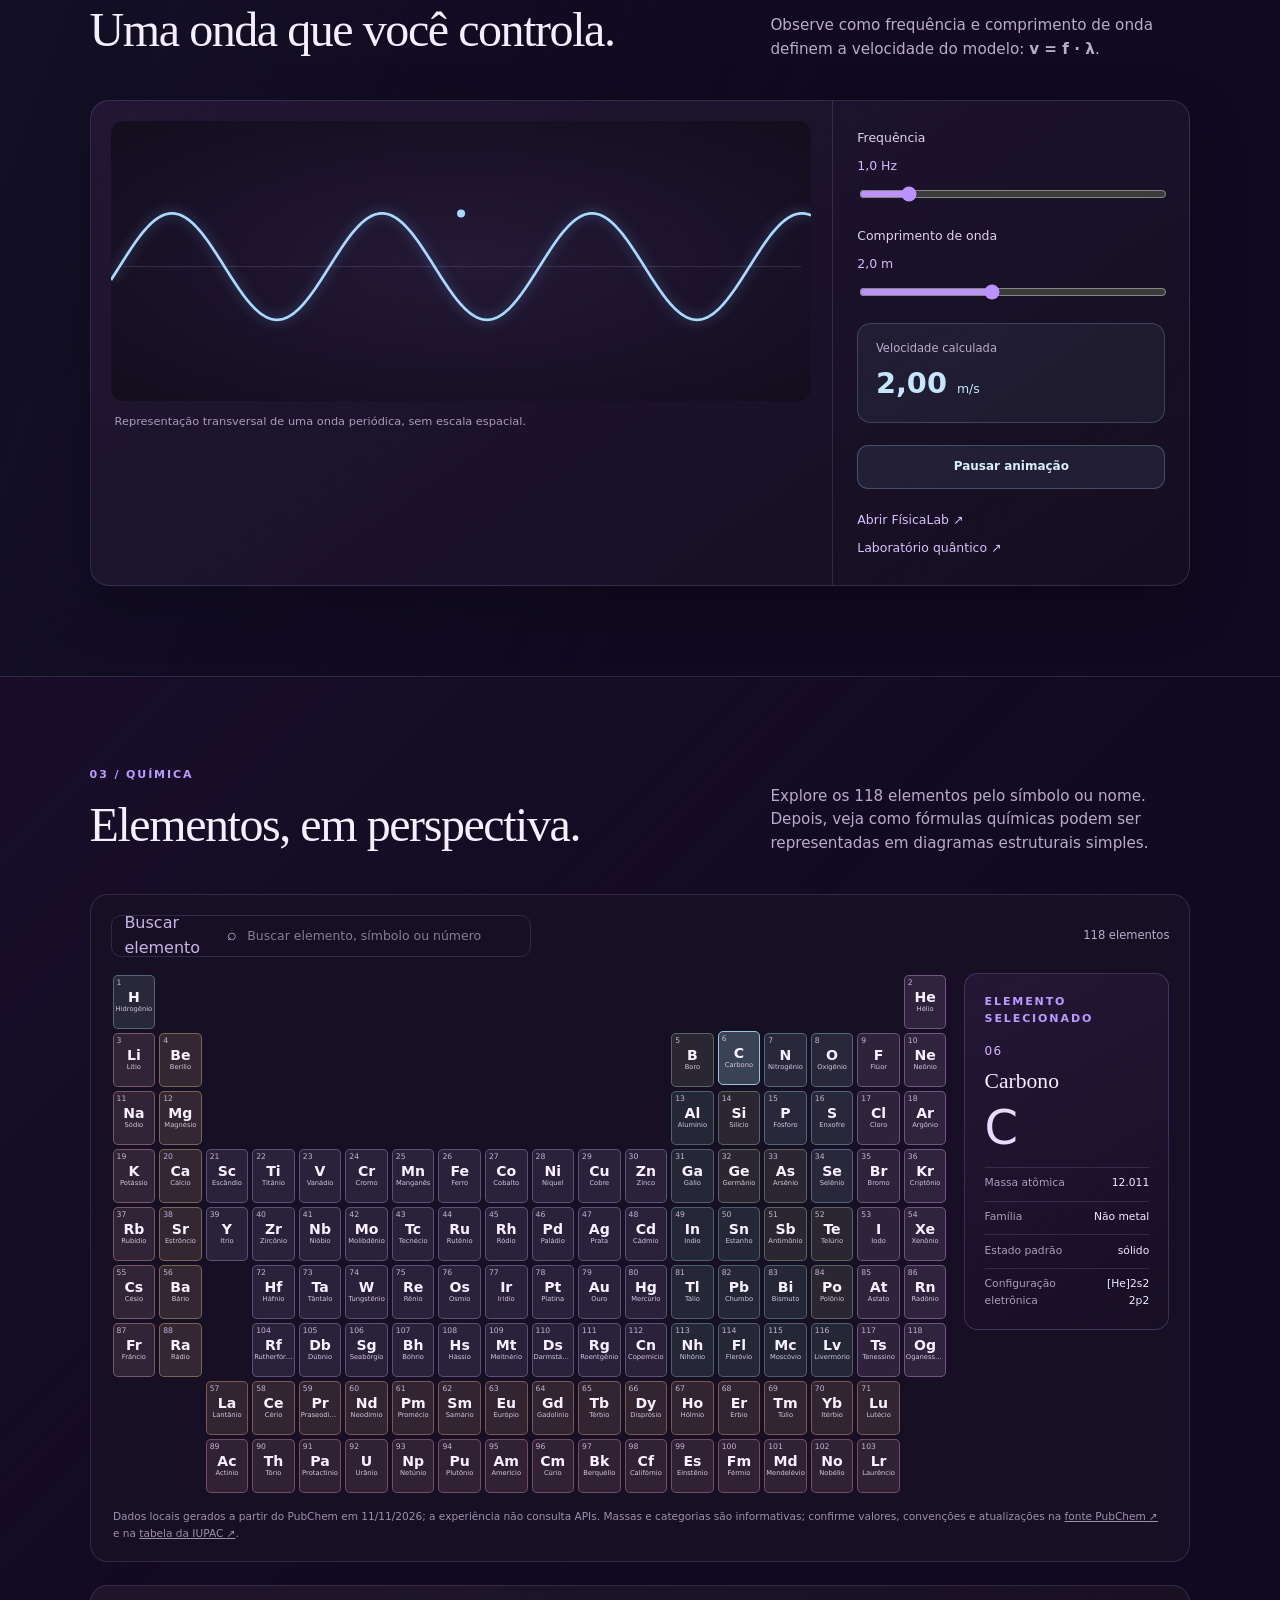
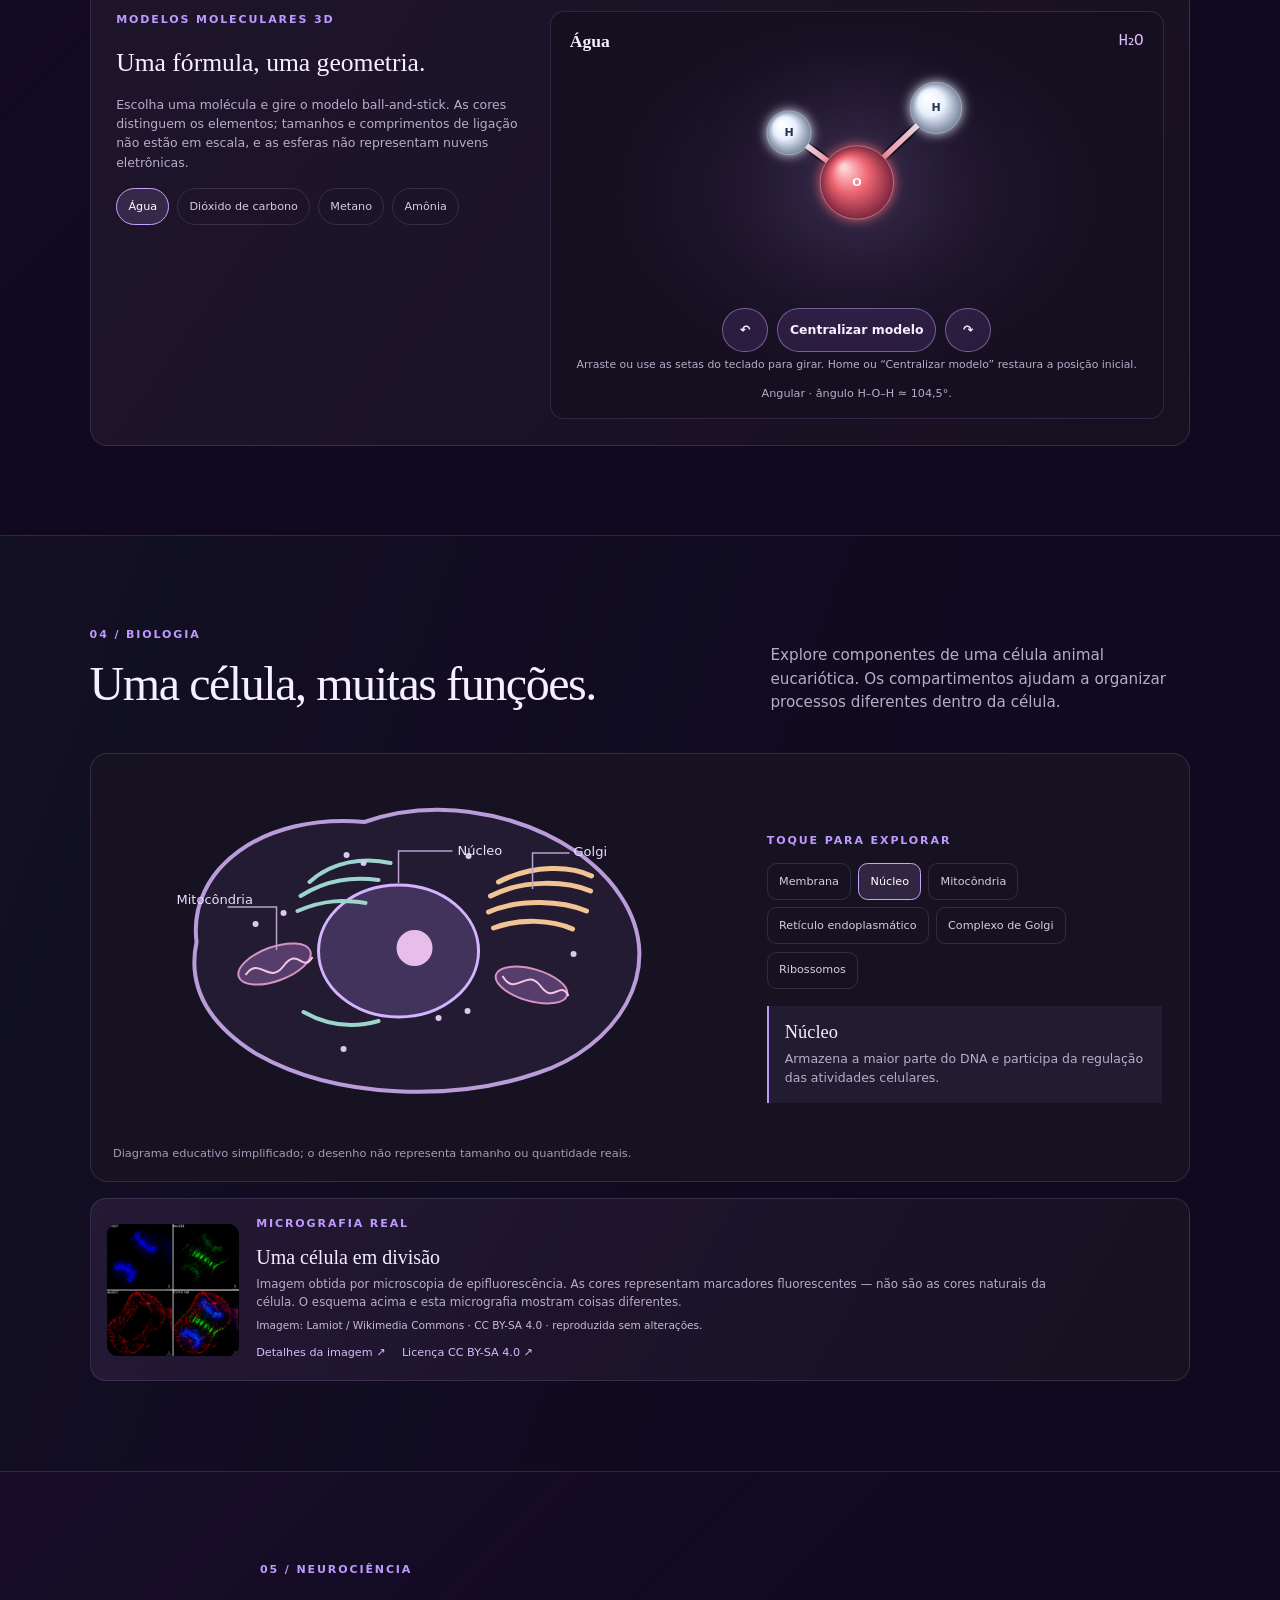
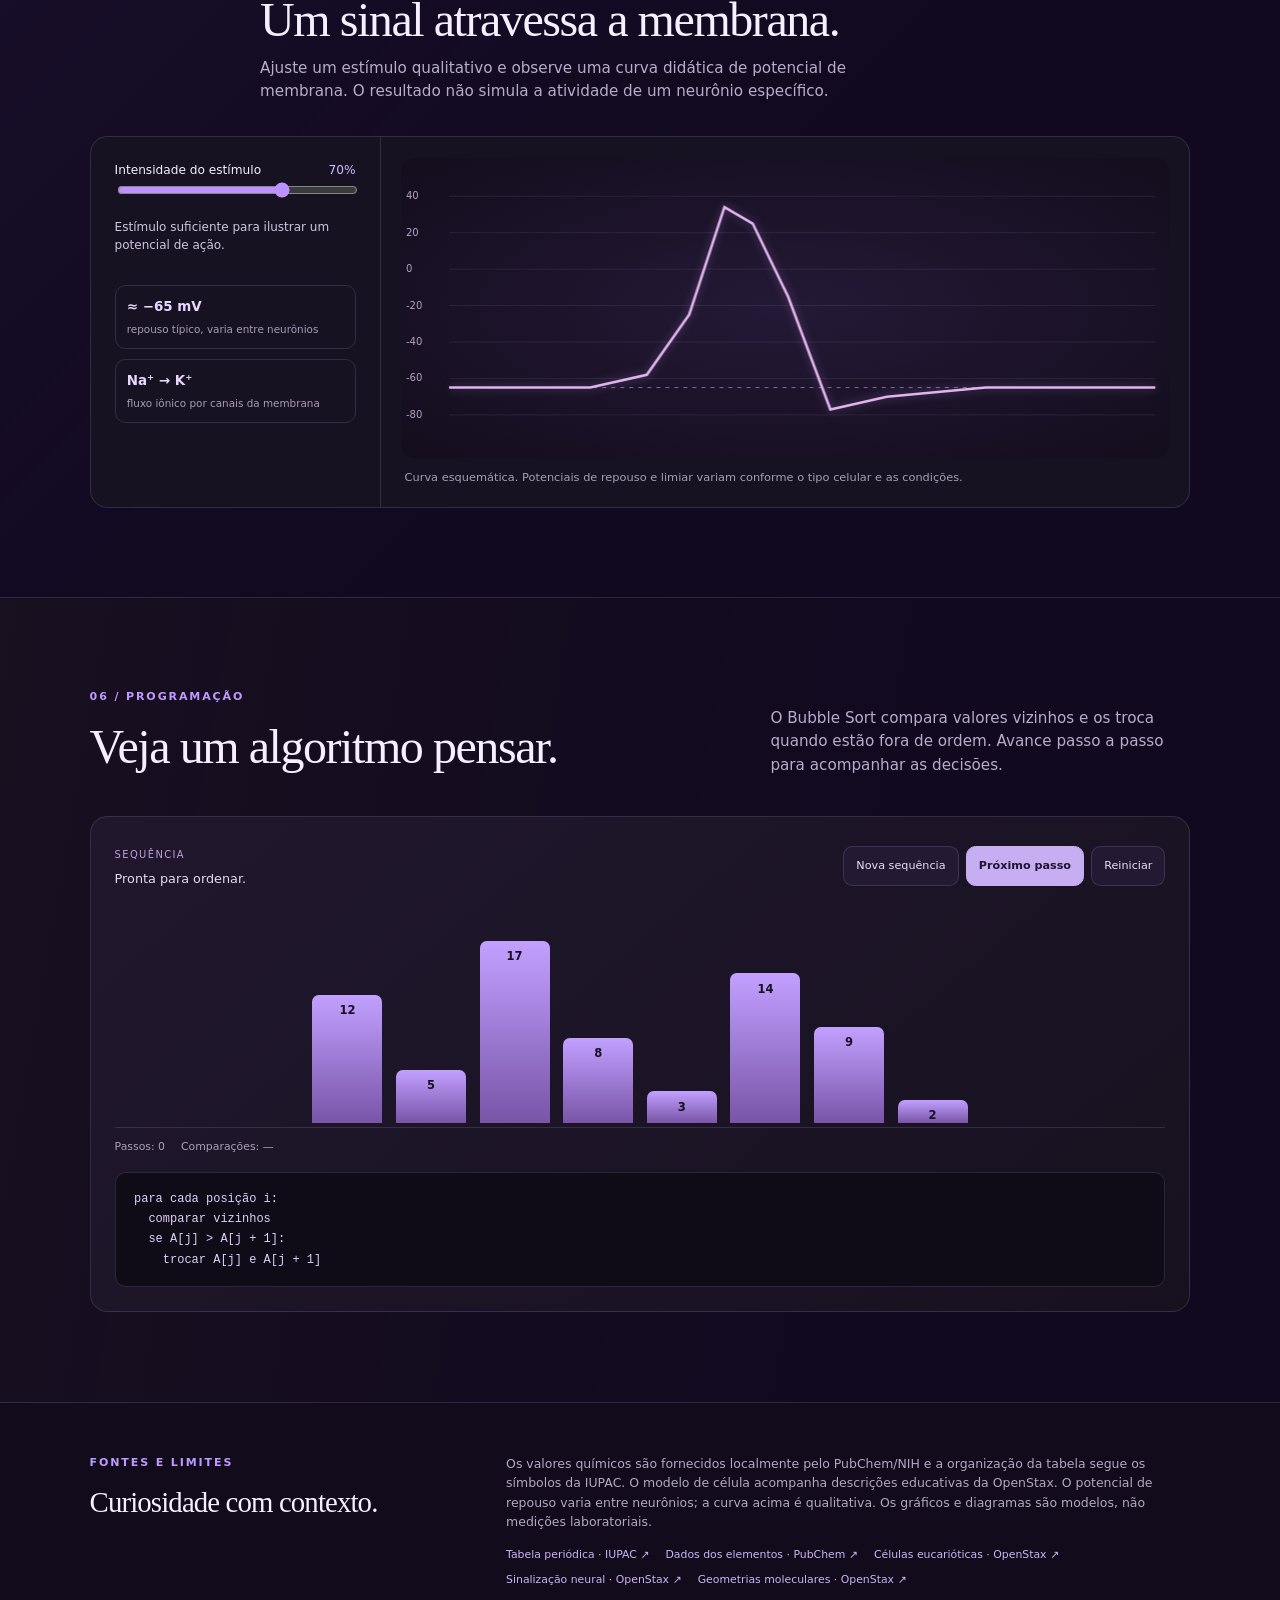
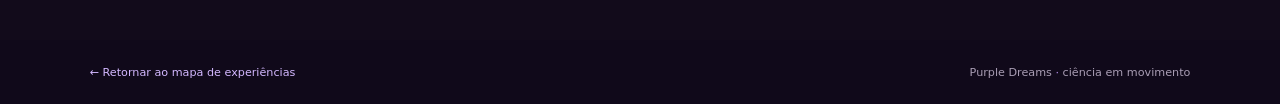
<file: laboratorio-ciencias.html>
<!doctype html>
<html lang="pt-BR">
<head>
  <meta charset="utf-8">
  <meta name="viewport" content="width=device-width, initial-scale=1">
  <meta name="theme-color" content="#160b2d">
  <meta name="description" content="Laboratório interativo de matemática, física, química, biologia, neurociência e programação do Purple Dreams.">
  <title>Estúdio de Ciências | Purple Dreams</title>
  <link rel="stylesheet" href="assets/css/purple-dreams-brand.css">
  <link rel="stylesheet" href="assets/css/laboratorio-ciencias.css">
  <script defer src="assets/js/periodic-table-data.js"></script>
  <script defer src="assets/js/laboratorio-ciencias.js"></script>
    <link rel="stylesheet" href="assets/css/site-navigation.css">
  <link rel="icon" type="image/svg+xml" href="assets/images/a16-mark.svg">
  <link rel="stylesheet" href="assets/css/a16-mark.css">
  <link rel="stylesheet" href="assets/vendor/bootstrap-icons/font/bootstrap-icons.min.css">
</head>
<body>
<a class="a16-signature" href="index.html" aria-label="A16 — voltar ao início"><img src="assets/images/a16-mark.svg" alt="A16"></a>

  <a class="skip-link" href="#conteudo">Pular para o conteúdo</a>
  <header class="lab-topbar">
    <a class="lab-brand" href="page1.html" aria-label="Voltar ao mapa de experiências Purple Dreams">
      <span class="brand-mark" aria-hidden="true">P</span>
      <span><strong>Purple Dreams</strong><small>Mapa de experiências</small></span>
    </a>
    <nav class="top-links" aria-label="Atalhos do universo">
      <a href="solar.html">Astronomia</a>
      <a href="fisica.html">FísicaLab</a>
      <a href="page1.html" class="top-return">Voltar ao mapa <span aria-hidden="true">↗</span></a>
    </nav>
  </header>

  <main id="conteudo">
    <section class="lab-hero">
      <div class="hero-orbit" aria-hidden="true"><span></span><i></i><b></b></div>
      <div class="hero-copy">
        <p class="eyebrow"><span class="live-dot" aria-hidden="true"></span> EXPLORAÇÃO INTERATIVA · 6 ÁREAS</p>
        <h1>Ciência para<br><em>experimentar.</em></h1>
        <p class="hero-intro">Mude uma variável, observe o que acontece e construa a sua própria explicação. Cada experiência mostra um modelo simplificado — não substitui medidas de laboratório.</p>
        <a class="hero-cta" href="#matematica">Começar a explorar <span aria-hidden="true">↓</span></a>
      </div>
      <div class="hero-side-note"><span>01 — 06</span><span>Matéria, vida<br>e movimento</span></div>
    </section>

    <nav class="lab-index" aria-label="Áreas do laboratório">
      <a href="#matematica"><span>01</span> Matemática</a>
      <a href="#fisica"><span>02</span> Física</a>
      <a href="#quimica"><span>03</span> Química</a>
      <a href="#biologia"><span>04</span> Biologia</a>
      <a href="#neurociencia"><span>05</span> Neurociência</a>
      <a href="#programacao"><span>06</span> Programação</a>
    </nav>

    <section class="lab-section math-section" id="matematica" aria-labelledby="mathTitle">
      <div class="section-heading">
        <p class="eyebrow">01 / MATEMÁTICA</p>
        <h2 id="mathTitle">A função ganha forma.</h2>
        <p>Escolha uma família de funções e ajuste os parâmetros. O gráfico se redesenha a cada mudança.</p>
      </div>
      <div class="experiment-frame math-frame">
        <div class="experiment-controls">
          <label>Função<select id="mathFunction"><option value="parabola">Parábola · y = ax²</option><option value="sine">Seno · y = a sen(bx)</option><option value="cosine">Cosseno · y = a cos(bx)</option></select></label>
          <label>Amplitude <output id="mathAmplitudeValue">1,0</output><input id="mathAmplitude" type="range" min="0.5" max="3" value="1" step="0.1"></label>
          <label>Frequência <output id="mathFrequencyValue">1,0</output><input id="mathFrequency" type="range" min="0.5" max="3" value="1" step="0.1"></label>
          <p id="mathEquation" class="equation-readout" aria-live="polite">y = x²</p>
        </div>
        <figure class="graph-figure"><canvas id="mathCanvas" role="img" aria-label="Gráfico cartesiano da função selecionada; os controles de amplitude e frequência alteram a curva."></canvas><figcaption>Escala indicada nos dois eixos. Use os controles para alterar a curva.</figcaption></figure>
      </div>
    </section>

    <section class="lab-section physics-section" id="fisica" aria-labelledby="physicsTitle">
      <div class="section-heading split-heading">
        <div><p class="eyebrow">02 / FÍSICA</p><h2 id="physicsTitle">Uma onda que você controla.</h2></div>
        <p>Observe como frequência e comprimento de onda definem a velocidade do modelo: <strong>v = f · λ</strong>.</p>
      </div>
      <div class="experiment-frame wave-frame">
        <figure class="graph-figure wave-figure"><canvas id="waveCanvas" role="img" aria-label="Visualização animada e pausável de uma onda transversal"></canvas><figcaption>Representação transversal de uma onda periódica, sem escala espacial.</figcaption></figure>
        <div class="wave-controls">
          <label>Frequência <output id="waveFrequencyValue">1,0 Hz</output><input id="waveFrequency" type="range" min="0.5" max="4" value="1" step="0.1"></label>
          <label>Comprimento de onda <output id="waveLengthValue">2,0 m</output><input id="waveLength" type="range" min="0.5" max="4" value="2" step="0.1"></label>
          <div class="velocity-card"><span>Velocidade calculada</span><strong id="waveVelocity">2,0 <small>m/s</small></strong></div>
          <button type="button" id="waveToggle" class="wave-toggle" aria-controls="waveCanvas" aria-pressed="false">Pausar animação</button>
          <div class="physics-links"><a href="fisica.html">Abrir FísicaLab <span aria-hidden="true">↗</span></a><a href="pagina1_laboratorio_fisica_schrodinger_especial.html">Laboratório quântico <span aria-hidden="true">↗</span></a></div>
        </div>
      </div>
    </section>

    <section class="lab-section chemistry-section" id="quimica" aria-labelledby="chemTitle">
      <div class="section-heading split-heading">
        <div><p class="eyebrow">03 / QUÍMICA</p><h2 id="chemTitle">Elementos, em perspectiva.</h2></div>
        <p>Explore os 118 elementos pelo símbolo ou nome. Depois, veja como fórmulas químicas podem ser representadas em diagramas estruturais simples.</p>
      </div>
      <div class="periodic-explorer">
        <div class="periodic-toolbar"><label class="search-field"><span class="sr-only">Buscar elemento</span><span aria-hidden="true">⌕</span><input id="periodicSearch" type="search" placeholder="Buscar elemento, símbolo ou número" autocomplete="off"></label><p id="periodicCount" aria-live="polite">118 elementos</p></div>
        <div class="periodic-layout">
          <div id="periodicGrid" class="periodic-grid" role="grid" aria-label="Tabela periódica interativa" aria-colcount="18" aria-rowcount="9"></div>
          <aside class="element-detail" aria-live="polite" aria-atomic="true">
            <p class="eyebrow">ELEMENTO SELECIONADO</p><div class="element-number" id="elementNumber">06</div><h3 id="elementName">Carbono</h3><p class="element-symbol" id="elementSymbol">C</p><dl id="elementFacts"></dl>
          </aside>
        </div>
        <p class="table-note">Dados locais gerados a partir do PubChem em 11/11/2026; a experiência não consulta APIs. Massas e categorias são informativas; confirme valores, convenções e atualizações na <a href="https://pubchem.ncbi.nlm.nih.gov/rest/pug/periodictable/JSON" target="_blank" rel="noopener noreferrer">fonte PubChem <span aria-hidden="true">↗</span></a> e na <a href="https://iupac.org/what-we-do/periodic-table-of-elements/" target="_blank" rel="noopener noreferrer">tabela da IUPAC <span aria-hidden="true">↗</span></a>.</p>
      </div>
      <div class="molecule-lab">
        <div class="molecule-copy"><p class="eyebrow">MODELOS MOLECULARES 3D</p><h3>Uma fórmula, uma geometria.</h3><p>Escolha uma molécula e gire o modelo ball-and-stick. As cores distinguem os elementos; tamanhos e comprimentos de ligação não estão em escala, e as esferas não representam nuvens eletrônicas.</p><div class="molecule-choices" role="group" aria-label="Escolher molécula"><button type="button" data-molecule="water" aria-pressed="true">Água</button><button type="button" data-molecule="carbon-dioxide" aria-pressed="false">Dióxido de carbono</button><button type="button" data-molecule="methane" aria-pressed="false">Metano</button><button type="button" data-molecule="ammonia" aria-pressed="false">Amônia</button></div></div>
        <div class="molecule-stage"><div class="molecule-title"><strong id="moleculeName">Água</strong><span id="moleculeFormula">H₂O</span></div><div class="molecule-drawing"><canvas id="moleculeCanvas" width="640" height="360" role="img" tabindex="0" aria-label="Modelo 3D esquemático da molécula de água, fórmula H₂O" aria-describedby="moleculeControlsHelp" aria-keyshortcuts="ArrowLeft ArrowRight ArrowUp ArrowDown Home"></canvas></div><div class="molecule-controls" role="group" aria-label="Controles do modelo molecular"><button id="moleculeRotateLeft" type="button" aria-label="Girar modelo para a esquerda">↶</button><button id="moleculeReset" type="button">Centralizar modelo</button><button id="moleculeRotateRight" type="button" aria-label="Girar modelo para a direita">↷</button></div><p id="moleculeControlsHelp" class="molecule-controls-help">Arraste ou use as setas do teclado para girar. Home ou “Centralizar modelo” restaura a posição inicial.</p><p id="moleculeDescription" class="molecule-caption" aria-live="polite">Forma angular · ângulo H–O–H ≈ 104,5°.</p></div>
      </div>
    </section>

    <section class="lab-section biology-section" id="biologia" aria-labelledby="bioTitle">
      <div class="section-heading split-heading"><div><p class="eyebrow">04 / BIOLOGIA</p><h2 id="bioTitle">Uma célula, muitas funções.</h2></div><p>Explore componentes de uma célula animal eucariótica. Os compartimentos ajudam a organizar processos diferentes dentro da célula.</p></div>
      <div class="cell-lab">
        <figure class="cell-figure"><svg viewBox="0 0 560 360" role="img" aria-labelledby="cellSvgTitle cellSvgDesc"><title id="cellSvgTitle">Esquema de célula animal eucariótica</title><desc id="cellSvgDesc">Ilustração esquemática com membrana, núcleo, mitocôndrias, retículo, complexo de Golgi e ribossomos; não está em escala.</desc><path class="cell-membrane" d="M58 168C49 94 125 39 226 48c93-34 212 6 256 74 50 75-7 153-83 177-82 28-200 27-281-19C73 252 48 216 58 168Z"/><ellipse class="cell-nucleus" cx="260" cy="177" rx="80" ry="66"/><circle class="nucleolus" cx="276" cy="174" r="18"/><path class="cell-golgi" d="M360 108c35-18 73-16 93-6M352 122c33-17 76-15 100-5M350 138c32-14 74-11 98-1M355 154c27-10 59-8 79 1"/><path class="cell-er" d="M171 108c23-21 55-25 81-19M162 122c27-17 52-19 78-16M159 137c28-12 47-11 68-8M165 238c25 14 51 16 75 9"/><ellipse class="mitochondrion" cx="136" cy="190" rx="38" ry="17" transform="rotate(-20 136 190)"/><path class="mito-fold" d="M107 201c14-20 23 11 38-9s19 8 29-9"/><ellipse class="mitochondrion" cx="393" cy="211" rx="37" ry="16" transform="rotate(16 393 211)"/><path class="mito-fold" d="M364 202c13 22 24-9 38 10s19-7 28 10"/><g class="ribosome-dots"><circle cx="208" cy="81" r="3"/><circle cx="225" cy="89" r="3"/><circle cx="145" cy="139" r="3"/><circle cx="300" cy="244" r="3"/><circle cx="329" cy="237" r="3"/><circle cx="435" cy="180" r="3"/><circle cx="117" cy="150" r="3"/><circle cx="330" cy="82" r="3"/><circle cx="205" cy="275" r="3"/></g><path class="leader" d="M260 109V77h54"/><path class="leader" d="M394 115V79h37"/><path class="leader" d="M138 176V133H89"/><text x="319" y="81">Núcleo</text><text x="435" y="82">Golgi</text><text x="38" y="130">Mitocôndria</text></svg><figcaption>Diagrama educativo simplificado; o desenho não representa tamanho ou quantidade reais.</figcaption></figure>
        <div class="organelle-panel"><p class="eyebrow">TOQUE PARA EXPLORAR</p><div class="organelle-list" role="group" aria-label="Componentes celulares"><button type="button" data-organelle="membrane" aria-pressed="false">Membrana</button><button type="button" data-organelle="nucleus" aria-pressed="true">Núcleo</button><button type="button" data-organelle="mitochondria" aria-pressed="false">Mitocôndria</button><button type="button" data-organelle="er" aria-pressed="false">Retículo endoplasmático</button><button type="button" data-organelle="golgi" aria-pressed="false">Complexo de Golgi</button><button type="button" data-organelle="ribosome" aria-pressed="false">Ribossomos</button></div><div class="organelle-info" aria-live="polite"><h3 id="organelleName">Núcleo</h3><p id="organelleDescription">Armazena a maior parte do DNA e participa da regulação das atividades celulares.</p></div></div>
      </div>
      <aside class="cell-micrograph-card" aria-label="Micrografia real de uma célula em divisão">
        <img src="assets/images/dividing-cell-fluorescence.jpg" alt="Micrografia fluorescente de uma célula humana cancerosa em divisão, com DNA em azul, GFP-INCENP em verde e tubulina em vermelho." width="554" height="554" loading="lazy" decoding="async">
        <div><p class="eyebrow">MICROGRAFIA REAL</p><h3>Uma célula em divisão</h3><p>Imagem obtida por microscopia de epifluorescência. As cores representam marcadores fluorescentes — não são as cores naturais da célula. O esquema acima e esta micrografia mostram coisas diferentes.</p><p class="micrograph-credit">Imagem: Lamiot / Wikimedia Commons · CC BY-SA 4.0 · reproduzida sem alterações.</p><a href="https://commons.wikimedia.org/wiki/File:Dividing_Cell_Fluorescence.jpg" target="_blank" rel="noopener noreferrer">Detalhes da imagem <span aria-hidden="true">↗</span></a> <a href="https://creativecommons.org/licenses/by-sa/4.0/" target="_blank" rel="noopener noreferrer">Licença CC BY-SA 4.0 <span aria-hidden="true">↗</span></a></div>
      </aside>
    </section>

    <section class="lab-section neuro-section" id="neurociencia" aria-labelledby="neuroTitle">
      <div class="section-heading"><p class="eyebrow">05 / NEUROCIÊNCIA</p><h2 id="neuroTitle">Um sinal atravessa a membrana.</h2><p>Ajuste um estímulo qualitativo e observe uma curva didática de potencial de membrana. O resultado não simula a atividade de um neurônio específico.</p></div>
      <div class="neuro-frame"><div class="neuro-control"><label for="neuronInput">Intensidade do estímulo <output id="neuronInputValue">70%</output></label><input id="neuronInput" type="range" min="0" max="100" value="70" step="1"><p id="neuronReadout" role="status" aria-live="polite">Estímulo suficiente para ilustrar um potencial de ação.</p><div class="neuro-stats"><div><strong>≈ −65 mV</strong><span>repouso típico, varia entre neurônios</span></div><div><strong>Na⁺ → K⁺</strong><span>fluxo iônico por canais da membrana</span></div></div></div><figure class="graph-figure neuron-figure"><canvas id="neuronCanvas" role="img" aria-label="Curva qualitativa do potencial de membrana ao longo do tempo, atualizada pelo controle de estímulo"></canvas><figcaption>Curva esquemática. Potenciais de repouso e limiar variam conforme o tipo celular e as condições.</figcaption></figure></div>
    </section>

    <section class="lab-section programming-section" id="programacao" aria-labelledby="programmingTitle">
      <div class="section-heading split-heading"><div><p class="eyebrow">06 / PROGRAMAÇÃO</p><h2 id="programmingTitle">Veja um algoritmo pensar.</h2></div><p>O Bubble Sort compara valores vizinhos e os troca quando estão fora de ordem. Avance passo a passo para acompanhar as decisões.</p></div>
      <div class="sort-lab"><div class="sort-toolbar"><div><span class="sort-label">SEQUÊNCIA</span><p id="sortStatus" aria-live="polite">Pronta para ordenar.</p></div><div class="sort-actions"><button type="button" id="sortNew">Nova sequência</button><button type="button" id="sortStep" class="primary-small">Próximo passo</button><button type="button" id="sortReset">Reiniciar</button></div></div><div id="sortBars" class="sort-bars" role="img" aria-label="Valores da sequência para ordenar"></div><div class="sort-meta"><span id="sortStepCount">Passos: 0</span><span id="sortCompare">Comparações: —</span></div><pre class="code-block"><code>para cada posição i:
  comparar vizinhos
  se A[j] &gt; A[j + 1]:
    trocar A[j] e A[j + 1]</code></pre></div>
    </section>

    <section class="lab-sources" aria-labelledby="sourcesTitle"><div><p class="eyebrow">FONTES E LIMITES</p><h2 id="sourcesTitle">Curiosidade com contexto.</h2></div><p>Os valores químicos são fornecidos localmente pelo PubChem/NIH e a organização da tabela segue os símbolos da IUPAC. O modelo de célula acompanha descrições educativas da OpenStax. O potencial de repouso varia entre neurônios; a curva acima é qualitativa. Os gráficos e diagramas são modelos, não medições laboratoriais.</p><div class="source-links"><a href="https://iupac.org/what-we-do/periodic-table-of-elements/" target="_blank" rel="noopener noreferrer">Tabela periódica · IUPAC ↗</a><a href="https://pubchem.ncbi.nlm.nih.gov/periodic-table/" target="_blank" rel="noopener noreferrer">Dados dos elementos · PubChem ↗</a><a href="https://openstax.org/books/biology-2e/pages/4-3-eukaryotic-cells" target="_blank" rel="noopener noreferrer">Células eucarióticas · OpenStax ↗</a><a href="https://openstax.org/books/introduction-behavioral-neuroscience/pages/2-4-mechanisms-of-neural-signaling" target="_blank" rel="noopener noreferrer">Sinalização neural · OpenStax ↗</a><a href="https://openstax.org/books/chemistry-2e/pages/7-6-molecular-structure-and-polarity" target="_blank" rel="noopener noreferrer">Geometrias moleculares · OpenStax ↗</a></div></section>
  </main>
  <footer class="lab-footer"><a href="page1.html">← Retornar ao mapa de experiências</a><span>Purple Dreams <i>·</i> ciência em movimento</span></footer>
    <script src="assets/js/site-navigation.js"></script>
</body>
</html>
</file>
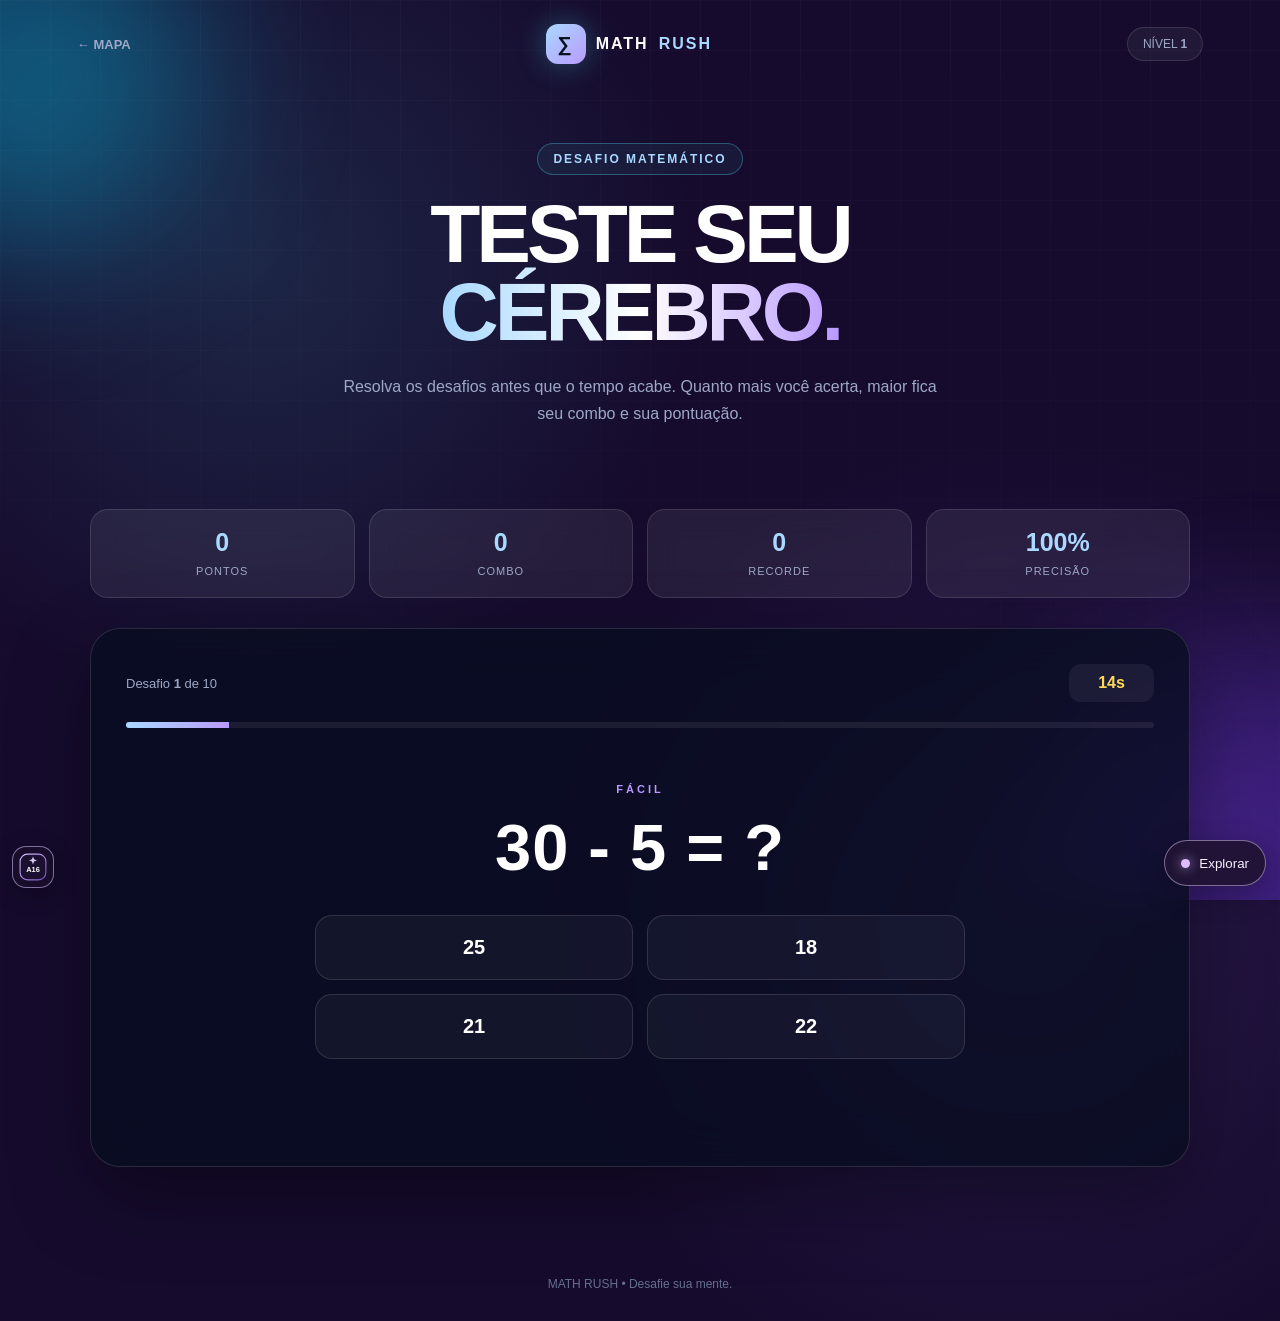
<file: math-rush.html>
<!DOCTYPE html>
<html lang="pt-BR">
<head>
<meta charset="UTF-8">
<meta name="viewport" content="width=device-width, initial-scale=1.0">

<title>Math Rush — Desafios Matemáticos</title>

<style>
:root {
    --bg: #160b2d;
    --bg2: #211238;
    --card: rgba(255,255,255,.07);
    --border: rgba(255,255,255,.12);
    --text: #fff;
    --muted: #9da8c7;
    --cyan: #54e8ff;
    --purple: #9b6cff;
    --green: #45f59a;
    --red: #ff5277;
    --yellow: #ffd95a;
}

* {
    box-sizing: border-box;
    margin: 0;
    padding: 0;
}

html {
    scroll-behavior: smooth;
}

body {
    min-height: 100vh;
    font-family: 'Inter', sans-serif;
    color: var(--text);
    background:
        radial-gradient(circle at 20% 20%, rgba(84,232,255,.12), transparent 30%),
        radial-gradient(circle at 80% 70%, rgba(155,108,255,.14), transparent 35%),
        var(--bg);
    overflow-x: hidden;
}

/* FUNDO */

.background {
    position: fixed;
    inset: 0;
    z-index: -5;
    overflow: hidden;
}

.grid {
    position: absolute;
    inset: 0;
    background-image:
        linear-gradient(rgba(255,255,255,.025) 1px, transparent 1px),
        linear-gradient(90deg, rgba(255,255,255,.025) 1px, transparent 1px);
    background-size: 50px 50px;
    mask-image: linear-gradient(to bottom, black, transparent);
}

.orb {
    position: absolute;
    border-radius: 50%;
    filter: blur(80px);
    opacity: .35;
    animation: float 10s ease-in-out infinite alternate;
}

.orb.one {
    width: 350px;
    height: 350px;
    background: #00d9ff;
    left: -150px;
    top: -100px;
}

.orb.two {
    width: 400px;
    height: 400px;
    background: #7b3cff;
    right: -180px;
    bottom: -150px;
    animation-delay: 3s;
}

@keyframes float {
    from { transform: translate(0,0) scale(1); }
    to { transform: translate(60px,40px) scale(1.15); }
}

/* HEADER */

header {
    width: 100%;
    padding: 24px 6%;
    display: flex;
    align-items: center;
    justify-content: space-between;
}

.back-link {
    color: var(--muted);
    font-size: 13px;
    font-weight: 700;
    text-decoration: none;
    transition: color .2s ease;
}

.back-link:hover { color: var(--cyan); }

.logo {
    display: flex;
    align-items: center;
    gap: 10px;
    font-weight: 900;
    letter-spacing: 2px;
}

.logo-icon {
    width: 40px;
    height: 40px;
    border-radius: 12px;
    display: grid;
    place-items: center;
    background: linear-gradient(135deg, var(--cyan), var(--purple));
    color: #06101b;
    font-size: 20px;
    box-shadow: 0 0 30px rgba(84,232,255,.3);
}

.logo span {
    color: var(--cyan);
}

.level {
    padding: 9px 15px;
    border: 1px solid var(--border);
    background: rgba(255,255,255,.05);
    border-radius: 50px;
    font-size: 12px;
    color: var(--muted);
}

/* CONTAINER */

.container {
    width: min(1100px, 92%);
    margin: auto;
}

/* HERO */

.hero {
    text-align: center;
    padding: 55px 0 35px;
}

.badge {
    display: inline-block;
    padding: 8px 15px;
    border: 1px solid rgba(84,232,255,.3);
    border-radius: 50px;
    color: var(--cyan);
    background: rgba(84,232,255,.06);
    font-size: 12px;
    font-weight: 700;
    letter-spacing: 2px;
    margin-bottom: 20px;
}

.hero h1 {
    font-size: clamp(42px, 8vw, 82px);
    line-height: .95;
    font-weight: 900;
    letter-spacing: -4px;
}

.hero h1 span {
    background: linear-gradient(90deg, var(--cyan), #fff, var(--purple));
    -webkit-background-clip: text;
    color: transparent;
}

.hero p {
    max-width: 620px;
    margin: 22px auto;
    color: var(--muted);
    line-height: 1.7;
}

/* STATS */

.stats {
    display: grid;
    grid-template-columns: repeat(4, 1fr);
    gap: 14px;
    margin: 25px 0;
}

.stat {
    padding: 18px;
    border: 1px solid var(--border);
    background: var(--card);
    backdrop-filter: blur(15px);
    border-radius: 18px;
    text-align: center;
}

.stat strong {
    display: block;
    font-size: 25px;
    color: var(--cyan);
    margin-bottom: 4px;
}

.stat small {
    color: var(--muted);
    font-size: 11px;
    text-transform: uppercase;
    letter-spacing: 1px;
}

/* GAME */

.game {
    position: relative;
    margin: 30px 0 80px;
    padding: 35px;
    border: 1px solid var(--border);
    border-radius: 30px;
    background: rgba(8,13,32,.78);
    backdrop-filter: blur(25px);
    box-shadow: 0 30px 80px rgba(0,0,0,.35);
}

.game-top {
    display: flex;
    justify-content: space-between;
    align-items: center;
    gap: 20px;
    margin-bottom: 20px;
}

.progress-info {
    color: var(--muted);
    font-size: 13px;
}

.timer {
    min-width: 85px;
    text-align: center;
    padding: 10px 15px;
    border-radius: 12px;
    background: rgba(255,255,255,.06);
    color: var(--yellow);
    font-weight: 800;
}

.timer.danger {
    color: var(--red);
    animation: pulse .6s infinite alternate;
}

@keyframes pulse {
    to { transform: scale(1.08); }
}

.progress {
    width: 100%;
    height: 6px;
    background: rgba(255,255,255,.07);
    border-radius: 10px;
    overflow: hidden;
    margin-bottom: 35px;
}

.progress-bar {
    height: 100%;
    width: 10%;
    background: linear-gradient(90deg, var(--cyan), var(--purple));
    transition: width .4s ease;
}

/* QUESTION */

.question {
    text-align: center;
    padding: 20px;
}

.difficulty {
    color: var(--purple);
    text-transform: uppercase;
    letter-spacing: 3px;
    font-size: 11px;
    font-weight: 800;
    margin-bottom: 15px;
}

.question h2 {
    font-size: clamp(35px, 7vw, 65px);
    margin-bottom: 30px;
    letter-spacing: 1px;
}

.answers {
    display: grid;
    grid-template-columns: repeat(2, 1fr);
    gap: 14px;
    max-width: 650px;
    margin: auto;
}

.answer {
    padding: 20px;
    border: 1px solid var(--border);
    border-radius: 17px;
    background: rgba(255,255,255,.04);
    color: white;
    font-size: 20px;
    font-weight: 700;
    cursor: pointer;
    transition: .25s;
}

.answer:hover {
    border-color: var(--cyan);
    background: rgba(84,232,255,.08);
    transform: translateY(-3px);
}

.answer.correct {
    background: rgba(69,245,154,.15);
    border-color: var(--green);
    color: var(--green);
}

.answer.wrong {
    background: rgba(255,82,119,.15);
    border-color: var(--red);
    color: var(--red);
}

.answer:disabled {
    cursor: not-allowed;
}

/* COMBO */

.combo {
    text-align: center;
    min-height: 30px;
    margin-top: 22px;
    font-weight: 800;
    color: var(--yellow);
}

/* BUTTON */

.main-button {
    display: block;
    margin: 25px auto 0;
    padding: 15px 28px;
    border: 0;
    border-radius: 14px;
    background: linear-gradient(135deg, var(--cyan), var(--purple));
    color: #06101b;
    font-weight: 900;
    cursor: pointer;
    transition: .25s;
}

.main-button:hover {
    transform: scale(1.05);
    box-shadow: 0 10px 35px rgba(84,232,255,.25);
}

/* MODAL */

.overlay {
    position: fixed;
    inset: 0;
    background: rgba(2,4,12,.85);
    backdrop-filter: blur(12px);
    display: none;
    align-items: center;
    justify-content: center;
    z-index: 100;
    padding: 20px;
}

.overlay.active {
    display: flex;
}

.result {
    width: min(520px, 100%);
    text-align: center;
    padding: 45px 30px;
    border-radius: 30px;
    border: 1px solid var(--border);
    background: #090e22;
    box-shadow: 0 30px 100px rgba(0,0,0,.7);
    animation: appear .4s ease;
}

@keyframes appear {
    from {
        opacity: 0;
        transform: scale(.8);
    }
}

.result-icon {
    font-size: 65px;
    margin-bottom: 15px;
}

.result h2 {
    font-size: 35px;
    margin-bottom: 10px;
}

.result p {
    color: var(--muted);
    line-height: 1.6;
}

.final-score {
    font-size: 55px;
    font-weight: 900;
    color: var(--cyan);
    margin: 20px;
}

/* FOOTER */

footer {
    text-align: center;
    padding: 30px;
    color: #65708f;
    font-size: 12px;
}

/* RESPONSIVO */

@media(max-width:700px) {

    header {
        padding: 20px;
        gap: 12px;
    }

    .back-link { font-size: 11px; }

    .logo {
        font-size: 13px;
    }

    .stats {
        grid-template-columns: repeat(2,1fr);
    }

    .game {
        padding: 20px;
        border-radius: 22px;
    }

    .answers {
        grid-template-columns: 1fr;
    }

    .question h2 {
        font-size: 38px;
    }

    .game-top {
        align-items: flex-start;
    }
}
</style>
  <link rel="stylesheet" href="assets/css/purple-dreams-brand.css">
    <link rel="stylesheet" href="assets/css/site-navigation.css">
  <link rel="icon" type="image/svg+xml" href="assets/images/a16-mark.svg">
  <link rel="stylesheet" href="assets/css/a16-mark.css">
  <link rel="stylesheet" href="assets/vendor/bootstrap-icons/font/bootstrap-icons.min.css">
</head>

<body>
<a class="a16-signature" href="index.html" aria-label="A16 — voltar ao início"><img src="assets/images/a16-mark.svg" alt="A16"></a>


<div class="background">
    <div class="grid"></div>
    <div class="orb one"></div>
    <div class="orb two"></div>
</div>

<header>
    <a class="back-link" href="page1.html" aria-label="Voltar ao mapa de experiências">← MAPA</a>
    <div class="logo">
        <div class="logo-icon">∑</div>
        MATH <span>RUSH</span>
    </div>

    <div class="level">
        NÍVEL <strong id="levelDisplay">1</strong>
    </div>
</header>

<main class="container">

<section class="hero">

    <div class="badge">
        DESAFIO MATEMÁTICO
    </div>

    <h1>
        TESTE SEU<br>
        <span>CÉREBRO.</span>
    </h1>

    <p>
        Resolva os desafios antes que o tempo acabe.
        Quanto mais você acerta, maior fica seu combo e sua pontuação.
    </p>

</section>

<section class="stats">

    <div class="stat">
        <strong id="score">0</strong>
        <small>Pontos</small>
    </div>

    <div class="stat">
        <strong id="streak">0</strong>
        <small>Combo</small>
    </div>

    <div class="stat">
        <strong id="best">0</strong>
        <small>Recorde</small>
    </div>

    <div class="stat">
        <strong id="accuracy">100%</strong>
        <small>Precisão</small>
    </div>

</section>

<section class="game">

    <div class="game-top">

        <div class="progress-info">
            Desafio <strong id="questionNumber">1</strong> de 10
        </div>

        <div class="timer" id="timer" role="timer" aria-label="Tempo restante">
            15s
        </div>

    </div>

    <div class="progress" role="progressbar" aria-label="Progresso dos desafios" aria-valuemin="0" aria-valuemax="10" aria-valuenow="1">
        <div class="progress-bar" id="progressBar"></div>
    </div>

    <div class="question">

        <div class="difficulty" id="difficulty">
            FÁCIL
        </div>

        <h2 id="question">
            5 + 5 = ?
        </h2>

        <div class="answers" id="answers"></div>

        <div class="combo" id="combo" role="status" aria-live="polite" aria-atomic="true"></div>

    </div>

</section>

</main>

<footer>
    MATH RUSH • Desafie sua mente.
</footer>


<div class="overlay" id="overlay">

    <div class="result" role="dialog" aria-modal="true" aria-labelledby="resultTitle" aria-describedby="resultText" tabindex="-1">

        <div class="result-icon" id="resultIcon">
            🧠
        </div>

        <h2 id="resultTitle">
            Desafio concluído!
        </h2>

        <p id="resultText">
            Mandou bem.
        </p>

        <div class="final-score" id="finalScore">
            0
        </div>

        <button class="main-button" onclick="restartGame()">
            JOGAR NOVAMENTE
        </button>

    </div>

</div>


<script>

/* =========================
   CONFIGURAÇÕES
========================= */

const TOTAL_QUESTIONS = 10;

let questionIndex = 0;
let score = 0;
let streak = 0;
let correctAnswers = 0;
let totalAnswered = 0;
let timeLeft = 15;
let timerInterval;
let currentAnswer;
let gameLocked = false;

let bestScore = 0;
try { bestScore = Number(localStorage.getItem("mathRushBest")) || 0; } catch (_) { bestScore = 0; }

document.getElementById("best").textContent = bestScore;


/* =========================
   ELEMENTOS
========================= */

const questionEl = document.getElementById("question");
const answersEl = document.getElementById("answers");
const timerEl = document.getElementById("timer");
const scoreEl = document.getElementById("score");
const streakEl = document.getElementById("streak");
const accuracyEl = document.getElementById("accuracy");
const questionNumberEl = document.getElementById("questionNumber");
const difficultyEl = document.getElementById("difficulty");
const progressBar = document.getElementById("progressBar");
const progressEl = document.querySelector(".progress");
const comboEl = document.getElementById("combo");
const levelDisplay = document.getElementById("levelDisplay");

document.addEventListener("keydown", event => {
    if (event.key === "Tab" && document.getElementById("overlay").classList.contains("active")) {
        event.preventDefault();
        document.querySelector(".result .main-button").focus();
    }
});


/* =========================
   GERADOR ALEATÓRIO
========================= */

function random(min, max) {
    return Math.floor(Math.random() * (max - min + 1)) + min;
}


/* =========================
   CRIAÇÃO DAS QUESTÕES
========================= */

function generateQuestion() {

    let level = Math.floor(questionIndex / 3) + 1;

    levelDisplay.textContent = level;

    let a;
    let b;
    let answer;
    let operation;

    if (level === 1) {

        const operations = ["+", "-"];
        operation = operations[random(0,1)];

        a = random(1,30);
        b = random(1,30);

        if(operation === "+") {
            answer = a + b;
        } else {

            if(b > a) {
                [a,b] = [b,a];
            }

            answer = a - b;
        }

        difficultyEl.textContent = "FÁCIL";

    }

    else if(level === 2) {

        const operations = ["+", "-", "×"];
        operation = operations[random(0,2)];

        a = random(5,60);
        b = random(2,20);

        if(operation === "+") answer = a+b;

        if(operation === "-") {
            if(b>a) [a,b] = [b,a];
            answer = a-b;
        }

        if(operation === "×") {
            answer = a*b;
        }

        difficultyEl.textContent = "MÉDIO";

    }

    else {

        const operations = ["×", "÷", "+"];

        operation = operations[random(0,2)];

        if(operation === "÷") {

            b = random(2,15);
            answer = random(2,15);
            a = b * answer;

        } else {

            a = random(10,80);
            b = random(5,30);

            if(operation === "×") {
                answer = a*b;
            } else {
                answer = a+b;
            }
        }

        difficultyEl.textContent = "DIFÍCIL";
    }

    currentAnswer = answer;

    questionEl.textContent = `${a} ${operation} ${b} = ?`;

    createAnswers(answer);

}


/* =========================
   ALTERNATIVAS
========================= */

function createAnswers(answer) {

    answersEl.innerHTML = "";

    let options = [answer];

    while(options.length < 4) {

        let variation = random(
            Math.max(2, Math.floor(answer * .15)),
            Math.max(5, Math.floor(answer * .35))
        );

        let fake;

        if(Math.random() > .5) {
            fake = answer + variation;
        } else {
            fake = answer - variation;
        }

        if(fake < 0) continue;

        if(!options.includes(fake)) {
            options.push(fake);
        }
    }

    options.sort(() => Math.random() - .5);

    options.forEach(value => {

        const button = document.createElement("button");

        button.className = "answer";
        button.textContent = value;

        button.onclick = () => checkAnswer(value, button);

        answersEl.appendChild(button);

    });
}


/* =========================
   TIMER
========================= */

function startTimer() {

    clearInterval(timerInterval);

    timeLeft = 15;

    timerEl.textContent = timeLeft + "s";
    timerEl.classList.remove("danger");

    timerInterval = setInterval(() => {

        timeLeft--;

        timerEl.textContent = timeLeft + "s";

        if(timeLeft <= 5) {
            timerEl.classList.add("danger");
        }

        if(timeLeft <= 0) {

            clearInterval(timerInterval);

            timeOut();

        }

    },1000);
}


/* =========================
   TEMPO ESGOTADO
========================= */

function timeOut() {

    if(gameLocked) return;

    gameLocked = true;

    totalAnswered++;
    updateAccuracy();

    streak = 0;

    streakEl.textContent = streak;

    const buttons = document.querySelectorAll(".answer");

    buttons.forEach(btn => {
        btn.disabled = true;

        if(Number(btn.textContent) === currentAnswer) {
            btn.classList.add("correct");
        }
    });

    comboEl.textContent = "⏱️ Tempo esgotado!";

    setTimeout(nextQuestion,1200);
}


/* =========================
   RESPOSTA
========================= */

function checkAnswer(value, button) {

    if(gameLocked) return;

    gameLocked = true;

    clearInterval(timerInterval);

    totalAnswered++;

    const buttons = document.querySelectorAll(".answer");

    buttons.forEach(btn => btn.disabled = true);

    if(value === currentAnswer) {

        button.classList.add("correct");

        correctAnswers++;

        streak++;

        let points = 100;

        points += timeLeft * 5;

        points += streak * 25;

        score += points;

        comboEl.textContent =
            `🔥 ACERTOU! +${points} pontos • Combo ${streak}`;

    } else {

        button.classList.add("wrong");

        streak = 0;

        comboEl.textContent =
            `❌ Errou! A resposta era ${currentAnswer}`;

        buttons.forEach(btn => {

            if(Number(btn.textContent) === currentAnswer) {
                btn.classList.add("correct");
            }

        });

    }

    scoreEl.textContent = score;
    streakEl.textContent = streak;

    updateAccuracy();

    setTimeout(nextQuestion,1200);
}


/* =========================
   PRÓXIMA QUESTÃO
========================= */

function nextQuestion() {

    if(questionIndex >= TOTAL_QUESTIONS - 1) {

        finishGame();

        return;
    }

    const restoreAnswerFocus = answersEl.contains(document.activeElement);
    questionIndex++;

    questionNumberEl.textContent = questionIndex + 1;

    progressBar.style.width =
        `${((questionIndex + 1) / TOTAL_QUESTIONS) * 100}%`;
    progressEl.setAttribute("aria-valuenow", questionIndex + 1);

    gameLocked = false;

    comboEl.textContent = "";

    generateQuestion();

    if(restoreAnswerFocus) answersEl.querySelector(".answer")?.focus();

    startTimer();
}


/* =========================
   PRECISÃO
========================= */

function updateAccuracy() {

    if(totalAnswered === 0) {

        accuracyEl.textContent = "100%";

        return;
    }

    const accuracy =
        Math.round((correctAnswers / totalAnswered) * 100);

    accuracyEl.textContent = accuracy + "%";
}


/* =========================
   FINAL
========================= */

function finishGame() {

    clearInterval(timerInterval);

    progressBar.style.width = "100%";

    if(score > bestScore) {

        bestScore = score;

        try {
            localStorage.setItem("mathRushBest", bestScore);
        } catch (_) {
            // O jogo continua funcional quando o navegador bloqueia armazenamento local.
        }

        document.getElementById("best").textContent = bestScore;

        document.getElementById("resultIcon").textContent = "🏆";

        document.getElementById("resultTitle").textContent =
            "NOVO RECORDE!";

    } else {

        document.getElementById("resultIcon").textContent = "🧠";

        document.getElementById("resultTitle").textContent =
            "DESAFIO CONCLUÍDO!";
    }

    const accuracy =
        Math.round((correctAnswers / TOTAL_QUESTIONS) * 100);

    document.getElementById("resultText").textContent =
        `Você acertou ${correctAnswers} de ${TOTAL_QUESTIONS} desafios com ${accuracy}% de precisão.`;

    document.getElementById("finalScore").textContent =
        score + " PTS";

    document.getElementById("overlay").classList.add("active");
    document.querySelector(".result").focus();
}


/* =========================
   REINICIAR
========================= */

function restartGame() {

    document.getElementById("overlay").classList.remove("active");

    questionIndex = 0;
    score = 0;
    streak = 0;
    correctAnswers = 0;
    totalAnswered = 0;

    scoreEl.textContent = "0";
    streakEl.textContent = "0";
    accuracyEl.textContent = "100%";

    questionNumberEl.textContent = "1";

    progressBar.style.width = "10%";
    progressEl.setAttribute("aria-valuenow", "1");

    comboEl.textContent = "";

    gameLocked = false;

    generateQuestion();

    startTimer();
    answersEl.querySelector(".answer")?.focus();
}


/* =========================
   COMEÇAR
========================= */

generateQuestion();
startTimer();

</script>

    <script src="assets/js/site-navigation.js"></script>
</body>
</html>
</file>
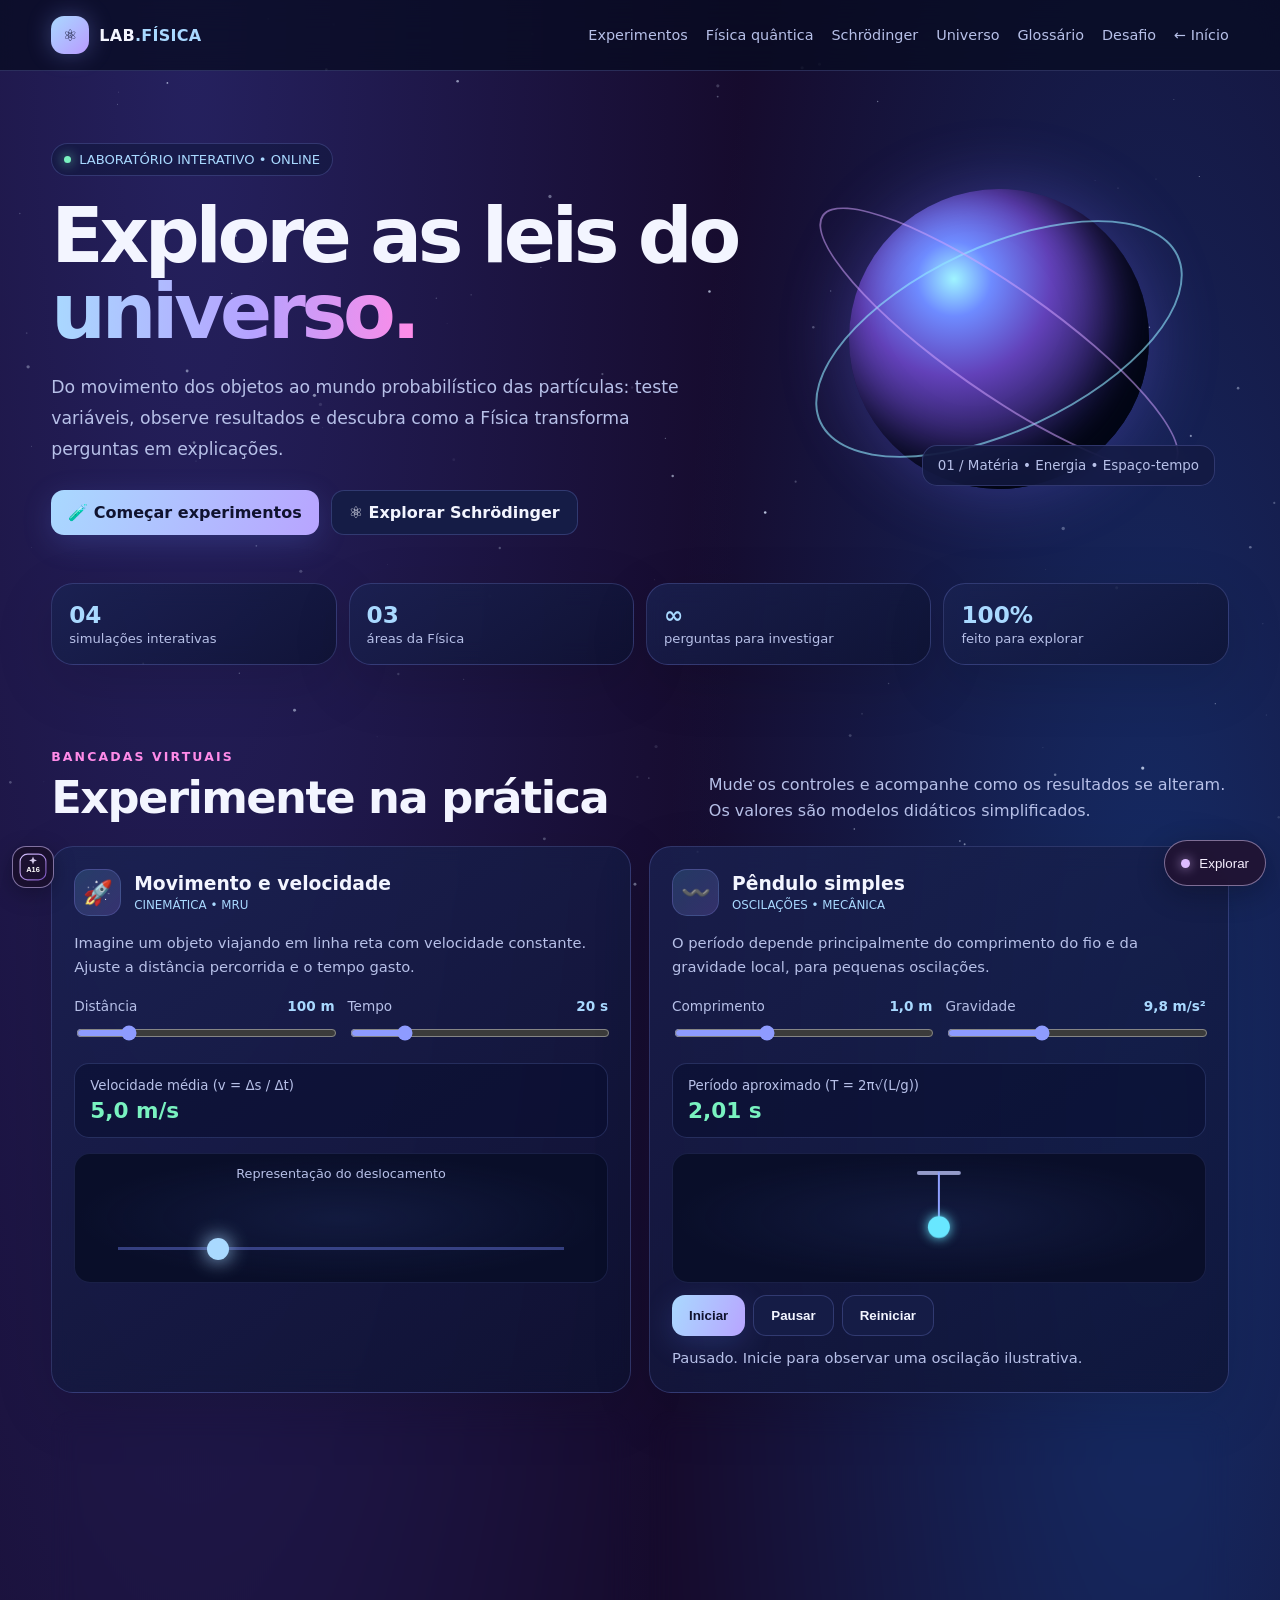
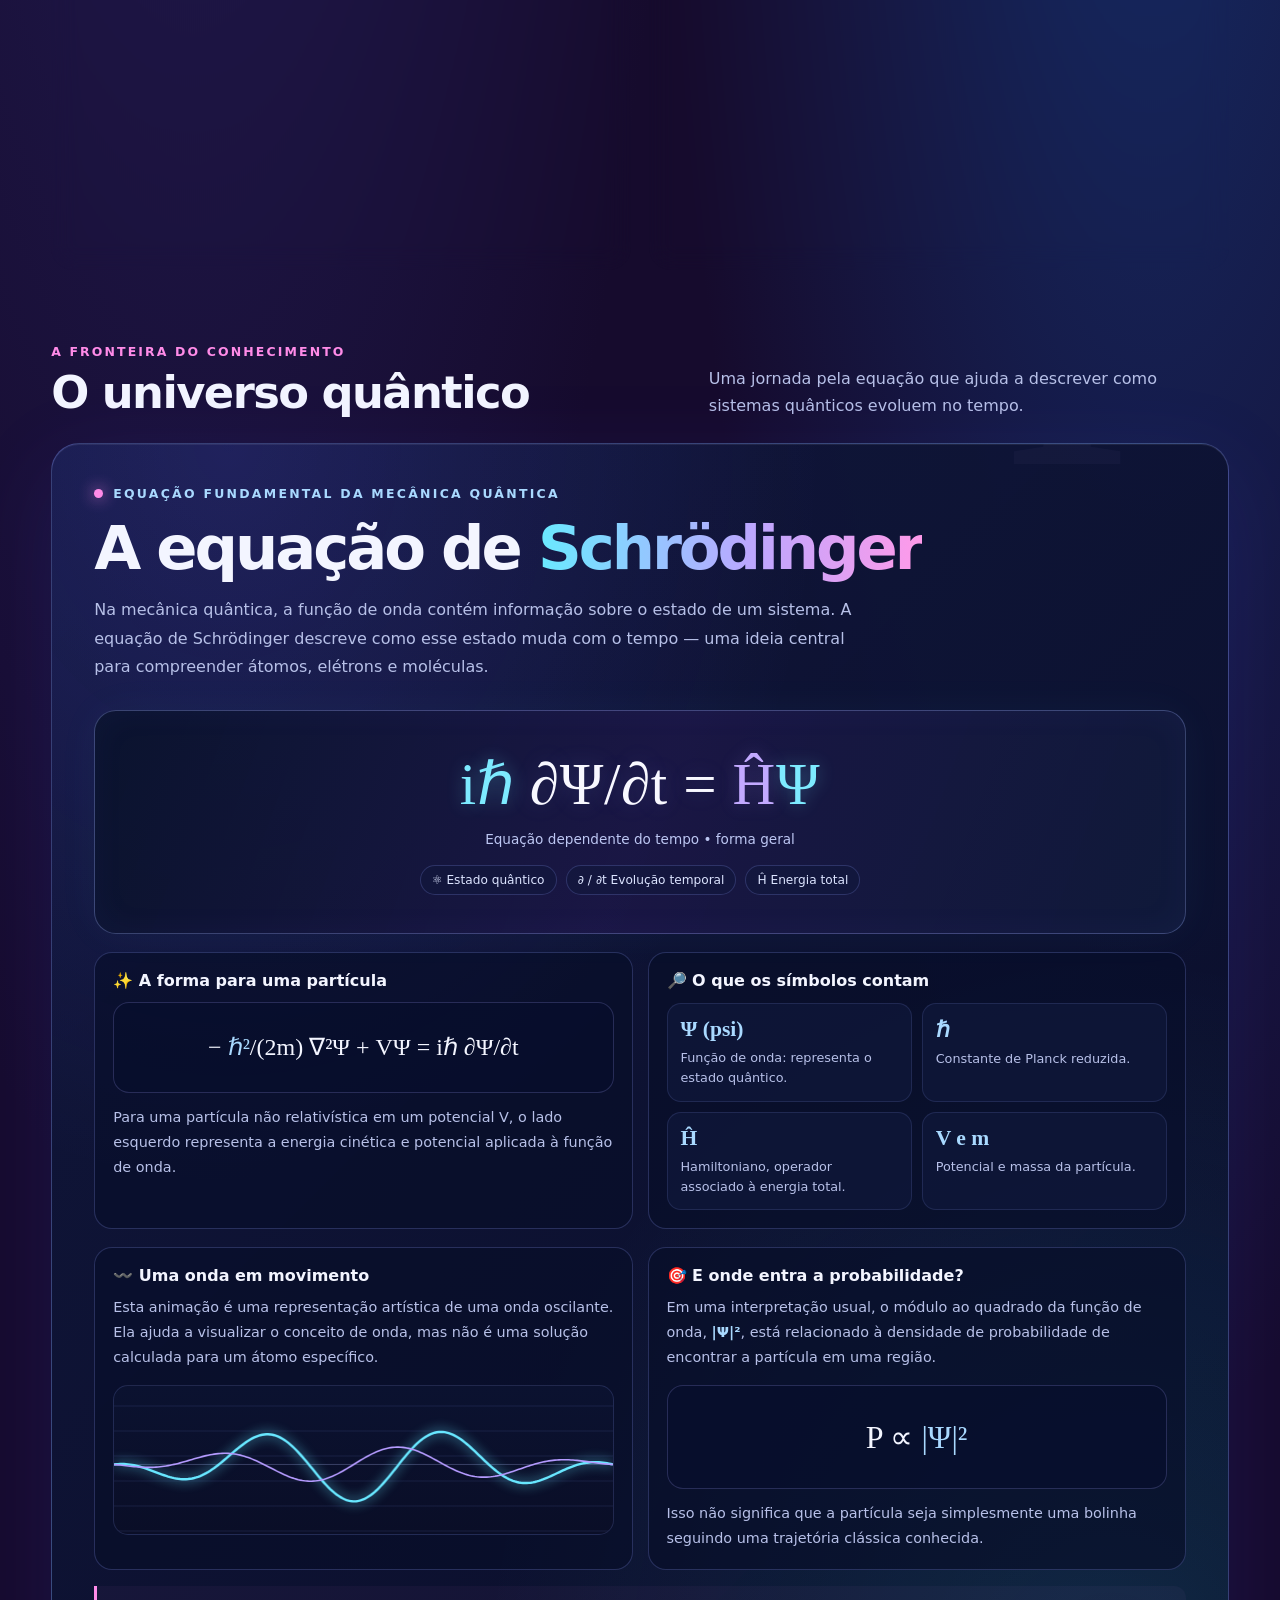
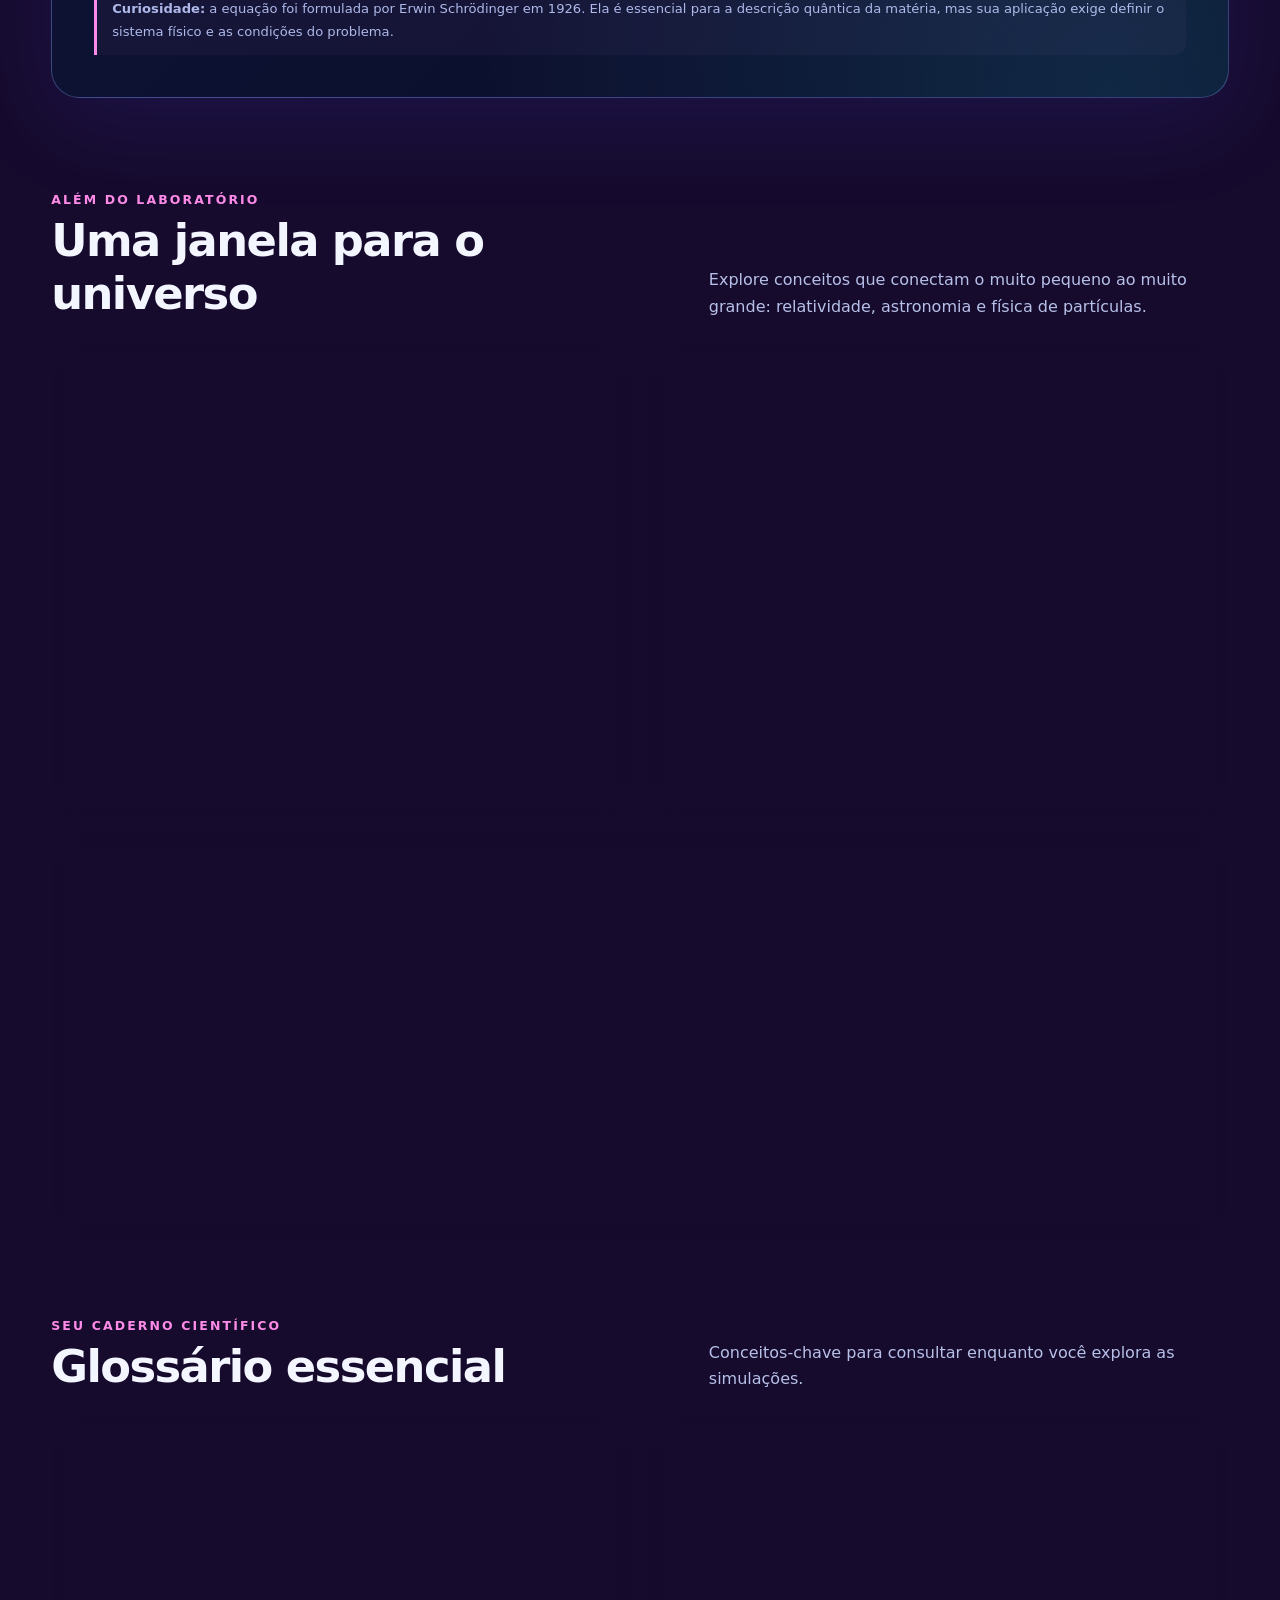
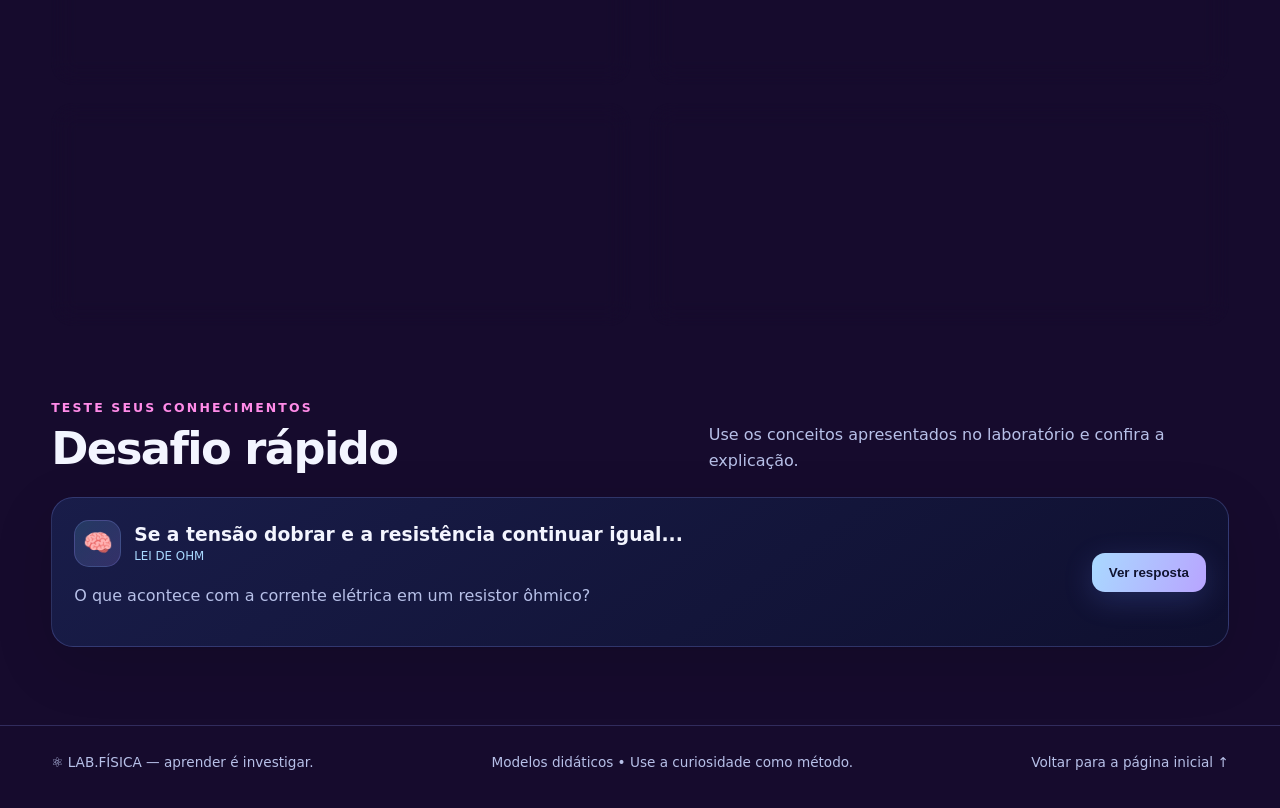
<file: pagina1_laboratorio_fisica_schrodinger_especial.html>
<!DOCTYPE html>
<html lang="pt-BR">
<head>
<meta charset="UTF-8">
<meta name="viewport" content="width=device-width, initial-scale=1.0">
<title>Laboratório de Física • Universo Quântico</title>
<style>
:root{--bg:#160b2d;--panel:rgba(37,23,60,.78);--line:rgba(142,157,255,.23);--text:#f3f5ff;--muted:#b7c0e8;--cyan:#68e7ff;--violet:#a78bfa;--pink:#ff8be8;--green:#79f2c0}
*{box-sizing:border-box}html{scroll-behavior:smooth}body{margin:0;color:var(--text);font-family:Inter,system-ui,-apple-system,Segoe UI,sans-serif;background:radial-gradient(ellipse at 15% 0%,#25215f 0,transparent 36%),radial-gradient(ellipse at 90% 20%,#152d68 0,transparent 30%),var(--bg);min-height:100vh;overflow-x:hidden}
#stars{position:fixed;inset:0;width:100%;height:100%;pointer-events:none;z-index:-1}
a{color:inherit;text-decoration:none}.wrap{width:min(1180px,92%);margin:auto}
header{position:sticky;top:0;z-index:10;background:rgba(7,11,32,.75);backdrop-filter:blur(18px);border-bottom:1px solid var(--line)}
.nav{display:flex;justify-content:space-between;align-items:center;gap:18px;padding:16px 0}.brand{font-weight:850;letter-spacing:.3px;display:flex;align-items:center;gap:10px}.brand-mark{display:grid;place-items:center;width:38px;height:38px;border-radius:13px;background:linear-gradient(135deg,var(--cyan),var(--violet));color:#101331;box-shadow:0 0 25px #8c9bff55}.navlinks{display:flex;gap:18px;flex-wrap:wrap;color:var(--muted);font-size:.9rem}.navlinks a:hover{color:var(--cyan)}
.hero{padding:72px 0 48px;display:grid;grid-template-columns:1.2fr .8fr;gap:30px;align-items:center}.eyebrow{display:inline-flex;gap:8px;align-items:center;padding:8px 12px;border:1px solid var(--line);border-radius:99px;color:var(--cyan);font-size:.82rem;background:#11183e99}.eyebrow span{width:7px;height:7px;background:var(--green);border-radius:50%;box-shadow:0 0 12px var(--green)}h1{font-size:clamp(2.5rem,6vw,5rem);line-height:.99;letter-spacing:-.055em;margin:22px 0}h1 em{font-style:normal;background:linear-gradient(90deg,var(--cyan),#b5a2ff 55%,var(--pink));-webkit-background-clip:text;background-clip:text;color:transparent}.lead{font-size:1.08rem;line-height:1.8;color:var(--muted);max-width:650px}.actions{display:flex;gap:12px;flex-wrap:wrap;margin-top:25px}.btn{display:inline-flex;align-items:center;justify-content:center;gap:8px;border:1px solid var(--line);padding:12px 17px;border-radius:13px;font-weight:750;cursor:pointer;color:var(--text);background:#151c46;transition:.2s}.btn.primary{border:0;color:#10132f;background:linear-gradient(110deg,var(--cyan),#b8a4ff);box-shadow:0 8px 30px #6a86ff33}.btn:hover{transform:translateY(-2px);filter:brightness(1.08)}
.hero-art{position:relative;min-height:320px;display:grid;place-items:center}.orb{width:min(300px,75vw);aspect-ratio:1;border-radius:50%;position:relative;background:radial-gradient(circle at 35% 30%,#9ff4ff 0,#6e8bff 13%,#6241b9 34%,#15143e 66%,#070b20 73%);box-shadow:0 0 70px #786cff55,inset -25px -20px 50px #020514}.orb:before,.orb:after{content:"";position:absolute;inset:19% -16%;border:2px solid #92eaff99;border-radius:50%;transform:rotate(-25deg)}.orb:after{inset:32% -22%;transform:rotate(35deg);border-color:#d2a4ff88}.orb-label{position:absolute;bottom:4%;right:3%;padding:12px 15px;border-radius:15px;background:#131a42cc;border:1px solid var(--line);backdrop-filter:blur(12px);font-size:.84rem;color:var(--muted)}
.stats{display:grid;grid-template-columns:repeat(4,1fr);gap:12px;margin:0 auto 58px}.stat,.panel,.experiment,.equation-card{background:linear-gradient(145deg,rgba(26,35,83,.76),rgba(13,18,49,.76));border:1px solid var(--line);border-radius:22px;box-shadow:0 18px 60px #0002;backdrop-filter:blur(12px)}.stat{padding:17px}.stat strong{display:block;font-size:1.45rem;color:var(--cyan)}.stat span{font-size:.82rem;color:var(--muted)}
section{padding:26px 0 48px}.section-head{display:flex;justify-content:space-between;align-items:end;gap:20px;margin-bottom:22px}.kicker{color:var(--pink);font-size:.78rem;font-weight:800;letter-spacing:.17em;text-transform:uppercase}.section-head h2{font-size:clamp(1.8rem,4vw,2.8rem);margin:7px 0 0;letter-spacing:-.035em}.section-head p{color:var(--muted);max-width:520px;line-height:1.65;margin:0}
.experiments{display:grid;grid-template-columns:repeat(2,minmax(0,1fr));gap:18px}.experiment{padding:22px;overflow:hidden;position:relative}.experiment.wide{grid-column:1/-1}.card-top{display:flex;align-items:center;gap:13px;margin-bottom:12px}.iconbox{width:47px;height:47px;border-radius:15px;display:grid;place-items:center;font-size:1.5rem;background:linear-gradient(135deg,#6ae7ff25,#b28aff30);border:1px solid var(--line)}.card-top h3{margin:0;font-size:1.17rem}.tag{font-size:.74rem;color:var(--cyan);margin-top:4px}.desc{color:var(--muted);line-height:1.65;font-size:.92rem}.controls{display:grid;grid-template-columns:repeat(2,minmax(0,1fr));gap:13px;margin:18px 0}.control label{display:flex;justify-content:space-between;gap:10px;font-size:.85rem;color:var(--muted);margin-bottom:9px}.control output{color:var(--cyan);font-weight:800}input[type=range]{width:100%;accent-color:#8e9bff}.result{padding:14px 15px;border-radius:15px;border:1px solid #8a9cff32;background:#080e2d88;margin-top:12px}.result small{display:block;color:var(--muted);margin-bottom:5px}.result strong{font-size:1.35rem;color:var(--green)}.visual{height:130px;position:relative;border-radius:16px;margin-top:15px;overflow:hidden;background:radial-gradient(ellipse at center,#25336b55,transparent 70%),#090e29;border:1px solid #8290ff24;display:grid;place-items:center}.track{position:absolute;left:8%;right:8%;bottom:32px;height:3px;background:#7588ff66}.moving-dot{position:absolute;left:8%;bottom:22px;width:22px;height:22px;border-radius:50%;background:var(--cyan);box-shadow:0 0 20px var(--cyan);transform:translateX(0)}.pendulum-svg{width:100%;height:100%}.circuit{display:flex;align-items:center;justify-content:center;gap:12px;flex-wrap:wrap;font-weight:800}.circuit span{padding:12px;border:1px solid var(--line);border-radius:12px;background:#141b45}.circuit b{color:var(--cyan);font-size:1.3rem}.equation-card{padding:26px;position:relative;overflow:hidden}.equation-card:before{content:"Ψ";position:absolute;right:18px;top:-50px;font-size:13rem;color:#8f8cff0b;font-weight:900}.equation-layout{display:grid;grid-template-columns:1fr .9fr;gap:25px;align-items:center;position:relative}.formula{font-family:Cambria,"Times New Roman",serif;font-size:clamp(1.35rem,3.4vw,2.2rem);text-align:center;padding:24px 10px;border-radius:16px;border:1px solid #a4a4ff35;background:#080e2d9c;line-height:1.7;overflow-wrap:anywhere}.formula .accent{color:var(--cyan)}.formula-caption{font-size:.85rem;color:var(--muted);text-align:center;margin-top:10px}.equation-copy h3{font-size:1.35rem;margin:0 0 10px}.equation-copy p,.equation-copy li{color:var(--muted);line-height:1.7}.equation-copy ul{padding-left:20px}.note{border-left:3px solid var(--pink);padding:10px 14px;background:#ff8be80b;color:#d9d9f5;border-radius:0 12px 12px 0;font-size:.88rem;line-height:1.6}
.quantum-demo{margin-top:18px;display:grid;grid-template-columns:1fr 1fr;gap:18px}.quantum-box{border:1px solid var(--line);border-radius:17px;padding:16px;background:#080e2d88}.quantum-box h4{margin:0 0 8px}.quantum-box p{color:var(--muted);font-size:.88rem;line-height:1.6}.wave{width:100%;height:100px;display:block}.wave path{fill:none;stroke:var(--cyan);stroke-width:2.5;filter:drop-shadow(0 0 5px #68e7ff)}.probability{fill:url(#probGrad);stroke:#b8a4ff;stroke-width:1.5}.quiz{display:grid;grid-template-columns:1fr auto;gap:15px;align-items:center}.quiz p{color:var(--muted);line-height:1.6}.quiz .answer{display:none;margin-top:10px;color:var(--green);font-weight:700}.quiz.show .answer{display:block}
footer{border-top:1px solid var(--line);margin-top:30px;padding:28px 0 38px;color:var(--muted);font-size:.85rem}.footer-inner{display:flex;justify-content:space-between;gap:15px;flex-wrap:wrap}
@media(max-width:800px){.hero{grid-template-columns:1fr;padding-top:48px}.hero-art{min-height:250px}.stats{grid-template-columns:repeat(2,1fr)}.experiments{grid-template-columns:1fr}.experiment.wide{grid-column:auto}.equation-layout,.quantum-demo{grid-template-columns:1fr}.section-head{align-items:start;flex-direction:column}.navlinks{gap:10px}.navlinks a{font-size:.8rem}}
@media(max-width:430px){html,body{overflow-x:clip}.orb{width:min(220px,calc(100vw - 120px))}.controls{grid-template-columns:1fr}.nav{align-items:flex-start}.navlinks{max-width:180px;justify-content:flex-end}.stats{gap:8px}.stat{padding:13px}.stat strong{font-size:1.2rem}.experiment,.equation-card{padding:17px}}

/* Destaque especial para a equação de Schrödinger */
.schro-spotlight{margin:24px 0 20px;padding:clamp(20px,4vw,42px);position:relative;overflow:hidden;border-radius:28px;border:1px solid #8e9cff55;background:radial-gradient(ellipse at 15% 0%,#6a5cff2b,transparent 42%),radial-gradient(ellipse at 90% 100%,#45dfff20,transparent 42%),linear-gradient(135deg,#11183deF,#090e29f5);box-shadow:0 25px 90px #5148ff20,inset 0 1px #ffffff12}
.schro-spotlight:before{content:"Ψ";position:absolute;right:2%;top:-22%;font:900 clamp(10rem,28vw,22rem)/1 Georgia,serif;color:#a99bff09;pointer-events:none}
.schro-topline{display:flex;align-items:center;gap:10px;color:var(--cyan);font-size:.78rem;font-weight:850;letter-spacing:.18em;text-transform:uppercase}
.schro-pulse{width:9px;height:9px;border-radius:50%;background:var(--pink);box-shadow:0 0 16px var(--pink);animation:pulseSchro 1.8s infinite}
@keyframes pulseSchro{50%{opacity:.35;transform:scale(.7);box-shadow:0 0 4px var(--pink)}}
.schro-title{font-size:clamp(2rem,5vw,3.8rem);letter-spacing:-.05em;margin:16px 0 10px;line-height:1.03}.schro-title span{background:linear-gradient(90deg,#69eaff,#bba7ff 55%,#ff9ae9);-webkit-background-clip:text;background-clip:text;color:transparent}
.schro-intro{max-width:760px;color:var(--muted);line-height:1.8}
.schro-equation-main{position:relative;margin:28px 0 12px;padding:clamp(22px,4vw,38px) 12px;text-align:center;border-radius:22px;border:1px solid #9eafff4f;background:linear-gradient(110deg,#09132be8,#1c1747d9,#101b3be8);box-shadow:inset 0 0 35px #7c6aff0d,0 0 45px #68e7ff0b;overflow:hidden}
.schro-equation-main:after{content:"";position:absolute;top:0;bottom:0;width:22%;left:-30%;background:linear-gradient(90deg,transparent,#ffffff0a,transparent);transform:skewX(-20deg);animation:equationShimmer 7s ease-in-out infinite}
@keyframes equationShimmer{0%,60%{left:-30%}100%{left:120%}}
.schro-math{font-family:"Cambria Math",Cambria,"Times New Roman",serif;font-size:clamp(1.8rem,5.5vw,3.7rem);letter-spacing:.01em;color:#f8f8ff;text-shadow:0 0 24px #8c9dff32;position:relative;z-index:1}
.schro-math .glow{color:#7deaff;text-shadow:0 0 18px #68e7ff55}.schro-math .violet{color:#c2a9ff;text-shadow:0 0 18px #a78bfa44}
.schro-subtitle{text-align:center;color:#bdc7f3;font-size:.85rem;margin-top:12px;position:relative;z-index:1}
.schro-badges{display:flex;justify-content:center;gap:9px;flex-wrap:wrap;margin-top:18px}
.schro-badges span{font-size:.76rem;padding:7px 11px;border:1px solid #8e9cff38;background:#11183d99;border-radius:99px;color:#dce4ff}
.schro-grid{display:grid;grid-template-columns:1fr 1fr;gap:15px;margin-top:18px}
.schro-info{border:1px solid var(--line);border-radius:18px;background:#090e29a8;padding:18px}
.schro-info h3{margin:0 0 10px;font-size:1rem}.schro-info p{margin:0;color:var(--muted);line-height:1.75;font-size:.9rem}
.schro-symbols{display:grid;grid-template-columns:repeat(2,minmax(0,1fr));gap:10px;margin-top:13px}
.schro-symbol{padding:13px;border-radius:14px;border:1px solid #91a0ff24;background:#121a3f99}
.schro-symbol strong{display:block;color:var(--cyan);font:700 1.35rem Georgia,serif;margin-bottom:5px}
.schro-symbol span{font-size:.8rem;color:var(--muted);line-height:1.5}
.schro-canvas-wrap{height:150px;border:1px solid #8e9cff2d;border-radius:15px;background:linear-gradient(180deg,#0b1230,#0a0e27);overflow:hidden;margin-top:14px}
#schroCanvas{width:100%;height:100%;display:block}
.schro-footnote{font-size:.82rem;color:#aeb9e9;line-height:1.7;margin-top:16px;padding:12px 15px;border-left:3px solid var(--pink);background:#ff8be809;border-radius:0 12px 12px 0}
@media(max-width:700px){.schro-grid{grid-template-columns:1fr}.schro-symbols{grid-template-columns:1fr 1fr}.schro-math{font-size:clamp(1.5rem,6vw,2.4rem)}}


@media (prefers-reduced-motion: reduce){
  html{scroll-behavior:auto}
  *,*::before,*::after{animation-duration:.01ms!important;animation-iteration-count:1!important;transition-duration:.01ms!important}
}
.skip-link{position:fixed;top:10px;left:10px;z-index:30;padding:12px 16px;border-radius:12px;background:#f7f2ff;color:#160b2d;font-weight:800;transform:translateY(-160%);transition:transform .15s}
.skip-link:focus{transform:translateY(0)}
</style>
  <link rel="stylesheet" href="assets/css/purple-dreams-brand.css">
    <link rel="stylesheet" href="assets/css/site-navigation.css">
  <link rel="icon" type="image/svg+xml" href="assets/images/a16-mark.svg">
  <link rel="stylesheet" href="assets/css/a16-mark.css">
  <link rel="stylesheet" href="assets/vendor/bootstrap-icons/font/bootstrap-icons.min.css">
</head>
<body>
<a class="a16-signature" href="index.html" aria-label="A16 — voltar ao início"><img src="assets/images/a16-mark.svg" alt="A16"></a>

<canvas id="stars" aria-hidden="true"></canvas>
<a class="skip-link" href="#conteudo">Pular para o conteúdo</a>
<header><div class="wrap nav">
<a class="brand" href="index.html"><span class="brand-mark">⚛</span><span>LAB<span style="color:var(--cyan)">.FÍSICA</span></span></a>
<nav class="navlinks"><a href="#experimentos">Experimentos</a><a href="#quantica">Física quântica</a><a href="#quantica">Schrödinger</a><a href="#universo">Universo</a><a href="#glossario">Glossário</a><a href="#desafio">Desafio</a><a href="index.html">← Início</a></nav>
</div></header>
<main class="wrap" id="conteudo">
<section class="hero">
<div><div class="eyebrow"><span></span> LABORATÓRIO INTERATIVO • ONLINE</div>
<h1>Explore as leis do <em>universo.</em></h1>
<p class="lead">Do movimento dos objetos ao mundo probabilístico das partículas: teste variáveis, observe resultados e descubra como a Física transforma perguntas em explicações.</p>
<div class="actions"><a class="btn primary" href="#experimentos">🧪 Começar experimentos</a><a class="btn" href="#quantica">⚛ Explorar Schrödinger</a></div></div>
<div class="hero-art"><div class="orb"></div><div class="orb-label">01 / Matéria • Energia • Espaço-tempo</div></div>
</section>
<div class="stats">
<div class="stat"><strong>04</strong><span>simulações interativas</span></div><div class="stat"><strong>03</strong><span>áreas da Física</span></div><div class="stat"><strong>∞</strong><span>perguntas para investigar</span></div><div class="stat"><strong>100%</strong><span>feito para explorar</span></div>
</div>
<section id="experimentos">
<div class="section-head"><div><div class="kicker">Bancadas virtuais</div><h2>Experimente na prática</h2></div><p>Mude os controles e acompanhe como os resultados se alteram. Os valores são modelos didáticos simplificados.</p></div>
<div class="experiments">
<article class="experiment"><div class="card-top"><div class="iconbox">🚀</div><div><h3>Movimento e velocidade</h3><div class="tag">CINEMÁTICA • MRU</div></div></div>
<p class="desc">Imagine um objeto viajando em linha reta com velocidade constante. Ajuste a distância percorrida e o tempo gasto.</p>
<div class="controls"><div class="control"><label for="distance">Distância <output id="distanceOut">100 m</output></label><input id="distance" type="range" min="10" max="500" value="100" step="10"></div><div class="control"><label for="time">Tempo <output id="timeOut">20 s</output></label><input id="time" type="range" min="1" max="100" value="20"></div></div>
<div class="result"><small>Velocidade média (v = Δs / Δt)</small><strong id="speed">5,0 m/s</strong></div><div class="visual"><div class="track"></div><div class="moving-dot" id="dot"></div><span style="position:absolute;top:12px;color:var(--muted);font-size:.8rem">Representação do deslocamento</span></div></article>
<article class="experiment"><div class="card-top"><div class="iconbox">〰️</div><div><h3>Pêndulo simples</h3><div class="tag">OSCILAÇÕES • MECÂNICA</div></div></div>
<p class="desc">O período depende principalmente do comprimento do fio e da gravidade local, para pequenas oscilações.</p>
<div class="controls"><div class="control"><label for="length">Comprimento <output id="lengthOut">1,0 m</output></label><input id="length" type="range" min=".2" max="2.5" value="1" step=".1"></div><div class="control"><label for="gravity">Gravidade <output id="gravityOut">9,8 m/s²</output></label><input id="gravity" type="range" min="1.6" max="24.8" value="9.8" step=".1"></div></div>
<div class="result"><small>Período aproximado (T = 2π√(L/g))</small><strong id="period">2,01 s</strong></div>
<div class="visual"><canvas id="pendulumCanvas" role="img" aria-label="Simulação ilustrativa do movimento de um pêndulo" style="width:100%;height:100%;display:block"></canvas></div>
<div style="display:flex;gap:8px;flex-wrap:wrap;margin-top:12px" role="group" aria-label="Controles da simulação do pêndulo"><button class="btn primary" id="pendulumStart" type="button">Iniciar</button><button class="btn" id="pendulumPause" type="button">Pausar</button><button class="btn" id="pendulumRestart" type="button">Reiniciar</button></div>
<p class="desc" id="pendulumStatus" role="status" aria-live="polite" style="margin:10px 0 0">Pausado. Inicie para observar uma oscilação ilustrativa.</p></article>
<article class="experiment"><div class="card-top"><div class="iconbox">⚡</div><div><h3>Lei de Ohm</h3><div class="tag">ELETRICIDADE • CIRCUITOS</div></div></div>
<p class="desc">Em um resistor ideal, a corrente elétrica é a tensão dividida pela resistência: I = V/R.</p>
<div class="controls"><div class="control"><label for="voltage">Tensão <output id="voltageOut">12 V</output></label><input id="voltage" type="range" min="1" max="24" value="12"></div><div class="control"><label for="resistance">Resistência <output id="resistanceOut">6 Ω</output></label><input id="resistance" type="range" min="1" max="24" value="6"></div></div>
<div class="result"><small>Corrente elétrica (I = V / R)</small><strong id="current">2,00 A</strong></div><div class="visual"><div class="circuit"><span>🔋 <b id="batteryText">12 V</b></span><b>→</b><span>▧ <b id="resistorText">6 Ω</b></span><b>→</b><span>⚡ <b id="currentText">2 A</b></span></div></div></article>
<article class="experiment"><div class="card-top"><div class="iconbox">🌊</div><div><h3>Ondas e frequência</h3><div class="tag">ONDULATÓRIA • SOM E LUZ</div></div></div>
<p class="desc">A frequência indica quantas oscilações acontecem por segundo. Ajuste-a e observe a onda mudar.</p>
<div class="controls"><div class="control"><label for="frequency">Frequência <output id="frequencyOut">2 Hz</output></label><input id="frequency" type="range" min="1" max="8" value="2" step=".5"></div><div class="control"><label for="amplitude">Amplitude <output id="amplitudeOut">30%</output></label><input id="amplitude" type="range" min="10" max="45" value="30" step="5"></div></div>
<div class="result"><small>Período da onda (T = 1/f)</small><strong id="wavePeriod">0,50 s</strong></div><div class="visual"><svg class="wave" viewBox="0 0 320 100" preserveAspectRatio="none"><path id="wavePath" d="" /></svg></div></article>
</div></section>
<section id="quantica">
<div class="section-head"><div><div class="kicker">A fronteira do conhecimento</div><h2>O universo quântico</h2></div><p>Uma jornada pela equação que ajuda a descrever como sistemas quânticos evoluem no tempo.</p></div>
<div class="schro-spotlight">
  <div class="schro-topline"><span class="schro-pulse"></span> Equação fundamental da mecânica quântica</div>
  <h3 class="schro-title">A equação de <span>Schrödinger</span></h3>
  <p class="schro-intro">Na mecânica quântica, a função de onda contém informação sobre o estado de um sistema. A equação de Schrödinger descreve como esse estado muda com o tempo — uma ideia central para compreender átomos, elétrons e moléculas.</p>
  <div class="schro-equation-main">
    <div class="schro-math"><span class="glow">iℏ</span> <span style="white-space:nowrap">∂Ψ</span>/<span style="white-space:nowrap">∂t</span> = <span class="violet">Ĥ</span><span class="glow">Ψ</span></div>
    <div class="schro-subtitle">Equação dependente do tempo • forma geral</div>
    <div class="schro-badges"><span>⚛ Estado quântico</span><span>∂ / ∂t Evolução temporal</span><span>Ĥ Energia total</span></div>
  </div>
  <div class="schro-grid">
    <div class="schro-info">
      <h3>✨ A forma para uma partícula</h3>
      <div class="formula" style="font-size:clamp(1.05rem,2.5vw,1.5rem);margin:12px 0">− <span class="accent">ℏ²</span>/(2m) ∇²Ψ + VΨ = iℏ ∂Ψ/∂t</div>
      <p>Para uma partícula não relativística em um potencial V, o lado esquerdo representa a energia cinética e potencial aplicada à função de onda.</p>
    </div>
    <div class="schro-info">
      <h3>🔎 O que os símbolos contam</h3>
      <div class="schro-symbols">
        <div class="schro-symbol"><strong>Ψ (psi)</strong><span>Função de onda: representa o estado quântico.</span></div>
        <div class="schro-symbol"><strong>ℏ</strong><span>Constante de Planck reduzida.</span></div>
        <div class="schro-symbol"><strong>Ĥ</strong><span>Hamiltoniano, operador associado à energia total.</span></div>
        <div class="schro-symbol"><strong>V e m</strong><span>Potencial e massa da partícula.</span></div>
      </div>
    </div>
  </div>
  <div class="schro-grid">
    <div class="schro-info">
      <h3>〰️ Uma onda em movimento</h3>
      <p>Esta animação é uma representação artística de uma onda oscilante. Ela ajuda a visualizar o conceito de onda, mas não é uma solução calculada para um átomo específico.</p>
      <div class="schro-canvas-wrap"><canvas id="schroCanvas" role="img" aria-label="Animação ilustrativa de uma onda quântica; não representa uma solução calculada para um átomo específico"></canvas></div>
    </div>
    <div class="schro-info">
      <h3>🎯 E onde entra a probabilidade?</h3>
      <p>Em uma interpretação usual, o módulo ao quadrado da função de onda, <b style="color:var(--cyan)">|Ψ|²</b>, está relacionado à densidade de probabilidade de encontrar a partícula em uma região.</p>
      <div class="formula" style="margin-top:14px;font-size:clamp(1.3rem,3vw,2rem)">P ∝ <span class="accent">|Ψ|²</span></div>
      <p style="margin-top:12px">Isso não significa que a partícula seja simplesmente uma bolinha seguindo uma trajetória clássica conhecida.</p>
    </div>
  </div>
  <div class="schro-footnote"><b>Curiosidade:</b> a equação foi formulada por Erwin Schrödinger em 1926. Ela é essencial para a descrição quântica da matéria, mas sua aplicação exige definir o sistema físico e as condições do problema.</div>
</div>
</section>

<section id="universo">
<div class="section-head"><div><div class="kicker">Além do laboratório</div><h2>Uma janela para o universo</h2></div><p>Explore conceitos que conectam o muito pequeno ao muito grande: relatividade, astronomia e física de partículas.</p></div>
<div class="experiments">
<article class="experiment"><div class="card-top"><div class="iconbox">🪐</div><div><h3>Gravidade dos planetas</h3><div class="tag">ASTRONOMIA • GRAVITAÇÃO</div></div></div>
<p class="desc">Compare o peso aproximado de um objeto em diferentes mundos. A massa não muda, mas o peso depende da gravidade.</p>
<div class="controls"><div class="control"><label for="mass">Massa <output id="massOut">60 kg</output></label><input id="mass" type="range" min="10" max="150" value="60" step="5"></div><div class="control"><label for="planet">Planeta</label><select id="planet" style="width:100%;padding:10px;border-radius:10px;background:#11183e;color:#f3f5ff;border:1px solid var(--line)"><option value="3.7">Mercúrio</option><option value="8.87">Vênus</option><option value="9.81" selected>Terra</option><option value="3.71">Marte</option><option value="24.79">Júpiter</option><option value="10.44">Saturno</option><option value="8.69">Urano</option><option value="11.15">Netuno</option><option value="1.62">Lua</option></select></div></div>
<div class="result"><small>Peso aproximado (P = m · g)</small><strong id="weightResult">588,6 N</strong></div><p class="desc" id="planetFact">Na Terra, a gravidade é aproximadamente 9,81 m/s².</p></article>
<article class="experiment"><div class="card-top"><div class="iconbox">🚦</div><div><h3>Relatividade especial</h3><div class="tag">ESPAÇO-TEMPO • EINSTEIN</div></div></div>
<p class="desc">À medida que a velocidade se aproxima da velocidade da luz, o fator relativístico cresce. Não é possível alcançar a velocidade da luz para um objeto com massa.</p>
<div class="control"><label for="velocity">Velocidade em relação à luz <output id="velocityOut">50% de c</output></label><input id="velocity" type="range" min="0" max="99" value="50"></div>
<div class="result"><small>Fator de Lorentz (γ = 1 / √(1 − v²/c²))</small><strong id="lorentz">1,155</strong></div><div class="visual" style="flex-direction:column;gap:8px"><div style="width:80%;height:10px;border-radius:20px;background:#242c59;overflow:hidden"><div id="velocityBar" style="height:100%;width:50%;background:linear-gradient(90deg,var(--cyan),var(--pink));border-radius:20px"></div></div><span id="velocityHint" style="color:var(--muted);font-size:.84rem">Efeitos relativísticos ainda moderados neste exemplo.</span></div></article>
<article class="experiment wide"><div class="card-top"><div class="iconbox">🔭</div><div><h3>Escala cósmica</h3><div class="tag">ASTRONOMIA • DISTÂNCIAS</div></div></div>
<p class="desc">A luz viaja cerca de 300 mil quilômetros por segundo no vácuo. Escolha uma distância para estimar quanto tempo a luz leva para percorrê-la — sem considerar a expansão do universo.</p>
<div class="controls"><div class="control"><label for="lightDistance">Distância de referência</label><select id="lightDistance" style="width:100%;padding:10px;border-radius:10px;background:#11183e;color:#f3f5ff;border:1px solid var(--line)"><option value="1.28" data-unit="s">Terra–Lua (aprox. 1,28 s-luz)</option><option value="499" data-unit="s">Sol–Terra (aprox. 499 s-luz)</option><option value="4.24" data-unit="anos">Distância até Proxima Centauri (4,24 anos-luz)</option><option value="100000" data-unit="anos">Diâmetro aproximado da Via Láctea (100 mil anos-luz)</option></select></div><div class="control"><label for="lightUnit">Unidade do tempo de viagem</label><output id="lightUnit">segundos</output></div></div>
<div class="result"><small>Tempo de viagem da luz</small><strong id="lightTime">1,28 segundo</strong></div><p class="desc">Como 1 segundo-luz é a distância que a luz percorre em um segundo (e 1 ano-luz em um ano), o valor numérico corresponde ao tempo de viagem na mesma unidade. Esta estimativa não considera a expansão do universo.</p></article>
</div>
</section>
<section id="glossario">
<div class="section-head"><div><div class="kicker">Seu caderno científico</div><h2>Glossário essencial</h2></div><p>Conceitos-chave para consultar enquanto você explora as simulações.</p></div>
<div class="experiments">
<article class="experiment"><h3 style="margin-top:0">🧭 Mecânica</h3><p class="desc"><b>Velocidade:</b> taxa de variação da posição no tempo.<br><b>Aceleração:</b> variação da velocidade por unidade de tempo.<br><b>Força:</b> interação capaz de alterar o movimento, descrita por leis como F = m·a.<br><b>Energia:</b> grandeza associada à capacidade de produzir transformações.</p></article>
<article class="experiment"><h3 style="margin-top:0">⚛️ Física quântica</h3><p class="desc"><b>Quantização:</b> certos valores físicos podem aparecer em níveis discretos.<br><b>Superposição:</b> combinação matemática de estados quânticos possíveis.<br><b>Probabilidade:</b> previsões quânticas frequentemente são expressas em termos probabilísticos.<br><b>Observável:</b> grandeza física que pode ser medida.</p></article>
<article class="experiment"><h3 style="margin-top:0">🌌 Astronomia</h3><p class="desc"><b>Ano-luz:</b> distância que a luz percorre em um ano, não uma unidade de tempo.<br><b>Órbita:</b> trajetória de um corpo sob a influência gravitacional.<br><b>Galáxia:</b> sistema de estrelas, gás, poeira e matéria escura ligado pela gravidade.</p></article>
<article class="experiment"><h3 style="margin-top:0">📐 Unidades SI</h3><p class="desc"><b>Metro (m):</b> comprimento.<br><b>Segundo (s):</b> tempo.<br><b>Quilograma (kg):</b> massa.<br><b>Ampere (A):</b> corrente elétrica.<br><b>Kelvin (K):</b> temperatura termodinâmica.</p></article>
</div>
</section>

<section id="desafio">
<div class="section-head"><div><div class="kicker">Teste seus conhecimentos</div><h2>Desafio rápido</h2></div><p>Use os conceitos apresentados no laboratório e confira a explicação.</p></div>
<div class="experiment quiz" id="quiz"><div><div class="card-top"><div class="iconbox">🧠</div><div><h3>Se a tensão dobrar e a resistência continuar igual...</h3><div class="tag">LEI DE OHM</div></div></div><p>O que acontece com a corrente elétrica em um resistor ôhmico?</p><div class="answer" id="answer">Resposta: a corrente dobra. Pela lei de Ohm, I = V/R; mantendo R constante, I é diretamente proporcional a V.</div></div><button class="btn primary" id="answerBtn" type="button">Ver resposta</button></div>
</section>
</main>
<footer><div class="wrap footer-inner"><span>⚛ LAB.FÍSICA — aprender é investigar.</span><span>Modelos didáticos • Use a curiosidade como método.</span><a href="index.html">Voltar para a página inicial ↑</a></div></footer>
<script>
const $=id=>document.getElementById(id);
const motionReduced=window.matchMedia('(prefers-reduced-motion: reduce)');
const fmt=(n,d=2)=>Number(n).toLocaleString('pt-BR',{minimumFractionDigits:d,maximumFractionDigits:d});
function updateMotion(){let d=+$('distance').value,t=+$('time').value;$('distanceOut').textContent=d+' m';$('timeOut').textContent=t+' s';$('speed').textContent=fmt(d/t,1)+' m/s';$('dot').style.left=`${8+Math.min(84,d/500*84)}%`;}
const pendulumCanvas=$('pendulumCanvas'),pendulumCtx=pendulumCanvas.getContext('2d');let pendulumW=0,pendulumH=0,pendulumDpr=1,pendulumAngle=0,pendulumPeriod=2,pendulumFrame=null,pendulumRunning=false,pendulumElapsed=0,pendulumLast=0;
function sizePendulum(){const rect=pendulumCanvas.getBoundingClientRect();pendulumW=rect.width;pendulumH=rect.height;pendulumDpr=window.devicePixelRatio||1;pendulumCanvas.width=Math.max(1,Math.round(pendulumW*pendulumDpr));pendulumCanvas.height=Math.max(1,Math.round(pendulumH*pendulumDpr));pendulumCtx.setTransform(pendulumDpr,0,0,pendulumDpr,0,0);drawPendulum(pendulumAngle);}
function drawPendulum(angle){if(!pendulumW||!pendulumH)return;pendulumCtx.clearRect(0,0,pendulumW,pendulumH);const pivotX=pendulumW/2,pivotY=19,length=35+(+$('length').value/2.5)*48,bobX=pivotX+Math.sin(angle)*length,bobY=pivotY+Math.cos(angle)*length;pendulumCtx.beginPath();pendulumCtx.moveTo(pivotX-20,pivotY);pendulumCtx.lineTo(pivotX+20,pivotY);pendulumCtx.strokeStyle='rgba(195,202,255,.75)';pendulumCtx.lineWidth=4;pendulumCtx.lineCap='round';pendulumCtx.stroke();pendulumCtx.beginPath();pendulumCtx.moveTo(pivotX,pivotY);pendulumCtx.lineTo(bobX,bobY);pendulumCtx.strokeStyle='#8fa0ff';pendulumCtx.lineWidth=2;pendulumCtx.stroke();pendulumCtx.beginPath();pendulumCtx.arc(bobX,bobY,11,0,Math.PI*2);pendulumCtx.fillStyle='#68e7ff';pendulumCtx.shadowBlur=12;pendulumCtx.shadowColor='#68e7ff';pendulumCtx.fill();pendulumCtx.shadowBlur=0;}
function animatePendulum(timestamp){if(!pendulumRunning)return;if(!pendulumLast)pendulumLast=timestamp;pendulumElapsed+=(timestamp-pendulumLast)/1000;pendulumLast=timestamp;pendulumAngle=.55*Math.cos(2*Math.PI*pendulumElapsed/pendulumPeriod);drawPendulum(pendulumAngle);pendulumFrame=requestAnimationFrame(animatePendulum);}
function startPendulum(){if(motionReduced.matches){$('pendulumStatus').textContent='Sua preferência por movimento reduzido mantém a simulação estática. Desative essa preferência no dispositivo para animar.';return;}if(pendulumRunning)return;pendulumRunning=true;pendulumLast=0;$('pendulumStatus').textContent='Em movimento. O período aproximado é '+fmt(pendulumPeriod)+' s.';pendulumFrame=requestAnimationFrame(animatePendulum);}
function pausePendulum(){pendulumRunning=false;if(pendulumFrame!==null)cancelAnimationFrame(pendulumFrame);pendulumFrame=null;pendulumLast=0;$('pendulumStatus').textContent='Pausado. Use Iniciar para continuar ou Reiniciar para voltar à posição inicial.';drawPendulum(pendulumAngle);}
function restartPendulum(){pendulumRunning=false;if(pendulumFrame!==null)cancelAnimationFrame(pendulumFrame);pendulumFrame=null;pendulumLast=0;pendulumElapsed=0;pendulumAngle=0;drawPendulum(pendulumAngle);$('pendulumStatus').textContent=motionReduced.matches?'Simulação reiniciada e estática, conforme sua preferência por movimento reduzido.':'Simulação reiniciada e pausada na posição central.';}
function updatePendulum(){let L=+$('length').value,g=+$('gravity').value;pendulumPeriod=2*Math.PI*Math.sqrt(L/g);$('lengthOut').textContent=fmt(L,1)+' m';$('gravityOut').textContent=fmt(g,1)+' m/s²';$('period').textContent=fmt(pendulumPeriod)+' s';drawPendulum(pendulumAngle);}
function updateOhm(){let v=+$('voltage').value,r=+$('resistance').value,i=v/r;$('voltageOut').textContent=v+' V';$('resistanceOut').textContent=r+' Ω';$('current').textContent=fmt(i)+' A';$('batteryText').textContent=v+' V';$('resistorText').textContent=r+' Ω';$('currentText').textContent=fmt(i)+' A';}
function makeWave(id,amp,freq,fill=false){let points=[];for(let x=0;x<=320;x+=3){let y=50-Math.sin(x/320*Math.PI*2*freq)*amp;points.push(`${x===0?'M':'L'}${x},${y.toFixed(2)}`)}if(fill)points.push('L320,100 L0,100 Z');$(id).setAttribute('d',points.join(' '));}
function updateWave(){let f=+$('frequency').value,a=+$('amplitude').value;$('frequencyOut').textContent=fmt(f,1)+' Hz';$('amplitudeOut').textContent=a+'%';$('wavePeriod').textContent=fmt(1/f)+' s';makeWave('wavePath',a,f);}
['distance','time'].forEach(id=>$(id).addEventListener('input',updateMotion));['length','gravity'].forEach(id=>$(id).addEventListener('input',updatePendulum));['voltage','resistance'].forEach(id=>$(id).addEventListener('input',updateOhm));['frequency','amplitude'].forEach(id=>$(id).addEventListener('input',updateWave));
sizePendulum();if(motionReduced.matches)$('pendulumStatus').textContent='Simulação estática conforme sua preferência por movimento reduzido.';window.addEventListener('resize',sizePendulum);$('pendulumStart').addEventListener('click',startPendulum);$('pendulumPause').addEventListener('click',pausePendulum);$('pendulumRestart').addEventListener('click',restartPendulum);motionReduced.addEventListener('change',()=>{if(motionReduced.matches&&pendulumRunning){pausePendulum();$('pendulumStatus').textContent='Simulação pausada conforme sua preferência por movimento reduzido.';}});
$('answerBtn').addEventListener('click',()=>{let q=$('quiz');q.classList.toggle('show');$('answerBtn').textContent=q.classList.contains('show')?'Ocultar resposta':'Ver resposta';});
updateMotion();updatePendulum();updateOhm();updateWave();
function updateWeight(){let m=+$('mass').value,g=+$('planet').value;let planet=$('planet').selectedOptions[0].text;$('massOut').textContent=m+' kg';$('weightResult').textContent=fmt(m*g,1)+' N';$('planetFact').textContent=`Em ${planet}, a aceleração gravitacional usada nesta simulação é ${fmt(g,2)} m/s². A massa continua sendo ${m} kg.`;}
function updateRelativity(){let v=+$('velocity').value/100;let gamma=1/Math.sqrt(1-v*v);$('velocityOut').textContent=Math.round(v*100)+'% de c';$('lorentz').textContent=fmt(gamma,3);$('velocityBar').style.width=(v*100)+'%';$('velocityHint').textContent=v<.5?'Correções relativísticas pequenas em muitos contextos cotidianos.':v<.9?'Efeitos relativísticos tornam-se cada vez mais importantes.':'Nesta faixa, o fator de Lorentz cresce rapidamente.';}
function updateLight(){let option=$('lightDistance').selectedOptions[0],val=+option.value,unit=option.dataset.unit;let time=fmt(val,Number.isInteger(val)?0:2);let readableUnit=unit==='s'?(val===1.28?'segundo':'segundos'):(val===1?'ano':'anos');let extra=unit==='s'&&val===499?' (≈ 8 min 19 s)':'';$('lightTime').textContent=`${time} ${readableUnit}${extra}`;$('lightUnit').textContent=unit==='s'?'segundos':'anos';}
$('mass').addEventListener('input',updateWeight);$('planet').addEventListener('change',updateWeight);$('velocity').addEventListener('input',updateRelativity);$('lightDistance').addEventListener('change',updateLight);updateWeight();updateRelativity();updateLight();


// Onda ilustrativa: desenha apenas quando visível, respeitando movimento reduzido e aba oculta.
(function(){
 const c=$("schroCanvas"); if(!c) return;
 const ctx=c.getContext('2d'), host=c.closest('.schro-info'); let w=0,h=0,dpr=1,frame=null,visible=false,lastTime=0;
 function render(ms){
  if(!w||!h)return;
  ctx.clearRect(0,0,w,h);ctx.strokeStyle='rgba(132,151,255,.12)';ctx.lineWidth=1;
  for(let y=20;y<h;y+=25){ctx.beginPath();ctx.moveTo(0,y);ctx.lineTo(w,y);ctx.stroke();}
  ctx.beginPath();ctx.moveTo(0,h*.53);ctx.lineTo(w,h*.53);ctx.strokeStyle='rgba(180,192,255,.28)';ctx.stroke();
  const t=ms*.001;ctx.beginPath();for(let x=0;x<=w;x+=2){const y=h*.53-Math.sin(x*.035-t*2.1)*Math.sin(x/w*Math.PI)*h*.25;if(x===0)ctx.moveTo(x,y);else ctx.lineTo(x,y);}
  ctx.strokeStyle='#68e7ff';ctx.lineWidth=2.4;ctx.shadowBlur=12;ctx.shadowColor='#68e7ff';ctx.stroke();ctx.shadowBlur=0;
  ctx.beginPath();for(let x=0;x<=w;x+=2){const y=h*.53-Math.cos(x*.035-t*2.1)*Math.sin(x/w*Math.PI)*h*.12;if(x===0)ctx.moveTo(x,y);else ctx.lineTo(x,y);}
  ctx.strokeStyle='#b59bff';ctx.lineWidth=1.6;ctx.stroke();lastTime=ms;
 }
 function tick(ms){frame=null;if(!visible||document.hidden||motionReduced.matches)return;render(ms);frame=requestAnimationFrame(tick);}
 function stop(){if(frame!==null){cancelAnimationFrame(frame);frame=null;}}
 function sync(){stop();if(visible&&!document.hidden&&!motionReduced.matches)frame=requestAnimationFrame(tick);else render(lastTime);}
 function fit(){dpr=Math.min(window.devicePixelRatio||1,2);const r=c.getBoundingClientRect();w=r.width;h=r.height;c.width=Math.max(1,Math.round(w*dpr));c.height=Math.max(1,Math.round(h*dpr));ctx.setTransform(dpr,0,0,dpr,0,0);render(lastTime);}
 fit();window.addEventListener('resize',fit,{passive:true});
 if('IntersectionObserver' in window){const observer=new IntersectionObserver(entries=>{visible=entries.some(entry=>entry.isIntersecting);sync();},{rootMargin:'100px'});observer.observe(host||c);}else{visible=true;sync();}
 motionReduced.addEventListener('change',sync);document.addEventListener('visibilitychange',sync);
})();

// Fundo estrelado decorativo: pausa em abas ocultas e com movimento reduzido.
const canvas=$('stars'),ctx=canvas.getContext('2d');let stars=[],starsFrame=null;
function resize(){const dpr=Math.min(devicePixelRatio||1,2);canvas.width=Math.max(1,Math.round(innerWidth*dpr));canvas.height=Math.max(1,Math.round(innerHeight*dpr));ctx.setTransform(dpr,0,0,dpr,0,0);stars=Array.from({length:Math.min(140,Math.floor(innerWidth/8))},()=>({x:Math.random()*innerWidth,y:Math.random()*innerHeight,r:Math.random()*1.5+.2,a:Math.random()*.7+.15,s:Math.random()*.25+.04}));drawStars(performance.now());}
function drawStars(ms){ctx.clearRect(0,0,innerWidth,innerHeight);for(const s of stars){if(!motionReduced.matches&&!document.hidden)s.y-=s.s;if(s.y<0){s.y=innerHeight;s.x=Math.random()*innerWidth}ctx.globalAlpha=s.a*(.7+.3*Math.sin(ms/900+s.x));ctx.fillStyle='#dce8ff';ctx.beginPath();ctx.arc(s.x,s.y,s.r,0,Math.PI*2);ctx.fill()}ctx.globalAlpha=1;}
function animateStars(ms){starsFrame=null;if(motionReduced.matches||document.hidden)return;drawStars(ms);starsFrame=requestAnimationFrame(animateStars);}
function syncStars(){if(starsFrame!==null){cancelAnimationFrame(starsFrame);starsFrame=null;}if(motionReduced.matches||document.hidden)drawStars(performance.now());else starsFrame=requestAnimationFrame(animateStars);}
addEventListener('resize',resize,{passive:true});resize();syncStars();motionReduced.addEventListener('change',syncStars);document.addEventListener('visibilitychange',syncStars);
</script>
    <script src="assets/js/site-navigation.js"></script>
</body>
</html>
</file>
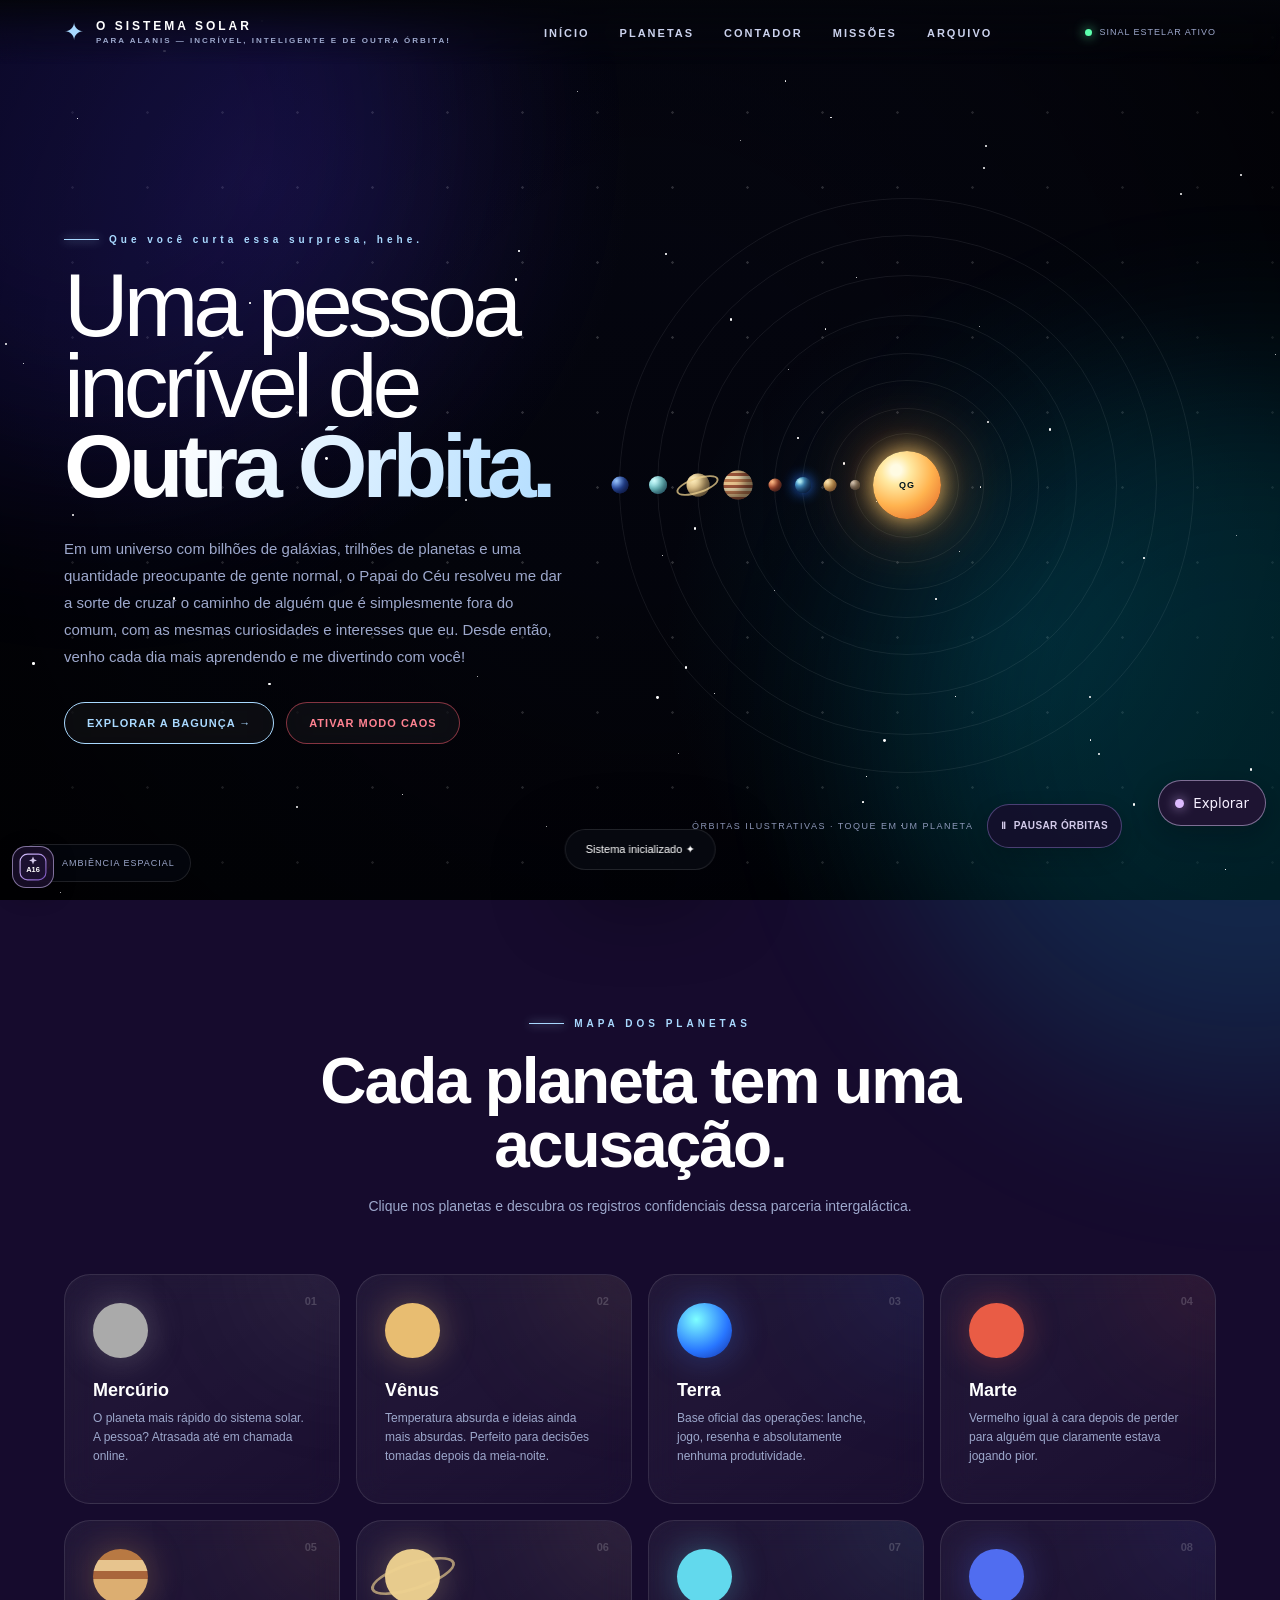
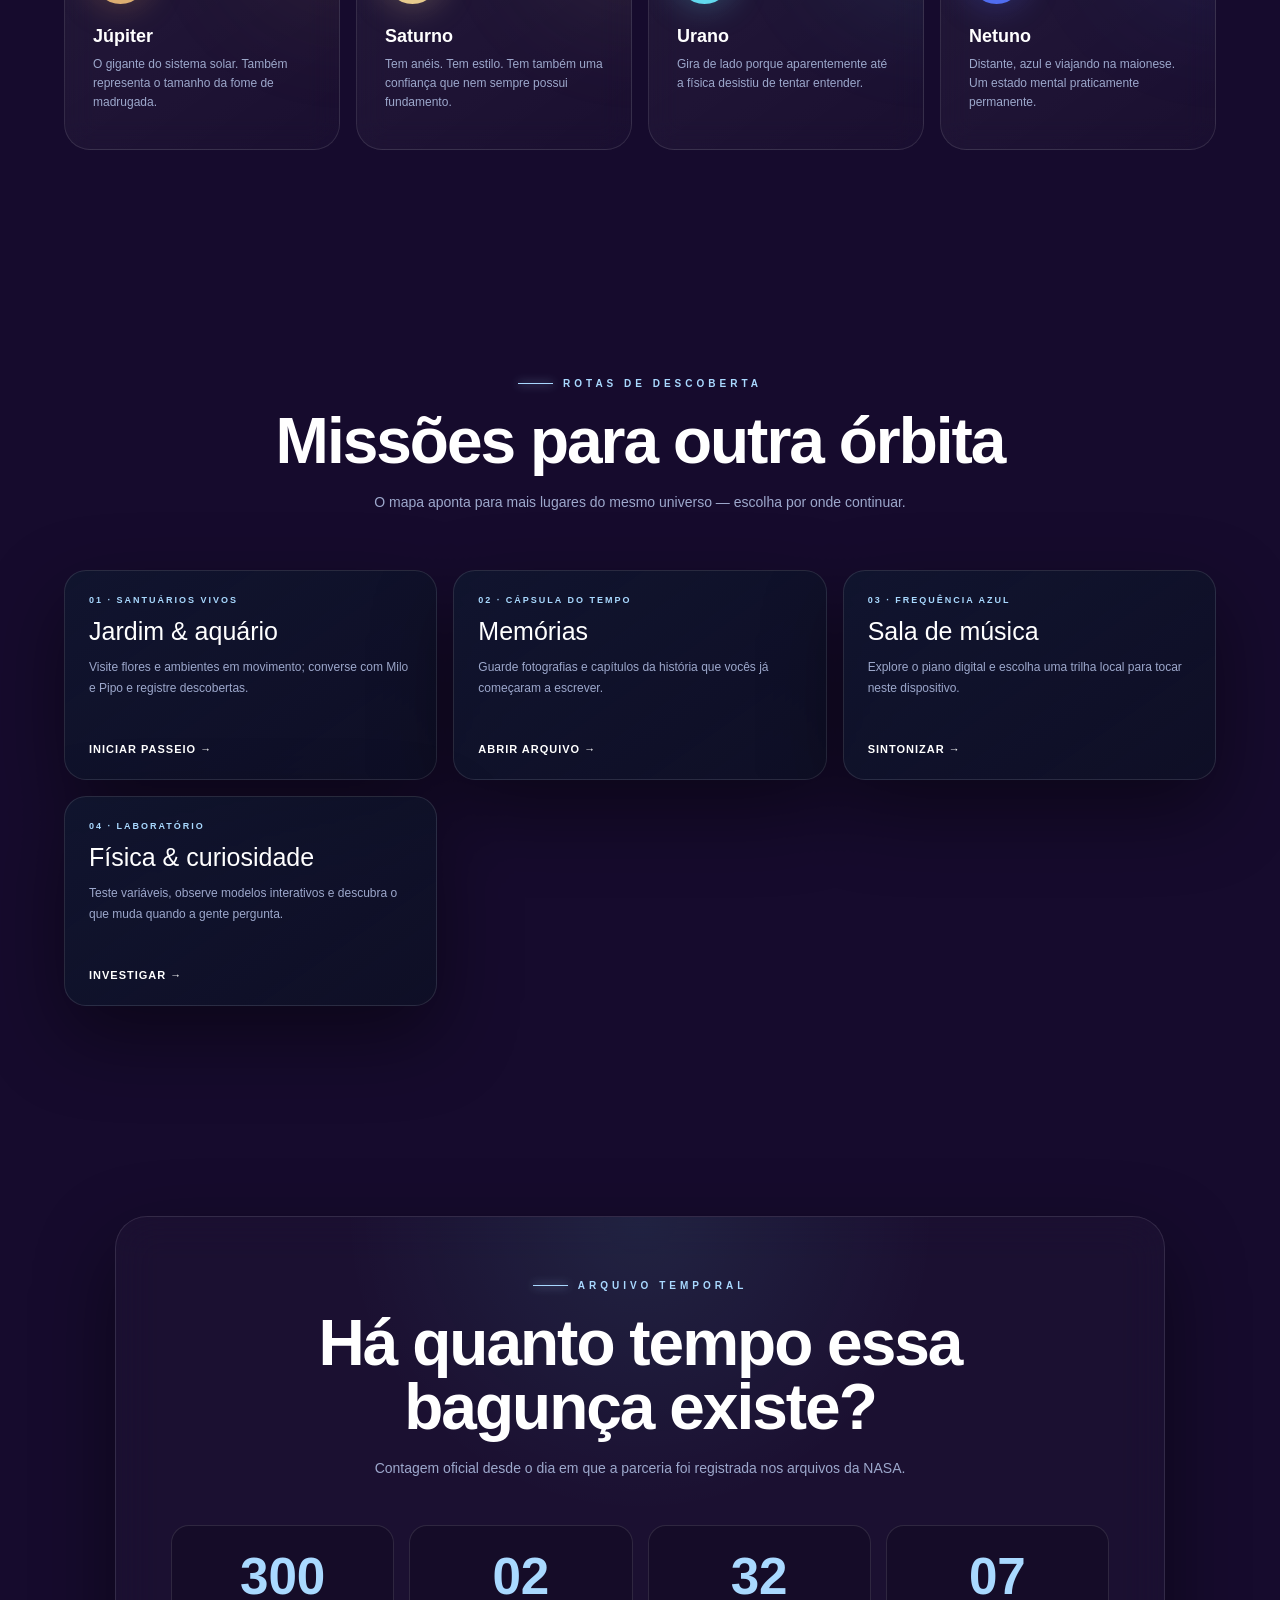
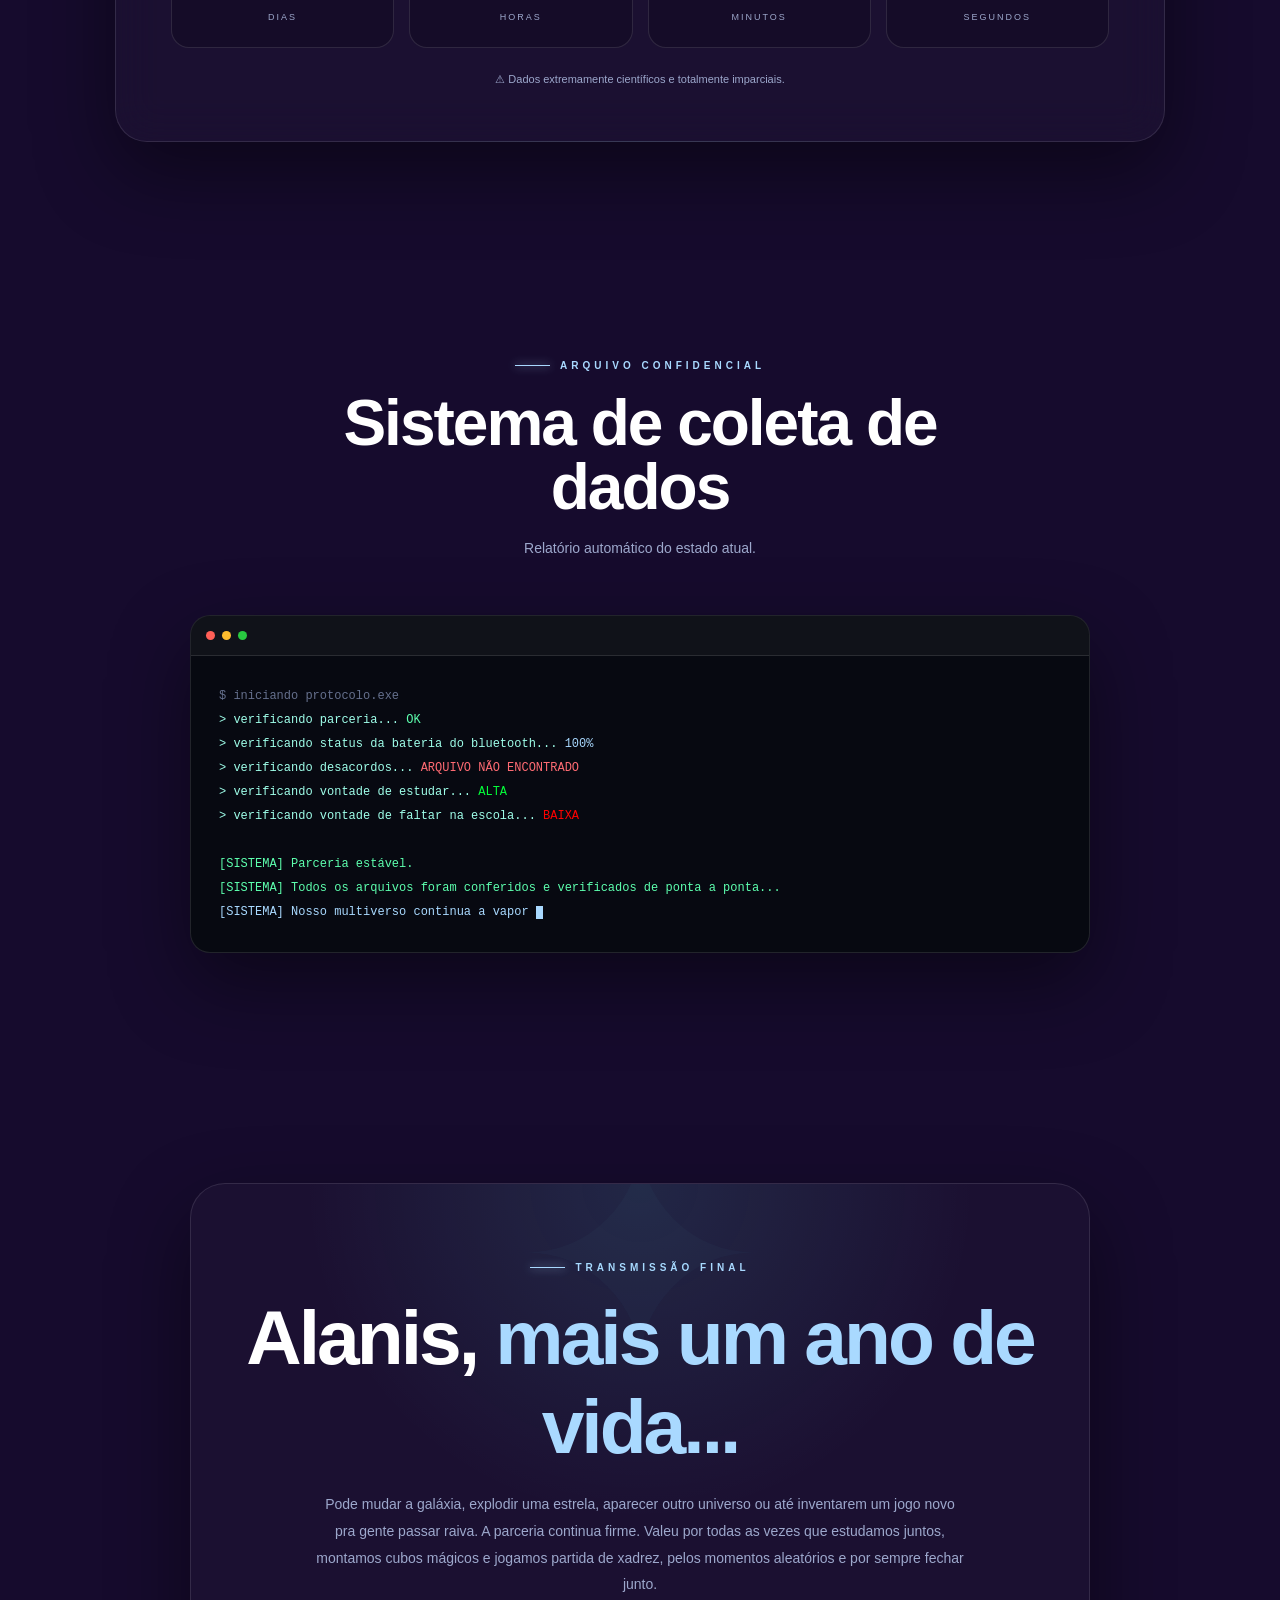
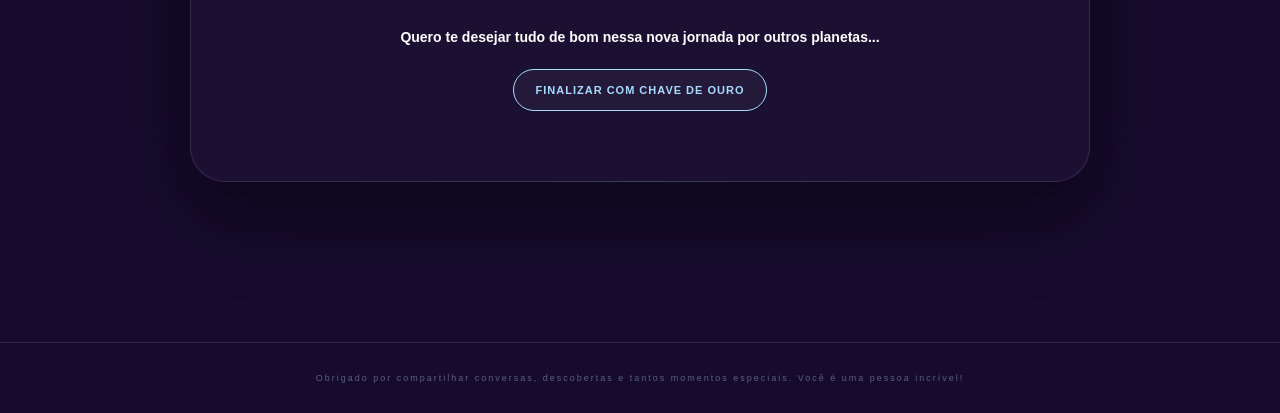
<file: solar.html>
<!DOCTYPE html>
<html lang="pt-BR">
<head>
  <meta charset="UTF-8">
  <meta name="viewport" content="width=device-width, initial-scale=1.0, viewport-fit=cover">
  <meta name="theme-color" content="#160b2d">
  <meta name="description" content="O arquivo oficial da amizade mais caótica do universo.">

  <title>Bem-vinda ao mundo cósmico da Astronomia!</title>

  <style>
    :root {
      --bg: #160b2d;
      --bg-2: #211238;
      --panel: rgba(255,255,255,.055);
      --panel-hover: rgba(255,255,255,.075);
      --border: rgba(255,255,255,.11);

      --white: #ffffff;
      --muted: #9da8cc;
      --cyan: #62f5ff;
      --blue: #6485ff;
      --purple: #9b6cff;
      --green: #5dffae;
      --orange: #ff9d5c;
      --red: #ff5e73;
      --yellow: #ffe16b;

      --shadow: 0 30px 80px rgba(0,0,0,.45);
      --radius: 26px;

      --mercury: #aaa;
      --venus: #e8bd71;
      --earth: #4285ff;
      --mars: #e95c45;
      --jupiter: #d59a52;
      --saturn: #e7cb8d;
      --uranus: #62d9ed;
      --neptune: #506df0;
    }

    * {
      box-sizing: border-box;
      margin: 0;
      padding: 0;
    }

    html {
      scroll-behavior: smooth;
      overflow-x: clip;
    }

    body {
      min-height: 100vh;
      overflow-x: hidden;
      background: var(--bg);
      color: var(--white);
      font-family: 'Inter', sans-serif;
      cursor: default;
    }

    body.chaos-mode {
      --cyan: #ff4fd8;
      --blue: #ff6b4a;
      --purple: #ffe55b;
    }

    button,
    a {
      font-family: inherit;
    }

    button {
      -webkit-tap-highlight-color: transparent;
    }

    ::selection {
      background: var(--cyan);
      color: #000;
    }

    /* =========================================================
       FUNDO
    ========================================================= */

    .space {
      position: fixed;
      inset: 0;
      z-index: -10;
      overflow: hidden;
      background:
        radial-gradient(circle at 20% 20%, rgba(77,55,180,.18), transparent 30%),
        radial-gradient(circle at 80% 70%, rgba(0,180,220,.12), transparent 30%),
        linear-gradient(180deg, #050611, #020309);
    }

    .space::before {
      content: "";
      position: absolute;
      inset: -50%;
      background-image:
        radial-gradient(circle, rgba(255,255,255,.9) 0 1px, transparent 1.5px);
      background-size: 75px 75px;
      opacity: .18;
      animation: starsMove 80s linear infinite;
    }

    .space::after {
      content: "";
      position: absolute;
      inset: 0;
      background:
        radial-gradient(circle at 50% 45%, transparent 0 18%, rgba(0,0,0,.28) 60%, rgba(0,0,0,.72) 100%);
      pointer-events: none;
    }

    @keyframes starsMove {
      from {
        transform: translate(0,0);
      }
      to {
        transform: translate(75px,75px);
      }
    }

    .nebula {
      position: fixed;
      width: 55vw;
      height: 55vw;
      border-radius: 50%;
      filter: blur(100px);
      opacity: .14;
      pointer-events: none;
      z-index: -8;
      animation: nebulaFloat 14s ease-in-out infinite alternate;
    }

    .nebula.one {
      top: -25%;
      left: -20%;
      background: #4932ff;
    }

    .nebula.two {
      right: -25%;
      bottom: -20%;
      background: #00d9ff;
      animation-delay: -6s;
    }

    @keyframes nebulaFloat {
      to {
        transform: scale(1.15) translate(40px,-20px);
      }
    }

    #stars,
    #meteors {
      position: fixed;
      inset: 0;
      pointer-events: none;
      z-index: -5;
      overflow: hidden;
    }

    .star {
      position: absolute;
      width: 2px;
      height: 2px;
      border-radius: 50%;
      background: white;
      animation: twinkle var(--time) ease-in-out infinite;
    }

    @keyframes twinkle {
      0%,100% {
        opacity: .15;
        transform: scale(.7);
      }

      50% {
        opacity: 1;
        transform: scale(1.8);
        box-shadow: 0 0 12px white;
      }
    }

    .meteor {
      position: absolute;
      width: 150px;
      height: 2px;
      border-radius: 999px;
      background: linear-gradient(90deg, white, var(--cyan), transparent);
      transform: rotate(-42deg);
      animation: meteorMove 1.7s linear forwards;
      filter: drop-shadow(0 0 8px var(--cyan));
    }

    @keyframes meteorMove {
      from {
        transform: translate(0,0) rotate(-42deg);
        opacity: 1;
      }

      to {
        transform: translate(-650px,650px) rotate(-42deg);
        opacity: 0;
      }
    }

    /* =========================================================
       HEADER
    ========================================================= */

    header {
      position: fixed;
      top: 0;
      left: 0;
      width: 100%;
      z-index: 500;
      padding: 18px 5%;
      display: flex;
      justify-content: space-between;
      align-items: center;
      background: linear-gradient(to bottom, rgba(4,5,11,.94), rgba(4,5,11,.35), transparent);
      backdrop-filter: blur(14px);
      transition: .3s;
    }

    header.scrolled {
      background: rgba(4,5,11,.82);
      border-bottom: 1px solid var(--border);
    }

    .logo {
      display: flex;
      align-items: center;
      gap: 12px;
      text-decoration: none;
      color: white;
    }

    .logo-symbol {
      color: var(--cyan);
      font-size: 24px;
      animation: pulse 2s infinite;
    }

    .logo-text {
      font-size: 12px;
      font-weight: 800;
      letter-spacing: 3px;
      text-transform: uppercase;
    }

    .logo-text small {
      display: block;
      color: var(--muted);
      font-size: 8px;
      letter-spacing: 2px;
      margin-top: 3px;
    }

    @keyframes pulse {
      50% {
        transform: scale(1.25);
        text-shadow: 0 0 20px var(--cyan);
      }
    }

    nav ul {
      display: flex;
      gap: 30px;
      list-style: none;
    }

    nav a {
      position: relative;
      color: #cbd2ed;
      text-decoration: none;
      font-size: 11px;
      letter-spacing: 2px;
      font-weight: 600;
      transition: .25s;
    }

    nav a::after {
      content: "";
      position: absolute;
      left: 0;
      bottom: -8px;
      width: 0;
      height: 1px;
      background: var(--cyan);
      box-shadow: 0 0 10px var(--cyan);
      transition: .3s;
    }

    nav a:hover {
      color: var(--cyan);
    }

    nav a:hover::after {
      width: 100%;
    }

    .header-status {
      display: flex;
      align-items: center;
      gap: 7px;
      color: var(--muted);
      font-size: 9px;
      letter-spacing: 1px;
    }

    .status-dot {
      width: 7px;
      height: 7px;
      border-radius: 50%;
      background: var(--green);
      box-shadow: 0 0 12px var(--green);
      animation: blink 1.5s infinite;
    }

    @keyframes blink {
      50% { opacity: .3; }
    }

    /* =========================================================
       HERO
    ========================================================= */

    .hero {
      min-height: 100vh;
      padding: 140px 5% 70px;
      display: grid;
      grid-template-columns: minmax(0,.9fr) minmax(0,1.1fr);
      align-items: center;
      gap: clamp(14px,2.2vw,30px);
      position: relative;
    }

    .hero-content {
      max-width: 650px;
      position: relative;
      z-index: 3;
    }

    .eyebrow {
      display: inline-flex;
      align-items: center;
      gap: 10px;
      color: var(--cyan);
      font-size: 10px;
      letter-spacing: 4px;
      font-weight: 800;
      margin-bottom: 20px;
    }

    .eyebrow::before {
      content: "";
      width: 35px;
      height: 1px;
      background: var(--cyan);
      box-shadow: 0 0 10px var(--cyan);
    }

    .hero h1 {
      font-size: clamp(3.5rem, 7vw, 7rem);
      line-height: .9;
      font-weight: 300;
      letter-spacing: -5px;
      margin-bottom: 28px;
    }

    .hero h1 strong {
      display: block;
      font-weight: 900;
      background: linear-gradient(110deg, white 10%, var(--cyan) 55%, var(--purple));
      -webkit-background-clip: text;
      -webkit-text-fill-color: transparent;
      background-size: 200%;
      animation: gradientMove 5s ease infinite;
    }

    @keyframes gradientMove {
      50% {
        background-position: 100%;
      }
    }

    .hero-description {
      max-width: 570px;
      color: var(--muted);
      line-height: 1.8;
      font-size: 15px;
      margin-bottom: 32px;
    }

    .buttons {
      display: flex;
      gap: 12px;
      flex-wrap: wrap;
    }

    .btn {
      position: relative;
      overflow: hidden;
      border: 1px solid var(--border);
      background: rgba(255,255,255,.045);
      color: white;
      border-radius: 999px;
      padding: 14px 22px;
      cursor: pointer;
      font-size: 11px;
      font-weight: 700;
      letter-spacing: 1px;
      transition: .3s;
      backdrop-filter: blur(10px);
    }

    .btn::before {
      content: "";
      position: absolute;
      inset: 0;
      transform: translateX(-110%);
      background: linear-gradient(90deg, transparent, rgba(255,255,255,.12), transparent);
      transition: .5s;
    }

    .btn:hover::before {
      transform: translateX(110%);
    }

    .btn:hover {
      transform: translateY(-3px);
      border-color: var(--cyan);
      box-shadow: 0 10px 30px rgba(98,245,255,.12);
    }

    .btn-primary {
      border-color: var(--cyan);
      color: var(--cyan);
    }

    .btn-chaos {
      border-color: rgba(255,94,115,.5);
      color: #ff8291;
    }

    /* =========================================================
       SISTEMA SOLAR
    ========================================================= */

    .solar-wrapper {
      position: relative;
      width: min(100%, 650px);
      max-width: 650px;
      min-width: 0;
      aspect-ratio: 1;
      justify-self: center;
      display: grid;
      place-items: center;
      isolation: isolate;
    }

    .solar-system {
      position: relative;
      width: 100%;
      height: 100%;
      display: grid;
      place-items: center;
    }

    .sun {
      position: absolute;
      width: 68px;
      height: 68px;
      border-radius: 50%;
      background:
        radial-gradient(circle at 34% 28%, #fffbe3 0 8%, #ffe9a2 22%, #ffb34f 54%, #df5c22 100%);
      box-shadow:
        0 0 25px rgba(255,207,112,.88),
        0 0 70px rgba(255,145,48,.58),
        0 0 150px rgba(229,87,31,.28);
      z-index: 5;
      animation: sunPulse 3s ease-in-out infinite;
    }

    @keyframes sunPulse {
      50% {
        transform: scale(1.08);
        box-shadow:
          0 0 35px rgba(255,222,143,.95),
          0 0 90px rgba(255,145,48,.72),
          0 0 170px rgba(229,87,31,.38);
      }
    }

    .sun::after {
      content: "QG";
      position: absolute;
      inset: 0;
      display: grid;
      place-items: center;
      font-size: 9px;
      font-weight: 900;
      color: #00151d;
      letter-spacing: 1px;
    }

    .orbit {
      position: absolute;
      border: 1px solid rgba(255,255,255,.075);
      border-radius: 50%;
      transform-origin: center;
      animation: orbitSpin var(--speed) linear infinite;
      pointer-events: none;
    }

    .orbit:hover {
      border-color: rgba(98,245,255,.25);
    }

    @keyframes orbitSpin {
      from { transform: rotate(0deg); }
      to { transform: rotate(360deg); }
    }

    .planet {
      position: absolute;
      top: 50%;
      left: 0;
      transform: translate(-50%,-50%);
      border-radius: 50%;
      cursor: pointer;
      pointer-events: auto;
      touch-action: manipulation;
      transition: transform .25s, filter .25s;
    }

    /* A área clicável é maior que a esfera visível para facilitar o toque. */
    .planet::before {
      content: "";
      position: absolute;
      inset: -18px;
      border-radius: 50%;
    }

    .planet:focus-visible {
      outline: 2px solid #fff;
      outline-offset: 7px;
      z-index: 30;
    }

    .planet:focus-visible .planet-label { opacity: 1; }

    .planet:hover {
      transform: translate(-50%,-50%) scale(1.8);
      z-index: 20;
    }

    .planet::after {
      content: "";
      position: absolute;
      inset: -8px;
      border-radius: 50%;
      border: 1px solid transparent;
      transition: .25s;
    }

    .planet:hover::after {
      border-color: currentColor;
      opacity: .5;
    }

    .planet-label {
      position: absolute;
      top: -27px;
      left: 50%;
      transform: translateX(-50%);
      white-space: nowrap;
      font-size: 8px;
      letter-spacing: 1px;
      color: white;
      background: rgba(0,0,0,.8);
      border: 1px solid var(--border);
      padding: 5px 7px;
      border-radius: 5px;
      opacity: 0;
      pointer-events: none;
      transition: .25s;
    }

    .planet:hover .planet-label {
      opacity: 1;
    }

    .planet::after { inset: -11px; }

    .orbit-1 { width: 105px; height: 105px; --speed: 8s; animation-delay: 0s; }
    .orbit-2 { width: 155px; height: 155px; --speed: 12s; animation-delay: -1.5s; }
    .orbit-3 { width: 210px; height: 210px; --speed: 16s; animation-delay: -4s; }
    .orbit-4 { width: 265px; height: 265px; --speed: 21s; animation-delay: -7.875s; }
    .orbit-5 { width: 340px; height: 340px; --speed: 29s; animation-delay: -14.5s; }
    .orbit-6 { width: 420px; height: 420px; --speed: 38s; animation-delay: -23.75s; }
    .orbit-7 { width: 500px; height: 500px; --speed: 49s; animation-delay: -36.75s; }
    .orbit-8 { width: 575px; height: 575px; --speed: 60s; animation-delay: -52.5s; }

    .mercury { width: 10px; height: 10px; background: radial-gradient(circle at 32% 27%, #e2ded4 0, #a19b91 42%, #4b4a50 100%); color: var(--mercury); box-shadow: inset -3px -3px 5px rgba(0,0,0,.55); }
    .venus { width: 13px; height: 13px; background: radial-gradient(circle at 32% 25%, #fff0bd 0, #d9a85f 48%, #8c573c 100%); color: var(--venus); box-shadow: inset -4px -3px 5px rgba(0,0,0,.35); }
    .earth { width: 16px; height: 16px; background: radial-gradient(circle at 31% 27%, #b4f6ff 0 8%, #4ca5df 30%, #1d579d 68%, #081b4d 100%); color: var(--earth); box-shadow: inset -5px -4px 7px rgba(0,0,0,.52), 0 0 14px #2878ff; }
    .mars { width: 13px; height: 13px; background: radial-gradient(circle at 30% 25%, #ffc08b 0, #c75d3e 45%, #612b2c 100%); color: var(--mars); box-shadow: inset -4px -3px 5px rgba(0,0,0,.48); }
    .jupiter { width: 29px; height: 29px; background: repeating-linear-gradient(0deg,#9d563b 0 3px,#e6c18c 3px 6px,#b97950 6px 9px,#e7d2a8 9px 12px); color: var(--jupiter); box-shadow: inset -8px -5px 10px rgba(0,0,0,.48); }
    .saturn { width: 23px; height: 23px; background: radial-gradient(circle at 30% 25%, #fff0c0 0, #d7b77c 48%, #776044 100%); color: var(--saturn); box-shadow: inset -6px -4px 7px rgba(0,0,0,.42); }
    .uranus { width: 18px; height: 18px; background: radial-gradient(circle at 30% 25%, #d4ffff 0, #79d7dc 48%, #276a8b 100%); color: var(--uranus); box-shadow: inset -5px -4px 7px rgba(0,0,0,.4); }
    .neptune { width: 17px; height: 17px; background: radial-gradient(circle at 30% 25%, #9ecaff 0, #315ac4 48%, #101c65 100%); color: var(--neptune); box-shadow: inset -5px -4px 7px rgba(0,0,0,.48); }

    .saturn::before {
      content: "";
      position: absolute;
      width: 40px;
      height: 12px;
      border: 2px solid rgba(238,210,145,.75);
      border-radius: 50%;
      left: 50%;
      top: 50%;
      transform: translate(-50%,-50%) rotate(-18deg);
    }

    .solar-hint {
      position: absolute;
      bottom: -54px;
      left: 50%;
      right: auto;
      transform: translateX(-50%);
      display: flex;
      align-items: center;
      justify-content: center;
      flex-wrap: wrap;
      gap: 10px 14px;
      width: max-content;
      max-width: calc(100vw - 32px);
      color: var(--muted);
      font-size: 9px;
      letter-spacing: 1.5px;
      text-transform: uppercase;
      opacity: .9;
      text-align: center;
    }

    .solar-motion-toggle {
      display: inline-flex;
      align-items: center;
      justify-content: center;
      gap: 7px;
      min-width: 44px;
      min-height: 44px;
      padding: 8px 13px;
      border: 1px solid rgba(185,154,255,.38);
      border-radius: 999px;
      background: rgba(24,14,45,.88);
      color: #e9ddff;
      font-family: inherit;
      font-size: 10px;
      font-weight: 700;
      line-height: 1.2;
      letter-spacing: .04em;
      cursor: pointer;
      touch-action: manipulation;
      box-shadow: 0 8px 24px rgba(0,0,0,.22);
    }
    .solar-motion-toggle:hover:not(:disabled) { border-color: var(--cyan); color: #fff; }
    .solar-motion-toggle:focus-visible { outline: 3px solid var(--cyan); outline-offset: 3px; }
    .solar-motion-toggle:disabled { cursor: default; opacity: .72; }
    .solar-wrapper.motion-paused .orbit,
    .solar-wrapper.motion-paused .sun { animation-play-state: paused !important; }

    /* =========================================================
       SEÇÕES
    ========================================================= */

    section:not(.hero) {
      position: relative;
    }

    .section {
      padding: 110px 5%;
    }

    .section-heading {
      max-width: 750px;
      margin: 0 auto 55px;
      text-align: center;
    }

    .section-heading .eyebrow {
      justify-content: center;
    }

    .section-heading h2 {
      font-size: clamp(2rem,5vw,4rem);
      line-height: 1;
      font-weight: 700;
      letter-spacing: -2px;
      margin-bottom: 18px;
    }

    .section-heading p {
      color: var(--muted);
      line-height: 1.7;
      font-size: 14px;
    }

    /* =========================================================
       PLANETAS / CARDS
    ========================================================= */

    .planet-grid {
      display: grid;
      grid-template-columns: repeat(4,1fr);
      gap: 16px;
      max-width: 1250px;
      margin: auto;
    }

    .planet-card {
      position: relative;
      overflow: hidden;
      min-height: 230px;
      padding: 28px;
      border: 1px solid var(--border);
      border-radius: var(--radius);
      background: linear-gradient(145deg, rgba(255,255,255,.06), rgba(255,255,255,.018));
      cursor: pointer;
      transition: .4s cubic-bezier(.16,1,.3,1);
      backdrop-filter: blur(15px);
    }

    .planet-card::before {
      content: "";
      position: absolute;
      width: 180px;
      height: 180px;
      right: -100px;
      top: -100px;
      border-radius: 50%;
      background: var(--planet-color);
      filter: blur(70px);
      opacity: .12;
      transition: .4s;
    }

    .planet-card:hover {
      transform: translateY(-10px);
      border-color: var(--planet-color);
      box-shadow: 0 25px 60px rgba(0,0,0,.35);
    }

    .planet-card:hover::before {
      opacity: .3;
      transform: scale(1.5);
    }

    .planet-mini {
      width: 55px;
      height: 55px;
      border-radius: 50%;
      margin-bottom: 22px;
      background: var(--planet-color);
      box-shadow: 0 0 35px color-mix(in srgb, var(--planet-color), transparent 65%);
    }

    .planet-card:nth-child(3) .planet-mini {
      background: radial-gradient(circle at 35% 30%, #7effff, #2876ff 60%, #152b9b);
    }

    .planet-card:nth-child(5) .planet-mini {
      background: linear-gradient(#b87943 0 20%, #e7c48e 20% 40%, #a9653b 40% 55%, #dcae71 55%);
    }

    .planet-card:nth-child(6) .planet-mini {
      position: relative;
    }

    .planet-card:nth-child(6) .planet-mini::after {
      content: "";
      position: absolute;
      width: 82px;
      height: 22px;
      border: 3px solid rgba(238,210,145,.65);
      border-radius: 50%;
      top: 50%;
      left: 50%;
      transform: translate(-50%,-50%) rotate(-18deg);
    }

    .planet-name {
      font-size: 18px;
      margin-bottom: 8px;
    }

    .planet-joke {
      color: var(--muted);
      font-size: 12px;
      line-height: 1.6;
    }

    .planet-number {
      position: absolute;
      right: 22px;
      top: 20px;
      color: rgba(255,255,255,.18);
      font-size: 11px;
      font-weight: 800;
    }

    /* =========================================================
       CONTADOR
    ========================================================= */

    .counter-section {
      padding: 100px 5%;
    }

    .counter-box-main {
      max-width: 1050px;
      margin: auto;
      padding: 55px;
      border: 1px solid var(--border);
      border-radius: 32px;
      background:
        radial-gradient(circle at 50% 0%, rgba(98,245,255,.08), transparent 40%),
        rgba(255,255,255,.025);
      box-shadow: var(--shadow);
      text-align: center;
      backdrop-filter: blur(20px);
    }

    .counter-grid {
      display: grid;
      grid-template-columns: repeat(4,1fr);
      gap: 15px;
      margin-top: 45px;
    }

    .counter {
      padding: 25px 10px;
      border: 1px solid var(--border);
      border-radius: 18px;
      background: rgba(0,0,0,.18);
    }

    .counter strong {
      display: block;
      color: var(--cyan);
      font-size: clamp(2rem,4vw,3.4rem);
      font-weight: 800;
      line-height: 1;
      font-variant-numeric: tabular-nums;
    }

    .counter span {
      display: block;
      margin-top: 9px;
      color: var(--muted);
      text-transform: uppercase;
      letter-spacing: 2px;
      font-size: 9px;
    }

    .counter-caption {
      color: var(--muted);
      margin-top: 25px;
      font-size: 11px;
    }

    /* =========================================================
       MISSÕES
    ========================================================= */

    .missions {
      max-width: 1050px;
      margin: auto;
      display: grid;
      grid-template-columns: repeat(3,1fr);
      gap: 18px;
    }

    .mission {
      position: relative;
      padding: 30px;
      border: 1px solid var(--border);
      border-radius: 24px;
      background: var(--panel);
      overflow: hidden;
      transition: .3s;
    }

    .mission:hover {
      transform: translateY(-6px);
      background: var(--panel-hover);
      border-color: rgba(255,255,255,.2);
    }

    .mission-icon {
      font-size: 32px;
      margin-bottom: 20px;
      display: block;
      filter: drop-shadow(0 0 12px rgba(255,255,255,.2));
    }

    .mission h3 {
      font-size: 18px;
      margin-bottom: 12px;
    }

    .mission p {
      color: var(--muted);
      line-height: 1.7;
      font-size: 12px;
    }

    .mission-tag {
      display: inline-block;
      margin-top: 20px;
      padding: 6px 9px;
      border-radius: 6px;
      background: rgba(98,245,255,.08);
      border: 1px solid rgba(98,245,255,.15);
      color: var(--cyan);
      font-size: 8px;
      letter-spacing: 2px;
      font-weight: 800;
    }

    /* =========================================================
       TERMINAL
    ========================================================= */

    .terminal {
      max-width: 900px;
      margin: auto;
      border: 1px solid var(--border);
      border-radius: 20px;
      overflow: hidden;
      box-shadow: var(--shadow);
      background: #070911;
    }

    .terminal-bar {
      height: 40px;
      padding: 0 15px;
      display: flex;
      align-items: center;
      gap: 7px;
      border-bottom: 1px solid var(--border);
      background: rgba(255,255,255,.035);
    }

    .terminal-dot {
      width: 9px;
      height: 9px;
      border-radius: 50%;
    }

    .terminal-dot:nth-child(1) { background: #ff5f57; }
    .terminal-dot:nth-child(2) { background: #ffbd2e; }
    .terminal-dot:nth-child(3) { background: #28c840; }

    .terminal-body {
      padding: 28px;
      color: #9fffea;
      font-family: monospace;
      font-size: 12px;
      line-height: 2;
      min-height: 230px;
    }

    .terminal-dim {
      color: #65708d;
    }

    .terminal-green {
      color: #5dffae;
    }

    .terminal-cyan {
      color: var(--cyan);
    }

    .cursor {
      display: inline-block;
      width: 7px;
      height: 13px;
      background: var(--cyan);
      vertical-align: middle;
      animation: cursorBlink .8s infinite;
    }

    @keyframes cursorBlink {
      50% { opacity: 0; }
    }

    /* =========================================================
       FINAL
    ========================================================= */

    .final-section {
      padding: 120px 5% 160px;
      text-align: center;
    }

    .final-card {
      position: relative;
      overflow: hidden;
      max-width: 900px;
      margin: auto;
      padding: 70px 40px;
      border: 1px solid var(--border);
      border-radius: 35px;
      background:
        radial-gradient(circle at 50% 0%, rgba(98,245,255,.1), transparent 45%),
        rgba(255,255,255,.025);
      box-shadow: var(--shadow);
    }

    .final-card::before {
      content: "✦";
      position: absolute;
      font-size: 300px;
      color: rgba(98,245,255,.025);
      top: -100px;
      left: 50%;
      transform: translateX(-50%);
    }

    .final-card h2 {
      position: relative;
      font-size: clamp(2.5rem,6vw,5rem);
      font-weight: 800;
      letter-spacing: -3px;
      margin-bottom: 20px;
    }

    .final-card h2 span {
      color: var(--cyan);
    }

    .final-card p {
      position: relative;
      max-width: 650px;
      margin: auto;
      color: var(--muted);
      line-height: 1.9;
      font-size: 14px;
    }

    /* =========================================================
       MODAL
    ========================================================= */

    .modal {
      position: fixed;
      inset: 0;
      z-index: 2000;
      display: grid;
      place-items: center;
      padding: max(12px, env(safe-area-inset-top)) max(12px, env(safe-area-inset-right)) max(12px, env(safe-area-inset-bottom)) max(12px, env(safe-area-inset-left));
      overflow-y: auto;
      overscroll-behavior: contain;
      background: rgba(1,2,7,.82);
      backdrop-filter: blur(22px);
      opacity: 0;
      visibility: hidden;
      transition: .3s;
    }

    .modal.active {
      opacity: 1;
      visibility: visible;
    }

    .modal-content {
      width: min(700px,100%);
      max-height: min(92vh, 900px);
      max-height: min(92dvh, 900px);
      overflow-y: auto;
      overscroll-behavior: contain;
      -webkit-overflow-scrolling: touch;
      position: relative;
      padding: 45px;
      border: 1px solid var(--border);
      border-radius: 30px;
      background:
        radial-gradient(circle at 50% 0%, rgba(98,245,255,.08), transparent 45%),
        #090c18;
      box-shadow: 0 40px 100px rgba(0,0,0,.7);
      transform: scale(.9) translateY(20px);
      transition: .4s cubic-bezier(.16,1,.3,1);
      text-align: center;
    }

    .modal.active .modal-content {
      transform: scale(1) translateY(0);
    }

    .modal-close {
      position: absolute;
      top: 15px;
      right: 18px;
      width: 44px;
      height: 44px;
      border-radius: 50%;
      border: 1px solid var(--border);
      background: transparent;
      color: var(--muted);
      font-size: 20px;
      cursor: pointer;
      transition: .2s;
    }

    .modal-close:hover {
      color: white;
      border-color: white;
      transform: rotate(90deg);
    }

    .modal-planet {
      width: 115px;
      height: 115px;
      position: absolute;
      left: 50%;
      top: 50%;
      transform: translate(-50%,-50%);
      border-radius: 50%;
      box-shadow: 0 0 60px rgba(255,255,255,.15);
    }

    .planet-view {
      position: relative;
      width: clamp(144px, 30vw, 190px);
      aspect-ratio: 1;
      height: auto;
      margin: 0 auto 14px;
      overflow: hidden;
      border-radius: 50%;
      touch-action: none;
      background: radial-gradient(circle, rgba(98,245,255,.08), transparent 72%);
    }
    .planet-view canvas { position:absolute; inset:0; width:100%; height:100%; display:block; outline:none; }
    .planet-view canvas:focus-visible { outline:3px solid var(--cyan); outline-offset:3px; border-radius:50%; }
    .planet-view.webgl-ready .modal-planet { display:none; }
    .planet-view:not(.webgl-ready) canvas { display:none; }
    .planet-art-note, .planet-controls { color:var(--muted); font-size:11px; line-height:1.55; }
    .planet-art-note { margin:-5px 0 7px; }
    .planet-art-note a { color:var(--cyan); text-underline-offset:2px; }
    #planetTextureStatus { display:inline; color:var(--muted); }
    .planet-controls { margin:0 0 20px; }
    .planet-controls kbd { padding:1px 5px; border:1px solid var(--border); border-radius:4px; color:#fff; }
    .modal-close:focus-visible { outline:3px solid var(--cyan); outline-offset:3px; }

    .modal-tag {
      color: var(--cyan);
      font-size: 9px;
      letter-spacing: 3px;
      font-weight: 800;
    }

    .modal h2 {
      font-size: 42px;
      font-weight: 500;
      margin: 8px 0 15px;
    }

    .modal-description {
      color: var(--muted);
      line-height: 1.8;
      font-size: 14px;
      margin-bottom: 30px;
    }

    .modal-stats {
      display: grid;
      grid-template-columns: repeat(4,1fr);
      border-top: 1px solid var(--border);
      padding-top: 25px;
      gap: 10px;
    }

    .modal-stat strong {
      display: block;
      color: white;
      font-size: 14px;
      margin-bottom: 5px;
    }

    .modal-stat span {
      color: var(--muted);
      font-size: 8px;
      text-transform: uppercase;
      letter-spacing: 1px;
    }

    /* =========================================================
       AUDIO
    ========================================================= */

    .audio {
      position: fixed;
      left: max(18px, env(safe-area-inset-left));
      right: auto;
      bottom: max(18px, env(safe-area-inset-bottom));
      z-index: 600;
      display: flex;
      align-items: center;
      gap: 10px;
      padding: 10px 15px;
      border: 1px solid var(--border);
      border-radius: 999px;
      background: rgba(5,7,15,.75);
      backdrop-filter: blur(15px);
      color: var(--muted);
      font-size: 9px;
      letter-spacing: 1px;
      cursor: pointer;
      transition: .3s;
    }

    .audio:hover {
      border-color: var(--cyan);
      color: white;
      transform: translateY(-3px);
    }

    .audio-icon {
      font-size: 14px;
    }

    /* =========================================================
       TOAST
    ========================================================= */

    .toast {
      position: fixed;
      left: 50%;
      bottom: 30px;
      z-index: 3000;
      transform: translate(-50%,30px);
      opacity: 0;
      pointer-events: none;
      padding: 13px 20px;
      border: 1px solid var(--border);
      border-radius: 999px;
      background: rgba(7,9,17,.9);
      backdrop-filter: blur(15px);
      color: white;
      font-size: 11px;
      box-shadow: var(--shadow);
      transition: .35s;
    }

    .toast.show {
      transform: translate(-50%,0);
      opacity: 1;
    }

    /* =========================================================
       ZUEIRA
    ========================================================= */

    .chaos-item {
      position: fixed;
      z-index: 5000;
      pointer-events: none;
      font-size: 25px;
      animation: chaosFly 2.8s cubic-bezier(.1,.7,.2,1) forwards;
    }

    @keyframes chaosFly {
      0% {
        transform: translate(0,0) rotate(0) scale(.4);
        opacity: 0;
      }

      10% {
        opacity: 1;
      }

      100% {
        transform: translate(var(--x),var(--y)) rotate(var(--r)) scale(1.5);
        opacity: 0;
      }
    }

    /* =========================================================
       REVEAL
    ========================================================= */

    .reveal {
      opacity: 0;
      transform: translateY(35px);
      transition: .8s cubic-bezier(.16,1,.3,1);
    }

    .reveal.visible {
      opacity: 1;
      transform: translateY(0);
    }

    /* =========================================================
       FOOTER
    ========================================================= */

    footer {
      padding: 30px 5%;
      border-top: 1px solid var(--border);
      text-align: center;
      color: #59617c;
      font-size: 9px;
      letter-spacing: 2px;
    }

    /* =========================================================
       RESPONSIVO
    ========================================================= */

    @media (max-width: 1100px) {
      .hero {
        grid-template-columns: 1fr;
        text-align: center;
        padding-top: 130px;
        padding-bottom: 94px;
      }

      .hero-content {
        margin: auto;
      }

      .hero-description {
        margin-left: auto;
        margin-right: auto;
      }

      .eyebrow {
        justify-content: center;
      }

      .buttons {
        justify-content: center;
      }

      .solar-wrapper {
        width: min(100%, 580px);
      }

      .planet-grid {
        grid-template-columns: repeat(2,1fr);
      }

      .missions {
        grid-template-columns: 1fr;
      }
    }

    @media (max-width: 700px) {
      header {
        padding: 16px 20px;
      }

      nav,
      .header-status {
        display: none;
      }

      .hero {
        padding-left: 20px;
        padding-right: 20px;
      }

      .hero h1 {
        font-size: clamp(3rem,15vw,5rem);
        letter-spacing: -3px;
      }

      .hero-description {
        font-size: 13px;
      }

      .solar-wrapper {
        width: min(100%, 360px);
      }
      .orbit-1 { width: 21.43%; height: 21.43%; }
      .orbit-2 { width: 31.43%; height: 31.43%; }
      .orbit-3 { width: 41.43%; height: 41.43%; }
      .orbit-4 { width: 51.43%; height: 51.43%; }
      .orbit-5 { width: 62.86%; height: 62.86%; }
      .orbit-6 { width: 75.71%; height: 75.71%; }
      .orbit-7 { width: 88.57%; height: 88.57%; }
      .orbit-8 { width: 100%; height: 100%; }

      .sun {
        width: 50px;
        height: 50px;
      }

      .section {
        padding: 80px 20px;
      }

      .planet-grid {
        grid-template-columns: 1fr;
      }

      .counter-box-main {
        padding: 30px 18px;
      }

      .counter-grid {
        grid-template-columns: repeat(2,1fr);
      }

      .modal-content {
        padding: 35px 20px;
      }

      .planet-view { width: min(44vw, 168px); height: auto; }

      .modal h2 {
        font-size: 32px;
      }

      .modal-stats {
        grid-template-columns: repeat(2,1fr);
        row-gap: 20px;
      }

      .audio {
        left: max(12px, env(safe-area-inset-left));
        right: auto;
        bottom: max(12px, env(safe-area-inset-bottom));
      }

      .audio-text {
        display: none;
      }
    }

    @media (prefers-reduced-motion: reduce) {
      *,
      *::before,
      *::after {
        animation-duration: .01ms !important;
        animation-iteration-count: 1 !important;
        scroll-behavior: auto !important;
        transition-duration: .01ms !important;
      }
    }

    /* Em paisagem, manter texto e órbitas lado a lado para não empilhar tudo. */
    @media (max-width: 900px) and (orientation: landscape) and (max-height: 520px) {
      .hero {
        min-height: 100svh;
        grid-template-columns: minmax(0,1fr) minmax(0,1fr);
        align-items: center;
        gap: 14px;
        padding: 92px 24px 88px;
      }
      .hero-content { max-width: 100%; }
      .hero h1 { font-size: clamp(2.1rem,5vw,3.8rem); letter-spacing: -2px; }
      .hero-description { font-size: 12px; line-height: 1.55; margin-bottom: 16px; }
      .eyebrow { font-size: 8px; letter-spacing: 2px; }
      .solar-wrapper { width: min(42vw, 350px); }
      .solar-hint { bottom: -48px; font-size: 8px; }
      .btn { padding: 11px 14px; font-size: 9px; }
    }

    @media (max-width: 380px) {
      .solar-wrapper { width: min(100%, 316px); }
      .solar-hint { gap: 6px; font-size: 8px; letter-spacing: 1px; }
      .solar-motion-toggle { min-height: 42px; padding: 7px 10px; }
      .modal-content { padding: 48px 16px 22px; }
      .modal-description { font-size: 13px; line-height: 1.65; }
    }
  
    .nav-toggle{display:none;align-items:center;justify-content:center;min-width:44px;min-height:44px;border:1px solid var(--border);border-radius:13px;background:rgba(5,7,15,.55);color:#fff;font-size:19px;cursor:pointer}
    .nav-toggle:focus-visible,.audio:focus-visible,.planet[role="button"]:focus-visible,.planet-card[role="button"]:focus-visible{outline:3px solid var(--cyan);outline-offset:4px}
    .mission-grid{display:grid;grid-template-columns:repeat(3,minmax(0,1fr));gap:16px;margin-top:35px}
    .mission-card{display:flex;flex-direction:column;gap:12px;min-height:210px;padding:24px;border:1px solid var(--border);border-radius:22px;background:linear-gradient(145deg,rgba(16,22,47,.88),rgba(12,17,35,.68));box-shadow:var(--shadow);text-decoration:none;transition:transform .25s,border-color .25s,box-shadow .25s}
    .mission-card:hover{transform:translateY(-5px);border-color:var(--cyan);box-shadow:0 24px 70px rgba(36,115,205,.15)}
    .mission-card .mission-kicker{color:var(--cyan);font-size:9px;letter-spacing:2px;font-weight:800}
    .mission-card h3{margin:0;color:#fff;font-family:inherit;font-size:25px;font-weight:500;line-height:1.15}
    .mission-card p{margin:0;color:var(--muted);font-size:12px;line-height:1.7}
    .mission-card span:last-child{margin-top:auto;color:#fff;font-size:11px;font-weight:800;letter-spacing:1px}
    @media(max-width:700px){.nav-toggle{display:inline-flex}header{position:fixed;flex-wrap:wrap}header nav{display:none}header.nav-open nav{display:block;position:absolute;top:calc(100% + 8px);left:12px;right:12px;padding:14px 16px;border:1px solid var(--border);border-radius:18px;background:rgba(5,7,15,.96);backdrop-filter:blur(18px);box-shadow:var(--shadow)}header.nav-open nav ul{display:flex;flex-direction:column;align-items:stretch;gap:0}header.nav-open nav li+li{border-top:1px solid rgba(255,255,255,.07)}header.nav-open nav a{display:block;padding:13px 5px}.mission-grid{grid-template-columns:1fr}.mission-card{min-height:170px}.audio{left:max(12px,env(safe-area-inset-left));right:auto;bottom:max(12px,env(safe-area-inset-bottom))}}
</style>
  <link rel="stylesheet" href="assets/css/purple-dreams-brand.css">
    <link rel="stylesheet" href="assets/css/site-navigation.css">
  <link rel="icon" type="image/svg+xml" href="assets/images/a16-mark.svg">
  <link rel="stylesheet" href="assets/css/a16-mark.css">
  <link rel="stylesheet" href="assets/vendor/bootstrap-icons/font/bootstrap-icons.min.css">
</head>

<body>
<a class="a16-signature" href="index.html" aria-label="A16 — voltar ao início"><img src="assets/images/a16-mark.svg" alt="A16"></a>


  <!-- =========================================================
       FUNDO
  ========================================================== -->

  <div class="space"></div>
  <div class="nebula one"></div>
  <div class="nebula two"></div>
  <div id="stars"></div>
  <div id="meteors"></div>
  <button class="audio" id="audioToggle" type="button" aria-pressed="false" aria-label="Ativar ambiência espacial">
    <span class="audio-icon" id="audioIcon" aria-hidden="true">🔇</span>
    <span class="audio-text" id="audioText">AMBIÊNCIA ESPACIAL</span>
  </button>

  <!-- =========================================================
       HEADER
  ========================================================== -->

  <header id="header">

    <a href="#inicio" class="logo">
      <span class="logo-symbol">✦</span>

      <span class="logo-text">
        O SISTEMA SOLAR
        <small>Para Alanis — incrível, inteligente e de outra órbita!</small>
      </span>
    </a>

    <button class="nav-toggle" id="navToggle" type="button" aria-controls="siteNav" aria-expanded="false" aria-label="Abrir navegação">☰</button>

    <nav id="siteNav">
      <ul>
        <li><a href="#inicio">INÍCIO</a></li>
        <li><a href="#planetas">PLANETAS</a></li>
        <li><a href="#contador">CONTADOR</a></li>
        <li><a href="#missoes">MISSÕES</a></li>
        <li><a href="#arquivo">ARQUIVO</a></li>
      </ul>
    </nav>

    <div class="header-status">
      <span class="status-dot"></span>
      SINAL ESTELAR ATIVO
    </div>

  </header>

  <!-- =========================================================
       HERO
  ========================================================== -->

  <main>

    <section class="hero" id="inicio">

      <div class="hero-content reveal">

        <div class="eyebrow">
          Que você curta essa surpresa, hehe.
        </div>

        <h1>
          Uma pessoa incrível de
          <strong>Outra Órbita.</strong>
        </h1>

        <p class="hero-description">
          Em um universo com bilhões de galáxias, trilhões de planetas
          e uma quantidade preocupante de gente normal, o Papai do Céu resolveu me dar a sorte de cruzar o caminho de alguém que é simplesmente fora do comum, com as mesmas curiosidades e interesses que eu.
          Desde então, venho cada dia mais aprendendo e me divertindo com você!
        </p>

        <div class="buttons">

          <button class="btn btn-primary" onclick="explorar()">
            EXPLORAR A BAGUNÇA →
          </button>

          <button class="btn btn-chaos" onclick="ativarCaos()">
             ATIVAR MODO CAOS
          </button>

        </div>

      </div>

      <!-- SISTEMA SOLAR -->

      <div class="solar-wrapper reveal">

        <div class="solar-system" role="group" aria-label="Sistema Solar ilustrativo. Selecione um planeta para abrir suas informações.">

          <div class="sun"></div>

          <div class="orbit orbit-1">
            <div class="planet mercury" data-planet-name="Mercúrio" onclick="mostrarPlaneta('Mercúrio')">
              <span class="planet-label">MERCÚRIO</span>
            </div>
          </div>

          <div class="orbit orbit-2">
            <div class="planet venus" data-planet-name="Vênus" onclick="mostrarPlaneta('Vênus')">
              <span class="planet-label">VÊNUS</span>
            </div>
          </div>

          <div class="orbit orbit-3">
            <div class="planet earth" data-planet-name="Terra" onclick="mostrarPlaneta('Terra')">
              <span class="planet-label">TERRA</span>
            </div>
          </div>

          <div class="orbit orbit-4">
            <div class="planet mars" data-planet-name="Marte" onclick="mostrarPlaneta('Marte')">
              <span class="planet-label">MARTE</span>
            </div>
          </div>

          <div class="orbit orbit-5">
            <div class="planet jupiter" data-planet-name="Júpiter" onclick="mostrarPlaneta('Júpiter')">
              <span class="planet-label">JÚPITER</span>
            </div>
          </div>

          <div class="orbit orbit-6">
            <div class="planet saturn" data-planet-name="Saturno" onclick="mostrarPlaneta('Saturno')">
              <span class="planet-label">SATURNO</span>
            </div>
          </div>

          <div class="orbit orbit-7">
            <div class="planet uranus" data-planet-name="Urano" onclick="mostrarPlaneta('Urano')">
              <span class="planet-label">URANO</span>
            </div>
          </div>

          <div class="orbit orbit-8">
            <div class="planet neptune" data-planet-name="Netuno" onclick="mostrarPlaneta('Netuno')">
              <span class="planet-label">NETUNO</span>
            </div>
          </div>

        </div>

        <div class="solar-hint">
          <span>ÓRBITAS ILUSTRATIVAS · TOQUE EM UM PLANETA</span>
          <button class="solar-motion-toggle" id="solarMotionToggle" type="button" aria-pressed="false" aria-label="Ativar movimento das órbitas">
            <span aria-hidden="true">▶</span><span>ATIVAR ÓRBITAS</span>
          </button>
        </div>

      </div>

    </section>

    <!-- =======================================================
         PLANETAS
    ======================================================== -->

    <section class="section" id="planetas">

      <div class="section-heading reveal">

        <div class="eyebrow">
          MAPA DOS PLANETAS
        </div>

        <h2>
          Cada planeta tem uma acusação.
        </h2>

        <p>
          Clique nos planetas e descubra os registros confidenciais
          dessa parceria intergaláctica.
        </p>

      </div>

      <div class="planet-grid">

        <div class="planet-card reveal"
             style="--planet-color:var(--mercury)"
             onclick="mostrarPlaneta('Mercúrio')">

          <span class="planet-number">01</span>
          <div class="planet-mini"></div>
          <h3 class="planet-name">Mercúrio</h3>
          <p class="planet-joke">
            O planeta mais rápido do sistema solar.
            A pessoa? Atrasada até em chamada online.
          </p>

        </div>

        <div class="planet-card reveal"
             style="--planet-color:var(--venus)"
             onclick="mostrarPlaneta('Vênus')">

          <span class="planet-number">02</span>
          <div class="planet-mini"></div>
          <h3 class="planet-name">Vênus</h3>
          <p class="planet-joke">
            Temperatura absurda e ideias ainda mais absurdas.
            Perfeito para decisões tomadas depois da meia-noite.
          </p>

        </div>

        <div class="planet-card reveal"
             style="--planet-color:var(--earth)"
             onclick="mostrarPlaneta('Terra')">

          <span class="planet-number">03</span>
          <div class="planet-mini"></div>
          <h3 class="planet-name">Terra</h3>
          <p class="planet-joke">
            Base oficial das operações:
            lanche, jogo, resenha e absolutamente nenhuma produtividade.
          </p>

        </div>

        <div class="planet-card reveal"
             style="--planet-color:var(--mars)"
             onclick="mostrarPlaneta('Marte')">

          <span class="planet-number">04</span>
          <div class="planet-mini"></div>
          <h3 class="planet-name">Marte</h3>
          <p class="planet-joke">
            Vermelho igual à cara depois de perder para alguém
            que claramente estava jogando pior.
          </p>

        </div>

        <div class="planet-card reveal"
             style="--planet-color:var(--jupiter)"
             onclick="mostrarPlaneta('Júpiter')">

          <span class="planet-number">05</span>
          <div class="planet-mini"></div>
          <h3 class="planet-name">Júpiter</h3>
          <p class="planet-joke">
            O gigante do sistema solar.
            Também representa o tamanho da fome de madrugada.
          </p>

        </div>

        <div class="planet-card reveal"
             style="--planet-color:var(--saturn)"
             onclick="mostrarPlaneta('Saturno')">

          <span class="planet-number">06</span>
          <div class="planet-mini"></div>
          <h3 class="planet-name">Saturno</h3>
          <p class="planet-joke">
            Tem anéis. Tem estilo.
            Tem também uma confiança que nem sempre possui fundamento.
          </p>

        </div>

        <div class="planet-card reveal"
             style="--planet-color:var(--uranus)"
             onclick="mostrarPlaneta('Urano')">

          <span class="planet-number">07</span>
          <div class="planet-mini"></div>
          <h3 class="planet-name">Urano</h3>
          <p class="planet-joke">
            Gira de lado porque aparentemente até a física
            desistiu de tentar entender.
          </p>

        </div>

        <div class="planet-card reveal"
             style="--planet-color:var(--neptune)"
             onclick="mostrarPlaneta('Netuno')">

          <span class="planet-number">08</span>
          <div class="planet-mini"></div>
          <h3 class="planet-name">Netuno</h3>
          <p class="planet-joke">
            Distante, azul e viajando na maionese.
            Um estado mental praticamente permanente.
          </p>

        </div>

      </div>

    </section>

    <!-- =======================================================
         CONTADOR
    ======================================================== -->

    <section class="section" id="missoes">
      <div class="section-heading reveal">
        <div class="eyebrow">ROTAS DE DESCOBERTA</div>
        <h2>Missões para outra órbita</h2>
        <p>O mapa aponta para mais lugares do mesmo universo — escolha por onde continuar.</p>
      </div>
      <div class="mission-grid">
        <a class="mission-card" href="santuarios.html"><span class="mission-kicker">01 · SANTUÁRIOS VIVOS</span><h3>Jardim & aquário</h3><p>Visite flores e ambientes em movimento; converse com Milo e Pipo e registre descobertas.</p><span>INICIAR PASSEIO →</span></a>
        <a class="mission-card" href="MEMORIAS.HTML"><span class="mission-kicker">02 · CÁPSULA DO TEMPO</span><h3>Memórias</h3><p>Guarde fotografias e capítulos da história que vocês já começaram a escrever.</p><span>ABRIR ARQUIVO →</span></a>
        <a class="mission-card" href="MUSICA.HTML"><span class="mission-kicker">03 · FREQUÊNCIA AZUL</span><h3>Sala de música</h3><p>Explore o piano digital e escolha uma trilha local para tocar neste dispositivo.</p><span>SINTONIZAR →</span></a>
        <a class="mission-card" href="pagina1_laboratorio_fisica_schrodinger_especial.html"><span class="mission-kicker">04 · LABORATÓRIO</span><h3>Física & curiosidade</h3><p>Teste variáveis, observe modelos interativos e descubra o que muda quando a gente pergunta.</p><span>INVESTIGAR →</span></a>
      </div>
    </section>

    <section class="counter-section" id="contador">

      <div class="counter-box-main reveal">

        <div class="eyebrow">
          ARQUIVO TEMPORAL
        </div>

        <div class="section-heading" style="margin-bottom:0">

          <h2>
            Há quanto tempo essa bagunça existe?
          </h2>

          <p>
            Contagem oficial desde o dia em que a parceria foi
            registrada nos arquivos da NASA.
          </p>

        </div>

        <div class="counter-grid">

          <div class="counter">
            <strong id="days">0</strong>
            <span>Dias</span>
          </div>

          <div class="counter">
            <strong id="hours">0</strong>
            <span>Horas</span>
          </div>

          <div class="counter">
            <strong id="minutes">0</strong>
            <span>Minutos</span>
          </div>

          <div class="counter">
            <strong id="seconds">0</strong>
            <span>Segundos</span>
          </div>

        </div>

        <p class="counter-caption">
          ⚠ Dados extremamente científicos e totalmente imparciais.
        </p>

      </div>

    </section>

    

    <!-- =======================================================
         TERMINAL
    ======================================================== -->

    <section class="section" id="arquivo">

      <div class="section-heading reveal">

        <div class="eyebrow">
          ARQUIVO CONFIDENCIAL
        </div>

        <h2>
          Sistema de coleta de dados
        </h2>

        <p>
          Relatório automático do estado atual.
        </p>

      </div>

      <div class="terminal reveal">

        <div class="terminal-bar">
          <span class="terminal-dot"></span>
          <span class="terminal-dot"></span>
          <span class="terminal-dot"></span>
        </div>

        <div class="terminal-body">

          <div class="terminal-dim">
            $ iniciando protocolo.exe
          </div>

          <div>
            &gt; verificando parceria...
            <span class="terminal-green">OK</span>
          </div>

          <div>
            &gt; verificando status da bateria do bluetooth...
            <span class="terminal-cyan">100%</span>
          </div>

          <div>
            &gt; verificando desacordos...
            <span style="color:#ff6b73">ARQUIVO NÃO ENCONTRADO</span>
          </div>

          <div>
            &gt; verificando vontade de estudar...
            <span style="color:#03ff39">ALTA</span>
          </div>

          <div>
            &gt; verificando vontade de faltar na escola...
            <span style="color:#ff0000">BAIXA</span>
          </div>

          <br>

          <div class="terminal-green">
            [SISTEMA] Parceria estável.
          </div>

          <div class="terminal-green">
            [SISTEMA] Todos os arquivos foram conferidos e verificados de ponta a ponta...
          </div>

          <div class="terminal-cyan">
            [SISTEMA] Nosso multiverso continua a vapor
            <span class="cursor"></span>
          </div>

        </div>

      </div>

    </section>

    <!-- =======================================================
         FINAL
    ======================================================== -->

    <section class="final-section">

      <div class="final-card reveal">

        <div class="eyebrow">
          TRANSMISSÃO FINAL
        </div>

        <h2>
          Alanis, <span>mais um ano de vida...</span>
        </h2>

        <p>
          Pode mudar a galáxia, explodir uma estrela, aparecer outro
          universo ou até inventarem um jogo novo pra gente passar raiva.
          A parceria continua firme.
          Valeu por todas as vezes que estudamos  juntos, montamos cubos mágicos e jogamos partida de xadrez,
          pelos momentos aleatórios e por sempre fechar junto.
          <br><br>
          <strong style="color:white">
            Quero te desejar tudo de bom nessa nova jornada por outros planetas...
          </strong>
        </p>

        <br>

        <button class="btn btn-primary" onclick="ativarCaos()">
          FINALIZAR COM CHAVE DE OURO
        </button>

      </div>

    </section>

  </main>

  

  <!-- =========================================================
       TOAST
  ========================================================== -->

  <div class="toast" id="toast"></div>

  <!-- =========================================================
       MODAL
  ========================================================== -->

  <div class="modal" id="modal" role="dialog" aria-modal="true" aria-labelledby="modalName" aria-describedby="modalDescription" aria-hidden="true" tabindex="-1">

    <div class="modal-content">

      <button class="modal-close" type="button" onclick="fecharModal()" aria-label="Fechar informações do planeta">
        ×
      </button>

      <div class="planet-view" id="planetView">
        <canvas id="planetCanvas" aria-label="Esfera 3D com mapa planetário equiretangular. Arraste ou use as setas do teclado para girar." aria-describedby="planetControls planetArtNote" tabindex="0"></canvas>
        <div id="modalPlanet" class="modal-planet" aria-hidden="true"></div>
      </div>
      <p class="planet-art-note" id="planetArtNote">Mapas globais locais da Solar System Scope / INOVE, sob CC BY 4.0. A aparência e a escala são ilustrativas; não use as texturas para medições científicas. <a href="https://www.solarsystemscope.com/textures/" target="_blank" rel="noopener noreferrer">Créditos, fonte e licença <span aria-hidden="true">↗</span></a> <span id="planetTextureStatus" role="status" aria-live="polite"></span></p>
      <p class="planet-controls" id="planetControls">Arraste ou toque para girar a esfera; no teclado, use <kbd>←</kbd> <kbd>→</kbd> <kbd>↑</kbd> <kbd>↓</kbd>. Pressione <kbd>Esc</kbd> para fechar.</p>

      <div id="modalTag" class="modal-tag">
        PLANETA
      </div>

      <h2 id="modalName">
        Terra
      </h2>

      <p id="modalDescription" class="modal-description">
        ...
      </p>

      <div class="modal-stats">

        <div class="modal-stat">
          <strong id="statDistance">—</strong>
          <span>Distância</span>
        </div>

        <div class="modal-stat">
          <strong id="statChaos">—</strong>
          <span>Bluetooth</span>
        </div>

        <div class="modal-stat">
          <strong id="statFrequency">—</strong>
          <span>Frequência</span>
        </div>

        <div class="modal-stat">
          <strong id="statPartner">—</strong>
          <span>Parceria</span>
        </div>

      </div>

    </div>

  </div>

  <footer>
    Obrigado por compartilhar conversas, descobertas e tantos momentos especiais. Você é uma pessoa incrível!
  </footer>

  <script>

    /* =========================================================
       DATA DE INÍCIO DA AMIZADE
       
       ANO, MÊS - 1, DIA
       
       Exemplo:
       08 de fevereiro de 2026
       new Date(2022, 0, 15)
    ========================================================== */

    const reducePlanetMotion = window.matchMedia('(prefers-reduced-motion: reduce)');
    const dataInicio = new Date(2026, 1, 8);


    /* =========================================================
       BANCO DE DADOS DOS PLANETAS
    ========================================================== */

    const planetas = {

      "Mercúrio": {
        classe: "mercury",
        tipo: "O REI DO ATRASO",
        descricao:
          "Mercúrio é o planeta mais rápido do Sistema Solar. Mesmo assim, existe uma entidade capaz de chegar atrasada para qualquer compromisso. Impressionante.",
        distancia: "57,9 mi km",
        caos: "98%",
        frequencia: "88 dias",
        parceria: "100%"
      },

      "Vênus": {
        classe: "venus",
        tipo: "FÁBRICA DE IDEIAS TORTAS",
        descricao:
          "Um planeta extremamente quente, perfeito para representar aquelas ideias que surgem do nada e parecem excelentes por aproximadamente 14 segundos.",
        distancia: "108,2 mi km",
        caos: "94%",
        frequencia: "225 dias",
        parceria: "99%"
      },

      "Terra": {
        classe: "earth",
        tipo: "QG OFICIAL DA RESENHA",
        descricao:
          "Base principal das operações. Local onde acontecem as partidas, as laricas, as conversas aleatórias e decisões que provavelmente deveriam ter sido melhor avaliadas.",
        distancia: "149,6 mi km",
        caos: "100%",
        frequencia: "24 horas",
        parceria: "100%"
      },

      "Marte": {
        classe: "mars",
        tipo: "MODO RAGE ATIVADO",
        descricao:
          "Representa perfeitamente aquele momento em que uma partida começa tranquila e termina com uma análise completa sobre por que o jogo claramente está roubando.",
        distancia: "227,9 mi km",
        caos: "999%",
        frequencia: "24h 37m",
        parceria: "97%"
      },

      "Júpiter": {
        classe: "jupiter",
        tipo: "GIGANTE DA LARICA",
        descricao:
          "O maior planeta do Sistema Solar. Coincidentemente, também representa o tamanho da fome depois da meia-noite.",
        distancia: "778,5 mi km",
        caos: "89%",
        frequencia: "9h 56m",
        parceria: "100%"
      },

      "Saturno": {
        classe: "saturn",
        tipo: "ESTILO DE CRIA",
        descricao:
          "Possui os anéis mais famosos do Sistema Solar. Simboliza aquela confiança absurda ao sair de casa mesmo quando a roupa claramente foi escolhida no modo aleatório.",
        distancia: "1,43 bi km",
        caos: "87%",
        frequencia: "10h 42m",
        parceria: "98%"
      },

      "Urano": {
        classe: "uranus",
        tipo: "FORA DA CASINHA",
        descricao:
          "Gira praticamente de lado. Não há necessidade de explicar mais nada. O planeta simplesmente entendeu o conceito de fazer tudo diferente.",
        distancia: "2,87 bi km",
        caos: "1000%",
        frequencia: "17h 14m",
        parceria: "99%"
      },

      "Netuno": {
        classe: "neptune",
        tipo: "VIAJANDO NA MAIONESE",
        descricao:
          "Um dos mundos mais distantes do Sistema Solar. Representa aquele momento em que alguém está fisicamente presente, mas mentalmente já está em outra galáxia.",
        distancia: "4,50 bi km",
        caos: "93%",
        frequencia: "16h 6m",
        parceria: "100%"
      }

    };



    document.querySelectorAll('[onclick^="mostrarPlaneta"]').forEach(control => {
      control.setAttribute('role', 'button');
      control.setAttribute('tabindex', '0');
      if (!control.hasAttribute('aria-label')) {
        const label = control.textContent.trim().replace(/\s+/g, ' ');
        control.setAttribute('aria-label', label ? `Abrir informação: ${label}` : 'Abrir informação do planeta');
      }
      control.addEventListener('keydown', event => {
        if (event.key === 'Enter' || event.key === ' ') { event.preventDefault(); control.click(); }
      });
    });

    const navToggle = document.getElementById('navToggle');
    const siteHeader = document.getElementById('header');
    const siteNav = document.getElementById('siteNav');
    function closeSiteNav({ restoreFocus = false } = {}) {
      siteHeader.classList.remove('nav-open');
      navToggle.setAttribute('aria-expanded', 'false');
      navToggle.setAttribute('aria-label', 'Abrir navegação');
      navToggle.textContent = '☰';
      if (restoreFocus) navToggle.focus();
    }
    navToggle.addEventListener('click', () => {
      const open = siteHeader.classList.toggle('nav-open');
      navToggle.setAttribute('aria-expanded', String(open));
      navToggle.setAttribute('aria-label', open ? 'Fechar navegação' : 'Abrir navegação');
      navToggle.textContent = open ? '×' : '☰';
    });
    siteNav.querySelectorAll('a').forEach(link => link.addEventListener('click', () => closeSiteNav()));
    document.addEventListener('keydown', event => {
      if (event.key === 'Escape' && siteHeader.classList.contains('nav-open')) {
        closeSiteNav({ restoreFocus: true });
      }
    });

    /* =========================================================
       ESTRELAS
    ========================================================== */

    const stars = document.getElementById("stars");

    for (let i = 0; i < (window.innerWidth <= 700 ? 30 : 68); i++) {

      const star = document.createElement("div");

      star.className = "star";

      const size = Math.random() * 2.4 + .5;

      star.style.width = `${size}px`;
      star.style.height = `${size}px`;

      star.style.left = `${Math.random() * 100}%`;
      star.style.top = `${Math.random() * 100}%`;

      star.style.setProperty(
        "--time",
        `${Math.random() * 4 + 2}s`
      );

      star.style.animationDelay =
        `${Math.random() * 5}s`;

      stars.appendChild(star);
    }


    /* =========================================================
       METEOROS
    ========================================================== */

    function criarMeteoro() {

      const container =
        document.getElementById("meteors");

      const meteor =
        document.createElement("div");

      meteor.className = "meteor";

      meteor.style.left =
        `${Math.random() * 100 + 10}%`;

      meteor.style.top =
        `${Math.random() * 45}%`;

      container.appendChild(meteor);

      setTimeout(() => {
        meteor.remove();
      }, 1800);
    }

    let meteorTimer = 0;
    function scheduleMeteor() {
      if (reducePlanetMotion.matches || document.hidden || meteorTimer) return;
      meteorTimer = window.setTimeout(() => {
        meteorTimer = 0;
        if (!document.hidden && !reducePlanetMotion.matches) criarMeteoro();
        scheduleMeteor();
      }, 6500);
    }
    function stopMeteorSchedule() {
      if (meteorTimer) window.clearTimeout(meteorTimer);
      meteorTimer = 0;
      document.getElementById('meteors')?.replaceChildren();
    }
    scheduleMeteor();
    document.addEventListener('visibilitychange', () => { if (document.hidden) stopMeteorSchedule(); else scheduleMeteor(); });
    if (typeof reducePlanetMotion.addEventListener === 'function') reducePlanetMotion.addEventListener('change', () => { if (reducePlanetMotion.matches) stopMeteorSchedule(); else scheduleMeteor(); });
    else reducePlanetMotion.addListener?.(() => { if (reducePlanetMotion.matches) stopMeteorSchedule(); else scheduleMeteor(); });


    /* =========================================================
       CONTADOR
    ========================================================== */

    function atualizarContador() {

      const agora = new Date();

      let diferenca =
        agora.getTime() -
        dataInicio.getTime();

      if (diferenca < 0) {
        diferenca = 0;
      }

      const segundo = 1000;
      const minuto = segundo * 60;
      const hora = minuto * 60;
      const dia = hora * 24;

      const dias =
        Math.floor(diferenca / dia);

      const horas =
        Math.floor((diferenca % dia) / hora);

      const minutos =
        Math.floor((diferenca % hora) / minuto);

      const segundos =
        Math.floor((diferenca % minuto) / segundo);

      document.getElementById("days").textContent =
        dias.toLocaleString("pt-BR");

      document.getElementById("hours").textContent =
        String(horas).padStart(2,"0");

      document.getElementById("minutes").textContent =
        String(minutos).padStart(2,"0");

      document.getElementById("seconds").textContent =
        String(segundos).padStart(2,"0");
    }

    atualizarContador();

    setInterval(atualizarContador,1000);


    /* =========================================================
       MODAL DOS PLANETAS
    ========================================================== */

    const planetView = document.getElementById('planetView');
    const planetCanvas = document.getElementById('planetCanvas');
    const planetModal = document.getElementById('modal');
    const planetControls = document.getElementById('planetControls');
    const solarMotionToggle = document.getElementById('solarMotionToggle');
    const solarWrapper = document.querySelector('.solar-wrapper');
    solarWrapper?.addEventListener('click', event => {
      if (!Number.isFinite(event.clientX) || !Number.isFinite(event.clientY) || (!event.clientX && !event.clientY)) return;
      let nearest = null;
      let nearestDistance = Infinity;
      solarWrapper.querySelectorAll('.planet[data-planet-name]').forEach(planet => {
        const rect = planet.getBoundingClientRect();
        const dx = event.clientX - (rect.left + rect.width / 2);
        const dy = event.clientY - (rect.top + rect.height / 2);
        const distance = Math.hypot(dx, dy);
        if (distance < nearestDistance) { nearestDistance = distance; nearest = planet; }
      });
      if (!nearest || nearestDistance > 30) return;
      event.preventDefault();
      event.stopImmediatePropagation();
      nearest.focus({ preventScroll: true });
      mostrarPlaneta(nearest.dataset.planetName);
    }, true);
    let solarMotionEnabled = !reducePlanetMotion.matches;
    let solarInView = true;
    function syncSolarMotion() {
      const paused = !solarMotionEnabled || document.hidden || !solarInView;
      solarWrapper?.classList.toggle('motion-paused', paused);
      if (!solarMotionToggle) return;
      solarMotionToggle.setAttribute('aria-pressed', String(solarMotionEnabled));
      solarMotionToggle.disabled = reducePlanetMotion.matches;
      const label = reducePlanetMotion.matches ? 'MOVIMENTO REDUZIDO' : (solarMotionEnabled ? 'PAUSAR ÓRBITAS' : 'ATIVAR ÓRBITAS');
      solarMotionToggle.innerHTML = `<span aria-hidden="true">${solarMotionEnabled && !reducePlanetMotion.matches ? 'Ⅱ' : '▶'}</span><span>${label}</span>`;
      solarMotionToggle.setAttribute('aria-label', reducePlanetMotion.matches ? 'Movimento reduzido conforme a preferência do dispositivo' : (solarMotionEnabled ? 'Pausar movimento das órbitas' : 'Ativar movimento das órbitas'));
    }
    solarMotionToggle?.addEventListener('click', () => { solarMotionEnabled = !solarMotionEnabled; syncSolarMotion(); });
    if ('IntersectionObserver' in window && solarWrapper) {
      const solarObserver = new IntersectionObserver(entries => { solarInView = Boolean(entries[0]?.isIntersecting); syncSolarMotion(); }, { threshold: 0.08 });
      solarObserver.observe(solarWrapper);
    }
    document.addEventListener('visibilitychange', syncSolarMotion);
    if (typeof reducePlanetMotion.addEventListener === 'function') reducePlanetMotion.addEventListener('change', event => { if (event.matches) solarMotionEnabled = false; syncSolarMotion(); });
    else reducePlanetMotion.addListener?.(event => { if (event.matches) solarMotionEnabled = false; syncSolarMotion(); });
    syncSolarMotion();
    const planetPalette = {
      mercury:['#8e877d','#c5b9a5',0], venus:['#b87836','#f5d59b',1],
      earth:['#1248a5','#53d6b2',2], mars:['#9b3e2d','#e68b62',3],
      jupiter:['#a85d37','#f0d19b',4], saturn:['#b38c54','#f3dfaa',5],
      uranus:['#48b9c8','#b5f6f1',6], neptune:['#1639b5','#66b4ff',7]
    };
    const planetTextureAssets = {
      mercury:'assets/textures/optimized/mercury.webp', venus:'assets/textures/optimized/venus.webp', earth:'assets/textures/optimized/earth.webp',
      mars:'assets/textures/optimized/mars.webp', jupiter:'assets/textures/optimized/jupiter.webp', saturn:'assets/textures/optimized/saturn.webp',
      uranus:'assets/textures/optimized/uranus.webp', neptune:'assets/textures/optimized/neptune.webp', ring:'assets/textures/optimized/saturn-ring.webp'
    };
    const planetTextureLabels = { mercury:'Mercúrio', venus:'Vênus', earth:'Terra', mars:'Marte', jupiter:'Júpiter', saturn:'Saturno', uranus:'Urano', neptune:'Netuno', ring:'dos anéis de Saturno' };
    let planetTextures = {};
    let gl = null, planetProgram = null, planetBuffer = null, planetFrame = 0;
    let planetUniforms = null, planetYaw = 0, planetPitch = 0, dragState = null;
    let activePlanetKey = 'earth';
    let returnFocus = null, previousBodyOverflow = '', modalBackgroundState = [];

    const planetVertexShader = `attribute vec2 a_position; void main(){gl_Position=vec4(a_position,0.0,1.0);}`;
    const planetFragmentShader = `
      precision mediump float;
      uniform vec2 u_resolution;
      uniform float u_yaw;
      uniform float u_pitch;
      uniform float u_time;
      uniform vec3 u_base;
      uniform vec3 u_accent;
      uniform int u_kind;
      uniform sampler2D u_map;
      uniform sampler2D u_ring;
      uniform int u_has_map;
      void main(){
        vec2 p=(gl_FragCoord.xy-.5*u_resolution)/(.5*min(u_resolution.x,u_resolution.y));
        float sphereScale=(u_kind==5) ? 0.56 : 1.0;
        vec2 spherePoint=p/sphereScale;
        float r2=dot(spherePoint,spherePoint);
        float ringRadius=length(vec2(p.x,p.y/.34));
        bool ringRegion=u_kind==5 && ringRadius>.60 && ringRadius<.99;
        vec4 ringTex=texture2D(u_ring,vec2(clamp((ringRadius-.60)/.39,0.0,1.0),.5));
        float ringAlpha=ringTex.a*smoothstep(.60,.64,ringRadius)*(1.0-smoothstep(.94,.99,ringRadius));
        bool sphereHit=r2<=1.0;
        if(!sphereHit && (!ringRegion || ringAlpha<.025)) discard;
        vec3 n=normalize(vec3(spherePoint,sqrt(max(0.0,1.0-r2))));
        float cp=cos(u_pitch),sp=sin(u_pitch),cy=cos(u_yaw),sy=sin(u_yaw);
        n=vec3(cy*n.x+sy*n.z,n.y,-sy*n.x+cy*n.z);
        n=vec3(n.x,cp*n.y-sp*n.z,sp*n.y+cp*n.z);
        const float PI=3.14159265359;
        vec2 uv=vec2(atan(n.z,n.x)/(2.0*PI)+.5,asin(clamp(n.y,-1.0,1.0))/PI+.5);
        vec3 surface;
        if(u_has_map==1){
          surface=texture2D(u_map,uv).rgb;
        } else {
          float latitude=asin(clamp(n.y,-1.0,1.0));
          float longitude=atan(n.z,n.x);
          float latitudeBand=.5+.5*sin(latitude*32.0+u_time*.012+sin(longitude*4.0)*.45);
          float longitudeBand=.5+.5*sin(longitude*7.0+latitude*6.0);
          surface=mix(u_base,u_accent,smoothstep(.2,.82,mix(latitudeBand,longitudeBand,.18)));
          if(u_kind==0){float crater=.5+.5*sin(longitude*15.0)*sin(latitude*19.0);surface=mix(surface,surface*.58,smoothstep(.78,.96,crater));}
          if(u_kind==1){float cloud=.5+.5*sin(latitude*38.0+sin(longitude*5.0)*.4);surface=mix(surface,vec3(1.0,.78,.48),smoothstep(.67,.94,cloud)*.22);}
          if(u_kind==2){float land=.5+.5*sin(longitude*3.2+sin(latitude*6.0))*cos(latitude*2.8);surface=mix(surface,u_accent,smoothstep(.52,.76,land)*.72);float cloud=.5+.5*sin(longitude*12.0+latitude*17.0);surface=mix(surface,vec3(.92,.97,1.0),smoothstep(.88,.99,cloud)*.28);}
          if(u_kind==3){float dust=.5+.5*sin(longitude*11.0+latitude*24.0);surface=mix(surface*.78,u_accent,smoothstep(.45,.9,dust)*.44);}
          if(u_kind==4 || u_kind==5){surface=mix(u_base,u_accent,smoothstep(.28,.86,latitudeBand));surface*=.94+.06*sin(latitude*74.0+longitude*4.0);}
          if(u_kind==6){surface=mix(u_base,u_accent,smoothstep(.4,.85,longitudeBand));}
          if(u_kind==7){float cloud=.5+.5*sin(longitude*9.0+latitude*19.0);surface=mix(u_base,u_accent,smoothstep(.22,.78,latitudeBand));surface=mix(surface,vec3(.55,.76,1.0),smoothstep(.78,.98,cloud)*.38);}
        }
        vec3 lightDir=normalize(vec3(-.48,.35,.82));
        float diffuse=max(dot(n,lightDir),0.0);
        float lambert=.16+.84*diffuse;
        float spec=pow(max(dot(reflect(-lightDir,n),vec3(0.0,0.0,1.0)),0.0),24.0)*.24;
        float rim=pow(1.0-max(n.z,0.0),3.0);
        vec3 color=surface*lambert+vec3(spec)+vec3(.13,.55,.95)*rim*.38;
        if(u_kind==5 && ringRegion && p.y<0.0 && ringAlpha>.025) color=mix(color,ringTex.rgb*vec3(1.08,.96,.80),ringAlpha*.92);
        float edge=smoothstep(0.0,.025,1.0-r2);
        if(sphereHit) gl_FragColor=vec4(color,edge);
        else gl_FragColor=vec4(ringTex.rgb*vec3(1.08,.96,.80),ringAlpha);
      }`;

    function compilePlanetShader(type, source) {
      const shader = gl.createShader(type);
      gl.shaderSource(shader, source);
      gl.compileShader(shader);
      if (!gl.getShaderParameter(shader, gl.COMPILE_STATUS)) {
        const reason = gl.getShaderInfoLog(shader);
        gl.deleteShader(shader);
        throw new Error(reason || 'Falha ao compilar o shader.');
      }
      return shader;
    }

    function ensurePlanetTexture(key) {
      if (planetTextures[key]) return planetTextures[key];
      const unit = key === 'ring' ? 1 : 0;
      const texture = gl.createTexture();
      gl.activeTexture(gl.TEXTURE0 + unit); gl.bindTexture(gl.TEXTURE_2D, texture);
      gl.texParameteri(gl.TEXTURE_2D, gl.TEXTURE_MIN_FILTER, gl.LINEAR);
      gl.texParameteri(gl.TEXTURE_2D, gl.TEXTURE_MAG_FILTER, gl.LINEAR);
      gl.texParameteri(gl.TEXTURE_2D, gl.TEXTURE_WRAP_S, key === 'ring' ? gl.CLAMP_TO_EDGE : gl.REPEAT);
      gl.texParameteri(gl.TEXTURE_2D, gl.TEXTURE_WRAP_T, gl.CLAMP_TO_EDGE);
      const pixel = key === 'ring' ? new Uint8Array([0,0,0,0]) : new Uint8Array([95,92,106,255]);
      gl.texImage2D(gl.TEXTURE_2D, 0, gl.RGBA, 1, 1, 0, gl.RGBA, gl.UNSIGNED_BYTE, pixel);
      planetTextures[key] = { texture, unit, loaded:false, state:'idle', image:null };
      return planetTextures[key];
    }

    function loadPlanetTexture(key) {
      if (!gl || !planetTextureAssets[key]) return;
      const entry = ensurePlanetTexture(key);
      if (entry.loaded || entry.state === 'loading') return;
      entry.state = 'loading';
      const image = new Image(); image.decoding = 'async'; entry.image = image;
      image.onload = () => {
        if (!gl || gl.isContextLost() || planetTextures[key] !== entry) return;
        try {
          gl.activeTexture(gl.TEXTURE0 + entry.unit);
          gl.bindTexture(gl.TEXTURE_2D, entry.texture);
          gl.pixelStorei(gl.UNPACK_FLIP_Y_WEBGL, true);
          gl.texImage2D(gl.TEXTURE_2D, 0, gl.RGBA, gl.RGBA, gl.UNSIGNED_BYTE, image);
          gl.pixelStorei(gl.UNPACK_FLIP_Y_WEBGL, false);
          entry.loaded = true;
          entry.state = 'loaded';
        } catch (error) {
          gl.pixelStorei(gl.UNPACK_FLIP_Y_WEBGL, false);
          entry.state = 'error';
          if (key === activePlanetKey) planetView.classList.remove('webgl-ready');
          console.warn(`Não foi possível preparar a textura ${planetTextureAssets[key]}.`, error);
          const status = document.getElementById('planetTextureStatus');
          if (status) status.textContent = 'Não foi possível carregar o mapa 3D; visualização artística de reserva ativa.';
          if (planetControls) planetControls.textContent = 'Esta é uma visualização estática de reserva neste navegador. As informações do planeta continuam disponíveis abaixo.';
          return;
        }
        if (key === activePlanetKey && planetModal.classList.contains('active')) {
          planetView.classList.add('webgl-ready');
          if (planetControls) planetControls.textContent = 'Arraste ou toque para girar a esfera; no teclado, use as setas. Pressione Esc para fechar.';
        }
        const status = document.getElementById('planetTextureStatus');
        if (status && (activePlanetKey === key || (key === 'ring' && activePlanetKey === 'saturn'))) status.textContent = `Mapa ${planetTextureLabels[key]} carregado.`;
        if (planetModal.classList.contains('active') && (key === activePlanetKey || (key === 'ring' && activePlanetKey === 'saturn'))) schedulePlanetDraw();
      };
      image.onerror = () => {
        if (planetTextures[key] !== entry) return;
        entry.state = 'error';
        if (key === activePlanetKey) {
          planetView.classList.remove('webgl-ready');
          stopPlanetRender();
          if (planetControls) planetControls.textContent = 'Esta é uma visualização estática de reserva neste navegador. As informações do planeta continuam disponíveis abaixo.';
        }
        console.warn(`Textura local indisponível: ${planetTextureAssets[key]}. O planeta usará a visualização artística de reserva.`);
        const status = document.getElementById('planetTextureStatus');
        if (status && (activePlanetKey === key || (key === 'ring' && activePlanetKey === 'saturn'))) status.textContent = `Mapa ${planetTextureLabels[key]} indisponível; visualização artística de reserva ativa.`;
      };
      image.src = planetTextureAssets[key];
    }

    function releaseInactivePlanetTextures() {
      if (!gl) return;
      Object.entries(planetTextures).forEach(([key, entry]) => {
        const keep = key === activePlanetKey || (key === 'ring' && activePlanetKey === 'saturn') || (key === 'ring' && !entry.loaded && entry.state === 'idle');
        if (!keep) { gl.deleteTexture(entry.texture); delete planetTextures[key]; }
      });
      ensurePlanetTexture('ring');
    }

    function ensurePlanetRenderer() {
      if (gl && planetProgram) return true;
      try {
        gl = planetCanvas.getContext('webgl', { alpha:true, antialias:true, powerPreference:'low-power' }) ||
             planetCanvas.getContext('experimental-webgl', { alpha:true, antialias:true });
        if (!gl) return false;
        const vertex = compilePlanetShader(gl.VERTEX_SHADER, planetVertexShader);
        const fragment = compilePlanetShader(gl.FRAGMENT_SHADER, planetFragmentShader);
        planetProgram = gl.createProgram();
        gl.attachShader(planetProgram, vertex); gl.attachShader(planetProgram, fragment); gl.linkProgram(planetProgram);
        gl.deleteShader(vertex); gl.deleteShader(fragment);
        if (!gl.getProgramParameter(planetProgram, gl.LINK_STATUS)) throw new Error('Falha ao vincular o shader.');
        planetBuffer = gl.createBuffer(); gl.bindBuffer(gl.ARRAY_BUFFER, planetBuffer);
        gl.bufferData(gl.ARRAY_BUFFER, new Float32Array([-1,-1,1,-1,-1,1,-1,1,1,-1,1,1]), gl.STATIC_DRAW);
        planetUniforms = {
          position:gl.getAttribLocation(planetProgram,'a_position'), resolution:gl.getUniformLocation(planetProgram,'u_resolution'),
          yaw:gl.getUniformLocation(planetProgram,'u_yaw'), pitch:gl.getUniformLocation(planetProgram,'u_pitch'),
          time:gl.getUniformLocation(planetProgram,'u_time'), base:gl.getUniformLocation(planetProgram,'u_base'),
          accent:gl.getUniformLocation(planetProgram,'u_accent'), kind:gl.getUniformLocation(planetProgram,'u_kind'),
          map:gl.getUniformLocation(planetProgram,'u_map'), ring:gl.getUniformLocation(planetProgram,'u_ring'), hasMap:gl.getUniformLocation(planetProgram,'u_has_map')
        };
        gl.useProgram(planetProgram); gl.uniform1i(planetUniforms.map,0); gl.uniform1i(planetUniforms.ring,1);
        ensurePlanetTexture('ring');
        return true;
      } catch (error) {
        console.warn('A esfera WebGL foi desativada; usando visual estático.', error);
        planetView.classList.remove('webgl-ready');
        stopPlanetRender();
        return false;
      }
    }

    function hexRgb(hex) {
      return [parseInt(hex.slice(1,3),16)/255,parseInt(hex.slice(3,5),16)/255,parseInt(hex.slice(5,7),16)/255];
    }

    function drawPlanet(time) {
      planetFrame = 0;
      if (!planetModal.classList.contains('active') || document.hidden || !gl || !planetProgram) return;
      const selectedTexture = planetTextures[activePlanetKey];
      if (!selectedTexture?.loaded || !selectedTexture.texture || gl.isContextLost()) return;
      const rect = planetCanvas.getBoundingClientRect();
      if (!rect.width || !rect.height) return;
      const dpr = Math.min(window.devicePixelRatio || 1, 1.35);
      const width = Math.max(1, Math.round(rect.width * dpr));
      const height = Math.max(1, Math.round(rect.height * dpr));
      if (planetCanvas.width !== width || planetCanvas.height !== height) {
        planetCanvas.width = width;
        planetCanvas.height = height;
      }
      const colors = planetPalette[activePlanetKey] || planetPalette.earth;
      gl.viewport(0, 0, width, height);
      gl.clearColor(0, 0, 0, 0);
      gl.clear(gl.COLOR_BUFFER_BIT);
      gl.useProgram(planetProgram);
      gl.bindBuffer(gl.ARRAY_BUFFER, planetBuffer);
      gl.enableVertexAttribArray(planetUniforms.position);
      gl.vertexAttribPointer(planetUniforms.position, 2, gl.FLOAT, false, 0, 0);
      gl.uniform2f(planetUniforms.resolution, width, height);
      gl.uniform1f(planetUniforms.yaw, planetYaw);
      gl.uniform1f(planetUniforms.pitch, planetPitch);
      gl.uniform1f(planetUniforms.time, (Number.isFinite(time) ? time : performance.now()) * .001);
      gl.uniform3fv(planetUniforms.base, hexRgb(colors[0]));
      gl.uniform3fv(planetUniforms.accent, hexRgb(colors[1]));
      gl.uniform1i(planetUniforms.kind, colors[2]);
      const ringTexture = planetTextures.ring;
      gl.activeTexture(gl.TEXTURE0);
      gl.bindTexture(gl.TEXTURE_2D, selectedTexture.texture);
      gl.uniform1i(planetUniforms.hasMap, 1);
      gl.activeTexture(gl.TEXTURE1);
      gl.bindTexture(gl.TEXTURE_2D, ringTexture?.texture || null);
      gl.drawArrays(gl.TRIANGLES, 0, 6);
    }

    function schedulePlanetDraw() {
      if (planetFrame || document.hidden || !planetModal.classList.contains('active') || !gl || !planetTextures[activePlanetKey]?.loaded) return;
      planetFrame = requestAnimationFrame(drawPlanet);
    }

    function startPlanetRender() {
      if (!ensurePlanetRenderer()) return false;
      releaseInactivePlanetTextures();
      loadPlanetTexture(activePlanetKey);
      if (activePlanetKey === 'saturn') loadPlanetTexture('ring');
      if (planetTextures[activePlanetKey]?.loaded) {
        planetView.classList.add('webgl-ready');
        if (planetControls) planetControls.textContent = 'Arraste ou toque para girar a esfera; no teclado, use as setas. Pressione Esc para fechar.';
        schedulePlanetDraw();
      } else {
        planetView.classList.remove('webgl-ready');
      }
      return true;
    }

    function stopPlanetRender() {
      if (planetFrame) cancelAnimationFrame(planetFrame);
      planetFrame = 0;
    }

    function closePlanetBackground() {
      modalBackgroundState=[];
      Array.from(document.body.children).forEach(element=>{
        if (element===planetModal) return;
        modalBackgroundState.push({element:element,inert:element.inert,aria:element.getAttribute('aria-hidden')});
        if ('inert' in element) element.inert=true;
        element.setAttribute('aria-hidden','true');
      });
    }
    function restorePlanetBackground() {
      modalBackgroundState.forEach(state=>{
        if ('inert' in state.element) state.element.inert=state.inert;
        if (state.aria===null) state.element.removeAttribute('aria-hidden'); else state.element.setAttribute('aria-hidden',state.aria);
      });
      modalBackgroundState=[];
    }

    function mostrarPlaneta(nome) {
      const planeta=planetas[nome]; if (!planeta) return;
      const preview=document.getElementById('modalPlanet');
      preview.className=`modal-planet ${planeta.classe}`;
      document.getElementById('modalName').textContent=nome;
      document.getElementById('modalTag').textContent=planeta.tipo;
      document.getElementById('modalDescription').textContent=planeta.descricao;
      document.getElementById('statDistance').textContent=planeta.distancia;
      document.getElementById('statChaos').textContent=planeta.caos;
      document.getElementById('statFrequency').textContent=planeta.frequencia;
      document.getElementById('statPartner').textContent=planeta.parceria;
      activePlanetKey=planeta.classe;
      planetView.classList.remove('webgl-ready');
      stopPlanetRender();
      const textureStatus=document.getElementById('planetTextureStatus');
      if (textureStatus) textureStatus.textContent=planetTextures[activePlanetKey]?.loaded ? `Mapa ${planetTextureLabels[activePlanetKey]} carregado.` : `Carregando mapa local de ${planetTextureLabels[activePlanetKey]||nome}…`;
      if (!planetModal.classList.contains('active')) {
        returnFocus=document.activeElement;
        previousBodyOverflow=document.body.style.overflow;
        closePlanetBackground();
        document.body.style.overflow='hidden';
        planetModal.classList.add('active');
        planetModal.setAttribute('aria-hidden','false');
      }
      planetYaw=0; planetPitch=0;
      if (!startPlanetRender()) {
        if (textureStatus) textureStatus.textContent='Visualização 3D indisponível neste navegador; planeta estático de reserva ativo.';
        if (planetControls) planetControls.textContent='Esta é uma visualização estática de reserva neste navegador. As informações do planeta continuam disponíveis abaixo.';
      } else if (!planetTextures[activePlanetKey]?.loaded && planetControls) {
        planetControls.textContent='Carregando o mapa local do planeta. A visualização interativa será ativada quando estiver pronto.';
      }
      window.setTimeout(() => {
        if (planetModal.classList.contains('active') && !planetModal.contains(document.activeElement)) {
          planetModal.querySelector('.modal-close')?.focus({ preventScroll: true });
        }
      }, 340);
      toast(`Arquivo desbloqueado: ${nome}`);
    }

    function fecharModal() {
      if (!planetModal.classList.contains('active')) return;
      planetModal.classList.remove('active');
      planetModal.setAttribute('aria-hidden','true');
      document.body.style.overflow=previousBodyOverflow;
      stopPlanetRender();
      restorePlanetBackground();
      if (returnFocus && returnFocus.isConnected && typeof returnFocus.focus==='function') returnFocus.focus();
      returnFocus=null;
    }

    planetModal.addEventListener('click',event=>{ if (event.target===planetModal) fecharModal(); });
    planetModal.addEventListener('keydown',event=>{
      if (event.key==='Escape') { event.preventDefault(); fecharModal(); return; }
      if (event.key==='Tab') {
        const focusable=Array.from(planetModal.querySelectorAll('button:not([disabled]), canvas[tabindex], [href], input, select, textarea, [tabindex]:not([tabindex="-1"])')).filter(el=>el.offsetParent!==null);
        if (!focusable.length) { event.preventDefault(); planetModal.focus(); return; }
        const first=focusable[0], last=focusable[focusable.length-1];
        if (event.shiftKey && document.activeElement===first) { event.preventDefault(); last.focus(); }
        else if (!event.shiftKey && document.activeElement===last) { event.preventDefault(); first.focus(); }
      }
    });
    document.addEventListener('keydown', event => {
      if (!planetModal.classList.contains('active')) return;
      if (event.key === 'Escape') {
        event.preventDefault();
        fecharModal();
      } else if (event.key === 'Tab' && !planetModal.contains(document.activeElement)) {
        event.preventDefault();
        planetModal.querySelector('.modal-close')?.focus({ preventScroll: true });
      }
    });
    document.addEventListener('keydown',event=>{
      if (!planetModal.classList.contains('active') || event.target!==planetCanvas) return;
      const step=.12;
      if (event.key==='ArrowLeft' || event.key==='a' || event.key==='A') { planetYaw-=step; event.preventDefault(); }
      else if (event.key==='ArrowRight' || event.key==='d' || event.key==='D') { planetYaw+=step; event.preventDefault(); }
      else if (event.key==='ArrowUp' || event.key==='w' || event.key==='W') { planetPitch=Math.min(1.35,planetPitch+step); event.preventDefault(); }
      else if (event.key==='ArrowDown' || event.key==='s' || event.key==='S') { planetPitch=Math.max(-1.35,planetPitch-step); event.preventDefault(); }
      if (planetModal.classList.contains('active') && !planetFrame && !document.hidden) schedulePlanetDraw();
    });
    planetCanvas.addEventListener('pointerdown',event=>{ dragState={x:event.clientX,y:event.clientY}; planetCanvas.setPointerCapture(event.pointerId); });
    planetCanvas.addEventListener('pointermove',event=>{
      if (!dragState) return;
      const dx=event.clientX-dragState.x, dy=event.clientY-dragState.y;
      dragState={x:event.clientX,y:event.clientY}; planetYaw+=dx*.012; planetPitch=Math.max(-1.35,Math.min(1.35,planetPitch+dy*.012));
      if (!planetFrame && !document.hidden) schedulePlanetDraw();
    });
    ['pointerup','pointercancel','lostpointercapture'].forEach(type=>planetCanvas.addEventListener(type,()=>{dragState=null;}));
    document.addEventListener('visibilitychange',()=>{
      if (document.hidden) stopPlanetRender();
      else if (planetModal.classList.contains('active')) schedulePlanetDraw();
    });
    window.addEventListener('resize',()=>{
      if (!planetModal.classList.contains('active') || document.hidden) return;
      schedulePlanetDraw();
    },{passive:true});
    reducePlanetMotion.addEventListener ? reducePlanetMotion.addEventListener('change',()=>{
      if (planetModal.classList.contains('active') && !document.hidden) schedulePlanetDraw();
    }) : reducePlanetMotion.addListener(()=>{ if (reducePlanetMotion.matches) stopPlanetRender(); else if (planetModal.classList.contains('active') && !document.hidden) startPlanetRender(); });
    planetCanvas.addEventListener('webglcontextlost',event=>{ event.preventDefault(); stopPlanetRender(); planetView.classList.remove('webgl-ready'); if (planetControls) planetControls.textContent='A visualização 3D foi interrompida pelo navegador. As informações do planeta continuam disponíveis abaixo.'; gl=null; planetProgram=null; planetBuffer=null; planetUniforms=null; planetTextures={}; });
    planetCanvas.addEventListener('webglcontextrestored',()=>{ if (planetModal.classList.contains('active')) startPlanetRender(); });


    /* =========================================================
       EXPLORAR
    ========================================================== */

    function explorar() {

      document.getElementById("planetas")
        .scrollIntoView({
          behavior: "smooth"
        });

      toast(
        "Mapa estelar carregado. Boa sorte."
      );
    }


    /* =========================================================
       MODO CAOS
    ========================================================== */

    let chaosAtivo = false;

    function ativarCaos() {

      chaosAtivo = !chaosAtivo;

      document.body.classList.toggle(
        "chaos-mode",
        chaosAtivo
      );

      const emojis = [
        "🚀",
        "🔥",
        "💀",
        "🍕",
        "🎮",
        "⚡",
        "🛸",
        "👽",
        "🌌",
        "🗿",
        "📡",
        "☄️"
      ];

      for (let i = 0; i < 35; i++) {

        setTimeout(() => {

          const item =
            document.createElement("div");

          item.className = "chaos-item";

          item.textContent =
            emojis[
              Math.floor(
                Math.random() * emojis.length
              )
            ];

          item.style.left =
            `${Math.random() * window.innerWidth}px`;

          item.style.top =
            `${window.innerHeight - 80}px`;

          item.style.setProperty(
            "--x",
            `${(Math.random() - .5) * 600}px`
          );

          item.style.setProperty(
            "--y",
            `${-(Math.random() * 600 + 200)}px`
          );

          item.style.setProperty(
            "--r",
            `${Math.random() * 720 - 360}deg`
          );

          document.body.appendChild(item);

          setTimeout(() => {
            item.remove();
          },3000);

        }, i * 35);

      }

      toast(
        chaosAtivo
          ? "⚠ MODO CAOS: ATIVADO"
          : "Modo caos desativado. O universo agradece."
      );
    }


    /* =========================================================
       TOAST
    ========================================================== */

    let toastTimer;

    function toast(mensagem) {

      const element =
        document.getElementById("toast");

      element.textContent = mensagem;

      element.classList.add("show");

      clearTimeout(toastTimer);

      toastTimer =
        setTimeout(() => {

          element.classList.remove("show");

        },2500);
    }


    /* =========================================================
       ÁUDIO AMBIENTE (ativado somente por escolha da pessoa)
    ========================================================== */
    let ambienceContext = null;
    let ambienceNodes = [];
    let audioPlaying = false;
    const audioToggle = document.getElementById('audioToggle');
    const audioIcon = document.getElementById('audioIcon');
    const audioText = document.getElementById('audioText');
    async function toggleAudio() {
      const AudioContextClass = window.AudioContext || window.webkitAudioContext;
      if (!AudioContextClass) { toast('Este navegador não oferece suporte à ambiência sonora.'); return; }
      if (!ambienceContext) ambienceContext = new AudioContextClass();
      if (!audioPlaying) {
        await ambienceContext.resume();
        const master = ambienceContext.createGain();
        master.gain.setValueAtTime(0, ambienceContext.currentTime);
        master.gain.linearRampToValueAtTime(.025, ambienceContext.currentTime + 1.4);
        master.connect(ambienceContext.destination);
        [110, 164.81, 220].forEach((frequency, index) => {
          const oscillator = ambienceContext.createOscillator();
          const gain = ambienceContext.createGain();
          oscillator.type = 'sine';
          oscillator.frequency.value = frequency;
          gain.gain.value = [0.34, 0.22, 0.12][index];
          oscillator.connect(gain); gain.connect(master); oscillator.start();
          ambienceNodes.push(oscillator, gain);
        });
        ambienceNodes.push(master);
        audioPlaying = true;
        audioIcon.textContent = '🎵';
        audioText.textContent = 'AMBIÊNCIA ATIVA';
        audioToggle.setAttribute('aria-pressed', 'true');
        audioToggle.setAttribute('aria-label', 'Desativar ambiência espacial');
        toast('Ambiência espacial ativada neste dispositivo.');
      } else {
        const now = ambienceContext.currentTime;
        const master = ambienceNodes[ambienceNodes.length - 1];
        if (master && master.gain) master.gain.setTargetAtTime(0, now, .12);
        ambienceNodes.filter(node => node instanceof OscillatorNode).forEach(node => {
          try { node.stop(now + .8); } catch (_) {}
        });
        ambienceNodes = []; audioPlaying = false;
        audioIcon.textContent = '🔇'; audioText.textContent = 'AMBIÊNCIA ESPACIAL';
        audioToggle.setAttribute('aria-pressed', 'false');
        audioToggle.setAttribute('aria-label', 'Ativar ambiência espacial');
        toast('Ambiência pausada.');
      }
    }
    audioToggle.addEventListener('click', toggleAudio);
    window.addEventListener('pagehide', () => { if (ambienceContext) ambienceContext.close(); });

    /* =========================================================
       REVEAL NO SCROLL
    ========================================================== */

    const revealElements =
      document.querySelectorAll(".reveal");

    const observer =
      new IntersectionObserver(
        entries => {

          entries.forEach(entry => {

            if (entry.isIntersecting) {

              entry.target.classList.add("visible");

              observer.unobserve(
                entry.target
              );

            }

          });

        },
        {
          threshold: .12
        }
      );

    revealElements.forEach(element => {
      observer.observe(element);
    });


    /* =========================================================
       HEADER NO SCROLL
    ========================================================== */

    const header =
      document.getElementById("header");

    window.addEventListener("scroll",() => {

      header.classList.toggle(
        "scrolled",
        window.scrollY > 50
      );

    });


    /* =========================================================
       ATALHOS SECRETOS
    ========================================================== */

    let secretCode = "";

    document.addEventListener("keydown",(event) => {

      secretCode += event.key.toLowerCase();

      if (secretCode.length > 12) {
        secretCode =
          secretCode.slice(-12);
      }

      if (
        secretCode.includes("bro")
      ) {

        ativarCaos();

        toast(
          "🛸 PROTOCOLO UNIVERSOS DISTINTOS DETECTADO."
        );

        secretCode = "";
      }

    });


    /* =========================================================
       CLIQUE DUPLO NA LOGO
    ========================================================== */

    document
      .querySelector(".logo")
      .addEventListener("dblclick",() => {

        ativarCaos();

        toast(
          "Você encontrou o protocolo secreto."
        );

      });


    /* =========================================================
       MENSAGEM INICIAL
    ========================================================== */

    setTimeout(() => {

      toast(
        "Sistema inicializado ✦"
      );

    },1200);

  </script>

    <script src="assets/js/site-navigation.js"></script>
</body>
</html>
</file>
<file: assets/css/purple-dreams-brand.css>
@charset "UTF-8";

:root {
  --pd-ink: #160b2d;
  --pd-plum: #261343;
  --pd-violet: #542a91;
  --pd-lilac: #b99aff;
  --pd-pink: #f0b9d8;
  --pd-sky: #a9d9ff;
  --pd-gold: #ffe7a1;
  --pd-paper: #f7f2ff;
  --pd-muted: #c9bedc;
  --cyan: #a9d9ff;
  --blue: #9c82cf;
  --purple: #b99aff;
  --violet: #b99aff;
  --lavender: #b99aff;
  --party-purple: #542a91;
  --party-pink: #f0b9d8;
  --party-gold: #ffe7a1;
}

html {
  scroll-padding-top: 5rem;
  -webkit-text-size-adjust: 100%;
  text-size-adjust: 100%;
}

::selection {
  color: #160b2d;
  background: #f0b9d8;
}

:where(a, button, input, select, textarea, summary, [role="button"], [tabindex]):focus-visible {
  outline: 3px solid var(--pd-gold, #ffe7a1);
  outline-offset: 3px;
}

:where(button, a, input, select, textarea) {
  -webkit-tap-highlight-color: rgba(185, 154, 255, .22);
}

img, video, canvas, svg {
  max-width: 100%;
}

@media (prefers-reduced-motion: reduce) {
  html { scroll-behavior: auto !important; }
  *, *::before, *::after {
    animation-duration: .01ms !important;
    animation-iteration-count: 1 !important;
    scroll-behavior: auto !important;
    transition-duration: .01ms !important;
  }
}

.gallery-replace-toggle{display:flex;align-items:center;gap:9px;margin:8px 0;color:var(--pd-muted,#c9bedc);font-size:.72rem;line-height:1.45}.gallery-replace-toggle input{accent-color:var(--pd-violet,#542a91);width:16px;height:16px;flex:none}
</file>
<file: assets/css/site-navigation.css>
.pd-nav {
  position: fixed;
  display: block !important;
  right: max(14px, env(safe-area-inset-right));
  bottom: max(14px, env(safe-area-inset-bottom));
  z-index: 10001;
  color: #f6f0ff;
  font: 500 13px/1.35 system-ui, -apple-system, BlinkMacSystemFont, "Segoe UI", sans-serif;
}
.pd-nav.pd-nav--raised { bottom: max(74px, calc(14px + 48px + env(safe-area-inset-bottom))); }
.pd-nav.pd-nav--above-guide { bottom: max(74px, calc(14px + 48px + env(safe-area-inset-bottom))); }
.pd-nav__toggle {
  display: flex;
  align-items: center;
  gap: 9px;
  min-height: 46px;
  padding: 0 16px;
  border: 1px solid rgba(229, 209, 255, .48);
  border-radius: 999px;
  background: rgba(32, 20, 52, .94);
  color: inherit;
  box-shadow: 0 8px 28px rgba(8, 5, 18, .3);
  backdrop-filter: blur(12px);
  cursor: pointer;
}
.pd-nav__toggle:hover { background: #382653; border-color: #e4cfff; }
.pd-nav__toggle:focus-visible,
.pd-nav__panel a:focus-visible { outline: 3px solid #f4d2ff; outline-offset: 3px; }
.pd-nav__mark {
  display: block;
  width: 9px;
  height: 9px;
  border-radius: 50%;
  background: #ddbcff;
  box-shadow: 0 0 12px rgba(221, 188, 255, .8);
}
.pd-nav__panel {
  position: absolute;
  right: 0;
  bottom: calc(100% + 10px);
  width: min(330px, calc(100vw - 28px));
  padding: 14px;
  border: 1px solid rgba(229, 209, 255, .23);
  border-radius: 18px;
  background: rgba(22, 13, 37, .97);
  box-shadow: 0 18px 48px rgba(5, 3, 12, .42);
  backdrop-filter: blur(16px);
}
.pd-nav__heading {
  margin: 2px 7px 10px;
  color: #d2b7f7;
  font-size: 11px;
  letter-spacing: .14em;
  text-transform: uppercase;
}
.pd-nav__links { display: grid; grid-template-columns: 1fr 1fr; gap: 5px; }
.pd-nav__links a {
  display: flex;
  align-items: center;
  min-height: 42px;
  padding: 8px 10px;
  border: 1px solid transparent;
  border-radius: 10px;
  color: #f6f0ff;
  text-decoration: none;
}
.pd-nav__links a:hover { background: rgba(207, 173, 255, .12); border-color: rgba(207, 173, 255, .2); }
.pd-nav__links a[aria-current="page"] { background: rgba(207, 173, 255, .16); border-color: rgba(207, 173, 255, .32); }
.pd-nav[hidden],
.pd-nav__panel[hidden],
.pd-nav[aria-hidden="true"] { display: none !important; }
@media (max-width: 420px) {
  .pd-nav { right: max(10px, env(safe-area-inset-right)); bottom: max(10px, env(safe-area-inset-bottom)); }
  .pd-nav__toggle { min-height: 48px; padding: 0 14px; }
  .pd-nav.pd-nav--raised { bottom: max(72px, calc(12px + 48px + env(safe-area-inset-bottom))); }
  .pd-nav.pd-nav--above-guide { bottom: max(152px, calc(12px + 48px + 88px + env(safe-area-inset-bottom))); }
  .pd-nav__panel { max-height: min(68vh, 560px); overflow: auto; }
  .pd-nav__links { grid-template-columns: 1fr; }
  .pd-nav__links a { min-height: 44px; }
}
@media (prefers-reduced-motion: reduce) {
  .pd-nav *, .pd-nav *::before, .pd-nav *::after { scroll-behavior: auto !important; transition: none !important; animation: none !important; }
}
</file>
<file: assets/css/a16-mark.css>
.a16-signature{position:fixed;left:max(12px,env(safe-area-inset-left));bottom:max(12px,env(safe-area-inset-bottom));z-index:9998;width:42px;height:42px;display:grid;place-items:center;border:1px solid rgba(216,195,255,.55);border-radius:14px;background:rgba(25,14,43,.86);box-shadow:0 6px 22px rgba(0,0,0,.28);backdrop-filter:blur(10px);text-decoration:none;color:#f5edff;font:800 11px/1 system-ui,sans-serif;letter-spacing:.04em;transition:transform .2s,border-color .2s}.a16-signature:hover{transform:translateY(-2px);border-color:#eadcff}.a16-signature:focus-visible{outline:3px solid #e5caff;outline-offset:3px}.a16-signature img{width:28px;height:28px;display:block}@media(prefers-reduced-motion:reduce){.a16-signature{transition:none}}
</file>
<file: assets/css/laboratorio-ciencias.css>
@charset "UTF-8";
:root{--lab-bg:#10091f;--lab-deep:#160b2d;--lab-surface:#1d1230;--lab-surface-2:#25183a;--lab-line:rgba(210,190,255,.15);--lab-muted:#b9accb;--lab-text:#f5efff;--lab-violet:#bd9aff;--lab-pink:#eeafd6;--lab-gold:#ffe5a2;--lab-cyan:#a8d9ff}
*{box-sizing:border-box}
html{scroll-behavior:smooth;background:var(--lab-bg);scroll-padding-top:5rem}
body{margin:0;background:var(--lab-bg);color:var(--lab-text);font-family:Inter,"DM Sans",system-ui,-apple-system,"Segoe UI",sans-serif;line-height:1.55}
button,input,select{font:inherit}
a{color:inherit}
.skip-link{position:absolute;left:1rem;top:-4rem;padding:.7rem 1rem;background:#fff;color:#160b2d;border-radius:.7rem;z-index:100}.skip-link:focus{top:1rem}
.lab-topbar{height:72px;display:flex;align-items:center;justify-content:space-between;padding:0 clamp(1rem,4vw,4rem);border-bottom:1px solid var(--lab-line);background:rgba(16,9,31,.92);position:sticky;top:0;z-index:20;backdrop-filter:blur(16px)}
.lab-brand{display:flex;align-items:center;gap:.75rem;text-decoration:none}.lab-brand strong,.lab-brand small{display:block}.lab-brand strong{font-family:"Playfair Display",Georgia,serif;font-size:.98rem;letter-spacing:.02em}.lab-brand small{font-size:.68rem;color:var(--lab-muted);margin-top:1px}.brand-mark{width:34px;height:34px;display:grid;place-items:center;border:1px solid rgba(189,154,255,.55);border-radius:50%;color:var(--lab-violet);font-family:Georgia,serif;font-size:1.1rem;background:linear-gradient(145deg,rgba(189,154,255,.14),transparent)}
.top-links{display:flex;align-items:center;gap:clamp(.8rem,2.5vw,2rem);font-size:.8rem;color:var(--lab-muted)}.top-links a{text-decoration:none}.top-links a:hover{color:#fff}.top-return{padding:.55rem .9rem;border:1px solid var(--lab-line);border-radius:999px;color:#efe6ff!important}
.lab-hero{position:relative;min-height:490px;padding:clamp(4rem,9vw,7rem) clamp(1.2rem,9vw,9rem) 5rem;overflow:hidden;background:radial-gradient(ellipse at 78% 43%,rgba(122,77,176,.27),transparent 35%),linear-gradient(115deg,#130a23 0%,#1d1034 58%,#160b2d 100%);border-bottom:1px solid var(--lab-line)}.lab-hero:after{content:"";position:absolute;right:9%;top:-18%;width:460px;height:460px;border:1px solid rgba(224,205,255,.12);border-radius:50%;box-shadow:0 0 0 34px rgba(206,180,255,.025),0 0 0 80px rgba(206,180,255,.02);pointer-events:none}.hero-copy{position:relative;z-index:2;max-width:650px}.eyebrow{margin:0 0 .9rem;color:var(--lab-violet);font-size:.69rem;font-weight:700;letter-spacing:.17em;text-transform:uppercase}.live-dot{display:inline-block;width:7px;height:7px;background:#e5c4ff;border-radius:50%;margin-right:.5rem;box-shadow:0 0 13px #bd9aff}.lab-hero h1{font-family:"Playfair Display",Georgia,serif;font-weight:500;font-size:clamp(3rem,7vw,5.8rem);line-height:.99;letter-spacing:-.045em;margin:0}.lab-hero h1 em{font-weight:400;color:#c9adff}.hero-intro{max-width:500px;color:#d0c5dd;font-size:1rem;margin:1.5rem 0 1.8rem}.hero-cta{display:inline-flex;gap:1rem;align-items:center;padding:.78rem 1.15rem;border-radius:999px;background:#d6c1ff;color:#21113a;text-decoration:none;font-weight:700;font-size:.82rem}.hero-cta:hover{background:#f4ebff}.hero-side-note{position:absolute;z-index:2;right:clamp(1.2rem,9vw,9rem);bottom:4.4rem;display:flex;gap:1rem;align-items:flex-start;color:#d5c8e5;font-size:.8rem}.hero-side-note span:first-child{color:#c7a6ff;font-size:.7rem;letter-spacing:.12em}.hero-orbit{position:absolute;right:19%;top:25%;z-index:1;width:168px;height:168px;border:1px solid rgba(222,203,255,.24);border-radius:50%;box-shadow:0 0 60px rgba(154,111,222,.19),inset 0 0 42px rgba(154,111,222,.08)}.hero-orbit:before,.hero-orbit:after{content:"";position:absolute;border:1px solid rgba(222,203,255,.18);border-radius:50%;inset:23px -33px;transform:rotate(-28deg)}.hero-orbit:after{inset:-21px 30px;transform:rotate(57deg)}.hero-orbit span{position:absolute;width:94px;height:94px;left:36px;top:35px;border-radius:50%;background:radial-gradient(circle at 35% 30%,#f9edff 0,#d4b7ff 12%,#8059b4 48%,#302048 78%);box-shadow:inset -16px -12px 23px rgba(10,5,20,.7),0 0 25px rgba(188,148,255,.5)}.hero-orbit i,.hero-orbit b{position:absolute;width:7px;height:7px;background:#e7d7ff;border-radius:50%;left:2px;top:82px;box-shadow:0 0 14px #d8b8ff}.hero-orbit b{width:4px;height:4px;left:128px;top:28px;background:#f9d5a4}
.lab-index{display:flex;align-items:center;justify-content:center;gap:.2rem;overflow-x:auto;padding:1rem clamp(1rem,5vw,4rem);border-bottom:1px solid var(--lab-line);background:#140c21;scrollbar-width:thin}.lab-index a{display:flex;align-items:center;gap:.55rem;white-space:nowrap;padding:.65rem .9rem;color:#c9bed8;text-decoration:none;font-size:.78rem;border-radius:999px}.lab-index a:hover,.lab-index a:focus-visible{background:rgba(189,154,255,.12);color:#fff}.lab-index a span{font-size:.63rem;color:var(--lab-violet);font-variant-numeric:tabular-nums}
.lab-section{padding:clamp(3.2rem,7vw,6rem) clamp(1rem,7vw,7rem);border-bottom:1px solid var(--lab-line);scroll-margin-top:5rem}.lab-section:nth-of-type(even){background:linear-gradient(135deg,rgba(57,34,86,.19),transparent 55%)}.section-heading{max-width:760px;margin:0 auto 2rem}.section-heading h2,.lab-sources h2{margin:.2rem 0 .65rem;font-family:"Playfair Display",Georgia,serif;font-size:clamp(2rem,4vw,3rem);font-weight:500;line-height:1.12;letter-spacing:-.03em}.section-heading>p:not(.eyebrow){max-width:620px;color:var(--lab-muted);font-size:.95rem;margin:.4rem 0}.split-heading{max-width:none;display:flex;align-items:end;justify-content:space-between;gap:2rem}.split-heading>p{max-width:420px!important;margin:0 0 .4rem!important}.experiment-frame{max-width:1160px;margin:0 auto;border:1px solid var(--lab-line);border-radius:1.2rem;background:linear-gradient(145deg,rgba(35,24,54,.95),rgba(21,14,32,.98));box-shadow:0 20px 60px rgba(0,0,0,.18);overflow:hidden}.math-frame{display:grid;grid-template-columns:260px minmax(0,1fr)}.experiment-controls{padding:1.5rem;display:flex;flex-direction:column;gap:1.2rem;border-right:1px solid var(--lab-line)}.experiment-controls label,.wave-controls label{display:grid;gap:.55rem;font-size:.78rem;color:#ded2ed}.experiment-controls select{width:100%;min-height:44px;padding:.6rem .75rem;border-radius:.65rem;border:1px solid rgba(206,183,255,.2);background:#170e25;color:#f8efff}.experiment-controls output,.wave-controls output{color:#d5b8ff;font-variant-numeric:tabular-nums}.experiment-controls input,.wave-controls input,.neuro-control input{width:100%;accent-color:#bb92ff}.equation-readout{padding:.75rem .9rem;margin:0;background:rgba(185,154,255,.08);border:1px solid rgba(185,154,255,.18);border-radius:.7rem;color:#eadcff;font-family:ui-monospace,SFMono-Regular,Consolas,monospace}.graph-figure{margin:0;min-width:0;padding:1.3rem}.graph-figure canvas{display:block;width:100%;height:320px;border-radius:.8rem;background:radial-gradient(ellipse at center,#241936,#130d1d)}.graph-figure figcaption,.cell-figure figcaption{color:#a99bb9;font-size:.71rem;line-height:1.5;margin:.7rem .2rem 0}.physics-section{background:linear-gradient(110deg,rgba(31,42,66,.2),transparent 60%)}.wave-frame{display:grid;grid-template-columns:minmax(0,1.35fr) minmax(250px,.65fr)}.wave-figure canvas{height:280px}.wave-controls{padding:1.7rem 1.5rem;border-left:1px solid var(--lab-line);display:flex;flex-direction:column;gap:1.35rem}.velocity-card{padding:1rem 1.1rem;border:1px solid rgba(169,217,255,.21);background:rgba(169,217,255,.06);border-radius:.85rem}.velocity-card span,.velocity-card strong{display:block}.velocity-card span{font-size:.72rem;color:var(--lab-muted)}.velocity-card strong{font-size:1.8rem;color:#c4e7ff;margin-top:.2rem;font-variant-numeric:tabular-nums}.velocity-card small{font-size:.78rem;font-weight:500}.physics-links{display:grid;gap:.55rem}.physics-links a{color:#d7c0ff;font-size:.78rem;text-decoration:none}.physics-links a:hover{text-decoration:underline}
.chemistry-section{background:radial-gradient(ellipse at 20% 40%,rgba(77,42,105,.11),transparent 45%)}.periodic-explorer{max-width:1280px;margin:0 auto;padding:1.25rem;border:1px solid var(--lab-line);background:#170f24;border-radius:1.1rem}.periodic-toolbar{display:flex;justify-content:space-between;align-items:center;gap:1rem;margin-bottom:1rem}.periodic-toolbar p{font-size:.72rem;color:var(--lab-muted);white-space:nowrap}.search-field{display:flex;align-items:center;gap:.55rem;min-width:0;width:min(100%,420px);height:42px;padding:0 .8rem;border:1px solid var(--lab-line);border-radius:.65rem;color:#c9b5e5}.search-field input{min-width:0;width:100%;height:100%;border:0;outline:0;color:#fff;background:transparent;font-size:.78rem}.search-field input::placeholder{color:#887c96}.periodic-layout{display:grid;grid-template-columns:minmax(0,1fr) 205px;gap:1rem;align-items:start}.periodic-grid{display:grid;grid-template-columns:repeat(18,minmax(26px,1fr));grid-template-rows:repeat(9,54px);gap:4px;overflow-x:auto;padding:2px}.element-button{position:relative;min-width:26px;padding:3px 1px;border:1px solid color-mix(in srgb,var(--element-color,#aa8dd2) 40%,transparent);border-radius:5px;background:color-mix(in srgb,var(--element-color,#aa8dd2) 12%,#1a1225);color:#f8efff;text-align:center;cursor:pointer;transition:transform .15s,border-color .15s,background .15s}.element-button:hover,.element-button[aria-pressed=true]{z-index:2;transform:translateY(-2px);border-color:var(--element-color,#c6a9ff);background:color-mix(in srgb,var(--element-color,#aa8dd2) 27%,#1a1225)}.element-button[hidden]{display:none}.element-button .element-z{position:absolute;left:3px;top:1px;font-size:.48rem;color:#c3b3d4}.element-button .element-symbol{display:block;font-size:.88rem;line-height:1.1;font-weight:700}.element-button .element-short-name{display:block;overflow:hidden;font-size:.42rem;line-height:1.1;white-space:nowrap;text-overflow:ellipsis;color:#d1c5df}.element-detail{position:sticky;top:90px;padding:1.2rem;border:1px solid rgba(189,154,255,.22);border-radius:.85rem;background:linear-gradient(150deg,rgba(90,57,125,.2),rgba(23,15,36,.8));min-height:250px}.element-number{color:#d5b4ff;font-size:.75rem;letter-spacing:.1em}.element-detail h3{margin:.3rem 0;font-family:"Playfair Display",Georgia,serif;font-size:1.35rem;font-weight:500}.element-detail .element-symbol{margin:0;color:#e9dbff;font-size:3rem;line-height:1}.element-detail dl{display:grid;gap:.55rem;margin:1rem 0 0}.element-detail dl div{display:flex;justify-content:space-between;gap:.5rem;border-top:1px solid var(--lab-line);padding-top:.45rem;font-size:.67rem}.element-detail dt{color:#ab9dbb}.element-detail dd{margin:0;text-align:right;color:#f2eaff}.table-note{margin:.85rem .15rem 0;color:#9c91a9;font-size:.66rem}.molecule-lab{max-width:1160px;margin:1.4rem auto 0;display:grid;grid-template-columns:minmax(250px,.8fr) minmax(330px,1.2fr);gap:1.5rem;padding:1.6rem;border:1px solid var(--lab-line);border-radius:1.1rem;background:linear-gradient(125deg,#1e152b,#171020)}.molecule-copy h3{font-family:"Playfair Display",Georgia,serif;font-size:1.6rem;font-weight:500;margin:.2rem 0 .5rem}.molecule-copy>p:not(.eyebrow){font-size:.78rem;color:var(--lab-muted);max-width:410px}.molecule-choices{display:flex;flex-wrap:wrap;gap:.5rem;margin-top:1rem}.molecule-choices button,.organelle-list button{padding:.55rem .7rem;border:1px solid var(--lab-line);border-radius:999px;background:transparent;color:#d6cce2;font-size:.7rem;cursor:pointer}.molecule-choices button[aria-pressed=true],.organelle-list button[aria-pressed=true]{border-color:#c5a3ff;background:rgba(189,154,255,.15);color:#fff}.molecule-stage{border:1px solid rgba(189,154,255,.17);border-radius:.85rem;background:radial-gradient(ellipse at 50% 45%,rgba(108,78,144,.22),transparent 58%),#150f20;padding:1rem 1.2rem}.molecule-title{display:flex;justify-content:space-between;align-items:center}.molecule-title strong{font-family:"Playfair Display",Georgia,serif;font-size:1.1rem}.molecule-title span{color:#ddbfff;font-family:ui-monospace,monospace}.molecule-drawing{height:170px;display:grid;place-items:center}.molecule-drawing svg{max-width:100%;height:100%;overflow:visible}.molecule-caption{margin:0;text-align:center;color:var(--lab-muted);font-size:.7rem}.bond-line{stroke:#c2b1d9;stroke-width:4;stroke-linecap:round}.atom-node circle{stroke:rgba(255,255,255,.65);stroke-width:2}.atom-node text{fill:#fff;font:bold 17px Inter,system-ui,sans-serif;text-anchor:middle;dominant-baseline:central}.atom-O circle{fill:#d2749e}.atom-H circle{fill:#748cb5}.atom-C circle{fill:#42414b}.atom-N circle{fill:#785bb0}
.biology-section{background:linear-gradient(110deg,rgba(37,69,65,.12),transparent 70%)}.cell-lab{max-width:1160px;margin:0 auto;display:grid;grid-template-columns:minmax(0,1.2fr) minmax(260px,.8fr);gap:2rem;align-items:center;padding:1.2rem;border:1px solid var(--lab-line);border-radius:1.1rem;background:#171221}.cell-figure{margin:0}.cell-figure svg{display:block;width:100%;max-height:360px}.cell-membrane{fill:rgba(126,92,173,.12);stroke:#bb9cda;stroke-width:4}.cell-nucleus{fill:rgba(150,120,209,.26);stroke:#d4b4ff;stroke-width:3}.nucleolus{fill:#e7bee9}.cell-golgi{fill:none;stroke:#f2c394;stroke-width:5;stroke-linecap:round}.cell-er{fill:none;stroke:#9cd5cd;stroke-width:4;stroke-linecap:round}.mitochondrion{fill:#563d6c;stroke:#d694c4;stroke-width:2}.mito-fold{fill:none;stroke:#f5c7e2;stroke-width:2}.ribosome-dots circle{fill:#d8caee}.leader{fill:none;stroke:#b6a3cf;stroke-width:1.5}.cell-figure svg text{fill:#eadfff;font-size:13px;font-family:Inter,system-ui,sans-serif}.organelle-panel{padding:.5rem}.organelle-list{display:flex;flex-wrap:wrap;gap:.45rem}.organelle-list button{border-radius:.6rem}.organelle-info{margin-top:1.1rem;padding:1rem;border-left:2px solid #bb9aff;background:rgba(185,154,255,.07)}.organelle-info h3{margin:0 0 .35rem;font:500 1.15rem "Playfair Display",Georgia,serif}.organelle-info p{margin:0;color:var(--lab-muted);font-size:.78rem}.neuro-section{background:radial-gradient(ellipse at 80% 55%,rgba(64,80,137,.16),transparent 45%)}.neuro-frame{max-width:1160px;margin:0 auto;display:grid;grid-template-columns:290px minmax(0,1fr);border:1px solid var(--lab-line);border-radius:1.1rem;background:#171221;overflow:hidden}.neuro-control{padding:1.5rem;border-right:1px solid var(--lab-line)}.neuro-control label{display:flex;justify-content:space-between;gap:.4rem;font-size:.76rem}.neuro-control output{color:#d5b8ff}.neuro-control>p{min-height:48px;color:#d1c4e1;font-size:.75rem}.neuro-stats{display:grid;gap:.6rem;margin-top:1.2rem}.neuro-stats div{padding:.7rem;border:1px solid var(--lab-line);border-radius:.65rem}.neuro-stats strong,.neuro-stats span{display:block}.neuro-stats strong{font-size:.84rem;color:#e9d6ff}.neuro-stats span{font-size:.65rem;color:#aa9bb9;margin-top:.2rem}.neuron-figure canvas{height:300px}.programming-section{background:linear-gradient(100deg,rgba(86,61,39,.12),transparent 68%)}.sort-lab{max-width:1160px;margin:0 auto;padding:1.5rem;border:1px solid var(--lab-line);border-radius:1.1rem;background:linear-gradient(140deg,#20172d,#17111f)}.sort-toolbar{display:flex;justify-content:space-between;gap:1rem;align-items:center}.sort-label{font-size:.62rem;letter-spacing:.14em;color:#bca2de}.sort-toolbar p{margin:.2rem 0;color:#e5d9f4;font-size:.8rem}.sort-actions{display:flex;flex-wrap:wrap;gap:.45rem}.sort-actions button{min-height:40px;padding:.5rem .75rem;border:1px solid var(--lab-line);border-radius:.6rem;background:#241932;color:#eaddf6;font-size:.7rem;cursor:pointer}.sort-actions button.primary-small{background:#c7adf1;color:#201331;border-color:#c7adf1;font-weight:700}.sort-bars{height:220px;display:flex;justify-content:center;align-items:end;gap:clamp(.3rem,1.1vw,.85rem);padding:1.1rem .6rem .2rem;border-bottom:1px solid var(--lab-line);margin-top:1rem}.sort-bar{position:relative;flex:1;max-width:70px;min-width:18px;display:flex;align-items:flex-start;justify-content:center;padding-top:.45rem;border-radius:.42rem .42rem 0 0;background:linear-gradient(180deg,#c2a0ff,#7955a8);color:#1a1026;font-weight:700;font-size:.72rem;transition:height .2s,background .2s}.sort-bar.is-compare{background:linear-gradient(180deg,#ffd997,#be8153)}.sort-bar.is-sorted{background:linear-gradient(180deg,#a6ddc7,#4f9d85)}.sort-meta{display:flex;gap:1rem;color:#ad9fb9;font-size:.68rem;margin:.7rem 0 1rem}.code-block{margin:0;padding:1rem 1.15rem;background:#100c17;border:1px solid var(--lab-line);border-radius:.65rem;color:#dfcff9;overflow-x:auto;font-size:.75rem;line-height:1.7}
.lab-sources{display:grid;grid-template-columns:minmax(220px,.7fr) minmax(280px,1.3fr);gap:1rem 3rem;padding:3.2rem clamp(1rem,7vw,7rem);background:#120b1b}.lab-sources h2{font-size:1.8rem;margin:0}.lab-sources>p{margin:0;color:#b3a7c1;font-size:.78rem}.source-links{grid-column:2;display:flex;flex-wrap:wrap;gap:.5rem 1rem}.source-links a{color:#cdb4f6;font-size:.68rem;text-decoration:none}.source-links a:hover{text-decoration:underline}.lab-footer{min-height:64px;padding:1rem clamp(1rem,7vw,7rem);display:flex;justify-content:space-between;align-items:center;gap:1rem;background:#10091a;color:#a99db4;font-size:.7rem}.lab-footer a{color:#d3b8ff;text-decoration:none}.lab-footer i{color:#b890ed;font-style:normal}
@media(max-width:900px){.lab-hero{min-height:430px}.hero-orbit{right:8%;opacity:.62;transform:scale(.8)}.hero-side-note{right:1.5rem}.lab-index{justify-content:flex-start}.split-heading{display:block}.split-heading>p{margin:.7rem 0 0!important}.periodic-layout{grid-template-columns:1fr}.element-detail{position:relative;top:auto;min-height:0;display:grid;grid-template-columns:50px 1fr auto;align-items:center;gap:.3rem .7rem;padding:.75rem 1rem}.element-detail .eyebrow{grid-column:1/-1;margin:0}.element-number{grid-row:2}.element-detail h3{grid-row:2;margin:0}.element-detail .element-symbol{grid-row:2;font-size:2.3rem}.element-detail dl{grid-column:1/-1;grid-template-columns:repeat(3,1fr);margin:.6rem 0 0}.element-detail dl div{display:block}.element-detail dd{text-align:left;margin-top:.2rem}.wave-frame{grid-template-columns:1fr}.wave-controls{border-left:0;border-top:1px solid var(--lab-line);display:grid;grid-template-columns:1fr 1fr;align-items:start}.velocity-card,.physics-links{grid-column:span 2}.cell-lab{grid-template-columns:1fr 300px;gap:1rem}.periodic-grid{grid-template-rows:repeat(9,48px)}}
@media(max-width:640px){.lab-topbar{height:62px;padding:0 1rem}.top-links{gap:.75rem;font-size:.7rem}.top-links a:first-child{display:none}.top-return{padding:.5rem .65rem}.lab-brand small{font-size:.59rem}.lab-hero{min-height:430px;padding:4rem 1.2rem 6rem}.lab-hero:after{width:270px;height:270px;right:-14%;top:2%}.hero-orbit{width:125px;height:125px;right:8%;top:9%;opacity:.52}.hero-orbit span{width:72px;height:72px;left:26px;top:26px}.hero-orbit:before{inset:18px -23px}.hero-orbit:after{inset:-15px 23px}.hero-side-note{left:1.3rem;right:auto;bottom:1.5rem}.hero-intro{max-width:410px;font-size:.88rem}.lab-index{padding:.7rem .8rem}.lab-index a{font-size:.7rem;padding:.55rem .7rem}.lab-section{padding:3.25rem 1rem}.section-heading{margin-bottom:1.5rem}.section-heading h2{font-size:2.1rem}.section-heading>p:not(.eyebrow){font-size:.83rem}.math-frame{grid-template-columns:1fr}.experiment-controls{display:grid;grid-template-columns:1fr 1fr;border-right:0;border-bottom:1px solid var(--lab-line);gap:.9rem;padding:1rem}.experiment-controls .equation-readout{grid-column:span 2}.graph-figure{padding:.7rem}.graph-figure canvas{height:240px}.wave-figure canvas{height:225px}.wave-controls{padding:1rem;gap:.9rem}.velocity-card{padding:.8rem}.periodic-explorer{padding:.7rem;border-radius:.85rem}.periodic-toolbar{align-items:flex-start}.periodic-toolbar p{font-size:.62rem}.periodic-grid{grid-template-columns:repeat(18,minmax(29px,1fr));grid-template-rows:repeat(9,46px);gap:3px;padding-bottom:.4rem;overflow-x:auto;overscroll-behavior-x:contain}.element-button .element-short-name{font-size:.39rem}.element-button .element-symbol{font-size:.76rem}.element-detail dl{grid-template-columns:repeat(2,1fr)}.molecule-lab{grid-template-columns:1fr;padding:1rem;gap:1rem}.molecule-copy h3{font-size:1.4rem}.molecule-drawing{height:150px}.cell-lab{grid-template-columns:1fr;padding:.75rem;gap:.8rem}.cell-figure svg{max-height:260px}.organelle-panel{padding:.3rem}.organelle-list button{font-size:.65rem;padding:.5rem .6rem}.neuro-frame{grid-template-columns:1fr}.neuro-control{border-right:0;border-bottom:1px solid var(--lab-line);padding:1rem}.neuro-stats{grid-template-columns:1fr 1fr}.neuron-figure canvas{height:240px}.sort-lab{padding:.8rem}.sort-toolbar{display:block}.sort-actions{margin-top:.7rem}.sort-actions button{flex:1;min-height:42px}.sort-bars{height:170px;gap:.3rem;padding:.9rem .2rem .1rem}.sort-bar{font-size:.62rem}.sort-meta{font-size:.63rem}.lab-sources{display:block;padding:2.5rem 1rem}.lab-sources>p{margin:.7rem 0}.source-links{gap:.55rem 1rem}.lab-footer{align-items:flex-start;flex-direction:column;gap:.3rem;padding:1rem}}
@media(prefers-reduced-motion:reduce){html{scroll-behavior:auto}.hero-orbit,.hero-orbit:before,.hero-orbit:after,.live-dot{animation:none!important}.element-button,.sort-bar{transition:none!important}}

.wave-toggle{min-height:44px;padding:.65rem .8rem;border:1px solid rgba(169,217,255,.25);border-radius:.7rem;background:rgba(169,217,255,.08);color:#d9efff;font-size:.75rem;font-weight:600;cursor:pointer}.wave-toggle:hover{background:rgba(169,217,255,.16)}.wave-toggle[aria-pressed="true"]{border-color:rgba(255,231,161,.45);color:#ffe7a1;background:rgba(255,231,161,.07)}
@media(max-width:900px){.wave-toggle{grid-column:span 2}}

.cell-micrograph-card{max-width:1160px;margin:1rem auto 0;display:grid;grid-template-columns:132px minmax(0,1fr);gap:1.1rem;align-items:center;padding:1rem;border:1px solid var(--lab-line);border-radius:1rem;background:linear-gradient(120deg,rgba(61,42,81,.42),rgba(23,18,33,.95))}.cell-micrograph-card img{display:block;width:132px;height:132px;object-fit:contain;border-radius:.7rem;background:#08070b}.cell-micrograph-card h3{margin:0 0 .35rem;font:500 1.25rem "Playfair Display",Georgia,serif}.cell-micrograph-card div>p:not(.eyebrow){max-width:800px;margin:.35rem 0;color:var(--lab-muted);font-size:.74rem}.cell-micrograph-card .micrograph-credit{color:#c9b8dc!important;font-size:.66rem!important}.cell-micrograph-card a{display:inline-block;margin:.25rem .7rem .1rem 0;color:#d7bdff;font-size:.7rem;text-decoration:none}.cell-micrograph-card a:hover{text-decoration:underline}
@media(max-width:640px){.cell-micrograph-card{grid-template-columns:84px minmax(0,1fr);gap:.8rem;padding:.75rem}.cell-micrograph-card img{width:84px;height:84px}.cell-micrograph-card h3{font-size:1.05rem}.cell-micrograph-card div>p:not(.eyebrow){font-size:.69rem}.cell-micrograph-card a{font-size:.65rem}}

.sort-actions button:disabled{opacity:.48;cursor:not-allowed;filter:saturate(.55)}

/* Molecule viewer: local 2D-canvas projection of explicit 3D ball-and-stick coordinates. */
.molecule-drawing{height:250px;display:block;overflow:hidden;border-radius:.65rem}.molecule-drawing canvas{display:block;width:100%;height:100%;touch-action:none;cursor:grab}.molecule-drawing canvas.is-dragging{cursor:grabbing}.molecule-drawing canvas:focus-visible{outline:3px solid var(--pd-gold,#ffe7a1);outline-offset:-4px;border-radius:.65rem}.molecule-controls{display:flex;justify-content:center;align-items:center;gap:.55rem;margin:.15rem 0 .35rem}.molecule-controls button{min-width:46px;min-height:44px;padding:.45rem .75rem;border:1px solid rgba(205,178,255,.44);border-radius:999px;background:rgba(83,55,120,.34);color:#f5efff;font:600 .78rem system-ui,sans-serif;cursor:pointer}.molecule-controls button:hover{background:rgba(128,92,177,.48)}.molecule-controls-help{margin:.15rem auto .65rem;max-width:42rem;text-align:center;color:var(--lab-muted);font-size:.68rem;line-height:1.55}.molecule-caption{min-height:1.3em}@media(max-width:720px){.molecule-drawing{height:215px}.molecule-controls{gap:.4rem}.molecule-controls button{min-height:46px}}
</file>
